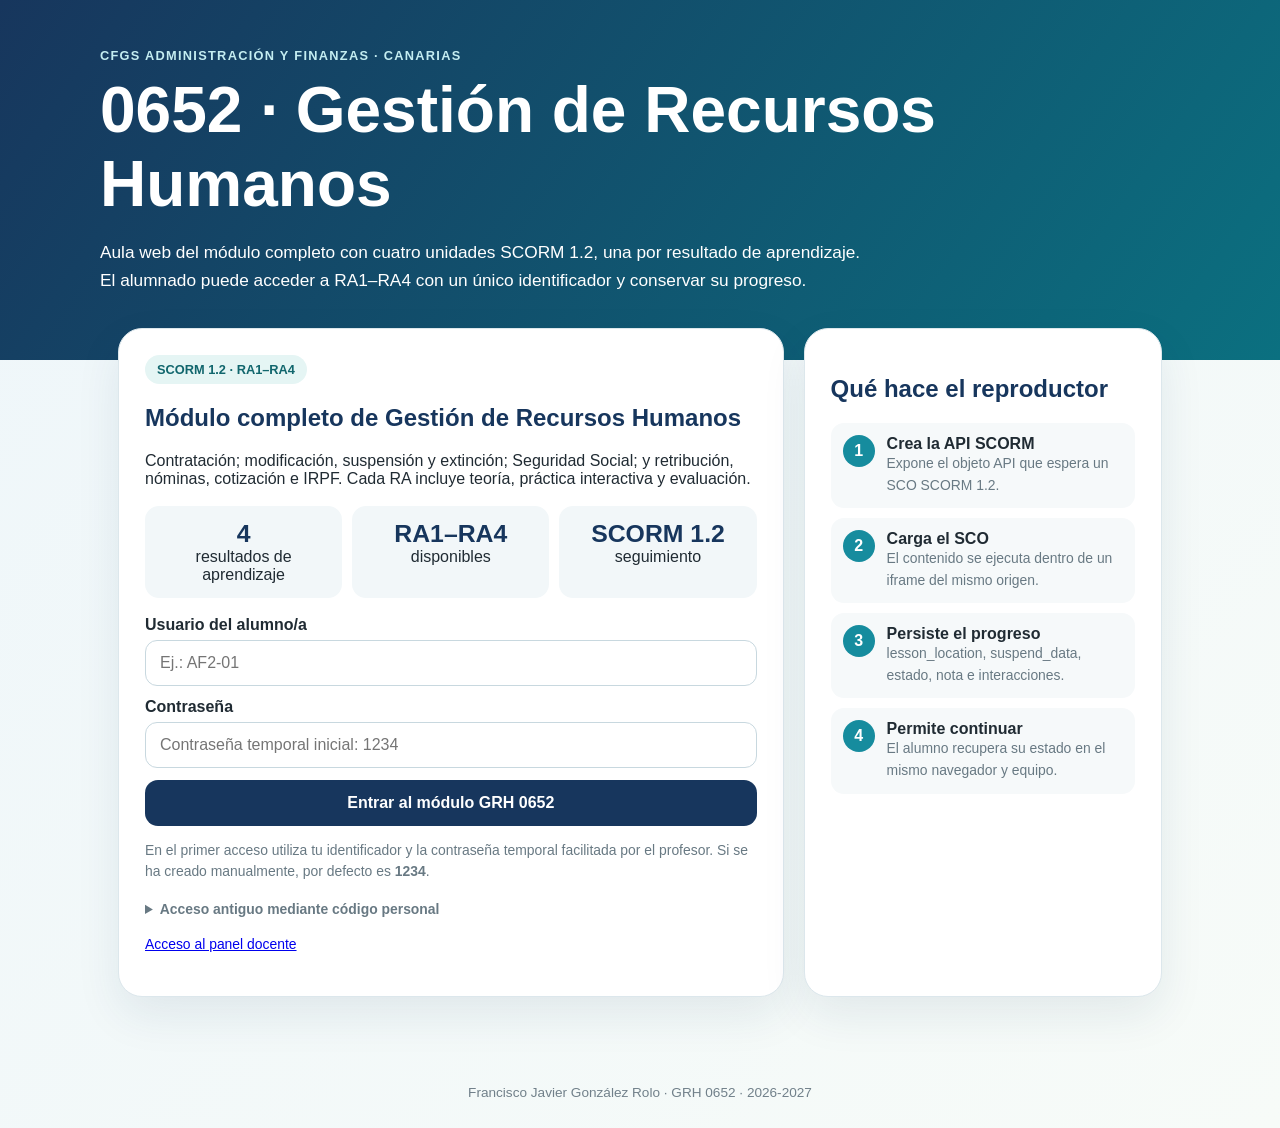
<file: grh0652/index.html>
<!doctype html>
<html lang="es">
<head>
<meta charset="utf-8"><meta name="viewport" content="width=device-width,initial-scale=1">
<title>GRH 0652 · Aula SCORM</title>
<style>
:root{--navy:#17365d;--blue:#2f5597;--teal:#168c9e;--green:#2e7d5b;--bg:#f4f7f9;--ink:#202b33;--muted:#687983}
*{box-sizing:border-box}body{margin:0;font-family:Inter,Segoe UI,Arial,sans-serif;background:linear-gradient(135deg,#eef6fa,#f7fbf8);color:var(--ink)}
.hero{background:linear-gradient(125deg,var(--navy),#0b7080);color:#fff;padding:48px 22px}.wrap{max-width:1080px;margin:auto}
.eyebrow{font-size:.8rem;font-weight:900;letter-spacing:.1em;color:#c4edf1}.hero h1{font-size:clamp(2.2rem,5vw,4rem);margin:.15em 0}.hero p{font-size:1.08rem;line-height:1.65;max-width:780px}
main{max-width:1080px;margin:-32px auto 60px;padding:0 18px}.card{background:#fff;border:1px solid #dce7ec;border-radius:24px;padding:26px;box-shadow:0 18px 45px #17365d16}
.grid{display:grid;grid-template-columns:1.3fr .7fr;gap:20px}@media(max-width:780px){.grid{grid-template-columns:1fr}}
.badge{display:inline-block;padding:7px 12px;border-radius:999px;background:#e5f5f4;color:#11666d;font-size:.8rem;font-weight:900}.card h2{color:var(--navy)}
.stats{display:grid;grid-template-columns:repeat(3,1fr);gap:10px;margin:18px 0}.stat{background:#f2f7f9;border-radius:14px;padding:14px;text-align:center}.stat b{display:block;font-size:1.55rem;color:var(--navy)}
label{display:block;font-weight:800;margin:12px 0 6px}input{width:100%;padding:13px 14px;border:1px solid #c8d8df;border-radius:12px;font:inherit}
button{width:100%;margin-top:12px;border:0;border-radius:13px;padding:14px;background:var(--navy);color:#fff;font:inherit;font-weight:900;cursor:pointer}
.note{font-size:.87rem;color:var(--muted);line-height:1.55}.steps{display:grid;gap:10px}.step{display:flex;gap:12px;padding:12px;background:#f6f9fa;border-radius:13px}.num{width:32px;height:32px;flex:0 0 32px;display:grid;place-items:center;border-radius:50%;background:var(--teal);color:#fff;font-weight:900}
footer{text-align:center;padding:28px;color:#71808a;font-size:.85rem}
</style>
</head>
<body>
<section class="hero"><div class="wrap"><div class="eyebrow">CFGS ADMINISTRACIÓN Y FINANZAS · CANARIAS</div><h1>0652 · Gestión de Recursos Humanos</h1><p>Aula web del módulo completo con cuatro unidades SCORM 1.2, una por resultado de aprendizaje. El alumnado puede acceder a RA1–RA4 con un único identificador y conservar su progreso.</p></div></section>
<main><div class="grid">
<section class="card"><span class="badge">SCORM 1.2 · RA1–RA4</span><h2>Módulo completo de Gestión de Recursos Humanos</h2><p>Contratación; modificación, suspensión y extinción; Seguridad Social; y retribución, nóminas, cotización e IRPF. Cada RA incluye teoría, práctica interactiva y evaluación.</p>
<div class="stats"><div class="stat"><b>4</b>resultados de aprendizaje</div><div class="stat"><b>RA1–RA4</b>disponibles</div><div class="stat"><b>SCORM 1.2</b>seguimiento</div></div>
<label for="studentUser">Usuario del alumno/a</label><input id="studentUser" autocomplete="username" placeholder="Ej.: AF2-01">
<label for="studentPass">Contraseña</label><input id="studentPass" type="password" autocomplete="current-password" placeholder="Contraseña temporal inicial: 1234">
<button id="launch">Entrar al módulo GRH 0652</button>
<p class="note" id="loginStatus">En el primer acceso utiliza tu identificador y la contraseña temporal facilitada por el profesor. Si se ha creado manualmente, por defecto es <b>1234</b>.</p>
<div id="changeBox" style="display:none;margin-top:16px;padding:16px;border-radius:14px;background:#fff7e3;border:1px solid #ead08c">
 <b>Cambio obligatorio de contraseña</b>
 <p class="note">Por seguridad, sustituye la contraseña temporal antes de continuar.</p>
 <label for="newPass">Nueva contraseña</label><input id="newPass" type="password" autocomplete="new-password" placeholder="Mínimo 8 caracteres">
 <label for="newPass2">Repite la nueva contraseña</label><input id="newPass2" type="password" autocomplete="new-password">
 <button id="changePass">Guardar nueva contraseña y continuar</button>
</div>
<details style="margin-top:16px"><summary class="note" style="cursor:pointer;font-weight:800">Acceso antiguo mediante código personal</summary>
 <label for="access">Código de acceso legado</label><input id="access" autocomplete="off" placeholder="Pega aquí el código personal">
 <button id="legacyLaunch" type="button">Entrar con código antiguo</button>
</details>
<p class="note"><a href="teacher.html">Acceso al panel docente</a></p></section>
<aside class="card"><h2>Qué hace el reproductor</h2><div class="steps">
<div class="step"><div class="num">1</div><div><b>Crea la API SCORM</b><div class="note">Expone el objeto API que espera un SCO SCORM 1.2.</div></div></div>
<div class="step"><div class="num">2</div><div><b>Carga el SCO</b><div class="note">El contenido se ejecuta dentro de un iframe del mismo origen.</div></div></div>
<div class="step"><div class="num">3</div><div><b>Persiste el progreso</b><div class="note">lesson_location, suspend_data, estado, nota e interacciones.</div></div></div>
<div class="step"><div class="num">4</div><div><b>Permite continuar</b><div class="note">El alumno recupera su estado en el mismo navegador y equipo.</div></div></div>
</div></aside></div></main>
<footer>Francisco Javier González Rolo · GRH 0652 · 2026-2027</footer>
<script>
const q=new URLSearchParams(location.search);
if(q.get('api'))localStorage.setItem('grh0652.api',q.get('api'));
const API=(q.get('api')||localStorage.getItem('grh0652.api')||location.origin).replace(/\/$/,'');
const user=document.getElementById('studentUser'),pass=document.getElementById('studentPass'),access=document.getElementById('access'),status=document.getElementById('loginStatus');
let pendingToken='',pendingCurrentPassword='';
access.value=q.get('access')||'';

function saveSession(token,studentId){
 localStorage.setItem('grh0652.studentKey',token);
 localStorage.setItem('grh0652.student',studentId);
 history.replaceState({},'',location.pathname+(q.get('api')?'?api='+encodeURIComponent(q.get('api')):''));
}
function clearSession(){localStorage.removeItem('grh0652.studentKey');localStorage.removeItem('grh0652.student')}
function enterCourse(){location.href='course.html'}

async function login(){
 const student_id=user.value.trim(),password=pass.value;
 if(!API){status.textContent='El servidor de GRH no está configurado.';return}
 if(!student_id||!password){status.textContent='Introduce usuario y contraseña.';(!student_id?user:pass).focus();return}
 const b=document.getElementById('launch');b.disabled=true;status.textContent='Validando credenciales…';
 try{
  const r=await fetch(API+'/api/student/login',{method:'POST',headers:{'Content-Type':'application/json'},body:JSON.stringify({student_id,password})});
  const d=await r.json().catch(()=>({}));if(!r.ok)throw new Error(d.detail||'Usuario o contraseña incorrectos');
  saveSession(d.token,d.student_id);
  if(d.must_change_password){
    pendingToken=d.token;pendingCurrentPassword=password;
    document.getElementById('changeBox').style.display='block';
    status.textContent='Acceso correcto. Debes cambiar la contraseña temporal antes de continuar.';
  }else enterCourse();
 }catch(e){clearSession();status.textContent='No se pudo iniciar sesión: '+e.message}
 finally{b.disabled=false}
}
async function changePassword(){
 const p1=document.getElementById('newPass').value,p2=document.getElementById('newPass2').value;
 if(p1.length<8){status.textContent='La nueva contraseña debe tener al menos 8 caracteres.';return}
 if(p1!==p2){status.textContent='Las nuevas contraseñas no coinciden.';return}
 try{
  const r=await fetch(API+'/api/student/password',{method:'PUT',headers:{'Content-Type':'application/json','X-Student-Token':pendingToken},body:JSON.stringify({current_password:pendingCurrentPassword,new_password:p1})});
  const d=await r.json().catch(()=>({}));if(!r.ok)throw new Error(d.detail||'No se pudo cambiar la contraseña');
  status.textContent='Contraseña actualizada correctamente.';enterCourse();
 }catch(e){status.textContent='No se pudo cambiar la contraseña: '+e.message}
}
async function legacyLogin(){
 const token=access.value.trim();if(!token){status.textContent='Introduce el código personal antiguo.';access.focus();return}
 status.textContent='Validando código antiguo…';
 try{
  const r=await fetch(API+'/api/student/session',{headers:{'X-Student-Token':token}});const d=await r.json().catch(()=>({}));
  if(!r.ok)throw new Error(d.detail||'Acceso no válido');saveSession(token,d.student_id);enterCourse()
 }catch(e){clearSession();status.textContent='No se pudo iniciar sesión: '+e.message}
}
document.getElementById('launch').onclick=login;
document.getElementById('changePass').onclick=changePassword;
document.getElementById('legacyLaunch').onclick=legacyLogin;
pass.addEventListener('keydown',e=>{if(e.key==='Enter')login()});
access.addEventListener('keydown',e=>{if(e.key==='Enter')legacyLogin()});
if(q.get('access')&&API)legacyLogin();
</script></body></html>
</file>
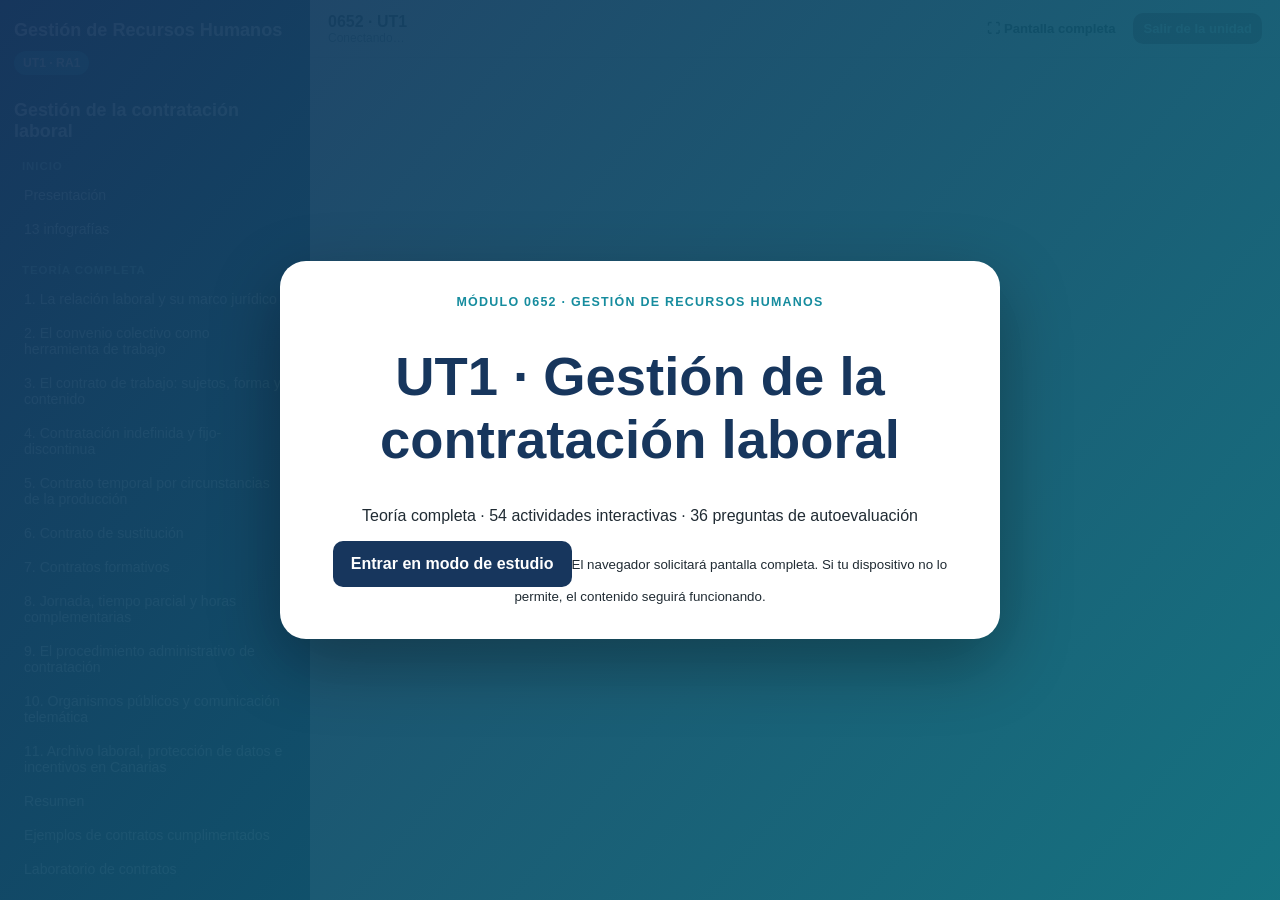
<file: grh0652/scorm/ut1/index.html>
<!doctype html><html lang="es"><head><meta charset="utf-8"><meta name="viewport" content="width=device-width,initial-scale=1"><title>0652 · UT1 · Gestión de la contratación laboral</title><link rel="stylesheet" href="assets/style.css"></head><body>
<div id="launchOverlay" class="launch-overlay"><div class="launch-card"><div class="eyebrow">MÓDULO 0652 · GESTIÓN DE RECURSOS HUMANOS</div><h1>UT1 · Gestión de la contratación laboral</h1><p>Teoría completa · 54 actividades interactivas · 36 preguntas de autoevaluación</p><button id="enterBtn" class="btn primary big">Entrar en modo de estudio</button><small>El navegador solicitará pantalla completa. Si tu dispositivo no lo permite, el contenido seguirá funcionando.</small></div></div>
<div class="app" id="app"><aside class="sidebar"><div class="brand">Gestión de Recursos Humanos</div><div class="unit-tag">UT1 · RA1</div><h2>Gestión de la contratación laboral</h2><div class="nav-group">Inicio</div><button class="nav-btn" data-target="inicio">Presentación</button><button class="nav-btn" data-target="infografias">13 infografías</button><div class="nav-group">Teoría completa</div><button class="nav-btn" data-target="teoria-1">1. La relación laboral
y su marco jurídico</button><button class="nav-btn" data-target="teoria-2">2. El
convenio colectivo como herramienta de trabajo</button><button class="nav-btn" data-target="teoria-3">3. El contrato
de trabajo: sujetos, forma y contenido</button><button class="nav-btn" data-target="teoria-4">4. Contratación
indefinida y fijo-discontinua</button><button class="nav-btn" data-target="teoria-5">5.
Contrato temporal por circunstancias de la producción</button><button class="nav-btn" data-target="teoria-6">6. Contrato de sustitución</button><button class="nav-btn" data-target="teoria-7">7. Contratos formativos</button><button class="nav-btn" data-target="teoria-8">8. Jornada,
tiempo parcial y horas complementarias</button><button class="nav-btn" data-target="teoria-9">9. El
procedimiento administrativo de contratación</button><button class="nav-btn" data-target="teoria-10">10. Organismos
públicos y comunicación telemática</button><button class="nav-btn" data-target="teoria-11">11.
Archivo laboral, protección de datos e incentivos en Canarias</button><button class="nav-btn" data-target="resumen">Resumen</button><button class="nav-btn" data-target="ejemplos-contratos">Ejemplos de contratos cumplimentados</button><button class="nav-btn" data-target="laboratorio-contratos">Laboratorio de contratos</button><div class="nav-group">Práctica por CE</div><button class="nav-btn" data-target="practica-home">Mapa de práctica</button><button class="nav-btn" data-target="pract-1a">1.a · Seleccionar la normativa que regula la contratación laboral</button><button class="nav-btn" data-target="pract-1b">1.b · Identificar las fases del proceso de contratación</button><button class="nav-btn" data-target="pract-1c">1.c · Interpretar las funciones de los organismos públicos</button><button class="nav-btn" data-target="pract-1d">1.d · Determinar modalidades de contratación y sus elementos</button><button class="nav-btn" data-target="pract-1e">1.e · Proponer la modalidad contractual adecuada</button><button class="nav-btn" data-target="pract-1f">1.f · Aplicar correctamente el convenio colectivo</button><button class="nav-btn" data-target="pract-1g">1.g · Cumplimentar la documentación de contratación</button><button class="nav-btn" data-target="pract-1h">1.h · Reconocer vías de comunicación con personas y organismos</button><button class="nav-btn" data-target="pract-1i">1.i · Utilizar programas informáticos para confección, registro y archivo</button><div class="nav-group">Preparación y evaluación</div><button class="nav-btn" data-target="autoevaluacion">Autoevaluación de preparación</button><button class="nav-btn" data-target="examen-evaluable">Examen evaluable</button><div class="nav-group">Seguimiento</div><button class="nav-btn" data-target="mis-resultados">Mis resultados y feedback</button><div class="nav-group">Recursos</div><button class="nav-btn" data-target="fuentes">Fuentes</button><div class="progress-box"><div class="bar"><span id="progressBar"></span></div><div id="progressText">0% recorrido</div><div class="stats"><span>Práctica: <b id="practiceCount">0/54</b></span><span>Mejor nota: <b id="bestScore">0%</b></span></div></div></aside>
<div class="content"><header class="topbar"><button id="menuBtn" class="icon-btn">☰</button><div><strong>0652 · UT1</strong><span id="mode" class="mode">Conectando…</span></div><div class="top-actions"><button id="fullscreenBtn" class="btn tiny">⛶ Pantalla completa</button><button id="exitBtn" class="btn danger tiny">Salir de la unidad</button></div></header><main>
<section class="screen" id="inicio"><div class="hero"><span class="pill">RA1</span><span class="pill">35 h de referencia</span><span class="pill">SCORM 1.2</span><h1>UT1 · Gestión de la contratación laboral</h1><p><strong>Gestiona la documentación que genera el proceso de contratación, aplicando la normativa vigente.</strong></p></div><div class="mini-stat"><div><strong>11</strong>capítulos de teoría</div><div><strong>54</strong>ejercicios interactivos</div><div><strong>36</strong>preguntas finales</div><div><strong>13</strong>infografías</div></div><div class="card"><h2>Criterios de evaluación del RA1</h2><div class="ce-table"><div><b>1.a</b><span>Se ha seleccionado la normativa que regula la contratación laboral.</span></div><div><b>1.b</b><span>Se han identificado las fases del proceso de contratación.</span></div><div><b>1.c</b><span>Se han interpretado las funciones de los organismos públicos que intervienen en el proceso de contratación.</span></div><div><b>1.d</b><span>Se han determinado las distintas modalidades de contratación laboral vigentes y sus elementos, aplicables a cada colectivo.</span></div><div><b>1.e</b><span>Se ha propuesto la modalidad de contrato más adecuado a las necesidades del puesto de trabajo y a las características de empresas y trabajadores.</span></div><div><b>1.f</b><span>Se han especificado las funciones de los convenios colectivos y las variables que regulan con relación a la contratación laboral.</span></div><div><b>1.g</b><span>Se ha cumplimentado la documentación que se genera en cada una de las fases del proceso de contratación.</span></div><div><b>1.h</b><span>Se han reconocido las vías de comunicación convencionales y telemáticas con las personas y organismos oficiales que intervienen en el proceso de contratación.</span></div><div><b>1.i</b><span>Se han empleado programas informáticos específicos para la confección, registro y archivo de la información y documentación relevante en el proceso de contratación.</span></div></div></div><div class="notice"><strong>Cómo trabajar:</strong> estudia la teoría, utiliza las infografías para repasar y completa los seis ejercicios de cada criterio. La autoevaluación final requiere un 70 % para superar la unidad.</div><div class="pdf-box"><div><strong>Edición web del SCORM</strong><br><span>La teoría, las actividades y la evaluación están integradas en este SCO. El PDF de apoyo se distribuye por separado en la edición Moodle.</span></div></div><div class="actions"><button class="btn primary" data-goto="teoria-1">Comenzar</button></div></section>
<section class="screen" id="infografias"><div class="hero compact"><span class="pill">Apoyo visual</span><h1>Infografías de la Unidad 1</h1><p>Utilízalas para anticipar contenidos, repasar o preparar la autoevaluación.</p></div><div class="info-grid"><figure class="info-card"><img src="assets/infografias/01_mapa_ut1.svg" alt="Mapa general de la Unidad 1"><figcaption>Mapa general de la Unidad 1</figcaption></figure><figure class="info-card"><img src="assets/infografias/02_relacion_laboral.svg" alt="La relación laboral"><figcaption>La relación laboral</figcaption></figure><figure class="info-card"><img src="assets/infografias/03_fuentes.svg" alt="Fuentes del Derecho laboral"><figcaption>Fuentes del Derecho laboral</figcaption></figure><figure class="info-card"><img src="assets/infografias/04_convenio.svg" alt="El convenio colectivo"><figcaption>El convenio colectivo</figcaption></figure><figure class="info-card"><img src="assets/infografias/05_contrato.svg" alt="El contrato de trabajo"><figcaption>El contrato de trabajo</figcaption></figure><figure class="info-card"><img src="assets/infografias/06_modalidades.svg" alt="Modalidades de contratación"><figcaption>Modalidades de contratación</figcaption></figure><figure class="info-card"><img src="assets/infografias/07_indefinido.svg" alt="Contratación indefinida"><figcaption>Contratación indefinida</figcaption></figure><figure class="info-card"><img src="assets/infografias/08_fijo_discontinuo.svg" alt="Contrato fijo-discontinuo"><figcaption>Contrato fijo-discontinuo</figcaption></figure><figure class="info-card"><img src="assets/infografias/09_temporal.svg" alt="Contratación temporal y causalidad"><figcaption>Contratación temporal y causalidad</figcaption></figure><figure class="info-card"><img src="assets/infografias/10_parcial_fd.svg" alt="Tiempo parcial y fijo-discontinuo"><figcaption>Tiempo parcial y fijo-discontinuo</figcaption></figure><figure class="info-card"><img src="assets/infografias/11_documentacion.svg" alt="Documentación y gestión administrativa"><figcaption>Documentación y gestión administrativa</figcaption></figure><figure class="info-card"><img src="assets/infografias/12_organismos.svg" alt="Organismos y trámites"><figcaption>Organismos y trámites</figcaption></figure><figure class="info-card"><img src="assets/infografias/13_claves.svg" alt="Errores habituales y claves de la UT1"><figcaption>Errores habituales y claves de la UT1</figcaption></figure></div></section>
<section class="screen" id="teoria-1"><div class="card lesson-body"><h1 id="la-relación-laboral-y-su-marco-jurídico">1. La relación laboral
y su marco jurídico</h1>
<p>Contratar no consiste en elegir un formulario y rellenarlo. Antes de
redactar una sola cláusula hay que saber qué relación jurídica existe,
qué normas la regulan y cuál de ellas prevalece. Una buena gestión
laboral comienza, por tanto, mucho antes de la firma del contrato:
empieza identificando correctamente la fuente normativa aplicable.</p>
<p><img alt="Esquema de las fuentes del Derecho laboral y de su jerarquía normativa." src="assets/media/image3.svg" style="width:6.1811in;height:3.78593in" title="Esquema de las fuentes del Derecho laboral y de su jerarquía normativa."/></p>
<p><em>Esquema 1. Jerarquía práctica de fuentes laborales.</em></p>
<h2 id="trabajo-por-cuenta-ajena">Trabajo por cuenta ajena</h2>
<p>La relación laboral ordinaria aparece cuando una persona presta
servicios voluntarios, retribuidos, por cuenta ajena y dentro del ámbito
de organización y dirección de otra persona, física o jurídica. Estos
rasgos permiten diferenciar el contrato de trabajo de colaboraciones
mercantiles, actividades autónomas o prestaciones excluidas. En la
práctica administrativa, clasificar mal la relación puede provocar
cotizaciones incorrectas, sanciones y conflictos sobre derechos
laborales.</p>
<h2 id="fuentes-del-derecho-del-trabajo">Fuentes del Derecho del
Trabajo</h2>
<p>La Constitución, las normas de la Unión Europea, los convenios de la
OIT incorporados al ordenamiento, las leyes y reglamentos, los convenios
colectivos, el contrato y la costumbre profesional forman un sistema
jerarquizado. No todas las fuentes tienen la misma fuerza ni pueden
utilizarse para empeorar condiciones indisponibles. El técnico de
recursos humanos debe localizar la versión vigente y saber hasta dónde
puede llegar cada fuente.</p>
<h2 id="principios-de-aplicación">Principios de aplicación</h2>
<p>La jerarquía normativa se completa con principios propios del Derecho
laboral: norma mínima, norma más favorable, condición más beneficiosa,
irrenunciabilidad de derechos y, cuando exista una duda jurídica real en
la interpretación de una norma, el principio protector. No son atajos
para elegir lo que más conviene a una parte; se aplican con criterios
jurídicos concretos y deben distinguirse de una simple preferencia
empresarial.</p>
<h2 id="norma-vigente">Norma vigente</h2>
<p>En materia laboral es frecuente trabajar con textos modificados
muchas veces. Por ello, la fuente de consulta debe ser oficial y
consolidada siempre que sea posible. Una captura antigua, un blog o una
plantilla descargada pueden servir para orientarse, pero nunca para dar
por vigente una modalidad contractual, una cuantía o un plazo. BOE,
Seguridad Social, SEPE y organismos competentes son la referencia de
comprobación.</p>
<h2 id="papel-del-técnico-superior">Papel del técnico superior</h2>
<p>El trabajo administrativo exige convertir una norma general en una
decisión concreta: qué contrato procede, qué dato debe constar, qué
comunicación hay que realizar, qué plazo debe respetarse y qué documento
se archiva. La calidad profesional se aprecia en esa traducción entre
norma y procedimiento, y no en la mera capacidad para copiar textos
legales.</p>
<h2 id="método-profesional">Método profesional</h2>
<ol start="1" type="1">
<li><p>Definir el hecho: quién presta servicios, para quién, con qué
horario, medios y retribución.</p></li>
<li><p>Localizar la normativa estatal aplicable.</p></li>
<li><p>Identificar el convenio colectivo y su ámbito.</p></li>
<li><p>Comprobar si hay una condición contractual o empresarial más
favorable.</p></li>
<li><p>Documentar la decisión y conservar la fuente utilizada.</p></li>
</ol>
<table>
<colgroup>
<col style="width: 100%"/>
</colgroup>
<thead>
<tr class="header">
<th><strong>CASO CANARIAS<br>
</br></strong>Una asesoría de Guía de Isora recibe a una pequeña empresa que
quiere incorporar a una persona para llevar facturación y atención
administrativa. Antes de proponer un contrato, el técnico comprueba la
actividad de la empresa, el convenio aplicable, la jornada prevista y si
el puesto es estructural o responde a una necesidad temporal
acreditable.</th>
</tr>
</thead>
<tbody>
</tbody>
</table>
<table>
<colgroup>
<col style="width: 100%"/>
</colgroup>
<thead>
<tr class="header">
<th><strong>ERROR HABITUAL<br/>
</strong>Buscar primero el modelo de contrato y decidir después la
causa. El orden correcto es el contrario: se analiza la necesidad, se
identifica la modalidad legalmente posible y, solo entonces, se
formaliza el documento.</th>
</tr>
</thead>
<tbody>
</tbody>
</table>
<table>
<colgroup>
<col style="width: 100%"/>
</colgroup>
<thead>
<tr class="header">
<th><strong>COMPRUEBA<br/>
</strong>¿Podrías justificar por qué el contrato individual no puede
eliminar un derecho reconocido por una norma imperativa o por un
convenio aplicable?</th>
</tr>
</thead>
<tbody>
</tbody>
</table>
<h3 id="apunte-de-trabajo">Apunte de trabajo</h3>
<p><strong>Resume el procedimiento en cuatro pasos y señala en cuál de
ellos sería más fácil cometer un error.</strong></p></div><div class="actions"><button class="btn secondary" data-goto="inicio">Anterior</button><button class="btn primary" data-goto="teoria-2">Siguiente</button></div></section><section class="screen" id="teoria-2"><div class="card lesson-body"><h1 id="el-convenio-colectivo-como-herramienta-de-trabajo">2. El
convenio colectivo como herramienta de trabajo</h1>
<p>Para quien gestiona personal, el convenio colectivo no es una lectura
complementaria. Es uno de los documentos de consulta cotidiana. En él se
encuentran datos que condicionan la contratación y la nómina:
clasificación profesional, jornada, periodos de prueba, complementos,
vacaciones, licencias, preavisos o régimen disciplinario.</p>
<h2 id="ámbito-de-aplicación">Ámbito de aplicación</h2>
<p>Antes de usar un convenio hay que verificar sus ámbitos funcional,
territorial, personal y temporal. Que una empresa esté situada en
Tenerife no basta para escoger un convenio: importa qué actividad
realiza, a qué personas se aplica, qué territorio cubre y si el texto
está vigente o prorrogado. Muchos errores de nómina comienzan con un
convenio mal identificado.</p>
<h2 id="estructura-y-clasificación-profesional">Estructura y
clasificación profesional</h2>
<p>Los convenios suelen ordenar los puestos mediante grupos, niveles o
categorías y describen funciones y retribuciones. La clasificación
determina con frecuencia salarios mínimos de convenio y complementos. El
contrato debe guardar coherencia con las funciones reales; asignar una
categoría inferior a la actividad efectivamente desarrollada puede
generar diferencias salariales y reclamaciones.</p>
<h2 id="jornada-y-tiempo-de-trabajo">Jornada y tiempo de trabajo</h2>
<p>La duración anual, distribución, descansos, vacaciones y reglas sobre
horas extraordinarias o complementarias pueden concretarse por convenio
dentro de los límites legales. En sectores con actividad turística,
turnos y trabajo en fines de semana, esta lectura adquiere especial
relevancia para organizar una contratación realista.</p>
<h2 id="periodos-de-prueba-y-preavisos">Periodos de prueba y
preavisos</h2>
<p>El Estatuto establece límites y remite en determinados aspectos a la
negociación colectiva. Por eso no debe introducirse automáticamente el
mismo periodo de prueba en todos los contratos. Algo semejante ocurre
con determinados preavisos y procedimientos: el convenio puede precisar
reglas que el técnico debe trasladar a la documentación.</p>
<h2 id="consulta-responsable">Consulta responsable</h2>
<p>Conviene descargar el texto desde una fuente fiable, conservar la
fecha de consulta y registrar qué artículos se han utilizado. Cuando
exista una revisión salarial posterior, hay que comprobar desde cuándo
produce efectos y si exige abonar atrasos.</p>
<h2 id="método-profesional-1">Método profesional</h2>
<ol start="1" type="1">
<li><p>Identificar el CNAE/actividad real sin usarlo como único
criterio.</p></li>
<li><p>Buscar el convenio potencialmente aplicable en fuente
oficial.</p></li>
<li><p>Comprobar ámbito funcional, territorial, personal y
temporal.</p></li>
<li><p>Localizar clasificación, jornada, periodo de prueba y tablas
salariales.</p></li>
<li><p>Registrar versión y fecha de consulta en el expediente.</p></li>
</ol>
<table>
<colgroup>
<col style="width: 100%"/>
</colgroup>
<thead>
<tr class="header">
<th><strong>CASO CANARIAS<br/>
</strong>En una empresa alojativa del sur de Tenerife, el alumnado
compara las funciones de recepción, administración y reservas con la
clasificación del convenio que resulte aplicable. El objetivo no es
memorizar tablas, sino aprender a extraer los datos necesarios para
contratar y retribuir correctamente.</th>
</tr>
</thead>
<tbody>
</tbody>
</table>
<table>
<colgroup>
<col style="width: 100%"/>
</colgroup>
<thead>
<tr class="header">
<th><strong>ERROR HABITUAL<br/>
</strong>Dar por hecho que “hostelería” significa exactamente lo mismo
para cualquier empresa turística. La actividad principal y el ámbito
funcional del convenio deben comprobarse; una empresa externa de
mantenimiento o una asesoría que trabaja para hoteles puede estar
sometida a otro convenio.</th>
</tr>
</thead>
<tbody>
</tbody>
</table>
<table>
<colgroup>
<col style="width: 100%"/>
</colgroup>
<thead>
<tr class="header">
<th><strong>COMPRUEBA<br/>
</strong>¿Qué cuatro ámbitos comprobarías antes de afirmar que un
convenio es aplicable a una empresa?</th>
</tr>
</thead>
<tbody>
</tbody>
</table>
<h3 id="apunte-de-trabajo-1">Apunte de trabajo</h3>
<p><strong>Explica con tus palabras las dos decisiones más importantes
de este apartado y anota la fuente oficial que consultarías para
comprobarlas.</strong></p></div><div class="actions"><button class="btn secondary" data-goto="teoria-1">Anterior</button><button class="btn primary" data-goto="teoria-3">Siguiente</button></div></section><section class="screen" id="teoria-3"><div class="card lesson-body"><h1 id="el-contrato-de-trabajo-sujetos-forma-y-contenido">3. El contrato
de trabajo: sujetos, forma y contenido</h1>
<p>El contrato convierte la incorporación de una persona en una relación
jurídica concreta. Su redacción debe ser coherente con la necesidad
empresarial, la modalidad elegida, el convenio y la información
efectivamente comunicada a la persona trabajadora.</p>
<h2 id="sujetos-y-capacidad">Sujetos y capacidad</h2>
<p>Intervienen la persona trabajadora y la parte empleadora. La
capacidad para contratar puede estar condicionada por la edad, la
representación de menores o situaciones específicas. En la empresa,
además, quien firma debe tener facultades suficientes para actuar en
nombre de la organización.</p>
<h2 id="forma-escrita">Forma escrita</h2>
<p>Aunque la ley admite algunos supuestos de contratación verbal,
numerosas modalidades y condiciones exigen forma escrita. Además,
cualquiera de las partes puede exigirla en determinados términos. Desde
una perspectiva de gestión, documentar correctamente la relación reduce
incertidumbre y permite probar jornada, duración, puesto y condiciones
esenciales.</p>
<h2 id="contenido-esencial">Contenido esencial</h2>
<p>Identidad de las partes, centro y puesto, grupo profesional, fecha de
inicio, duración cuando proceda, jornada, distribución, salario, periodo
de prueba, convenio y demás cláusulas necesarias deben ser coherentes.
No basta con que cada campo esté formalmente cumplimentado: el conjunto
tiene que describir una relación posible y legal.</p>
<h2 id="información-laboral">Información laboral</h2>
<p>La empresa tiene obligaciones de información sobre elementos
esenciales de la relación. El técnico debe distinguir lo que figura en
el propio contrato de la información que puede completarse mediante
anexos o comunicaciones, y conservar prueba de la entrega.</p>
<h2 id="periodo-de-prueba">Periodo de prueba</h2>
<p>Debe pactarse por escrito y respetar límites legales y
convencionales. Durante su vigencia operan reglas específicas, pero no
es un espacio sin derechos: la relación existe, hay alta y cotización, y
siguen siendo aplicables los principios de igualdad y no
discriminación.</p>
<h2 id="método-profesional-2">Método profesional</h2>
<ol start="1" type="1">
<li><p>Recoger datos de empresa y persona candidata.</p></li>
<li><p>Confirmar puesto, grupo, funciones, jornada, salario y
centro.</p></li>
<li><p>Seleccionar modalidad y justificar su causa cuando sea
necesaria.</p></li>
<li><p>Revisar convenio y periodo de prueba.</p></li>
<li><p>Formalizar, firmar, comunicar y archivar.</p></li>
</ol>
<table>
<colgroup>
<col style="width: 100%"/>
</colgroup>
<thead>
<tr class="header">
<th><strong>CASO CANARIAS<br/>
</strong>Una sociedad de servicios administrativos de Tenerife contrata
a una técnica para jornada completa. El ejercicio obliga a comprobar que
el salario pactado supera los mínimos legales y convencionales, que las
funciones coinciden con el grupo y que el periodo de prueba no excede el
permitido.</th>
</tr>
</thead>
<tbody>
</tbody>
</table>
<table>
<colgroup>
<col style="width: 100%"/>
</colgroup>
<thead>
<tr class="header">
<th><strong>ERROR HABITUAL<br/>
</strong>Confundir contrato “bien rellenado” con contrato correcto. Unformulario puede no tener casillas vacías y, sin embargo, contener una
causa temporal insuficiente, un grupo profesional incoherente o un
periodo de prueba inválido.</th>
</tr>
</thead>
<tbody>
</tbody>
</table>
<table>
<colgroup>
<col style="width: 100%"/>
</colgroup>
<thead>
<tr class="header">
<th><strong>COMPRUEBA<br/>
</strong>¿Qué datos revisarías de manera cruzada entre oferta, convenio,
contrato y alta en Seguridad Social?</th>
</tr>
</thead>
<tbody>
</tbody>
</table>
<h3 id="apunte-de-trabajo-2">Apunte de trabajo</h3>
<p><strong>Escribe tres conceptos clave y formula una pregunta que
podrías plantear en una asesoría o departamento de
personal.</strong></p></div><div class="actions"><button class="btn secondary" data-goto="teoria-2">Anterior</button><button class="btn primary" data-goto="teoria-4">Siguiente</button></div></section><section class="screen" id="teoria-4"><div class="card lesson-body"><h1 id="contratación-indefinida-y-fijo-discontinua">4. Contratación
indefinida y fijo-discontinua</h1>
<p>La contratación indefinida constituye la forma ordinaria de
vinculación cuando la necesidad de trabajo no tiene una causa temporal
legalmente suficiente. Dentro de ella, el contrato fijo-discontinuo
responde a trabajos de naturaleza estacional, vinculados a actividades
de temporada o de prestación intermitente en los términos previstos
legalmente.</p>
<p><img alt="Esquema para seleccionar la modalidad de contratación a partir de la necesidad real de la empresa." src="assets/media/image4.svg" style="width:6.1811in;height:3.55413in" title="Esquema para seleccionar la modalidad de contratación a partir de la necesidad real de la empresa."/></p>
<p><em>Esquema 2. Decisión contractual: la causa antes que el
formulario.</em></p>
<h2 id="indefinido-ordinario">Indefinido ordinario</h2>
<p>No tiene una fecha final predeterminada por una causa temporal. Puede
celebrarse a jornada completa o parcial y admite las particularidades e
incentivos que establezca la normativa. La decisión correcta no depende
de que la empresa “prefiera estabilidad”, sino de la naturaleza de la
necesidad de trabajo.</p>
<h2 id="fijo-discontinuo">Fijo-discontinuo</h2>
<p>Se utiliza cuando la actividad se repite de forma intermitente o
estacional conforme a los supuestos legales. La persona mantiene un
vínculo indefinido, aunque existan periodos de actividad e inactividad.
No debe confundirse con encadenar contratos temporales cada vez que
vuelve la temporada.</p>
<h2 id="llamamiento">Llamamiento</h2>
<p>El convenio colectivo o acuerdo de empresa puede regular criterios
objetivos y formales de llamamiento. La empresa debe aplicar esas reglas
con transparencia y conservar prueba de las comunicaciones, pues un
incumplimiento puede producir consecuencias relevantes.</p>
<h2 id="antigüedad-y-derechos">Antigüedad y derechos</h2>
<p>La condición de fijo-discontinuo no convierte los periodos de
inactividad en una nueva contratación. El vínculo se mantiene. La
normativa establece reglas sobre antigüedad y determinados derechos que
deben revisarse según la cuestión concreta.</p>
<h2 id="contexto-canario">Contexto canario</h2>
<p>En una economía con actividades estacionales, el fijo-discontinuo
merece una atención especial. No obstante, la etiqueta “temporada
turística” no sustituye el análisis: hay que comprobar si el puesto
responde realmente a una actividad intermitente o si la necesidad es
estable durante todo el año.</p>
<h2 id="método-profesional-3">Método profesional</h2>
<ol start="1" type="1">
<li><p>Describir el patrón de actividad durante al menos un ciclo
anual.</p></li>
<li><p>Determinar si la necesidad es estructural continua o
intermitente.</p></li>
<li><p>Comprobar regulación de llamamiento en convenio.</p></li>
<li><p>Documentar jornada estimada y periodo de actividad.</p></li>
<li><p>Planificar comunicaciones y archivo de llamamientos.</p></li>
</ol>
<table>
<colgroup>
<col style="width: 100%"/>
</colgroup>
<thead>
<tr class="header">
<th><strong>CASO CANARIAS<br/>
</strong>Una empresa de ocio de costa trabaja intensamente en
determinadas temporadas y mantiene una plantilla base todo el año. El
alumnado separa puestos estructurales permanentes de actividades
periódicas y justifica en qué casos podría encajar un
fijo-discontinuo.</th>
</tr>
</thead>
<tbody>
</tbody>
</table>
<table>
<colgroup>
<col style="width: 100%"/>
</colgroup>
<thead>
<tr class="header">
<th><strong>ERROR HABITUAL<br/>
</strong>Elegir fijo-discontinuo únicamente porque la empresa quiere
“parar” el contrato unos meses. La modalidad debe corresponder a un
patrón real de actividad previsto por la ley.</th>
</tr>
</thead>
<tbody>
</tbody>
</table>
<table>
<colgroup>
<col style="width: 100%"/>
</colgroup>
<thead>
<tr class="header">
<th><strong>COMPRUEBA<br/>
</strong>¿Qué diferencia esencial existe entre una relación
fija-discontinua y una sucesión de contratos temporales?</th>
</tr>
</thead>
<tbody>
</tbody>
</table>
<h3 id="apunte-de-trabajo-3">Apunte de trabajo</h3>
<p><strong>Convierte el apartado en una lista de comprobación breve que
pudieras utilizar antes de cerrar un expediente.</strong></p></div><div class="actions"><button class="btn secondary" data-goto="teoria-3">Anterior</button><button class="btn primary" data-goto="teoria-5">Siguiente</button></div></section><section class="screen" id="teoria-5"><div class="card lesson-body"><h1 id="contrato-temporal-por-circunstancias-de-la-producción">5.
Contrato temporal por circunstancias de la producción</h1>
<p>Tras la reforma de la contratación temporal, la regla es clara: la
temporalidad exige una causa legal precisa y suficientemente explicada.
En las circunstancias de la producción, el expediente debe permitir
entender qué incremento, oscilación o situación concreta justifica que
la necesidad tenga duración limitada.</p>
<h2 id="causalidad">Causalidad</h2>
<p>No basta escribir “acumulación de tareas”. La causa debe describir el
hecho productivo y su conexión con la duración prevista. Una redacción
genérica dificulta demostrar que la temporalidad estaba justificada.</p>
<h2 id="circunstancias-imprevisibles">Circunstancias imprevisibles</h2>
<p>Determinados incrementos ocasionales e imprevisibles y oscilaciones
que generen desajustes temporales pueden encajar en la modalidad dentro
de los límites legales. La duración debe vincularse a la causa, no
elegirse por costumbre.</p>
<h2 id="situaciones-previsibles-de-corta-duración">Situaciones
previsibles de corta duración</h2>
<p>La ley contempla un régimen específico para situaciones ocasionales
previsibles y de duración reducida, con límites que deben consultarse en
la norma vigente. Requiere planificación y control, por lo que el
departamento de personal no puede gestionarlo como una bolsa indefinida
de días.</p>
<h2 id="formalización-y-prueba">Formalización y prueba</h2>
<p>El contrato debe expresar con precisión la causa habilitante, las
circunstancias concretas que la justifican y su conexión con la
duración. Esa descripción es parte sustantiva de la validez de la
temporalidad.</p>
<h2 id="finalización">Finalización</h2>
<p>La finalización debe producirse conforme a la causa y las reglas de
duración. El técnico comprobará preaviso cuando proceda, liquidación,
indemnización si corresponde, baja y certificado/documentación
asociada.</p>
<h2 id="método-profesional-4">Método profesional</h2>
<ol start="1" type="1">
<li><p>Redactar por escrito el hecho productivo.</p></li>
<li><p>Verificar que la necesidad no sea estructural
permanente.</p></li>
<li><p>Encajar el supuesto en la modalidad legal vigente.</p></li>
<li><p>Relacionar causa y duración.</p></li>
<li><p>Conservar evidencias que permitan explicar la decisión.</p></li>
</ol>
<table>
<colgroup>
<col style="width: 100%"/>
</colgroup>
<thead>
<tr class="header">
<th><strong>CASO CANARIAS<br/>
</strong>Un comercio recibe un pedido extraordinario vinculado a un
evento insular que multiplica durante unas semanas el volumen de
preparación y atención. El caso se utiliza para aprender a describir la
causa sin fórmulas vacías y a diferenciarla de una necesidad permanente
de plantilla.</th>
</tr>
</thead>
<tbody>
</tbody>
</table>
<table>
<colgroup>
<col style="width: 100%"/>
</colgroup>
<thead>
<tr class="header">
<th><strong>ERROR HABITUAL<br/>
</strong>Usar como causa la mera voluntad de “probar” a una persona.
Para eso existe, cuando procede, el periodo de prueba; la temporalidad
exige una necesidad empresarial temporal real.</th>
</tr>
</thead>
<tbody>
</tbody>
</table>
<table>
<colgroup>
<col style="width: 100%"/>
</colgroup>
<thead>
<tr class="header">
<th><strong>COMPRUEBA<br/>
</strong>¿Por qué una causa redactada de forma genérica debilita la
justificación de un contrato temporal?</th>
</tr>
</thead>
<tbody>
</tbody>
</table>
<h3 id="apunte-de-trabajo-4">Apunte de trabajo</h3>
<p><strong>Relaciona lo estudiado con una situación realista de una
empresa de Canarias e indica qué documento o registro se
generaría.</strong></p></div><div class="actions"><button class="btn secondary" data-goto="teoria-4">Anterior</button><button class="btn primary" data-goto="teoria-6">Siguiente</button></div></section><section class="screen" id="teoria-6"><div class="card lesson-body"><h1 id="contrato-de-sustitución">6. Contrato de sustitución</h1>
<p>El contrato de sustitución permite atender necesidades relacionadas
con la ausencia de una persona con derecho a reserva de puesto,
completar determinadas reducciones de jornada o cubrir temporalmente un
puesto durante un proceso de selección o promoción en los términos
previstos legalmente.</p>
<h2 id="persona-sustituida-y-causa">Persona sustituida y causa</h2>
<p>Cuando se sustituye a una persona concreta, la documentación debe
identificarla y expresar la causa de sustitución. La duración está
conectada con el mantenimiento de esa causa.</p>
<h2 id="reserva-de-puesto">Reserva de puesto</h2>
<p>No toda ausencia justifica una sustitución. Hay que verificar que
exista el supuesto legal correspondiente y que la persona ausente
conserve el derecho relevante.</p>
<h2 id="reducción-de-jornada">Reducción de jornada</h2>
<p>Puede existir contratación para completar la jornada reducida de otra
persona cuando concurren los requisitos legales. El contrato debe dejar
claro qué parte de jornada se cubre y por qué.</p>
<h2 id="proceso-de-selección">Proceso de selección</h2>
<p>La modalidad puede emplearse, dentro de los límites legales, para
cubrir temporalmente un puesto durante un proceso de selección o
promoción para su cobertura definitiva. Deben controlarse especialmente
la duración y el cierre del proceso.</p>
<h2 id="coordinación-documental">Coordinación documental</h2>
<p>Fechas de ausencia, alta de la persona sustituta, eventual
coincidencia permitida por la normativa y fecha de reincorporación deben
estar coordinadas. La gestión correcta exige que contrato, alta,
comunicación y expediente cuenten la misma historia.</p>
<h2 id="método-profesional-5">Método profesional</h2>
<ol start="1" type="1">
<li><p>Identificar el supuesto de sustitución y su base legal.</p></li>
<li><p>Documentar la persona o puesto afectado.</p></li>
<li><p>Determinar jornada y duración vinculadas a la causa.</p></li>
<li><p>Formalizar y comunicar.</p></li>
<li><p>Cerrar el contrato cuando desaparezca la causa.</p></li>
</ol>
<table>
<colgroup>
<col style="width: 100%"/>
</colgroup>
<thead>
<tr class="header">
<th><strong>CASO CANARIAS<br/>
</strong>Una administrativa de una asesoría del sur de Tenerife inicia
una situación con reserva de puesto. La empresa necesita continuidad en
la atención de clientes. El alumnado debe preparar la sustitución y
programar qué documentos habrá que revisar cuando se produzca la
reincorporación.</th>
</tr>
</thead>
<tbody>
</tbody>
</table>
<table>
<colgroup>
<col style="width: 100%"/>
</colgroup>
<thead>
<tr class="header">
<th><strong>ERROR HABITUAL<br/>
</strong>Poner una fecha final arbitraria que no guarda relación con la
causa de sustitución. La duración se conecta con el supuesto que
justifica el contrato.</th>
</tr>
</thead>
<tbody>
</tbody>
</table>
<table>
<colgroup>
<col style="width: 100%"/>
</colgroup>
<thead>
<tr class="header">
<th><strong>COMPRUEBA<br/>
</strong>¿Qué información debe permitir relacionar sin duda el contrato
de la persona sustituta con la causa que lo origina?</th>
</tr>
</thead>
<tbody>
</tbody>
</table>
<h3 id="apunte-de-trabajo-5">Apunte de trabajo</h3>
<p><strong>Anota qué dato, plazo o requisito no aceptarías sin comprobar
antes su vigencia y dónde lo verificarías.</strong></p></div><div class="actions"><button class="btn secondary" data-goto="teoria-5">Anterior</button><button class="btn primary" data-goto="teoria-7">Siguiente</button></div></section><section class="screen" id="teoria-7"><div class="card lesson-body"><h1 id="contratos-formativos">7. Contratos formativos</h1>
<p>Los contratos formativos combinan prestación laboral y finalidad
formativa, pero no constituyen una modalidad única. El técnico debedistinguir los supuestos legales, requisitos de acceso, duración,
tutoría, tiempo de trabajo y retribución aplicables en cada caso.</p>
<h2 id="finalidad-formativa">Finalidad formativa</h2>
<p>La formación no puede convertirse en una etiqueta para abaratar un
puesto ordinario. Debe existir una finalidad real y documentada, con el
contenido formativo, tutorización y condiciones que exija la
modalidad.</p>
<h2 id="formación-en-alternancia">Formación en alternancia</h2>
<p>Se orienta a compatibilizar actividad laboral retribuida con procesos
formativos en los términos legales. Exige coordinación entre trabajo y
formación, límites específicos sobre tiempo de trabajo y una retribución
conforme al marco aplicable.</p>
<h2 id="práctica-profesional">Práctica profesional</h2>
<p>La modalidad destinada a adquirir práctica profesional adecuada al
nivel de estudios exige una titulación o formación habilitante y debe
celebrarse dentro del periodo legal correspondiente desde su obtención,
con las particularidades previstas para determinados colectivos.</p>
<h2 id="plan-y-tutoría">Plan y tutoría</h2>
<p>La documentación formativa es parte esencial del expediente. La
empresa debe poder explicar qué competencias se desarrollan, quién
tutoriza y cómo se relacionan las tareas con la finalidad del
contrato.</p>
<h2 id="comprobación-previa">Comprobación previa</h2>
<p>Antes de formalizar, se verifican estudios, fechas, experiencias
previas relevantes y posibles limitaciones. La aplicación informática no
sustituye esta revisión; simplemente registra una decisión que debe ser
jurídicamente correcta.</p>
<h2 id="método-profesional-6">Método profesional</h2>
<ol start="1" type="1">
<li><p>Identificar la finalidad que se pretende.</p></li>
<li><p>Comprobar requisitos de la persona candidata.</p></li>
<li><p>Revisar duración, jornada y retribución vigentes.</p></li>
<li><p>Preparar plan/tutoría y documentación asociada.</p></li>
<li><p>Formalizar y hacer seguimiento del componente formativo.</p></li>
</ol>
<table>
<colgroup>
<col style="width: 100%"/>
</colgroup>
<thead>
<tr class="header">
<th><strong>CASO CANARIAS<br/>
</strong>Una empresa administrativa quiere incorporar a una persona
recién titulada en un ciclo de grado superior. El alumnado compara si la
necesidad encaja en una modalidad formativa o en un contrato indefinido
ordinario, evitando decidir solo por la existencia de incentivos.</th>
</tr>
</thead>
<tbody>
</tbody>
</table>
<table>
<colgroup>
<col style="width: 100%"/>
</colgroup>
<thead>
<tr class="header">
<th><strong>ERROR HABITUAL<br/>
</strong>Seleccionar un contrato formativo porque la persona es joven.
La edad, cuando sea relevante, es solo uno de los requisitos; lo
decisivo es que se cumpla la finalidad y el resto de condiciones
legales.</th>
</tr>
</thead>
<tbody>
</tbody>
</table>
<table>
<colgroup>
<col style="width: 100%"/>
</colgroup>
<thead>
<tr class="header">
<th><strong>COMPRUEBA<br/>
</strong>¿Qué documentación demostraría que la finalidad formativa se
está desarrollando realmente?</th>
</tr>
</thead>
<tbody>
</tbody>
</table>
<h3 id="apunte-de-trabajo-6">Apunte de trabajo</h3>
<p><strong>Resume el apartado como si tuvieras que explicárselo a una
persona que se incorpora mañana al departamento de Recursos
Humanos.</strong></p></div><div class="actions"><button class="btn secondary" data-goto="teoria-6">Anterior</button><button class="btn primary" data-goto="teoria-8">Siguiente</button></div></section><section class="screen" id="teoria-8"><div class="card lesson-body"><h1 id="jornada-tiempo-parcial-y-horas-complementarias">8. Jornada,
tiempo parcial y horas complementarias</h1>
<p>La jornada pactada afecta al contrato, a la organización del trabajo,
a la retribución y a la cotización. En el trabajo a tiempo parcial, la
precisión documental es especialmente importante porque deben quedar
determinadas las horas ordinarias y su distribución conforme a las
reglas aplicables.</p>
<h2 id="jornada-completa-y-parcial">Jornada completa y parcial</h2>
<p>El carácter parcial se relaciona con una prestación inferior a la de
una persona trabajadora comparable a tiempo completo en los términos
legales. El contrato a tiempo parcial debe formalizarse por escrito y
concretar la jornada.</p>
<h2 id="distribución">Distribución</h2>
<p>No basta indicar un porcentaje. El documento debe recoger las horas
ordinarias contratadas y su distribución conforme a lo exigido. El
convenio puede añadir reglas que afecten a cuadrantes y
organización.</p>
<h2 id="horas-complementarias">Horas complementarias</h2>
<p>En determinados contratos a tiempo parcial pueden pactarse o
realizarse horas complementarias con requisitos y límites. Deben
distinguirse de las horas extraordinarias y registrarse
correctamente.</p>
<h2 id="registro-de-jornada">Registro de jornada</h2>
<p>La empresa debe cumplir las obligaciones de registro que resulten
aplicables. Para recursos humanos, esto implica coordinar contrato,
calendario, cuadrantes, incidencias y datos utilizados en nómina.</p>
<h2 id="conciliación-y-organización">Conciliación y organización</h2>
<p>Las decisiones sobre jornada pueden tener impacto en conciliación,
igualdad y derechos de adaptación o reducción. El técnico administrativo
no resuelve por sí solo conflictos jurídicos complejos, pero sí debe
reconocerlos y canalizarlos correctamente.</p>
<h2 id="método-profesional-7">Método profesional</h2>
<ol start="1" type="1">
<li><p>Determinar la jornada de referencia.</p></li>
<li><p>Calcular horas ordinarias contratadas.</p></li>
<li><p>Comprobar convenio y distribución.</p></li>
<li><p>Revisar si procede pacto de horas complementarias.</p></li>
<li><p>Asegurar coherencia con registro y nómina.</p></li>
</ol>
<table>
<colgroup>
<col style="width: 100%"/>
</colgroup>
<thead>
<tr class="header">
<th><strong>CASO CANARIAS<br/>
</strong>Una tienda de un municipio turístico necesita refuerzo de tarde
durante varios días a la semana. El alumnado transforma la necesidad
real en una jornada contractual concreta y verifica que la distribución
pueda gestionarse y registrarse correctamente.</th>
</tr>
</thead>
<tbody>
</tbody>
</table>
<table>
<colgroup>
<col style="width: 100%"/>
</colgroup>
<thead>
<tr class="header">
<th><strong>ERROR HABITUAL<br/>
</strong>Escribir “media jornada” sin concretar horas ni distribución
cuando la formalización exige precisión. El porcentaje coloquial no
sustituye los datos contractuales.</th>
</tr>
</thead>
<tbody>
</tbody>
</table>
<table>
<colgroup>
<col style="width: 100%"/>
</colgroup>
<thead>
<tr class="header">
<th><strong>COMPRUEBA<br/>
</strong>¿Qué documentos deberían ser coherentes con la jornada que
figura en el contrato?</th>
</tr>
</thead>
<tbody>
</tbody>
</table>
<h3 id="apunte-de-trabajo-7">Apunte de trabajo</h3>
<p><strong>Identifica un error profesional frecuente y escribe la
comprobación concreta que harías para evitarlo.</strong></p></div><div class="actions"><button class="btn secondary" data-goto="teoria-7">Anterior</button><button class="btn primary" data-goto="teoria-9">Siguiente</button></div></section><section class="screen" id="teoria-9"><div class="card lesson-body"><h1 id="el-procedimiento-administrativo-de-contratación">9. El
procedimiento administrativo de contratación</h1>
<p>Una contratación profesional funciona como un circuito. Si cada
documento se prepara de forma aislada, aparecen fechas contradictorias,
datos diferentes o comunicaciones fuera de plazo. Por eso conviene
trabajar con una secuencia estable y una lista de comprobación.</p>
<p><img alt="Flujo documental del proceso de contratación laboral, desde la necesidad de personal hasta el archivo del expediente." src="assets/media/image5.svg" style="width:6.1811in;height:3.55413in" title="Flujo documental del proceso de contratación laboral, desde la necesidad de personal hasta el archivo del expediente."/></p>
<p><em>Esquema 3. Flujo documental de una contratación.</em></p>
<h2 id="preparación">Preparación</h2>
<p>Se reúnen datos identificativos, información del puesto, convenio,
modalidad, jornada, salario y fecha prevista de incorporación. También
se comprueban requisitos o beneficios que puedan afectar al
expediente.</p>
<h2 id="seguridad-social">Seguridad Social</h2>
<p>La situación de afiliación y alta debe tramitarse conforme a los
plazos y procedimientos vigentes. Es esencial distinguir la afiliación,
que es única, de las altas y bajas que se producen en las distintas
relaciones de trabajo.</p>
<h2 id="formalización">Formalización</h2>
<p>Contrato y anexos se confeccionan con los datos previamente
validados. Firma y entrega deben quedar documentadas. Las cláusulas
adicionales no pueden contradecir normas imperativas o derechos
indisponibles.</p>
<h2 id="comunicación">Comunicación</h2>
<p>Los contratos y sus datos se comunican por los medios establecidos.
El técnico debe conocer el canal vigente y conservar justificantes o
evidencias de presentación.</p>
<h2 id="archivo-y-seguimiento">Archivo y seguimiento</h2>
<p>El expediente no termina el día del alta. Debe quedar preparado para
nóminas, cambios posteriores, formación, permisos, comunicaciones y
eventual extinción. Una buena estructura de archivo evita volver a pedir
datos y reduce errores.</p>
<h2 id="método-profesional-8">Método profesional</h2>
<ol start="1" type="1">
<li><p>Abrir ficha de contratación.</p></li>
<li><p>Validar convenio, grupo, jornada, salario y modalidad.</p></li>
<li><p>Preparar alta y documentos.</p></li>
<li><p>Firmar y comunicar.</p></li>
<li><p>Archivar justificantes y programar revisiones o
vencimientos.</p></li>
</ol>
<table>
<colgroup>
<col style="width: 100%"/>
</colgroup>
<thead>
<tr class="header">
<th><strong>CASO CANARIAS<br/>
</strong>La empresa simulada ATLÁNTICO GESTIÓN CANARIAS, S.L. incorpora
tres perfiles: administración, atención al cliente y mantenimiento. El
alumnado debe mantener un checklist individual para que ningún
expediente avance si falta una comprobación esencial.</th>
</tr>
</thead>
<tbody>
</tbody>
</table>
<table>
<colgroup>
<col style="width: 100%"/>
</colgroup>
<thead>
<tr class="header">
<th><strong>ERROR HABITUAL<br/>
</strong>Pensar que “el programa ya lo comunica todo”. Las aplicaciones
automatizan tareas, pero la responsabilidad de que los datos, fechas,
modalidad y causa sean correctos sigue siendo de quien gestiona el
expediente.</th>
</tr>
</thead>
<tbody>
</tbody>
</table>
<table>
<colgroup>
<col style="width: 100%"/>
</colgroup>
<thead>
<tr class="header">
<th><strong>COMPRUEBA<br/>
</strong>¿Qué controles colocarías antes de dar por cerrada una
contratación?</th>
</tr>
</thead>
<tbody>
</tbody>
</table>
<h3 id="apunte-de-trabajo-8">Apunte de trabajo</h3>
<p><strong>Resume el procedimiento en cuatro pasos y señala en cuál de
ellos sería más fácil cometer un error.</strong></p></div><div class="actions"><button class="btn secondary" data-goto="teoria-8">Anterior</button><button class="btn primary" data-goto="teoria-10">Siguiente</button></div></section><section class="screen" id="teoria-10"><div class="card lesson-body"><h1 id="organismos-públicos-y-comunicación-telemática">10. Organismos
públicos y comunicación telemática</h1>
<p>La gestión laboral se relaciona con varias Administraciones. Saber
qué organismo hace qué evita duplicidades y errores. También permite
explicar a una empresa por qué un trámite se realiza ante la TGSS, el
SEPE, el INSS, la Inspección o la Agencia Tributaria.</p>
<h2 id="tgss">TGSS</h2>
<p>Gestiona, entre otras funciones, afiliación, altas y bajas,
inscripción y recaudación en el sistema de Seguridad Social. En la
práctica empresarial, buena parte de las comunicaciones se realizan por
medios electrónicos.</p>
<h2 id="inss">INSS</h2>
<p>Gestiona numerosas prestaciones económicas del sistema y reconoce
derechos en materias de su competencia. No debe confundirse con la
Tesorería: una administra recursos y actos de
encuadramiento/recaudación; la otra gestiona prestaciones y derechos en
su ámbito.</p>
<h2 id="sepe">SEPE</h2>
<p>Interviene en políticas y prestaciones de desempleo de ámbito estatal
y en comunicaciones relacionadas con la contratación a través de los
sistemas habilitados. La guía y los modelos contractuales actuales deben
consultarse en su web oficial.</p>
<h2 id="servicio-canario-de-empleo">Servicio Canario de Empleo</h2>
<p>En Canarias desarrolla políticas activas de empleo, formación,
orientación y programas de incentivos. En 2026 existen programas
específicos que pueden resultar de interés empresarial, pero sus
convocatorias y requisitos deben comprobarse antes de prometer una
subvención o bonificación.</p>
<h2 id="inspección-de-trabajo-y-seguridad-social">Inspección de Trabajo
y Seguridad Social</h2>
<p>Vigila el cumplimiento de la normativa social y puede requerir
documentación. Un archivo ordenado, justificantes de comunicaciones y
coherencia entre contrato, jornada y nómina son también herramientas de
cumplimiento.</p>
<h2 id="método-profesional-9">Método profesional</h2>
<ol start="1" type="1">
<li><p>Identificar el objetivo del trámite.</p></li>
<li><p>Determinar el organismo competente.</p></li>
<li><p>Acceder a fuente oficial y comprobar requisitos/plazo.</p></li>
<li><p>Realizar o simular la comunicación.</p></li>
<li><p>Guardar justificante y vincularlo al expediente.</p></li></ol>
<table>
<colgroup>
<col style="width: 100%"/>
</colgroup>
<thead>
<tr class="header">
<th><strong>CASO CANARIAS<br/>
</strong>Una pyme de Tenerife recibe una comunicación electrónica y duda
si debe responder a la TGSS o al INSS. El ejercicio parte del contenido
del requerimiento y obliga a distinguir competencias en lugar de decidir
por el logotipo o el nombre del portal.</th>
</tr>
</thead>
<tbody>
</tbody>
</table>
<table>
<colgroup>
<col style="width: 100%"/>
</colgroup>
<thead>
<tr class="header">
<th><strong>ERROR HABITUAL<br/>
</strong>Confundir Seguridad Social con un único organismo. El sistema
tiene distintas entidades y servicios; conocer sus funciones es una
competencia administrativa básica.</th>
</tr>
</thead>
<tbody>
</tbody>
</table>
<table>
<colgroup>
<col style="width: 100%"/>
</colgroup>
<thead>
<tr class="header">
<th><strong>COMPRUEBA<br/>
</strong>¿A qué organismo acudirías para un alta de trabajador y a cuál
para una prestación cuya gestión corresponda al INSS?</th>
</tr>
</thead>
<tbody>
</tbody>
</table>
<h3 id="apunte-de-trabajo-9">Apunte de trabajo</h3>
<p><strong>Explica con tus palabras las dos decisiones más importantes
de este apartado y anota la fuente oficial que consultarías para
comprobarlas.</strong></p></div><div class="actions"><button class="btn secondary" data-goto="teoria-9">Anterior</button><button class="btn primary" data-goto="teoria-11">Siguiente</button></div></section><section class="screen" id="teoria-11"><div class="card lesson-body"><h1 id="archivo-laboral-protección-de-datos-e-incentivos-en-canarias">11.
Archivo laboral, protección de datos e incentivos en Canarias</h1>
<p>El expediente de personal reúne información identificativa, económica
y, en determinados trámites, datos especialmente delicados. Gestionarlo
exige criterio documental y protección de datos. Además, cuando se
estudian incentivos a la contratación, la documentación probatoria se
vuelve decisiva.</p>
<h2 id="minimización">Minimización</h2>
<p>Solo se solicitan y conservan los datos necesarios para la finalidad
legítima correspondiente. Copiar documentos completos por rutina puede
conducir a almacenar información que la empresa no necesita.</p>
<h2 id="acceso-y-confidencialidad">Acceso y confidencialidad</h2>
<p>La documentación laboral no debe estar disponible para toda la
organización. Se definen permisos, se protege el almacenamiento y se
evita compartir nóminas o datos personales por canales inseguros.</p>
<h2 id="trazabilidad">Trazabilidad</h2>
<p>Cada documento debe tener una denominación clara, fecha y relación
con la persona y el trámite. En expedientes digitales conviene controlar
versiones y conservar justificantes de presentación.</p>
<h2 id="incentivos-y-subvenciones">Incentivos y subvenciones</h2>
<p>Los programas de empleo pueden cambiar por convocatoria. En Canarias,
el Servicio Canario de Empleo publica líneas como CERTIFÍCATE, RETORNO
AL EMPLEO o INCENTÍVATE, entre otras. El técnico debe leer la
convocatoria vigente, comprobar requisitos, incompatibilidades,
mantenimiento del empleo y documentación antes de incorporar el
incentivo a una decisión económica.</p>
<h2 id="criterio-profesional">Criterio profesional</h2>
<p>Una subvención nunca debe decidir por sí sola una contratación que no
responde a una necesidad real o a una modalidad legal. El incentivo se
estudia después de definir el puesto y verificar que empresa y persona
cumplen requisitos.</p>
<h2 id="método-profesional-10">Método profesional</h2>
<ol start="1" type="1">
<li><p>Diseñar estructura de carpetas.</p></li>
<li><p>Definir nomenclatura y permisos.</p></li>
<li><p>Separar documentos de acceso restringido.</p></li>
<li><p>Comprobar requisitos del incentivo en fuente oficial.</p></li>
<li><p>Crear checklist de justificación y mantenimiento.</p></li>
</ol>
<table>
<colgroup>
<col style="width: 100%"/>
</colgroup>
<thead>
<tr class="header">
<th><strong>CASO CANARIAS<br/>
</strong>La empresa simulada estudia una convocatoria del Servicio
Canario de Empleo. El alumnado debe extraer quién puede ser
beneficiario, qué contratación se incentiva, plazo, cuantía,
obligaciones de mantenimiento y documentación, sin limitarse a copiar el
resumen de una noticia.</th>
</tr>
</thead>
<tbody>
</tbody>
</table>
<table>
<colgroup>
<col style="width: 100%"/>
</colgroup>
<thead>
<tr class="header">
<th><strong>ERROR HABITUAL<br/>
</strong>Afirmar que una empresa “tiene derecho” a una ayuda porque
cumple una condición visible. Las convocatorias incluyen requisitos
acumulativos, exclusiones, presupuesto y procedimientos que deben
comprobarse en su totalidad.</th>
</tr>
</thead>
<tbody>
</tbody>
</table>
<table>
<colgroup>
<col style="width: 100%"/>
</colgroup>
<thead>
<tr class="header">
<th><strong>COMPRUEBA<br/>
</strong>¿Qué diferencia existe entre usar un incentivo como dato
económico y usarlo como justificación jurídica de la modalidad
contractual?</th>
</tr>
</thead>
<tbody>
</tbody>
</table>
<h3 id="apunte-de-trabajo-10">Apunte de trabajo</h3>
<p><strong>Escribe tres conceptos clave y formula una pregunta que
podrías plantear en una asesoría o departamento de
personal.</strong></p></div><div class="actions"><button class="btn secondary" data-goto="teoria-10">Anterior</button><button class="btn primary" data-goto="resumen">Siguiente</button></div></section>
<section class="screen" id="resumen"><div class="card lesson-body"><h1 id="ut1-resumen-para-repasar">UT1 · Resumen para repasar</h1>
<p><img alt="Flujo documental del proceso de contratación laboral, desde la necesidad de personal hasta el archivo del expediente." src="assets/media/image5.svg" style="width:6.10236in;height:3.50886in" title="Flujo documental del proceso de contratación laboral, desde la necesidad de personal hasta el archivo del expediente."/></p>
<p><em>Resumen visual del expediente de contratación.</em></p>
<table>
<colgroup>
<col style="width: 50%"/>
<col style="width: 50%"/>
</colgroup>
<thead>
<tr class="header">
<th><strong>Clave</strong></th>
<th><strong>Recuerda</strong></th>
</tr>
</thead>
<tbody>
<tr class="odd">
<td>Necesidad</td>
<td>Puesto, duración, jornada, centro.</td>
</tr>
<tr class="even">
<td>Marco</td>
<td>Ley + convenio vigente.</td>
</tr>
<tr class="odd">
<td>Decisión</td>
<td>Modalidad coherente con la causa.</td>
</tr>
<tr class="even">
<td>Trámite</td>
<td>Alta, contrato, comunicación.</td>
</tr>
<tr class="odd">
<td>Control</td>
<td>Justificantes, protección de datos y archivo.</td>
</tr>
</tbody>
</table>
<h2 id="lista-de-comprobación">Lista de comprobación</h2>
<p>☐ Sé localizar la norma y el convenio.</p>
<p>☐ Distingo modalidades y justifico la causa.</p>
<p>☐ Puedo completar el circuito de contratación.</p>
<p>☐ Distingo las funciones de organismos.</p>
<p>☐ Archivo con trazabilidad y protección de datos.</p></div><div class="actions"><button class="btn secondary" data-goto="teoria-11">Anterior</button><button class="btn primary" data-goto="practica-home">Ir a la práctica</button></div></section>
<section class="screen" id="ejemplos-contratos"><div class="hero compact"><span class="pill">CE 1.d · 1.e · 1.g</span><h1>Contratos cumplimentados y explicados</h1><p>Antes de rellenar un impreso, decide qué modalidad responde a la necesidad real. Estos ejemplos muestran el razonamiento y la trazabilidad documental.</p></div>
<div class="card"><h2>Ejemplo 1 · Indefinido ordinario</h2><div class="contract-form sepe-like"><div class="sepe-band">EJEMPLO DIDÁCTICO · ESTRUCTURA INSPIRADA EN LOS MODELOS DEL SEPE</div><div class="contract-title">CONTRATO INDEFINIDO · EJEMPLO RESUELTO</div><div class="sepe-grid"><label>Empresa<input value="Canarias Gestión, S.L." readonly></label><label>NIF<input value="B00000000" readonly></label><label>Persona trabajadora<input value="Laura Martín Pérez" readonly></label><label>DNI/NIE<input value="00000000T" readonly></label><label>Puesto<input value="Auxiliar administrativa" readonly></label><label>Inicio<input value="01/10/2026" readonly></label><label>Jornada<input value="Completa · 40 h/semana" readonly></label><label>Convenio<input value="El aplicable según actividad y ámbito" readonly></label></div><div class="explanation"><b>Por qué se elige:</b> el puesto responde a una necesidad estructural y estable; no existe causa temporal ni persona sustituida. <b>Antes de firmar:</b> comprobar convenio, clasificación profesional, salario mínimo aplicable, jornada, periodo de prueba y coherencia con el alta. El convenio del ejemplo no se inventa: debe localizarse para la empresa real.</div></div></div>
<div class="card"><h2>Ejemplo 2 · Indefinido fijo-discontinuo</h2><div class="contract-form sepe-like"><div class="sepe-band">EJEMPLO DIDÁCTICO · ESTRUCTURA INSPIRADA EN LOS MODELOS DEL SEPE</div><div class="contract-title">FIJO-DISCONTINUO · EJEMPLO RESUELTO</div><div class="sepe-grid"><label>Actividad<input value="Refuerzo recurrente de campaña estacional" readonly></label><label>Periodo estimado<input value="Campañas anuales según actividad" readonly></label><label>Puesto<input value="Administración de campaña" readonly></label><label>Jornada<input value="La prevista para cada periodo de actividad" readonly></label></div><div class="contract-clause"><b>Llamamiento:</b> se realizará conforme a los criterios objetivos establecidos en el convenio colectivo aplicable, dejando constancia trazable de la comunicación.</div><div class="explanation"><b>Por qué se elige:</b> la necesidad es recurrente e intermitente, no una necesidad temporal aislada. <b>Qué debe documentarse:</b> actividad, periodo estimado, jornada y sistema de llamamiento. No debe utilizarse esta modalidad simplemente para “parar” un contrato.</div></div></div>
<div class="card"><h2>Ejemplo 3 · Duración determinada por circunstancias de la producción</h2><div class="contract-form sepe-like"><div class="sepe-band">EJEMPLO DIDÁCTICO · ESTRUCTURA INSPIRADA EN LOS MODELOS DEL SEPE</div><div class="contract-title">TEMPORAL CAUSAL · EJEMPLO RESUELTO</div><div class="sepe-grid"><label>Necesidad<input value="Incremento ocasional de pedidos" readonly></label><label>Puesto<input value="Apoyo administrativo temporal" readonly></label><label>Inicio<input value="05/10/2026" readonly></label><label>Duración<input value="Vinculada a la causa acreditada" readonly></label></div><div class="contract-clause"><b>Causa:</b> incremento ocasional de carga administrativa derivado del aumento extraordinario de pedidos descrito en el supuesto, concretando los hechos y su conexión con la duración.</div><div class="explanation"><b>Por qué se elige:</b> existe una necesidad temporal causal y documentada. <b>Error que evita:</b> escribir solo “necesidades de la empresa”. La causa debe explicar qué ocurre, por qué es temporal y cómo se relaciona con la duración. Si la necesidad fuese estructural, habría que replantear la modalidad.</div></div></div>
<div class="notice"><strong>Uso profesional:</strong> son ejemplos didácticos, no contratos válidos para presentar. Para una contratación real se utiliza el modelo oficial vigente y se comprueban normativa, convenio, plazos y procedimientos en las fuentes oficiales.</div><div class="actions"><button class="btn secondary" data-goto="resumen">Anterior</button><button class="btn primary" data-goto="laboratorio-contratos">Ir al laboratorio</button></div></section><section class="screen" id="laboratorio-contratos"><div class="hero compact"><span class="pill">CE 1.g</span><h1>Laboratorio de contratos · formato SEPE</h1><p>Practica la cumplimentación siguiendo una arquitectura documental similar a los impresos del Servicio Público de Empleo Estatal: identificación de las partes, datos de Seguridad Social y cláusulas contractuales.</p></div><div class="notice"><strong>Importante:</strong> estos documentos son simulaciones didácticas para aprender a cumplimentar contratos. No sustituyen al impreso oficial ni deben utilizarse para formalizar una contratación real. Clic derecho sobre cualquier campo para obtener ayuda.</div><div class="card"><div class="contract-form sepe-like" id="c1"><div class="sepe-band">MODELO DIDÁCTICO BASADO EN LA ESTRUCTURA DE LOS IMPRESOS DEL SEPE</div><div class="contract-title">CONTRATO DE TRABAJO INDEFINIDO</div><div class="sepe-code"><span>CÓDIGO / MODALIDAD: <input data-contract="c1:codigo"></span><span>☐ TIEMPO COMPLETO &nbsp; ☐ TIEMPO PARCIAL</span></div><h3>DATOS DE LA EMPRESA</h3><div class="sepe-grid"><label>Razón social<input data-contract="c1:empresa"></label><label>NIF<input data-contract="c1:cif"></label><label>CCC<input data-contract="c1:ccc"></label><label>Actividad económica<input data-contract="c1:actividadempresa"></label><label>Domicilio social<input data-contract="c1:domicilio"></label><label>Localidad / provincia<input data-contract="c1:localidad"></label></div><h3>DATOS DE LA PERSONA TRABAJADORA</h3><div class="sepe-grid"><label>Nombre y apellidos<input data-contract="c1:trabajador"></label><label>DNI/NIE<input data-contract="c1:dni"></label><label>N.º Seguridad Social<input data-contract="c1:nss"></label><label>Fecha de nacimiento<input data-contract="c1:nacimiento"></label><label>Nivel formativo<input data-contract="c1:nivel"></label></div><h3>CLÁUSULAS</h3><div class="contract-clause"><b>PRIMERA.</b> La persona trabajadora prestará servicios como <input data-contract="c1:puesto"> en el centro de trabajo <input data-contract="c1:centro">.</div><div class="contract-clause"><b>SEGUNDA.</b> El contrato se concierta por tiempo <input data-contract="c1:modalidad">, iniciándose la relación el <input data-contract="c1:inicio">.</div><div class="contract-clause"><b>JORNADA.</b> La jornada será <input data-contract="c1:jornada">, con la distribución <input data-contract="c1:distribucion">.</div><div class="contract-clause"><b>RETRIBUCIÓN.</b> Retribución bruta: <input data-contract="c1:salario">, según grupo/nivel y conceptos aplicables.</div><div class="contract-clause"><b>VACACIONES.</b> Duración: <input data-contract="c1:vacaciones">.</div><div class="contract-clause"><b>PERIODO DE PRUEBA.</b> <input data-contract="c1:prueba">.</div><div class="contract-clause"><b>CONVENIO COLECTIVO.</b> <input data-contract="c1:convenio"></div><div class="sepe-sign"><div>En ____________, a ____ / ____ / ______</div><div>Firma de la empresa</div><div>Firma de la persona trabajadora</div></div><button class="btn primary contract-check" data-check="c1">Revisar cumplimentación</button><div id="c1Result" class="feedback"></div></div></div><div class="card"><div class="contract-form sepe-like" id="c2"><div class="sepe-band">MODELO DIDÁCTICO BASADO EN LA ESTRUCTURA DE LOS IMPRESOS DEL SEPE</div><div class="contract-title">CONTRATO INDEFINIDO FIJO-DISCONTINUO</div><div class="sepe-code"><span>CÓDIGO / MODALIDAD: <input data-contract="c2:codigo"></span><span>☐ TIEMPO COMPLETO &nbsp; ☐ TIEMPO PARCIAL</span></div><h3>DATOS DE LA EMPRESA</h3><div class="sepe-grid"><label>Razón social<input data-contract="c2:empresa"></label><label>NIF<input data-contract="c2:cif"></label><label>CCC<input data-contract="c2:ccc"></label><label>Actividad económica<input data-contract="c2:actividadempresa"></label><label>Domicilio social<input data-contract="c2:domicilio"></label><label>Localidad / provincia<input data-contract="c2:localidad"></label></div><h3>DATOS DE LA PERSONA TRABAJADORA</h3><div class="sepe-grid"><label>Nombre y apellidos<input data-contract="c2:trabajador"></label><label>DNI/NIE<input data-contract="c2:dni"></label><label>N.º Seguridad Social<input data-contract="c2:nss"></label><label>Fecha de nacimiento<input data-contract="c2:nacimiento"></label><label>Nivel formativo<input data-contract="c2:nivel"></label></div><h3>CLÁUSULAS</h3><div class="contract-clause"><b>PRIMERA.</b> Prestará servicios como <input data-contract="c2:puesto"> en <input data-contract="c2:centro">.</div><div class="contract-clause"><b>SEGUNDA.</b> Actividad fija-discontinua / periodo estimado: <textarea data-contract="c2:actividad"></textarea></div><div class="contract-clause"><b>TERCERA.</b> Sistema o criterios de llamamiento aplicables: <textarea data-contract="c2:llamamiento"></textarea></div><div class="contract-clause"><b>JORNADA.</b> La jornada será <input data-contract="c2:jornada">, con la distribución <input data-contract="c2:distribucion">.</div><div class="contract-clause"><b>RETRIBUCIÓN.</b> Retribución bruta: <input data-contract="c2:salario">, según grupo/nivel y conceptos aplicables.</div><div class="contract-clause"><b>VACACIONES.</b> Duración: <input data-contract="c2:vacaciones">.</div><div class="contract-clause"><b>PERIODO DE PRUEBA.</b> <input data-contract="c2:prueba">.</div><div class="contract-clause"><b>CONVENIO COLECTIVO.</b> <input data-contract="c2:convenio"></div><div class="sepe-sign"><div>En ____________, a ____ / ____ / ______</div><div>Firma de la empresa</div><div>Firma de la persona trabajadora</div></div><button class="btn primary contract-check" data-check="c2">Revisar cumplimentación</button><div id="c2Result" class="feedback"></div></div></div><div class="card"><div class="contract-form sepe-like" id="c3"><div class="sepe-band">MODELO DIDÁCTICO BASADO EN LA ESTRUCTURA DE LOS IMPRESOS DEL SEPE</div><div class="contract-title">CONTRATO DE TRABAJO DE DURACIÓN DETERMINADA</div><div class="sepe-code"><span>CÓDIGO / MODALIDAD: <input data-contract="c3:codigo"></span><span>☐ TIEMPO COMPLETO &nbsp; ☐ TIEMPO PARCIAL</span></div><h3>DATOS DE LA EMPRESA</h3><div class="sepe-grid"><label>Razón social<input data-contract="c3:empresa"></label><label>NIF<input data-contract="c3:cif"></label><label>CCC<input data-contract="c3:ccc"></label><label>Actividad económica<input data-contract="c3:actividadempresa"></label><label>Domicilio social<input data-contract="c3:domicilio"></label><label>Localidad / provincia<input data-contract="c3:localidad"></label></div><h3>DATOS DE LA PERSONA TRABAJADORA</h3><div class="sepe-grid"><label>Nombre y apellidos<input data-contract="c3:trabajador"></label><label>DNI/NIE<input data-contract="c3:dni"></label><label>N.º Seguridad Social<input data-contract="c3:nss"></label><label>Fecha de nacimiento<input data-contract="c3:nacimiento"></label><label>Nivel formativo<input data-contract="c3:nivel"></label></div><h3>CLÁUSULAS</h3><div class="contract-clause"><b>PRIMERA.</b> Prestará servicios como <input data-contract="c3:puesto"> en <input data-contract="c3:centro">.</div><div class="contract-clause"><b>SEGUNDA.</b> Causa concreta de circunstancias de la producción: <textarea data-contract="c3:causa"></textarea></div><div class="contract-clause"><b>TERCERA.</b> Duración / fecha prevista de finalización: <input data-contract="c3:duracion"></div><div class="contract-clause"><b>JORNADA.</b> La jornada será <input data-contract="c3:jornada">, con la distribución <input data-contract="c3:distribucion">.</div><div class="contract-clause"><b>RETRIBUCIÓN.</b> Retribución bruta: <input data-contract="c3:salario">, según grupo/nivel y conceptos aplicables.</div><div class="contract-clause"><b>VACACIONES.</b> Duración: <input data-contract="c3:vacaciones">.</div><div class="contract-clause"><b>PERIODO DE PRUEBA.</b> <input data-contract="c3:prueba">.</div><div class="contract-clause"><b>CONVENIO COLECTIVO.</b> <input data-contract="c3:convenio"></div><div class="sepe-sign"><div>En ____________, a ____ / ____ / ______</div><div>Firma de la empresa</div><div>Firma de la persona trabajadora</div></div><button class="btn primary contract-check" data-check="c3">Revisar cumplimentación</button><div id="c3Result" class="feedback"></div></div></div><div class="card"><div class="contract-form sepe-like" id="c4"><div class="sepe-band">MODELO DIDÁCTICO BASADO EN LA ESTRUCTURA DE LOS IMPRESOS DEL SEPE</div><div class="contract-title">CONTRATO DE TRABAJO DE DURACIÓN DETERMINADA · SUSTITUCIÓN</div><div class="sepe-code"><span>CÓDIGO / MODALIDAD: <input data-contract="c4:codigo"></span><span>☐ TIEMPO COMPLETO &nbsp; ☐ TIEMPO PARCIAL</span></div><h3>DATOS DE LA EMPRESA</h3><div class="sepe-grid"><label>Razón social<input data-contract="c4:empresa"></label><label>NIF<input data-contract="c4:cif"></label><label>CCC<input data-contract="c4:ccc"></label><label>Actividad económica<input data-contract="c4:actividadempresa"></label><label>Domicilio social<input data-contract="c4:domicilio"></label><label>Localidad / provincia<input data-contract="c4:localidad"></label></div><h3>DATOS DE LA PERSONA TRABAJADORA</h3><div class="sepe-grid"><label>Nombre y apellidos<input data-contract="c4:trabajador"></label><label>DNI/NIE<input data-contract="c4:dni"></label><label>N.º Seguridad Social<input data-contract="c4:nss"></label><label>Fecha de nacimiento<input data-contract="c4:nacimiento"></label><label>Nivel formativo<input data-contract="c4:nivel"></label></div><h3>CLÁUSULAS</h3><div class="contract-clause"><b>PRIMERA.</b> Prestará servicios como <input data-contract="c4:puesto"> en <input data-contract="c4:centro">.</div><div class="contract-clause"><b>SEGUNDA.</b> Persona sustituida: <input data-contract="c4:sustituida">. Causa: <textarea data-contract="c4:causa"></textarea></div><div class="contract-clause"><b>TERCERA.</b> Duración vinculada a: <input data-contract="c4:duracion"></div><div class="contract-clause"><b>JORNADA.</b> La jornada será <input data-contract="c4:jornada">, con la distribución <input data-contract="c4:distribucion">.</div><div class="contract-clause"><b>RETRIBUCIÓN.</b> Retribución bruta: <input data-contract="c4:salario">, según grupo/nivel y conceptos aplicables.</div><div class="contract-clause"><b>VACACIONES.</b> Duración: <input data-contract="c4:vacaciones">.</div><div class="contract-clause"><b>PERIODO DE PRUEBA.</b> <input data-contract="c4:prueba">.</div><div class="contract-clause"><b>CONVENIO COLECTIVO.</b> <input data-contract="c4:convenio"></div><div class="sepe-sign"><div>En ____________, a ____ / ____ / ______</div><div>Firma de la empresa</div><div>Firma de la persona trabajadora</div></div><button class="btn primary contract-check" data-check="c4">Revisar cumplimentación</button><div id="c4Result" class="feedback"></div></div></div><div class="card"><div class="contract-form sepe-like" id="c5"><div class="sepe-band">MODELO DIDÁCTICO BASADO EN LA ESTRUCTURA DE LOS IMPRESOS DEL SEPE</div><div class="contract-title">CONTRATO PARA LA FORMACIÓN EN ALTERNANCIA</div><div class="sepe-code"><span>CÓDIGO / MODALIDAD: <input data-contract="c5:codigo"></span><span>☐ TIEMPO COMPLETO &nbsp; ☐ TIEMPO PARCIAL</span></div><h3>DATOS DE LA EMPRESA</h3><div class="sepe-grid"><label>Razón social<input data-contract="c5:empresa"></label><label>NIF<input data-contract="c5:cif"></label><label>CCC<input data-contract="c5:ccc"></label><label>Actividad económica<input data-contract="c5:actividadempresa"></label><label>Domicilio social<input data-contract="c5:domicilio"></label><label>Localidad / provincia<input data-contract="c5:localidad"></label></div><h3>DATOS DE LA PERSONA TRABAJADORA</h3><div class="sepe-grid"><label>Nombre y apellidos<input data-contract="c5:trabajador"></label><label>DNI/NIE<input data-contract="c5:dni"></label><label>N.º Seguridad Social<input data-contract="c5:nss"></label><label>Fecha de nacimiento<input data-contract="c5:nacimiento"></label><label>Nivel formativo<input data-contract="c5:nivel"></label></div><h3>CLÁUSULAS</h3><div class="contract-clause"><b>PRIMERA.</b> Actividad laboral / puesto: <input data-contract="c5:puesto">. Centro: <input data-contract="c5:centro"></div><div class="contract-clause"><b>SEGUNDA.</b> Formación vinculada: <textarea data-contract="c5:formacion"></textarea></div><div class="contract-clause"><b>TERCERA.</b> Duración: <input data-contract="c5:duracion">. Tiempo de trabajo efectivo: <input data-contract="c5:tiempo"></div><div class="contract-clause"><b>JORNADA.</b> La jornada será <input data-contract="c5:jornada">, con la distribución <input data-contract="c5:distribucion">.</div><div class="contract-clause"><b>RETRIBUCIÓN.</b> Retribución bruta: <input data-contract="c5:salario">, según grupo/nivel y conceptos aplicables.</div><div class="contract-clause"><b>VACACIONES.</b> Duración: <input data-contract="c5:vacaciones">.</div><div class="contract-clause"><b>PERIODO DE PRUEBA.</b> <input data-contract="c5:prueba">.</div><div class="contract-clause"><b>CONVENIO COLECTIVO.</b> <input data-contract="c5:convenio"></div><div class="sepe-sign"><div>En ____________, a ____ / ____ / ______</div><div>Firma de la empresa</div><div>Firma de la persona trabajadora</div></div><button class="btn primary contract-check" data-check="c5">Revisar cumplimentación</button><div id="c5Result" class="feedback"></div></div></div><div class="card"><div class="contract-form sepe-like" id="c6"><div class="sepe-band">MODELO DIDÁCTICO BASADO EN LA ESTRUCTURA DE LOS IMPRESOS DEL SEPE</div><div class="contract-title">CONTRATO FORMATIVO PARA LA OBTENCIÓN DE PRÁCTICA PROFESIONAL</div><div class="sepe-code"><span>CÓDIGO / MODALIDAD: <input data-contract="c6:codigo"></span><span>☐ TIEMPO COMPLETO &nbsp; ☐ TIEMPO PARCIAL</span></div><h3>DATOS DE LA EMPRESA</h3><div class="sepe-grid"><label>Razón social<input data-contract="c6:empresa"></label><label>NIF<input data-contract="c6:cif"></label><label>CCC<input data-contract="c6:ccc"></label><label>Actividad económica<input data-contract="c6:actividadempresa"></label><label>Domicilio social<input data-contract="c6:domicilio"></label><label>Localidad / provincia<input data-contract="c6:localidad"></label></div><h3>DATOS DE LA PERSONA TRABAJADORA</h3><div class="sepe-grid"><label>Nombre y apellidos<input data-contract="c6:trabajador"></label><label>DNI/NIE<input data-contract="c6:dni"></label><label>N.º Seguridad Social<input data-contract="c6:nss"></label><label>Fecha de nacimiento<input data-contract="c6:nacimiento"></label><label>Nivel formativo<input data-contract="c6:nivel"></label></div><h3>CLÁUSULAS</h3><div class="contract-clause"><b>PRIMERA.</b> Puesto para la práctica: <input data-contract="c6:puesto">. Centro: <input data-contract="c6:centro"></div><div class="contract-clause"><b>SEGUNDA.</b> Titulación: <input data-contract="c6:titulacion"></div><div class="contract-clause"><b>TERCERA.</b> Plan / funciones de práctica profesional: <textarea data-contract="c6:plan"></textarea></div><div class="contract-clause"><b>CUARTA.</b> Duración: <input data-contract="c6:duracion"></div><div class="contract-clause"><b>JORNADA.</b> La jornada será <input data-contract="c6:jornada">, con la distribución <input data-contract="c6:distribucion">.</div><div class="contract-clause"><b>RETRIBUCIÓN.</b> Retribución bruta: <input data-contract="c6:salario">, según grupo/nivel y conceptos aplicables.</div><div class="contract-clause"><b>VACACIONES.</b> Duración: <input data-contract="c6:vacaciones">.</div><div class="contract-clause"><b>PERIODO DE PRUEBA.</b> <input data-contract="c6:prueba">.</div><div class="contract-clause"><b>CONVENIO COLECTIVO.</b> <input data-contract="c6:convenio"></div><div class="sepe-sign"><div>En ____________, a ____ / ____ / ______</div><div>Firma de la empresa</div><div>Firma de la persona trabajadora</div></div><button class="btn primary contract-check" data-check="c6">Revisar cumplimentación</button><div id="c6Result" class="feedback"></div></div></div></section><section class="screen" id="practica-home"><div class="hero"><span class="pill">54 actividades</span><span class="pill">6 por criterio</span><h1>Práctica interactiva por criterios de evaluación</h1><p>No basta con completar los ejercicios: se consideran dominados cuando la respuesta es correcta. Puedes repetirlos cuantas veces necesites.</p></div><div class="criteria-grid"><button class="criterion-card" data-goto="pract-1a"><span class="criterion-code">1.a</span><strong>Seleccionar la normativa que regula la contratación laboral</strong><small>6 ejercicios</small><div class="mini-bar"><i id="homebar-1a"></i></div><span id="homeprog-1a">0/6</span></button><button class="criterion-card" data-goto="pract-1b"><span class="criterion-code">1.b</span><strong>Identificar las fases del proceso de contratación</strong><small>6 ejercicios</small><div class="mini-bar"><i id="homebar-1b"></i></div><span id="homeprog-1b">0/6</span></button><button class="criterion-card" data-goto="pract-1c"><span class="criterion-code">1.c</span><strong>Interpretar las funciones de los organismos públicos</strong><small>6 ejercicios</small><div class="mini-bar"><i id="homebar-1c"></i></div><span id="homeprog-1c">0/6</span></button><button class="criterion-card" data-goto="pract-1d"><span class="criterion-code">1.d</span><strong>Determinar modalidades de contratación y sus elementos</strong><small>6 ejercicios</small><div class="mini-bar"><i id="homebar-1d"></i></div><span id="homeprog-1d">0/6</span></button><button class="criterion-card" data-goto="pract-1e"><span class="criterion-code">1.e</span><strong>Proponer la modalidad contractual adecuada</strong><small>6 ejercicios</small><div class="mini-bar"><i id="homebar-1e"></i></div><span id="homeprog-1e">0/6</span></button><button class="criterion-card" data-goto="pract-1f"><span class="criterion-code">1.f</span><strong>Aplicar correctamente el convenio colectivo</strong><small>6 ejercicios</small><div class="mini-bar"><i id="homebar-1f"></i></div><span id="homeprog-1f">0/6</span></button><button class="criterion-card" data-goto="pract-1g"><span class="criterion-code">1.g</span><strong>Cumplimentar la documentación de contratación</strong><small>6 ejercicios</small><div class="mini-bar"><i id="homebar-1g"></i></div><span id="homeprog-1g">0/6</span></button><button class="criterion-card" data-goto="pract-1h"><span class="criterion-code">1.h</span><strong>Reconocer vías de comunicación con personas y organismos</strong><small>6 ejercicios</small><div class="mini-bar"><i id="homebar-1h"></i></div><span id="homeprog-1h">0/6</span></button><button class="criterion-card" data-goto="pract-1i"><span class="criterion-code">1.i</span><strong>Utilizar programas informáticos para confección, registro y archivo</strong><small>6 ejercicios</small><div class="mini-bar"><i id="homebar-1i"></i></div><span id="homeprog-1i">0/6</span></button></div><div class="card"><h2>Progreso de práctica</h2><p id="practiceSummary">0 de 54 actividades dominadas.</p></div></section>
<section class="screen practice-screen" id="pract-1a" data-ce="1.a"><div class="hero compact"><span class="pill">CE 1.a</span><span class="pill">6 actividades interactivas</span><h1>Seleccionar la normativa que regula la contratación laboral</h1><p>Se ha seleccionado la normativa que regula la contratación laboral.</p></div><div class="criterion-progress"><span id="prog-1a">0/6 dominadas</span><div class="mini-bar"><i id="bar-1a"></i></div></div><div class="exercise-grid" id="ex-1a"></div><div class="actions"><button class="btn secondary" data-goto="practica-home">Volver al mapa de práctica</button></div></section><section class="screen practice-screen" id="pract-1b" data-ce="1.b"><div class="hero compact"><span class="pill">CE 1.b</span><span class="pill">6 actividades interactivas</span><h1>Identificar las fases del proceso de contratación</h1><p>Se han identificado las fases del proceso de contratación.</p></div><div class="criterion-progress"><span id="prog-1b">0/6 dominadas</span><div class="mini-bar"><i id="bar-1b"></i></div></div><div class="exercise-grid" id="ex-1b"></div><div class="actions"><button class="btn secondary" data-goto="practica-home">Volver al mapa de práctica</button></div></section><section class="screen practice-screen" id="pract-1c" data-ce="1.c"><div class="hero compact"><span class="pill">CE 1.c</span><span class="pill">6 actividades interactivas</span><h1>Interpretar las funciones de los organismos públicos</h1><p>Se han interpretado las funciones de los organismos públicos que intervienen en el proceso de contratación.</p></div><div class="criterion-progress"><span id="prog-1c">0/6 dominadas</span><div class="mini-bar"><i id="bar-1c"></i></div></div><div class="exercise-grid" id="ex-1c"></div><div class="actions"><button class="btn secondary" data-goto="practica-home">Volver al mapa de práctica</button></div></section><section class="screen practice-screen" id="pract-1d" data-ce="1.d"><div class="hero compact"><span class="pill">CE 1.d</span><span class="pill">6 actividades interactivas</span><h1>Determinar modalidades de contratación y sus elementos</h1><p>Se han determinado las distintas modalidades de contratación laboral vigentes y sus elementos, aplicables a cada colectivo.</p></div><div class="criterion-progress"><span id="prog-1d">0/6 dominadas</span><div class="mini-bar"><i id="bar-1d"></i></div></div><div class="exercise-grid" id="ex-1d"></div><div class="actions"><button class="btn secondary" data-goto="practica-home">Volver al mapa de práctica</button></div></section><section class="screen practice-screen" id="pract-1e" data-ce="1.e"><div class="hero compact"><span class="pill">CE 1.e</span><span class="pill">6 actividades interactivas</span><h1>Proponer la modalidad contractual adecuada</h1><p>Se ha propuesto la modalidad de contrato más adecuado a las necesidades del puesto de trabajo y a las características de empresas y trabajadores.</p></div><div class="criterion-progress"><span id="prog-1e">0/6 dominadas</span><div class="mini-bar"><i id="bar-1e"></i></div></div><div class="exercise-grid" id="ex-1e"></div><div class="actions"><button class="btn secondary" data-goto="practica-home">Volver al mapa de práctica</button></div></section><section class="screen practice-screen" id="pract-1f" data-ce="1.f"><div class="hero compact"><span class="pill">CE 1.f</span><span class="pill">6 actividades interactivas</span><h1>Aplicar correctamente el convenio colectivo</h1><p>Se han especificado las funciones de los convenios colectivos y las variables que regulan con relación a la contratación laboral.</p></div><div class="criterion-progress"><span id="prog-1f">0/6 dominadas</span><div class="mini-bar"><i id="bar-1f"></i></div></div><div class="exercise-grid" id="ex-1f"></div><div class="actions"><button class="btn secondary" data-goto="practica-home">Volver al mapa de práctica</button></div></section><section class="screen practice-screen" id="pract-1g" data-ce="1.g"><div class="hero compact"><span class="pill">CE 1.g</span><span class="pill">6 actividades interactivas</span><h1>Cumplimentar la documentación de contratación</h1><p>Se ha cumplimentado la documentación que se genera en cada una de las fases del proceso de contratación.</p></div><div class="criterion-progress"><span id="prog-1g">0/6 dominadas</span><div class="mini-bar"><i id="bar-1g"></i></div></div><div class="exercise-grid" id="ex-1g"></div><div class="actions"><button class="btn secondary" data-goto="practica-home">Volver al mapa de práctica</button></div></section><section class="screen practice-screen" id="pract-1h" data-ce="1.h"><div class="hero compact"><span class="pill">CE 1.h</span><span class="pill">6 actividades interactivas</span><h1>Reconocer vías de comunicación con personas y organismos</h1><p>Se han reconocido las vías de comunicación convencionales y telemáticas con las personas y organismos oficiales que intervienen en el proceso de contratación.</p></div><div class="criterion-progress"><span id="prog-1h">0/6 dominadas</span><div class="mini-bar"><i id="bar-1h"></i></div></div><div class="exercise-grid" id="ex-1h"></div><div class="actions"><button class="btn secondary" data-goto="practica-home">Volver al mapa de práctica</button></div></section><section class="screen practice-screen" id="pract-1i" data-ce="1.i"><div class="hero compact"><span class="pill">CE 1.i</span><span class="pill">6 actividades interactivas</span><h1>Utilizar programas informáticos para confección, registro y archivo</h1><p>Se han empleado programas informáticos específicos para la confección, registro y archivo de la información y documentación relevante en el proceso de contratación.</p></div><div class="criterion-progress"><span id="prog-1i">0/6 dominadas</span><div class="mini-bar"><i id="bar-1i"></i></div></div><div class="exercise-grid" id="ex-1i"></div><div class="actions"><button class="btn secondary" data-goto="practica-home">Volver al mapa de práctica</button></div></section>
<section class="screen" id="autoevaluacion"><div class="hero"><span class="pill">No evaluable</span><span class="pill">Repetible</span><h1>Autoevaluación de preparación · UT1</h1><p>Entrenamiento previo al examen. Puedes repetirla tantas veces como necesites y recibirás corrección inmediata. No forma parte de la calificación.</p></div><div id="selfBox" class="exam-box"></div><div id="selfResult"></div><button id="startSelf" class="btn primary big" type="button">Nueva autoevaluación</button></section><section class="screen" id="examen-evaluable"><div class="hero"><span class="pill">Evaluable</span><span class="pill">1 intento</span><h1>Examen tipo test · UT1</h1><p>Convocatoria activada por el profesor. La versión se genera y corrige en el servidor y no muestra las soluciones.</p></div><div id="examIntro" class="card"><h2>Antes de comenzar</h2><ul><li>Un único intento.</li><li>Las preguntas se distribuyen por criterio de evaluación.</li><li>La versión queda vinculada a tu intento aunque recargues la página.</li><li>Las incidencias de foco se registran durante la prueba.</li></ul><button id="startExam" class="btn primary big">Comenzar examen</button></div><div id="examBox" class="exam-box hidden"></div><div id="examResult"></div></section>
<section class="screen" id="recuperacion"><div class="hero"><span class="pill">Individualizada</span><h1>Programa de recuperación</h1><p>Esta zona se activa tras el cierre de la evaluación únicamente con los criterios que todavía debes superar.</p></div><div id="recoveryBox" class="card"><p>Consultando tu situación...</p></div><div id="recoveryResult"></div></section>
<section class="screen" id="fuentes"><div class="card"><h1>Fuentes y actualización</h1><ul class="source-list"><li>Real Decreto 1584/2011, currículo del título de Técnico Superior en Administración y Finanzas.</li><li>Real Decreto Legislativo 2/2015, Estatuto de los Trabajadores, versión consolidada.</li><li>Real Decreto Legislativo 8/2015, Ley General de la Seguridad Social, versión consolidada.</li><li>SEPE: modelos y guía de contratos.</li><li>TGSS / Seguridad Social: afiliación, altas, bajas y comunicaciones.</li><li>Servicio Canario de Empleo: programas y recursos de empleo en Canarias.</li><li>Convenios colectivos vigentes aplicables a cada caso.</li></ul><div class="notice"><strong>Edición 2026-2027:</strong> antes de aplicar el material a un caso real deben comprobarse siempre la normativa consolidada, los procedimientos telemáticos, los plazos, incentivos y formularios vigentes.</div></div></section>
<section class="screen" id="mis-resultados"><div class="hero compact"><span class="pill">Seguimiento personal</span><h1>Mis resultados y feedback</h1><p>Consulta las actividades abiertas ya corregidas y el desglose de tu rúbrica.</p></div><div class="card"><p><button class="btn primary" id="loadFeedback" type="button">Actualizar mis correcciones</button></p><div id="studentFeedback"><p class="muted">Pulsa «Actualizar mis correcciones» para consultar tus resultados.</p></div></div></section></main></div></div>
<script>const UNIT_ID='UT1_COMPLETA'; const PASS_SCORE=70; const PRACTICE_TOTAL=54; const CRITERIA=[{"id": "1.a", "title": "Seleccionar la normativa que regula la contratación laboral", "official": "Se ha seleccionado la normativa que regula la contratación laboral."}, {"id": "1.b", "title": "Identificar las fases del proceso de contratación", "official": "Se han identificado las fases del proceso de contratación."}, {"id": "1.c", "title": "Interpretar las funciones de los organismos públicos", "official": "Se han interpretado las funciones de los organismos públicos que intervienen en el proceso de contratación."}, {"id": "1.d", "title": "Determinar modalidades de contratación y sus elementos", "official": "Se han determinado las distintas modalidades de contratación laboral vigentes y sus elementos, aplicables a cada colectivo."}, {"id": "1.e", "title": "Proponer la modalidad contractual adecuada", "official": "Se ha propuesto la modalidad de contrato más adecuado a las necesidades del puesto de trabajo y a las características de empresas y trabajadores."}, {"id": "1.f", "title": "Aplicar correctamente el convenio colectivo", "official": "Se han especificado las funciones de los convenios colectivos y las variables que regulan con relación a la contratación laboral."}, {"id": "1.g", "title": "Cumplimentar la documentación de contratación", "official": "Se ha cumplimentado la documentación que se genera en cada una de las fases del proceso de contratación."}, {"id": "1.h", "title": "Reconocer vías de comunicación con personas y organismos", "official": "Se han reconocido las vías de comunicación convencionales y telemáticas con las personas y organismos oficiales que intervienen en el proceso de contratación."}, {"id": "1.i", "title": "Utilizar programas informáticos para confección, registro y archivo", "official": "Se han empleado programas informáticos específicos para la confección, registro y archivo de la información y documentación relevante en el proceso de contratación."}]; const PRACTICE={"1.a": [{"id": "1a1", "type": "choice", "q": "Una empresa quiere saber qué norma regula con carácter básico la relación laboral ordinaria. ¿Qué fuente debe consultar?", "options": ["Estatuto de los Trabajadores", "Padrón municipal", "Plan contable", "Contrato de alquiler"], "answer": 0, "feedback": "El Estatuto de los Trabajadores es la norma legal básica de referencia para la relación laboral ordinaria."}, {"id": "1a2", "type": "multi", "q": "Selecciona todas las fuentes que pueden ser relevantes al preparar una contratación laboral.", "options": ["Estatuto de los Trabajadores", "Convenio colectivo aplicable", "Contrato de trabajo", "Catálogo de mobiliario"], "answer": [0, 1, 2], "feedback": "La contratación debe analizar la norma legal, el convenio y el contrato; un catálogo de mobiliario no es una fuente laboral."}, {"id": "1a3", "type": "tf", "q": "Una cláusula contractual puede reducir un derecho mínimo imperativo reconocido por una norma superior si ambas partes la firman.", "answer": false, "feedback": "La firma no convierte en válida una cláusula que empeora un mínimo indisponible establecido por una norma superior."}, {"id": "1a4", "type": "order", "q": "Ordena una secuencia profesional para determinar la regulación aplicable antes de contratar.", "items": [["hecho", "Definir la necesidad y los hechos del caso"], ["ley", "Localizar la normativa legal vigente"], ["conv", "Identificar el convenio y comprobar su ámbito"], ["contr", "Trasladar la solución al contrato y documentarla"]], "answer": ["hecho", "ley", "conv", "contr"], "feedback": "Primero se define el caso; después se localiza la norma y el convenio; solo al final se formaliza el contrato."}, {"id": "1a5", "type": "match", "q": "Relaciona cada fuente con su función principal.", "pairs": [["Estatuto de los Trabajadores", "Regulación legal básica de la relación laboral"], ["Convenio colectivo", "Concreta condiciones para un sector, territorio o empresa"], ["Contrato de trabajo", "Formaliza las condiciones individuales dentro de los límites legales"], ["Constitución Española", "Reconoce derechos fundamentales y el derecho al trabajo"]], "feedback": "Cada fuente opera en un nivel distinto y debe respetar la jerarquía normativa."}, {"id": "1a6", "type": "choice", "q": "Encuentras una plantilla de contrato de 2022 en un blog y una versión consolidada vigente del Estatuto en el BOE. ¿Cuál debe prevalecer para tomar la decisión jurídica?", "options": ["La plantilla antigua porque ya está redactada", "La fuente oficial vigente y después adaptar el modelo", "El blog si aparece primero en el buscador", "Cualquiera de las dos"], "answer": 1, "feedback": "En materia laboral debe comprobarse la vigencia en fuentes oficiales antes de utilizar modelos o plantillas."}], "1.b": [{"id": "1b1", "type": "order", "q": "Ordena las fases generales de una contratación desde la necesidad hasta el archivo.", "items": [["nec", "Detectar y definir la necesidad"], ["anal", "Analizar puesto, convenio y modalidad"], ["form", "Formalizar y firmar el contrato"], ["alta", "Realizar las comunicaciones y el alta que procedan"], ["arch", "Archivar el expediente y justificantes"]], "answer": ["nec", "anal", "form", "alta", "arch"], "feedback": "La contratación es un proceso: necesidad, análisis, formalización, comunicación/alta y archivo."}, {"id": "1b2", "type": "choice", "q": "¿Qué debe ocurrir antes de cumplimentar un modelo de contrato?", "options": ["Analizar la necesidad y elegir la modalidad adecuada", "Archivar el contrato", "Emitir una nómina", "Tramitar una baja"], "answer": 0, "feedback": "El modelo se cumplimenta después de haber determinado jurídicamente qué modalidad corresponde."}, {"id": "1b3", "type": "match", "q": "Relaciona cada fase con la actuación que mejor la representa.", "pairs": [["Análisis", "Comprobar necesidad, puesto, convenio y requisitos"], ["Formalización", "Cumplimentar y firmar el contrato"], ["Comunicación", "Remitir datos a los organismos competentes"], ["Archivo", "Conservar contrato, justificantes y anexos"]], "feedback": "Cada actuación pertenece a una fase distinta del procedimiento."}, {"id": "1b4", "type": "multi", "q": "¿Qué actuaciones deben estar resueltas antes de considerar cerrada la incorporación?", "options": ["Contrato y anexos correctamente formalizados", "Alta y comunicaciones procedentes", "Justificantes archivados", "Destruir toda evidencia de los trámites"], "answer": [0, 1, 2], "feedback": "El proceso no termina al firmar: deben completarse las comunicaciones y conservarse los justificantes."}, {"id": "1b5", "type": "tf", "q": "El archivo del expediente forma parte del proceso administrativo de contratación.", "answer": true, "feedback": "El expediente debe conservar la documentación y justificantes necesarios para que el proceso sea trazable."}, {"id": "1b6", "type": "choice", "q": "Una empresa ya ha firmado el contrato, pero aún no ha realizado el alta ni la comunicación correspondiente. ¿En qué situación está el procedimiento?", "options": ["Completamente cerrado", "Incompleto: faltan fases administrativas", "No existe contrato", "Solo falta la nómina"], "answer": 1, "feedback": "La firma es una fase, pero no sustituye las obligaciones de alta, comunicación y archivo."}], "1.c": [{"id": "1c1", "type": "match", "q": "Relaciona organismo y función habitual.", "pairs": [["TGSS", "Afiliación, altas, bajas y cotización"], ["SEPE", "Comunicación de contratos y gestión de empleo"], ["INSS", "Reconocimiento y gestión de numerosas prestaciones económicas"], ["Servicio Canario de Empleo", "Políticas y programas de empleo en Canarias"]], "feedback": "Distinguir las competencias evita remitir trámites al organismo equivocado."}, {"id": "1c2", "type": "choice", "q": "¿Qué organismo gestiona habitualmente el alta de una persona trabajadora en el Régimen General?", "options": ["TGSS", "SEPE", "AEAT", "Cabildo"], "answer": 0, "feedback": "La Tesorería General de la Seguridad Social gestiona afiliación, altas y bajas."}, {"id": "1c3", "type": "choice", "q": "¿A qué organismo estatal se comunica el contenido de los contratos por los sistemas habilitados?", "options": ["SEPE", "INSS", "TGSS exclusivamente", "Registro Mercantil"], "answer": 0, "feedback": "El SEPE recibe las comunicaciones de contratación mediante sus sistemas habilitados."}, {"id": "1c4", "type": "tf", "q": "El INSS es el organismo al que se comunica ordinariamente el alta inicial de un trabajador por cuenta ajena.", "answer": false, "feedback": "El alta se tramita ante la TGSS; el INSS tiene funciones principalmente vinculadas a prestaciones y gestión de la acción protectora."}, {"id": "1c5", "type": "multi", "q": "Selecciona actuaciones que pueden relacionarse con el Servicio Canario de Empleo.", "options": ["Consultar convocatorias de incentivos o programas de empleo", "Obtener información sobre políticas activas de empleo", "Gestionar determinados recursos de orientación y empleo", "Asignar el número de afiliación a la Seguridad Social"], "answer": [0, 1, 2], "feedback": "El SCE desarrolla políticas activas de empleo; la afiliación corresponde a la Seguridad Social."}, {"id": "1c6", "type": "choice", "q": "Una asesoría debe tramitar el alta, comunicar el contrato y consultar un programa autonómico de incentivos. ¿Qué combinación es correcta?", "options": ["TGSS + SEPE + SCE", "INSS + AEAT + Ayuntamiento", "SEPE + Catastro + SCE", "TGSS + Registro Mercantil + Cabildo"], "answer": 0, "feedback": "Las tres actuaciones se relacionan respectivamente con TGSS, SEPE y Servicio Canario de Empleo."}], "1.d": [{"id": "1d1", "type": "choice", "q": "Una empresa necesita cubrir de forma estable un puesto estructural. ¿Qué modalidad es la referencia general?", "options": ["Contrato indefinido", "Contrato temporal sin causa", "Contrato de sustitución", "Beca sin contrato"], "answer": 0, "feedback": "El contrato se presume indefinido y la necesidad estructural encaja, con carácter general, en contratación indefinida."}, {"id": "1d2", "type": "choice", "q": "Una actividad hotelera se repite cada temporada y existe una necesidad intermitente recurrente. ¿Qué figura debe analizarse especialmente?", "options": ["Fijo-discontinuo", "Temporal para probar", "Contrato mercantil", "Sustitución sin persona sustituida"], "answer": 0, "feedback": "El fijo-discontinuo es indefinido y se utiliza para actividades estacionales o intermitentes en los supuestos legales."}, {"id": "1d3", "type": "multi", "q": "Según el esquema actual de contratación, selecciona categorías generales de contratos laborales.", "options": ["Indefinido", "Temporal causal", "Formativo", "Contrato por obra y servicio como modalidad ordinaria vigente"], "answer": [0, 1, 2], "feedback": "La contratación actual se articula en torno a indefinidos, temporales causales y formativos; obra y servicio dejó de ser modalidad ordinaria vigente."}, {"id": "1d4", "type": "tf", "q": "El contrato fijo-discontinuo es una modalidad de contratación indefinida.", "answer": true, "feedback": "La relación fijo-discontinua tiene naturaleza indefinida aunque la prestación de servicios sea intermitente."}, {"id": "1d5", "type": "match", "q": "Relaciona modalidad y rasgo principal.", "pairs": [["Indefinido", "No tiene fecha de fin predeterminada por una causa temporal"], ["Temporal por circunstancias", "Exige una causa temporal concreta y su conexión con la duración"], ["Sustitución", "Cubre una ausencia o reducción con causa legal en los supuestos previstos"], ["Formación en alternancia", "Compatibiliza actividad laboral retribuida y proceso formativo"]], "feedback": "La elección debe responder a la causa y finalidad reales de la contratación."}, {"id": "1d6", "type": "choice", "q": "¿Qué dato define específicamente un contrato a tiempo parcial?", "options": ["Una jornada inferior a la de una persona comparable a tiempo completo", "Que solo se trabaje en verano", "Que el contrato sea siempre temporal", "Que no exista convenio"], "answer": 0, "feedback": "El tiempo parcial se refiere a la duración de la jornada, no a la intermitencia o temporalidad."}], "1.e": [{"id": "1e1", "type": "choice", "q": "Una asesoría incorpora de forma permanente a una administrativa para tareas estructurales. ¿Qué propuesta es la más coherente?", "options": ["Indefinido ordinario, salvo particularidad legal", "Temporal de seis meses para probar", "Sustitución", "Formación en alternancia sin formación"], "answer": 0, "feedback": "Una necesidad permanente y estructural apunta con carácter general a contratación indefinida."}, {"id": "1e2", "type": "choice", "q": "Una trabajadora está de baja con derecho a reserva de puesto y la empresa necesita cubrir sus funciones. ¿Qué modalidad debe analizarse?", "options": ["Contrato de sustitución", "Indefinido fijo-discontinuo", "Temporal sin causa", "Prácticas no laborales"], "answer": 0, "feedback": "La sustitución está prevista para cubrir a una persona con derecho a reserva en los supuestos legales."}, {"id": "1e3", "type": "choice", "q": "Un hotel tiene cada año una campaña estacional recurrente con periodos de actividad e inactividad. ¿Qué figura encaja mejor?", "options": ["Fijo-discontinuo", "Temporal por costumbre cada año", "Contrato mercantil", "Indefinido a tiempo completo necesariamente todo el año"], "answer": 0, "feedback": "La recurrencia estacional o intermitente es un supuesto característico para analizar el fijo-discontinuo."}, {"id": "1e4", "type": "choice", "q": "Una empresa sufre un incremento ocasional e imprevisible de pedidos durante unas semanas, bien documentado y no estructural. ¿Qué modalidad podría proceder si se cumplen los requisitos legales?", "options": ["Temporal por circunstancias de la producción", "Fijo-discontinuo automáticamente", "Sustitución", "Contrato sin alta"], "answer": 0, "feedback": "Las circunstancias de la producción pueden justificar temporalidad cuando existe la causa legal y se documenta su conexión con la duración."}, {"id": "1e5", "type": "choice", "q": "Una persona estudia FP y la empresa quiere compatibilizar trabajo retribuido con su proceso formativo coordinado. ¿Qué contrato debe valorarse?", "options": ["Formación en alternancia", "Sustitución", "Temporal sin causa", "Indefinido fijo-discontinuo por definición"], "answer": 0, "feedback": "La formación en alternancia combina actividad laboral retribuida y proceso formativo en los términos legales."}, {"id": "1e6", "type": "choice", "q": "Una persona acaba de obtener una titulación y se pretende que adquiera práctica profesional adecuada a ese nivel de estudios. ¿Qué modalidad formativa debe analizarse?", "options": ["Contrato formativo para la obtención de práctica profesional", "Sustitución", "Temporal por vacaciones siempre", "Fijo-discontinuo"], "answer": 0, "feedback": "Existe una modalidad formativa específica orientada a la obtención de práctica profesional adecuada al nivel de estudios."}], "1.f": [{"id": "1f1", "type": "choice", "q": "Antes de aplicar un convenio colectivo, ¿qué debe comprobarse?", "options": ["Ámbitos funcional, territorial, personal y temporal", "Solo la portada", "Solo el salario base", "Que tenga muchas páginas"], "answer": 0, "feedback": "La aplicabilidad depende de sus ámbitos y de su vigencia."}, {"id": "1f2", "type": "multi", "q": "¿Qué materias puede concretar habitualmente un convenio colectivo?", "options": ["Clasificación profesional", "Jornada y descansos", "Tablas salariales y complementos", "Número de DNI de cada trabajador"], "answer": [0, 1, 2], "feedback": "Los convenios regulan condiciones colectivas; no contienen datos personales individuales de la plantilla."}, {"id": "1f3", "type": "tf", "q": "El periodo de prueba puede estar condicionado por lo previsto en el convenio colectivo aplicable.", "answer": true, "feedback": "La regulación legal remite en determinados aspectos a la negociación colectiva, por lo que debe revisarse el convenio."}, {"id": "1f4", "type": "match", "q": "Relaciona ámbito del convenio y pregunta de comprobación.", "pairs": [["Funcional", "¿Qué actividad o sector cubre?"], ["Territorial", "¿En qué ámbito geográfico se aplica?"], ["Personal", "¿A qué personas o colectivos afecta?"], ["Temporal", "¿Está vigente o prorrogado en la fecha del caso?"]], "feedback": "Los cuatro ámbitos ayudan a determinar si el convenio es realmente aplicable."}, {"id": "1f5", "type": "choice", "q": "Una empresa está en Tenerife, pero realiza una actividad distinta a la del convenio que el administrativo suele usar. ¿Qué debe hacer?", "options": ["Comprobar el ámbito funcional y localizar el convenio correcto", "Aplicar el convenio habitual por comodidad", "No aplicar convenio alguno", "Elegir el que tenga salarios más bajos"], "answer": 0, "feedback": "La actividad real de la empresa y los ámbitos del convenio determinan su aplicabilidad."}, {"id": "1f6", "type": "choice", "q": "El contrato individual fija un salario inferior al mínimo de convenio para el grupo profesional correctamente asignado. ¿Qué debe hacer el técnico?", "options": ["Corregirlo para respetar el mínimo aplicable", "Mantenerlo si el trabajador firma", "Ocultarlo en un anexo", "Compensarlo con días libres sin revisar norma"], "answer": 0, "feedback": "El contrato individual debe respetar los mínimos establecidos por la normativa y convenio aplicables."}], "1.g": [{"id": "1g1", "type": "match", "q": "Relaciona documento y finalidad.", "pairs": [["Contrato", "Formaliza la relación y sus condiciones"], ["Anexo", "Recoge pactos o información complementaria cuando proceda"], ["Justificante de comunicación", "Acredita el envío o registro ante el organismo"], ["Expediente laboral", "Agrupa y conserva la documentación de la persona"]], "feedback": "Cada documento cumple una función distinta en la trazabilidad del proceso."}, {"id": "1g2", "type": "choice", "q": "¿Qué comprobación es prioritaria antes de firmar un contrato?", "options": ["Que datos, jornada, salario, modalidad y convenio sean coherentes", "Que el archivo tenga un color concreto", "Que el documento ocupe una sola página", "Que no tenga anexos"], "answer": 0, "feedback": "La revisión debe centrarse en la exactitud y coherencia jurídica y documental."}, {"id": "1g3", "type": "multi", "q": "Selecciona documentos o evidencias que conviene conservar en el expediente de contratación.", "options": ["Contrato firmado", "Anexos aplicables", "Justificantes de comunicaciones", "Contraseñas personales del certificado digital"], "answer": [0, 1, 2], "feedback": "Las contraseñas personales no deben archivarse en el expediente; los documentos y justificantes sí deben conservarse conforme a las obligaciones aplicables."}, {"id": "1g4", "type": "tf", "q": "Una comunicación telemática sin guardar justificante dificulta demostrar que el trámite se realizó correctamente.", "answer": true, "feedback": "El justificante aporta trazabilidad y permite acreditar fecha, contenido o resultado del trámite."}, {"id": "1g5", "type": "order", "q": "Ordena una secuencia de control documental.", "items": [["datos", "Recopilar datos necesarios"], ["cumpl", "Cumplimentar documentos"], ["rev", "Revisar coherencia y exactitud"], ["firma", "Obtener las firmas necesarias"], ["com", "Realizar comunicaciones"], ["arch", "Archivar documentos y justificantes"]], "answer": ["datos", "cumpl", "rev", "firma", "com", "arch"], "feedback": "El control documental sigue una secuencia de preparación, revisión, formalización, comunicación y archivo."}, {"id": "1g6", "type": "choice", "q": "Detectas que el grupo profesional del contrato no coincide con las funciones reales descritas en la oferta. ¿Qué actuación es correcta?", "options": ["Detener la formalización y revisar clasificación y convenio", "Firmar y corregirlo solo si hay una reclamación", "Borrar la descripción del puesto", "Cambiar el DNI del trabajador"], "answer": 0, "feedback": "La documentación debe reflejar de forma coherente la realidad del puesto y la clasificación aplicable."}], "1.h": [{"id": "1h1", "type": "choice", "q": "¿Qué canal se asocia específicamente con la comunicación electrónica de contratos al SEPE?", "options": ["Contrat@ o sistema habilitado por el SEPE", "Registro Mercantil", "Catastro", "Portal de becas"], "answer": 0, "feedback": "El SEPE dispone de sistemas específicos para la comunicación de contratos."}, {"id": "1h2", "type": "choice", "q": "¿Qué sistema se asocia a la comunicación telemática de datos de afiliación, altas y bajas con la TGSS?", "options": ["Sistema RED", "Contrat@", "Sede del Catastro", "Registro de la Propiedad"], "answer": 0, "feedback": "Sistema RED es una plataforma esencial para trámites con la Tesorería General de la Seguridad Social."}, {"id": "1h3", "type": "multi", "q": "¿Qué buenas prácticas deben aplicarse en comunicaciones telemáticas?", "options": ["Comprobar destinatario y datos antes de enviar", "Guardar justificantes y acuses", "Respetar plazos", "Compartir claves de acceso con todo el equipo"], "answer": [0, 1, 2], "feedback": "La seguridad y trazabilidad exigen revisar, conservar justificantes y respetar plazos; las credenciales no deben compartirse indiscriminadamente."}, {"id": "1h4", "type": "tf", "q": "Una llamada telefónica informal sustituye siempre cualquier comunicación oficial exigida por la normativa.", "answer": false, "feedback": "Cuando la norma exige un canal o forma concreta debe utilizarse y conservarse la evidencia correspondiente."}, {"id": "1h5", "type": "match", "q": "Relaciona comunicación y canal habitual.", "pairs": [["Contrato al SEPE", "Sistema de comunicación del SEPE"], ["Alta en Seguridad Social", "Sistema habilitado por TGSS"], ["Comunicación a la persona trabajadora", "Documento, correo corporativo o medio formal según el caso"], ["Archivo de justificantes", "Repositorio documental seguro"]], "feedback": "La vía depende del destinatario y del trámite; no existe un único canal para todo."}, {"id": "1h6", "type": "choice", "q": "El sistema devuelve un error al comunicar un contrato. ¿Qué debe hacer el técnico?", "options": ["Revisar el error, corregir los datos y conservar la evidencia del trámite válido", "Dar por hecho que se envió", "Borrar el expediente", "Enviar el contrato a cualquier organismo"], "answer": 0, "feedback": "Una comunicación solo debe considerarse completada cuando el sistema confirma el resultado correcto y se conserva el justificante."}], "1.i": [{"id": "1i1", "type": "choice", "q": "¿Cuál es la función correcta de un programa de gestión laboral?", "options": ["Ayudar a confeccionar, registrar y archivar, manteniendo la revisión profesional", "Decidir por sí solo qué contrato es legal", "Sustituir el convenio colectivo", "Eliminar la necesidad de proteger datos"], "answer": 0, "feedback": "El software automatiza tareas, pero la decisión jurídica y la verificación siguen siendo responsabilidad profesional."}, {"id": "1i2", "type": "multi", "q": "Selecciona buenas prácticas de archivo digital laboral.", "options": ["Carpetas estructuradas por persona/proceso", "Control de accesos", "Nombres de archivo claros y fechas", "Guardar documentación sensible en carpetas públicas"], "answer": [0, 1, 2], "feedback": "El archivo profesional debe ser ordenado, trazable y protegido; la exposición pública de datos es inadecuada."}, {"id": "1i3", "type": "tf", "q": "Si el software genera un contrato sin errores técnicos, no es necesario revisar modalidad, convenio ni datos.", "answer": false, "feedback": "La ausencia de errores técnicos no garantiza la corrección jurídica ni documental del contenido."}, {"id": "1i4", "type": "match", "q": "Relaciona función digital y objetivo.", "pairs": [["Plantilla parametrizada", "Reducir tareas repetitivas manteniendo datos correctos"], ["Historial de cambios", "Conservar trazabilidad"], ["Permisos de usuario", "Limitar accesos a datos sensibles"], ["Exportación PDF", "Generar una versión estable para firma o archivo cuando proceda"]], "feedback": "Las herramientas digitales deben mejorar eficiencia, seguridad y trazabilidad."}, {"id": "1i5", "type": "order", "q": "Ordena un flujo digital seguro.", "items": [["config", "Configurar correctamente empresa, convenio y datos"], ["generar", "Generar el documento"], ["verif", "Verificar el resultado"], ["firm", "Formalizar o firmar cuando proceda"], ["reg", "Registrar/comunicar"], ["arch", "Archivar versión final y justificantes"]], "answer": ["config", "generar", "verif", "firm", "reg", "arch"], "feedback": "El software se integra en un flujo de trabajo; siempre debe existir una fase de verificación antes del cierre."}, {"id": "1i6", "type": "choice", "q": "Un compañero pide tu contraseña del certificado digital para “ir más rápido”. ¿Qué actuación es correcta?", "options": ["No compartir credenciales personales y seguir el procedimiento autorizado de acceso", "Compartirla por mensajería", "Escribirla en un post-it común", "Desactivar los permisos"], "answer": 0, "feedback": "Las credenciales personales y certificados deben gestionarse con controles de seguridad y procedimientos autorizados."}]}; const EXAM=[{"id": "q01", "ce": "1.a", "type": "choice", "q": "¿Cuál es la fuente que normalmente concreta salarios, jornada y clasificación profesional para un sector determinado?", "options": ["Contrato individual", "Convenio colectivo", "Organigrama", "Nómina"], "answer": 1, "feedback": "El convenio colectivo concreta condiciones para el ámbito al que se aplica."}, {"id": "q02", "ce": "1.a", "type": "choice", "q": "Si un contrato contradice un mínimo imperativo establecido por norma superior, ¿qué criterio debe seguirse?", "options": ["Prevalece siempre el contrato firmado", "Debe respetarse la norma superior", "Decide la empresa", "Se ignora el mínimo"], "answer": 1, "feedback": "El contrato no puede empeorar mínimos indisponibles establecidos por normas de rango superior."}, {"id": "q03", "ce": "1.a", "type": "tf", "q": "Una plantilla descargada de internet es suficiente para acreditar que una modalidad contractual sigue vigente.", "answer": false, "feedback": "La vigencia debe comprobarse en fuentes oficiales actualizadas."}, {"id": "q04", "ce": "1.a", "type": "choice", "q": "¿Qué actuación demuestra mejor una selección normativa profesional?", "options": ["Copiar la primera web encontrada", "Localizar la norma vigente, el convenio aplicable y documentar la fuente", "Usar siempre el mismo modelo", "Preguntar solo al trabajador"], "answer": 1, "feedback": "La selección normativa exige identificar fuentes vigentes y aplicables al caso."}, {"id": "q05", "ce": "1.b", "type": "choice", "q": "¿Cuál es el primer paso lógico antes de formalizar una contratación?", "options": ["Archivar el contrato", "Detectar y definir la necesidad", "Emitir nómina", "Comunicar la baja"], "answer": 1, "feedback": "La contratación parte de una necesidad empresarial que debe analizarse antes de elegir modalidad y documentos."}, {"id": "q06", "ce": "1.b", "type": "choice", "q": "Tras la firma, ¿qué fase puede seguir siendo necesaria?", "options": ["Comunicación/alta y archivo", "Nada: el proceso siempre termina", "Baja automática", "Finiquito"], "answer": 0, "feedback": "La firma no agota el procedimiento administrativo."}, {"id": "q07", "ce": "1.b", "type": "tf", "q": "El archivo de justificantes forma parte del proceso de contratación.", "answer": true, "feedback": "El expediente debe conservar documentación y evidencias del proceso."}, {"id": "q08", "ce": "1.b", "type": "choice", "q": "¿Qué secuencia es más correcta?", "options": ["Modelo → causa → necesidad → archivo", "Necesidad → análisis → formalización → comunicación → archivo", "Archivo → alta → necesidad", "Nómina → contrato → convenio"], "answer": 1, "feedback": "La secuencia profesional comienza por la necesidad y termina con la trazabilidad del expediente."}, {"id": "q09", "ce": "1.c", "type": "choice", "q": "¿Qué organismo gestiona habitualmente altas y bajas en la Seguridad Social?", "options": ["SEPE", "TGSS", "INSS", "AEAT"], "answer": 1, "feedback": "La TGSS gestiona afiliación, altas, bajas y cotización."}, {"id": "q10", "ce": "1.c", "type": "choice", "q": "¿Qué organismo recibe la comunicación de contratos por sus sistemas habilitados?", "options": ["SEPE", "TGSS exclusivamente", "INSS", "Ayuntamiento"], "answer": 0, "feedback": "El SEPE recibe las comunicaciones contractuales."}, {"id": "q11", "ce": "1.c", "type": "tf", "q": "El Servicio Canario de Empleo puede ser relevante para consultar programas autonómicos de empleo e incentivos.", "answer": true, "feedback": "El SCE gestiona políticas activas de empleo y programas en Canarias."}, {"id": "q12", "ce": "1.c", "type": "choice", "q": "¿Qué organismo se asocia principalmente al reconocimiento de numerosas prestaciones económicas de Seguridad Social?", "options": ["INSS", "SEPE", "Catastro", "Registro Mercantil"], "answer": 0, "feedback": "El INSS gestiona numerosas prestaciones económicas del sistema."}, {"id": "q13", "ce": "1.d", "type": "choice", "q": "Una necesidad estructural y permanente se vincula, con carácter general, a:", "options": ["Contratación indefinida", "Temporal sin causa", "Sustitución sin reserva", "Beca"], "answer": 0, "feedback": "La contratación indefinida es la referencia general para necesidades estructurales."}, {"id": "q14", "ce": "1.d", "type": "choice", "q": "El fijo-discontinuo se caracteriza por ser:", "options": ["Temporal por temporada", "Indefinido con prestación intermitente en supuestos legales", "Mercantil", "Sin alta"], "answer": 1, "feedback": "El fijo-discontinuo es indefinido aunque existan periodos de inactividad."}, {"id": "q15", "ce": "1.d", "type": "choice", "q": "Actualmente, un contrato temporal de duración determinada puede celebrarse, de forma general, por:", "options": ["Circunstancias de la producción o sustitución", "Obra y servicio siempre", "Conveniencia empresarial sin causa", "Prueba inicial"], "answer": 0, "feedback": "El artículo 15 ET limita la duración determinada a las causas legalmente previstas."}, {"id": "q16", "ce": "1.d", "type": "tf", "q": "Tiempo parcial y fijo-discontinuo significan exactamente lo mismo.", "answer": false, "feedback": "Tiempo parcial describe la jornada; fijo-discontinuo describe una prestación intermitente dentro de una relación indefinida."}, {"id": "q17", "ce": "1.e", "type": "choice", "q": "Se necesita cubrir a una trabajadora con derecho a reserva de puesto. ¿Qué modalidad debe valorarse?", "options": ["Sustitución", "Fijo-discontinuo siempre", "Temporal sin causa", "Mercantil"], "answer": 0, "feedback": "La sustitución está prevista para cubrir ausencias con reserva en los supuestos legales."}, {"id": "q18", "ce": "1.e", "type": "choice", "q": "Una campaña se repite cada año de manera estacional y previsible. ¿Qué figura debe analizarse prioritariamente?", "options": ["Fijo-discontinuo", "Temporal para probar", "Sustitución", "Autónomo"], "answer": 0, "feedback": "La recurrencia estacional encaja en el ámbito del fijo-discontinuo cuando concurren sus requisitos."}, {"id": "q19", "ce": "1.e", "type": "choice", "q": "Se quiere compatibilizar empleo retribuido y estudios dentro de un programa formativo coordinado. ¿Qué contrato es el más relacionado?", "options": ["Formación en alternancia", "Sustitución", "Temporal ordinario", "Fijo-discontinuo"], "answer": 0, "feedback": "La formación en alternancia combina trabajo retribuido y formación."}, {"id": "q20", "ce": "1.e", "type": "choice", "q": "¿Qué criterio debe guiar la elección contractual?", "options": ["La necesidad real, la causa y los requisitos legales", "El modelo más breve", "El contrato con menos datos", "La costumbre de la empresa"], "answer": 0, "feedback": "La modalidad se elige por la realidad de la necesidad y el marco legal aplicable."}, {"id": "q21", "ce": "1.f", "type": "choice", "q": "¿Qué ámbito del convenio responde a la pregunta “qué actividad o sector cubre”?", "options": ["Funcional", "Temporal", "Personal", "Territorial"], "answer": 0, "feedback": "El ámbito funcional delimita la actividad o sector al que se aplica."}, {"id": "q22", "ce": "1.f", "type": "choice", "q": "Antes de usar una tabla salarial de convenio debe comprobarse:", "options": ["Que el convenio sea aplicable y esté vigente", "Solo que el PDF sea reciente", "Que tenga sello azul", "Que la empresa lo prefiera"], "answer": 0, "feedback": "La aplicabilidad y vigencia son esenciales antes de usar cualquier condición del convenio."}, {"id": "q23", "ce": "1.f", "type": "tf", "q": "El convenio puede concretar jornada, clasificación profesional y determinados periodos de prueba.", "answer": true, "feedback": "La negociación colectiva regula múltiples condiciones de trabajo dentro del marco legal."}, {"id": "q24", "ce": "1.f", "type": "choice", "q": "Una empresa aplica por costumbre un convenio de hostelería, pero su actividad principal no encaja en su ámbito funcional. ¿Qué debe hacerse?", "options": ["Revisar la actividad y localizar el convenio realmente aplicable", "Mantenerlo por costumbre", "Elegir el de salarios más bajos", "No aplicar convenio"], "answer": 0, "feedback": "El ámbito funcional debe coincidir con la actividad cubierta por el convenio."}, {"id": "q25", "ce": "1.g", "type": "choice", "q": "¿Qué evidencia acredita mejor una comunicación telemática realizada correctamente?", "options": ["Justificante o acuse del sistema", "Una nota mental", "El nombre del archivo", "Una conversación informal"], "answer": 0, "feedback": "El justificante aporta trazabilidad y fecha del trámite."}, {"id": "q26", "ce": "1.g", "type": "choice", "q": "¿Qué documento agrupa el conjunto de evidencias de la relación laboral de una persona?", "options": ["Expediente laboral", "Factura", "Libro diario", "Inventario"], "answer": 0, "feedback": "El expediente laboral reúne la documentación relacionada con la persona trabajadora."}, {"id": "q27", "ce": "1.g", "type": "tf", "q": "Es adecuado archivar contraseñas personales del certificado digital dentro del expediente laboral.", "answer": false, "feedback": "Las credenciales personales deben protegerse y no formar parte del expediente laboral ordinario."}, {"id": "q28", "ce": "1.g", "type": "choice", "q": "Antes de firmar un contrato, ¿qué debe revisarse?", "options": ["Coherencia de datos, modalidad, jornada, salario y convenio", "Solo la ortografía del nombre", "Solo la fecha", "Nada si lo generó el programa"], "answer": 0, "feedback": "La revisión previa debe ser integral para detectar errores jurídicos y documentales."}, {"id": "q29", "ce": "1.h", "type": "choice", "q": "¿Qué sistema se asocia a trámites con la TGSS?", "options": ["Sistema RED", "Contrat@ exclusivamente", "Registro Mercantil", "Catastro"], "answer": 0, "feedback": "Sistema RED se utiliza para múltiples comunicaciones con la TGSS."}, {"id": "q30", "ce": "1.h", "type": "choice", "q": "Si una comunicación telemática devuelve error, ¿qué debe hacerse?", "options": ["Corregir y repetir hasta obtener resultado válido, conservando justificante", "Dar por finalizado", "Borrar el contrato", "Mandarlo a otro organismo al azar"], "answer": 0, "feedback": "Un error técnico impide considerar completado el trámite hasta su corrección."}, {"id": "q31", "ce": "1.h", "type": "tf", "q": "Una comunicación oficial puede requerir un canal concreto y conservar evidencia de envío.", "answer": true, "feedback": "La forma y el canal pueden estar regulados y la trazabilidad es esencial."}, {"id": "q32", "ce": "1.h", "type": "choice", "q": "¿Cuál es una buena práctica de comunicación?", "options": ["Verificar destinatario, datos y plazo antes de enviar", "Compartir credenciales", "No guardar acuses", "Enviar documentos sensibles sin control"], "answer": 0, "feedback": "La comunicación profesional exige verificación, seguridad y conservación de evidencias."}, {"id": "q33", "ce": "1.i", "type": "choice", "q": "¿Qué afirmación describe mejor el papel del software laboral?", "options": ["Automatiza tareas pero requiere revisión profesional", "Decide siempre la modalidad correcta", "Sustituye la normativa", "Elimina la protección de datos"], "answer": 0, "feedback": "El software es una herramienta; no sustituye el análisis jurídico ni la verificación."}, {"id": "q34", "ce": "1.i", "type": "choice", "q": "¿Qué medida protege mejor un archivo digital de personal?", "options": ["Permisos de acceso por roles", "Carpeta pública", "Contraseña compartida", "Nombres de archivo sin criterio"], "answer": 0, "feedback": "Los permisos de acceso limitan la exposición de datos y mejoran el control."}, {"id": "q35", "ce": "1.i", "type": "tf", "q": "El historial de cambios y una nomenclatura consistente mejoran la trazabilidad documental.", "answer": true, "feedback": "Permiten reconstruir versiones, fechas y actuaciones del expediente."}, {"id": "q36", "ce": "1.i", "type": "choice", "q": "Antes de archivar un contrato generado por software debe:", "options": ["Verificarse el contenido y la coherencia con la decisión adoptada", "Asumirse que es correcto automáticamente", "Eliminarse los justificantes", "Compartirse fuera del equipo"], "answer": 0, "feedback": "La verificación final es imprescindible aunque el documento se haya generado automáticamente."}]; const TRACKED_SCREENS=["inicio", "infografias", "teoria-1", "teoria-2", "teoria-3", "teoria-4", "teoria-5", "teoria-6", "teoria-7", "teoria-8", "teoria-9", "teoria-10", "teoria-11", "resumen", "practica-home", "pract-1a", "pract-1b", "pract-1c", "pract-1d", "pract-1e", "pract-1f", "pract-1g", "pract-1h", "pract-1i", "autoevaluacion", "fuentes"];
const CONTRACT_HELP={
codigo:['Código / modelo contractual','Código o referencia del modelo contractual que corresponde a la modalidad seleccionada.','Modelo oficial vigente y guía de contratos del SEPE.','No reutilices códigos de modalidades antiguas o distintas.'],
ccc:['CCC','Código de Cuenta de Cotización asociado a la empresa y, cuando proceda, al centro o actividad.','Documentación de inscripción de la empresa y datos de Seguridad Social.','No confundas el CCC con el NIF de empresa ni con el NUSS de la persona.'],
actividadempresa:['Actividad de la empresa','Actividad económica real desarrollada por la empresa contratante.','Datos censales de la empresa, expediente y documentación de actividad.','No sustituyas la actividad por el nombre comercial.'],
domicilio:['Domicilio','Dirección que debe constar para la parte correspondiente en el contrato.','Documentación identificativa o fiscal y expediente de contratación.','No inventes una dirección ni mezcles domicilio social con centro de trabajo.'],
localidad:['Localidad','Municipio/localidad vinculada al domicilio indicado en el formulario.','Documentación identificativa, fiscal o datos del expediente.','Comprueba que sea coherente con el domicilio y provincia.'],
dni:['DNI/NIE','Documento identificativo de la persona trabajadora.','Documento de identidad vigente incorporado al expediente.','No uses el NUSS ni otro número administrativo en este campo.'],
nss:['NUSS / Seguridad Social','Número de la Seguridad Social que identifica a la persona en sus relaciones con el sistema.','Documento de afiliación o consulta oficial autorizada.','No confundas NUSS con DNI/NIE o CCC empresarial.'],
nacimiento:['Fecha de nacimiento','Fecha de nacimiento de la persona trabajadora cuando el modelo la requiere.','Documento identificativo o expediente acreditado.','No la deduzcas de la edad ni introduzcas una fecha aproximada.'],
nivel:['Nivel / grupo profesional','Clasificación profesional que corresponde a las funciones contratadas según el sistema aplicable.','Convenio colectivo, descripción del puesto y tablas de clasificación.','No asignes un nivel por intuición ni solo por la titulación.'],
centro:['Centro de trabajo','Lugar o centro al que queda adscrita la prestación de servicios.','Organización empresarial, contrato y datos del centro de trabajo.','No confundas centro de trabajo con domicilio social de la empresa.'],
distribucion:['Distribución de jornada','Forma en que se reparten las horas de trabajo: días, horarios o periodos pactados.','Convenio, calendario laboral y condiciones reales del puesto.','En tiempo parcial no dejes indeterminada una distribución que deba constar por escrito.'],
vacaciones:['Vacaciones','Duración o régimen de vacaciones aplicable a la relación laboral.','Convenio colectivo y mínimos legales vigentes.','No establezcas menos días que los mínimos aplicables ni confundas días naturales con laborables.'],

empresa:['Empresa','Razón social completa de quien contrata.','Documentación mercantil/fiscal de la empresa y expediente de contratación.','No uses el nombre comercial si no coincide con la razón social.'],
cif:['NIF/CIF de empresa','Identificador fiscal de la empresa contratante.','Tarjeta o documentación fiscal de la empresa.','No confundas NIF con CCC de Seguridad Social.'],
trabajador:['Persona trabajadora','Nombre y apellidos tal como constan en la documentación identificativa.','DNI/NIE y ficha de personal.','Evita abreviaturas o datos que no coincidan con la identificación oficial.'],
puesto:['Puesto / grupo profesional','Funciones y clasificación profesional aplicables.','Descripción del puesto y sistema de clasificación del convenio colectivo.','No asignes el grupo solo por el nombre informal del puesto.'],
modalidad:['Modalidad contractual','Tipo de contrato que responde jurídicamente a la necesidad real.','Analiza primero estabilidad, temporalidad, sustitución o finalidad formativa y después elige modalidad.','No elijas un contrato por comodidad, edad o bonificación.'],
inicio:['Fecha de inicio','Día en que comienza la relación laboral.','Oferta, acuerdo de incorporación y alta correspondiente.','Coordina la fecha con las obligaciones de alta y comunicación.'],
actividad:['Actividad / periodo estimado','Descripción de la actividad intermitente o estacional que justifica el fijo-discontinuo.','Planificación real de actividad y, cuando proceda, convenio.','No uses fijo-discontinuo para una necesidad permanente continua.'],
llamamiento:['Criterio de llamamiento','Reglas objetivas para reincorporar a la persona en cada periodo de actividad.','Convenio colectivo y pacto contractual aplicable.','No redactes un llamamiento arbitrario o indeterminado.'],
causa:['Causa contractual','Hecho concreto que justifica la temporalidad o sustitución.','Necesidad empresarial documentada o causa de reserva del puesto.','Evita fórmulas genéricas como “necesidades de la empresa”.'],
duracion:['Duración / finalización','Periodo contractual o referencia objetiva que determina su término.','Causa del contrato, normativa vigente y convenio cuando corresponda.','No fijes una duración desconectada de la causa.'],
sustituida:['Persona sustituida','Identificación de la persona cuyo puesto o jornada se cubre.','Expediente de personal y documento que acredita la situación protegida.','No omitas la identificación cuando sea exigible.'],
formacion:['Formación vinculada','Itinerario formativo compatible con el trabajo en alternancia.','Programa formativo, centro/entidad y documentación del plan.','La finalidad formativa debe ser real, no una etiqueta para abaratar contratación.'],
tiempo:['Tiempo de trabajo efectivo','Parte de la jornada dedicada a trabajo, compatible con el tiempo formativo.','Plan formativo y límites legales vigentes.','No conviertas el tiempo formativo en trabajo efectivo encubierto.'],
titulacion:['Titulación habilitante','Título, certificado o estudios que permiten utilizar la modalidad de práctica profesional.','Título acreditativo y fecha de obtención.','Comprueba requisitos y plazo legal desde la obtención.'],
plan:['Plan / funciones de práctica','Funciones que permiten adquirir práctica profesional adecuada al nivel de estudios.','Plan formativo y descripción real del puesto.','No asignes tareas sin relación con la cualificación.'],
jornada:['Jornada','Tiempo de trabajo y distribución pactada.','Contrato, convenio y calendario/jornada aplicable.','Si es parcial, documenta con precisión las horas y distribución exigibles.'],
convenio:['Convenio colectivo','Norma colectiva aplicable que condiciona clasificación, salario, jornada, prueba y otras materias.','Comprueba ámbitos funcional, territorial, personal y temporal en REGCON/fuente oficial.','No elijas convenio solo por el nombre del sector.'],
salario:['Salario bruto','Retribución pactada antes de deducciones.','Convenio, tablas salariales vigentes, jornada y condiciones contractuales.','Nunca pactes por debajo de los mínimos aplicables.'],
prueba:['Periodo de prueba','Periodo inicial que solo puede pactarse dentro de los límites aplicables.','Estatuto de los Trabajadores y, especialmente, convenio colectivo.','No copies un periodo estándar sin comprobar el límite correspondiente.']
};
const contractTip=document.createElement('div');contractTip.className='contract-help';contractTip.hidden=true;document.body.appendChild(contractTip);
document.addEventListener('contextmenu',e=>{const el=e.target.closest('.contract-form input,.contract-form select,.contract-form textarea');if(!el)return;e.preventDefault();const raw=el.dataset.contract||'',key=raw.split(':')[1]||'',label=el.closest('.contract-row')?.querySelector('label')?.textContent||'Campo contractual',h=CONTRACT_HELP[key]||[label,'Dato necesario para formalizar correctamente el contrato.','Consulta el expediente, convenio y fuente normativa aplicable.','No inventes información que no conste en el supuesto.'];contractTip.innerHTML='<b>'+label+'</b>'+h[1]+'<span class="hint-source"><strong>Dónde obtenerlo:</strong> '+h[2]+'</span><span class="hint-error"><strong>Evita:</strong> '+h[3]+'</span>';contractTip.hidden=false;const r=el.getBoundingClientRect(),w=Math.min(380,window.innerWidth-24);contractTip.style.width=w+'px';contractTip.style.left=Math.max(12,Math.min(r.left,window.innerWidth-w-12))+'px';contractTip.style.top=(r.bottom+10)+'px';requestAnimationFrame(()=>{if(contractTip.getBoundingClientRect().bottom>window.innerHeight-8)contractTip.style.top=Math.max(8,r.top-contractTip.offsetHeight-10)+'px'})});
document.addEventListener('click',()=>contractTip.hidden=true);document.addEventListener('keydown',e=>{if(e.key==='Escape')contractTip.hidden=true});window.addEventListener('scroll',()=>contractTip.hidden=true,true);
async function recordContractEvidence(id,els,complete){try{const response={};els.forEach(el=>{const key=(el.dataset.contract||'').split(':')[1]||el.name||'campo';response[key]=el.value});const all=complete===els.length,score=els.length?Math.round(complete/els.length*100):0;if(window.parent&&window.parent.EVIDENCE){const ev={kind:'portfolio',ce:'1.g',item_id:'1.g-contract-'+id,response,correct:null,score:all?null:score,payload:{activity:'contract-document',completion_percent:score,fields_total:els.length,fields_completed:complete,review_required:all}};if(all&&window.parent.EVIDENCE.documentEvent)await window.parent.EVIDENCE.documentEvent(ev);else if(window.parent.EVIDENCE.event)await window.parent.EVIDENCE.event({...ev,attempt:1})}}catch(e){console.warn('No se pudo registrar evidencia contractual',e)}}
document.querySelectorAll('.contract-check').forEach(btn=>btn.addEventListener('click',()=>{const id=btn.dataset.check,els=[...document.querySelectorAll('#'+id+' [data-contract]')];let complete=0;els.forEach(el=>{const good=el.value.trim().length>=2;el.classList.toggle('field-ok',good);el.classList.toggle('field-bad',!good);if(good)complete++});const r=document.getElementById(id+'Result'),all=complete===els.length;recordContractEvidence(id,els,complete);r.textContent=all?'✓ Documento cumplimentado: '+complete+'/'+els.length+' campos. Enviado para revisión de coherencia jurídica y documental.':'Faltan datos: '+complete+'/'+els.length+' campos cumplimentados. Usa clic derecho si necesitas orientación.';r.className='feedback '+(all?'ok':'bad')}));

</script><script src="assets/scorm.js"></script><script>
(function(){
 const viewer=document.createElement('div');viewer.className='infographic-viewer';viewer.setAttribute('role','dialog');viewer.setAttribute('aria-modal','true');viewer.setAttribute('aria-label','Infografía a pantalla completa');viewer.innerHTML='<button type="button" aria-label="Cerrar infografía">✕ Cerrar</button><img alt=""><span class="hint">Esc o doble clic para cerrar</span>';document.body.appendChild(viewer);
 const big=viewer.querySelector('img'),closeBtn=viewer.querySelector('button');let source=null;
 async function openInfo(img){source=img;big.src=img.currentSrc||img.src;big.alt=img.alt||'Infografía';viewer.classList.add('open');document.body.style.overflow='hidden';try{if(viewer.requestFullscreen&&!document.fullscreenElement)await viewer.requestFullscreen()}catch(e){}closeBtn.focus()}
 async function closeInfo(){try{if(document.fullscreenElement===viewer&&document.exitFullscreen)await document.exitFullscreen()}catch(e){}viewer.classList.remove('open');document.body.style.overflow='';if(source)source.focus?.();source=null}
 document.addEventListener('dblclick',e=>{const img=e.target.closest('.info-card img,.lesson-body img');if(img){e.preventDefault();openInfo(img)}else if(viewer.classList.contains('open'))closeInfo()});
 closeBtn.addEventListener('click',closeInfo);viewer.addEventListener('dblclick',e=>{if(e.target!==closeBtn)closeInfo()});document.addEventListener('keydown',e=>{if(e.key==='Escape'&&viewer.classList.contains('open'))closeInfo()});document.addEventListener('fullscreenchange',()=>{if(!document.fullscreenElement&&viewer.classList.contains('open')){viewer.classList.remove('open');document.body.style.overflow='';if(source)source.focus?.();source=null}});
 let lastTap=0;document.addEventListener('touchend',e=>{const img=e.target.closest('.info-card img,.lesson-body img');if(!img)return;const n=Date.now();if(n-lastTap<450){e.preventDefault();openInfo(img);lastTap=0}else lastTap=n},{passive:false});
 document.querySelectorAll('.info-card img,.lesson-body img').forEach(img=>{img.tabIndex=0;img.title=(img.title?img.title+' · ':'')+'Doble clic para ampliar a pantalla completa';img.addEventListener('keydown',e=>{if(e.key==='Enter'){e.preventDefault();openInfo(img)}})});
})();
</script><script src="../../assets/secure-exam.js"></script><script>window.GRH_SECURE_EXAM?.mount({startId:"startExam",boxId:"examBox",resultId:"examResult"});</script></body></html>
</file>
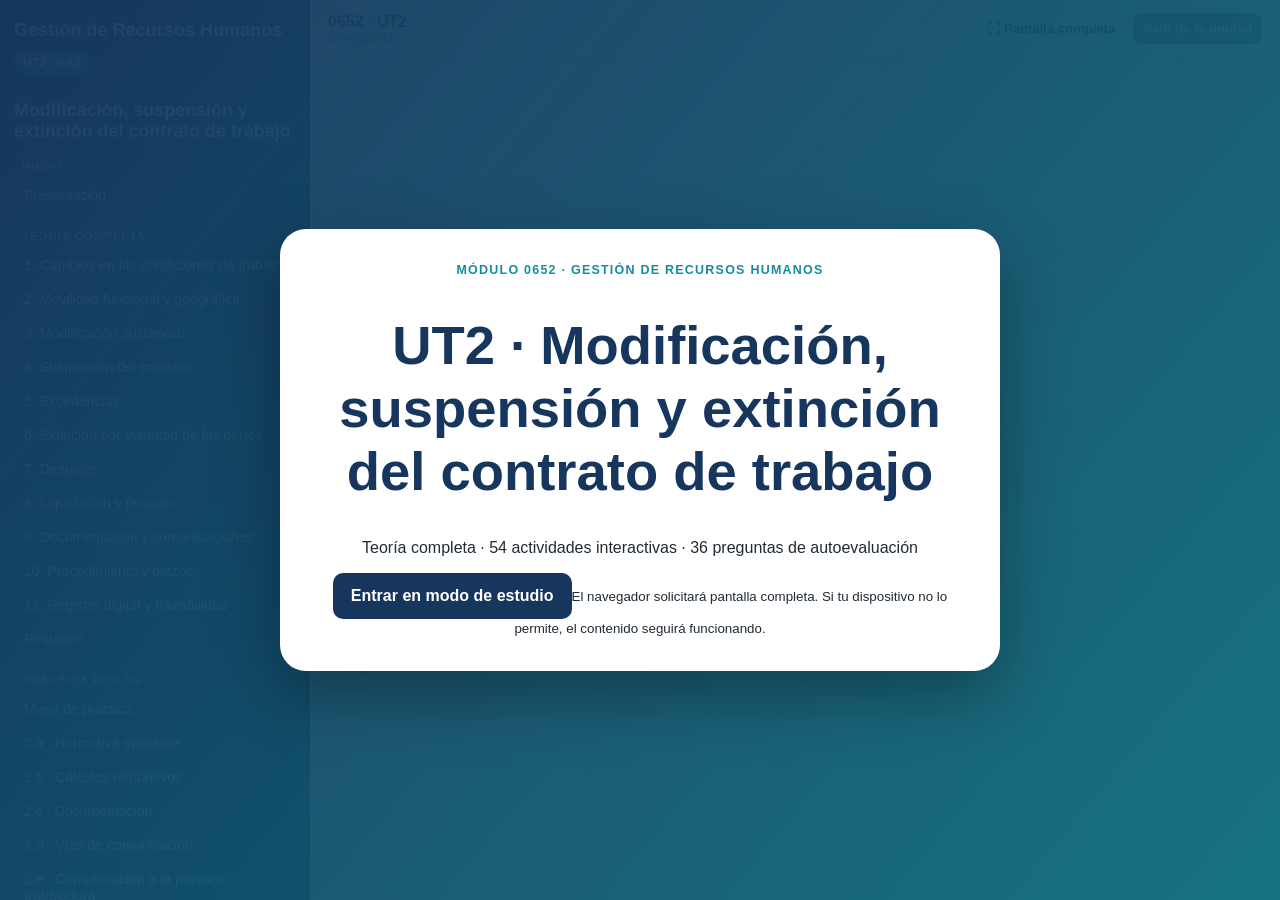
<file: grh0652/scorm/ut2/index.html>
<!doctype html><html lang="es"><head><meta charset="utf-8"><meta name="viewport" content="width=device-width,initial-scale=1"><title>0652 · UT2 · Modificación, suspensión y extinción del contrato de trabajo</title><link rel="stylesheet" href="assets/style.css"></head><body>
<div id="launchOverlay" class="launch-overlay"><div class="launch-card"><div class="eyebrow">MÓDULO 0652 · GESTIÓN DE RECURSOS HUMANOS</div><h1>UT2 · Modificación, suspensión y extinción del contrato de trabajo</h1><p>Teoría completa · 54 actividades interactivas · 36 preguntas de autoevaluación</p><button id="enterBtn" class="btn primary big">Entrar en modo de estudio</button><small>El navegador solicitará pantalla completa. Si tu dispositivo no lo permite, el contenido seguirá funcionando.</small></div></div>
<div class="app" id="app"><aside class="sidebar"><div class="brand">Gestión de Recursos Humanos</div><div class="unit-tag">UT2 · RA2</div><h2>Modificación, suspensión y extinción del contrato de trabajo</h2><div class="nav-group">Inicio</div><button class="nav-btn" data-target="inicio">Presentación</button><div class="nav-group">Teoría completa</div><button class="nav-btn" data-target="teoria-1">1. Cambios en las condiciones de trabajo</button><button class="nav-btn" data-target="teoria-2">2. Movilidad funcional y geográfica</button><button class="nav-btn" data-target="teoria-3">3. Modificación sustancial</button><button class="nav-btn" data-target="teoria-4">4. Suspensión del contrato</button><button class="nav-btn" data-target="teoria-5">5. Excedencias</button><button class="nav-btn" data-target="teoria-6">6. Extinción por voluntad de las partes</button><button class="nav-btn" data-target="teoria-7">7. Despidos</button><button class="nav-btn" data-target="teoria-8">8. Liquidación y finiquito</button><button class="nav-btn" data-target="teoria-9">9. Documentación y comunicaciones</button><button class="nav-btn" data-target="teoria-10">10. Procedimiento y plazos</button><button class="nav-btn" data-target="teoria-11">11. Registro digital y trazabilidad</button><button class="nav-btn" data-target="resumen">Resumen</button><div class="nav-group">Práctica por CE</div><button class="nav-btn" data-target="practica-home">Mapa de práctica</button><button class="nav-btn" data-target="pract-2a">2.a · Normativa aplicable</button><button class="nav-btn" data-target="pract-2b">2.b · Cálculos retributivos</button><button class="nav-btn" data-target="pract-2c">2.c · Documentación</button><button class="nav-btn" data-target="pract-2d">2.d · Vías de comunicación</button><button class="nav-btn" data-target="pract-2e">2.e · Comunicación a la persona trabajadora</button><button class="nav-btn" data-target="pract-2f">2.f · Aplicaciones informáticas</button><div class="nav-group">Preparación y evaluación</div><button class="nav-btn" data-target="autoevaluacion">Autoevaluación de preparación</button><button class="nav-btn" data-target="examen-evaluable">Examen evaluable</button><div class="nav-group">Seguimiento</div><button class="nav-btn" data-target="mis-resultados">Mis resultados y feedback</button><div class="nav-group">Recursos</div><button class="nav-btn" data-target="fuentes">Fuentes</button><div class="progress-box"><div class="bar"><span id="progressBar"></span></div><div id="progressText">0% recorrido</div><div class="stats"><span>Práctica: <b id="practiceCount">0/54</b></span><span>Mejor nota: <b id="bestScore">0%</b></span></div></div></aside>
<div class="content"><header class="topbar"><button id="menuBtn" class="icon-btn">☰</button><div><strong>0652 · UT2</strong><span id="mode" class="mode">Conectando…</span></div><div class="top-actions"><button id="fullscreenBtn" class="btn tiny">⛶ Pantalla completa</button><button id="exitBtn" class="btn danger tiny">Salir de la unidad</button></div></header><main>
<section class="screen" id="inicio"><div class="hero"><span class="pill">RA2</span><span class="pill">SCORM 1.2</span><h1>UT2 · Modificación, suspensión y extinción del contrato de trabajo</h1><figure class="infographic"><img src="assets/infografias/01_mapa_ut2.svg" alt="Mapa de la UT2" loading="lazy" title="Doble clic para ampliar a pantalla completa"><figcaption>Mapa de la UT2 · Doble clic para ampliar</figcaption></figure><p><strong>Gestiona los cambios y la finalización de la relación laboral aplicando la normativa, realizando los cálculos y generando la documentación correspondiente.</strong></p></div><div class="card"><h2>Criterios de evaluación del RA2</h2><div class="ce-table"><div><b>2.a</b><span>Seleccionar e interpretar la normativa aplicable a modificación, suspensión y extinción del contrato.</span></div><div><b>2.b</b><span>Realizar los cálculos derivados de estos procesos: salarios pendientes, vacaciones, indemnizaciones y otras cantidades que procedan.</span></div><div><b>2.c</b><span>Preparar y cumplimentar la documentación administrativa correspondiente.</span></div><div><b>2.d</b><span>Identificar y utilizar las vías de comunicación con personas y organismos competentes.</span></div><div><b>2.e</b><span>Comunicar a la persona trabajadora los cambios y decisiones que afecten a su relación laboral con claridad y trazabilidad.</span></div><div><b>2.f</b><span>Utilizar aplicaciones informáticas para confeccionar, registrar y archivar la documentación del proceso.</span></div></div></div><div class="notice"><strong>Secuencia:</strong> estudia la teoría, realiza la práctica guiada, completa el Portafolio, utiliza la autoevaluación para prepararte y realiza el examen cuando lo active el profesor.</div><div class="actions"><button class="btn primary" data-goto="teoria-1">Comenzar</button></div></section>
<section class="screen" id="teoria-1"><div class="card lesson-body"><h1>1. Cambios en las condiciones de trabajo</h1><figure class="infographic"><img src="assets/infografias/02_cambios_condiciones.svg" alt="Cambios en las condiciones" loading="lazy" title="Doble clic para ampliar a pantalla completa"><figcaption>Cambios en las condiciones · Doble clic para ampliar</figcaption></figure><p>La relación laboral puede cambiar sin que nazca un contrato nuevo. El técnico debe identificar qué condición cambia, cuál es su fuente —ley, convenio, contrato o decisión empresarial— y qué procedimiento corresponde. No es equivalente modificar un horario dentro de los márgenes ordinarios que alterar una condición esencial. Antes de tramitar cualquier cambio se documentan causa, fecha de efectos, personas afectadas y norma aplicable.</p><h2>Aprende a clasificar el cambio antes de tramitarlo</h2><p>No todo cambio en el trabajo tiene la misma naturaleza jurídica. Puede ser una decisión organizativa ordinaria, movilidad funcional, movilidad geográfica o una modificación sustancial. Antes de redactar una comunicación, RR. HH. reconstruye qué condición existía, de dónde procedía y qué pretende cambiarse. Se anotan condición anterior y nueva, fecha, duración, causa, personas afectadas y documentos que acreditan la situación inicial.</p><p><b>Ejemplo explicado.</b> Una auxiliar trabaja de 8:00 a 15:00 y se propone un sistema estable de mañana y tarde. No basta escribir «nuevo horario»: se revisan contrato y convenio, se valora el alcance del cambio, se determina el procedimiento y solo después se prepara la comunicación.</p><div class="notice"><b>Error frecuente:</b> pensar que una necesidad empresarial permite automáticamente modificar cualquier condición. La causa y el procedimiento son cuestiones diferentes.</div><h2>Método profesional</h2><ol><li>Identificar el hecho y las personas afectadas.</li><li>Localizar norma y convenio vigentes.</li><li>Determinar procedimiento, plazos y efectos económicos.</li><li>Preparar y comunicar la documentación.</li><li>Registrar evidencias y archivar con trazabilidad.</li></ol><table><thead><tr><th><strong>CASO PROFESIONAL</strong><br>Una empresa reorganiza el horario de su departamento administrativo. Antes de comunicarlo, RR. HH. comprueba convenio, contrato y alcance real del cambio.</th></tr></thead></table><h3>Comprueba</h3><p>Explica qué documento, plazo, cálculo o evidencia revisarías antes de cerrar este expediente.</p></div><div class="actions"><button class="btn secondary" data-goto="inicio">Anterior</button><button class="btn primary" data-goto="teoria-2">Siguiente</button></div></section><section class="screen" id="teoria-2"><div class="card lesson-body"><h1>2. Movilidad funcional y geográfica</h1><figure class="infographic"><img src="assets/infografias/03_movilidad.svg" alt="Movilidad funcional y geográfica" loading="lazy" title="Doble clic para ampliar a pantalla completa"><figcaption>Movilidad funcional y geográfica · Doble clic para ampliar</figcaption></figure><p>La movilidad funcional afecta a las funciones desarrolladas y debe respetar las reglas de clasificación profesional, titulación cuando sea exigible, dignidad y retribución. La movilidad geográfica exige distinguir traslado y desplazamiento y comprobar causas, duración, comunicación y derechos asociados. La decisión administrativa debe apoyarse en hechos verificables y conservar su trazabilidad.</p><h2>Movilidad funcional paso a paso</h2><p>Para cambiar funciones se comparan las tareas nuevas con la clasificación profesional del convenio. Se comprueban formación o habilitación exigible, duración, motivo y retribución. Deben describirse funciones reales, no solo el nombre del puesto. Si se asignan funciones de otro grupo, el alumno debe revisar los límites y consecuencias previstos en la norma y el convenio.</p><h2>Movilidad geográfica</h2><p>Cuando cambia el lugar de prestación se distingue entre desplazamiento temporal y traslado y se documentan origen, destino, distancia, duración, causa, fecha y compensaciones. Cambiar de mesa dentro del mismo centro no es equivalente a prestar servicios durante meses en otra isla.</p><div class="notice"><b>Pregunta guía:</b> ¿cambian las tareas, el centro de trabajo o ambas cosas? Separar esas preguntas evita elegir un procedimiento incorrecto.</div><h2>Método profesional</h2><ol><li>Identificar el hecho y las personas afectadas.</li><li>Localizar norma y convenio vigentes.</li><li>Determinar procedimiento, plazos y efectos económicos.</li><li>Preparar y comunicar la documentación.</li><li>Registrar evidencias y archivar con trazabilidad.</li></ol><table><thead><tr><th><strong>CASO PROFESIONAL</strong><br>Un trabajador pasa temporalmente a tareas de un grupo distinto. El expediente debe justificar la necesidad, duración, funciones y efectos retributivos.</th></tr></thead></table><h3>Comprueba</h3><p>Explica qué documento, plazo, cálculo o evidencia revisarías antes de cerrar este expediente.</p></div><div class="actions"><button class="btn secondary" data-goto="teoria-1">Anterior</button><button class="btn primary" data-goto="teoria-3">Siguiente</button></div></section><section class="screen" id="teoria-3"><div class="card lesson-body"><h1>3. Modificación sustancial</h1><figure class="infographic"><img src="assets/infografias/04_modificacion_sustancial.svg" alt="Modificación sustancial" loading="lazy" title="Doble clic para ampliar a pantalla completa"><figcaption>Modificación sustancial · Doble clic para ampliar</figcaption></figure><p>Cuando el cambio alcanza materias especialmente relevantes de la prestación laboral, debe analizarse el régimen de modificación sustancial. La gestión exige identificar si es individual o colectiva, acreditar la causa cuando proceda, respetar el procedimiento y comunicar la decisión de forma que puedan conocerse contenido, fecha y efectos. El técnico no decide por intuición: contrasta el supuesto con la norma y el convenio.</p><h2>Qué significa que una modificación sea sustancial</h2><p>No depende simplemente de que el cambio resulte incómodo. Se analiza si afecta con entidad a condiciones relevantes como jornada, horario, turnos, remuneración, sistema de trabajo o determinadas funciones. Importan el contenido concreto, la intensidad del cambio y el origen de la condición.</p><p>Después se determina si el procedimiento es individual o colectivo. En los casos colectivos aparecen exigencias de consulta y representación. Una técnica útil es dibujar la secuencia decisión → comunicación o consulta → fecha de efectos → actuaciones posteriores.</p><p><b>Ejemplo.</b> Implantar permanentemente turnos donde existía horario fijo exige recopilar contratos, calendario, convenio, personas afectadas y justificación antes de decidir el circuito documental.</p><div class="notice"><b>Error frecuente:</b> redactar primero la carta y buscar después cómo justificarla.</div><h2>Método profesional</h2><ol><li>Identificar el hecho y las personas afectadas.</li><li>Localizar norma y convenio vigentes.</li><li>Determinar procedimiento, plazos y efectos económicos.</li><li>Preparar y comunicar la documentación.</li><li>Registrar evidencias y archivar con trazabilidad.</li></ol><table><thead><tr><th><strong>CASO PROFESIONAL</strong><br>Cambiar de forma estable el sistema de turnos requiere un análisis diferente a un ajuste puntual de organización.</th></tr></thead></table><h3>Comprueba</h3><p>Explica qué documento, plazo, cálculo o evidencia revisarías antes de cerrar este expediente.</p></div><div class="actions"><button class="btn secondary" data-goto="teoria-2">Anterior</button><button class="btn primary" data-goto="teoria-4">Siguiente</button></div></section><section class="screen" id="teoria-4"><div class="card lesson-body"><h1>4. Suspensión del contrato</h1><figure class="infographic"><img src="assets/infografias/05_suspension.svg" alt="Suspensión del contrato" loading="lazy" title="Doble clic para ampliar a pantalla completa"><figcaption>Suspensión del contrato · Doble clic para ampliar</figcaption></figure><p>La suspensión interrumpe temporalmente obligaciones principales del contrato sin extinguir necesariamente el vínculo. Sus causas y efectos son diversos: incapacidad temporal, nacimiento y cuidado, riesgo durante embarazo o lactancia, ejercicio de cargo público, sanción, causas económicas o de fuerza mayor, entre otras. Para cada supuesto se registra causa, periodo, comunicaciones, efectos sobre salario/cotización y fecha prevista de reincorporación.</p><h2>Suspender no significa terminar el contrato</h2><p>El vínculo continúa aunque temporalmente se interrumpan determinadas obligaciones. Por eso una suspensión no se gestiona como una baja definitiva ni genera por sí sola una liquidación final. La causa concreta determina documentación, duración, prestación, cotización y reincorporación.</p><p>Para estudiarlo, construye una tabla con cinco columnas: causa, documento de inicio, periodo, efecto salarial/cotización y documento de cierre. Incapacidad temporal, nacimiento y cuidado o suspensiones empresariales comparten la idea de suspensión, pero no el mismo circuito.</p><p><b>Ejemplo.</b> En una incapacidad temporal RR. HH. registra fechas e incidencia, adapta nómina y cotización conforme al periodo y controla la reincorporación. Al volver no se firma un contrato nuevo.</p><div class="notice"><b>Control:</b> nunca deduzcas el efecto económico solo por el nombre de la situación.</div><h2>Método profesional</h2><ol><li>Identificar el hecho y las personas afectadas.</li><li>Localizar norma y convenio vigentes.</li><li>Determinar procedimiento, plazos y efectos económicos.</li><li>Preparar y comunicar la documentación.</li><li>Registrar evidencias y archivar con trazabilidad.</li></ol><table><thead><tr><th><strong>CASO PROFESIONAL</strong><br>Ante una incapacidad temporal, la empresa no tramita una baja contractual: registra la situación y aplica sus efectos específicos.</th></tr></thead></table><h3>Comprueba</h3><p>Explica qué documento, plazo, cálculo o evidencia revisarías antes de cerrar este expediente.</p></div><div class="actions"><button class="btn secondary" data-goto="teoria-3">Anterior</button><button class="btn primary" data-goto="teoria-5">Siguiente</button></div></section><section class="screen" id="teoria-5"><div class="card lesson-body"><h1>5. Excedencias</h1><figure class="infographic"><img src="assets/infografias/06_excedencias.svg" alt="Excedencias" loading="lazy" title="Doble clic para ampliar a pantalla completa"><figcaption>Excedencias · Doble clic para ampliar</figcaption></figure><p>Las excedencias requieren distinguir modalidad, requisitos, duración y derechos de reserva o preferencia de reingreso. La documentación debe evitar promesas que la norma no establece y recoger con precisión solicitud, resolución empresarial y fechas. Al aproximarse el final se revisan las condiciones de reincorporación y las comunicaciones necesarias.</p><h2>Modalidades y derechos distintos</h2><p>La palabra excedencia agrupa situaciones con requisitos y efectos diferentes. Una excedencia voluntaria no debe documentarse como una excedencia vinculada al cuidado. Se comprueban modalidad, requisitos, duración, norma, convenio y régimen de reincorporación. La resolución empresarial no debe prometer una reserva de puesto cuando la modalidad concreta no la establece en esos términos.</p><h2>Tramitación</h2><ol><li>Registrar solicitud y fecha.</li><li>Identificar modalidad y requisitos.</li><li>Revisar posibles mejoras del convenio.</li><li>Responder con fechas y efectos precisos.</li><li>Crear una alerta para gestionar el final del periodo.</li></ol><p><b>Ejemplo.</b> Dos personas piden ausentarse un año, una por interés personal y otra por cuidado familiar. Aunque la duración coincida, no puede copiarse la misma resolución.</p><div class="notice"><b>Error frecuente:</b> archivar la concesión y olvidar controlar el retorno.</div><h2>Método profesional</h2><ol><li>Identificar el hecho y las personas afectadas.</li><li>Localizar norma y convenio vigentes.</li><li>Determinar procedimiento, plazos y efectos económicos.</li><li>Preparar y comunicar la documentación.</li><li>Registrar evidencias y archivar con trazabilidad.</li></ol><table><thead><tr><th><strong>CASO PROFESIONAL</strong><br>Una solicitud de excedencia por cuidado familiar no se gestiona igual que una excedencia voluntaria.</th></tr></thead></table><h3>Comprueba</h3><p>Explica qué documento, plazo, cálculo o evidencia revisarías antes de cerrar este expediente.</p></div><div class="actions"><button class="btn secondary" data-goto="teoria-4">Anterior</button><button class="btn primary" data-goto="teoria-6">Siguiente</button></div></section><section class="screen" id="teoria-6"><div class="card lesson-body"><h1>6. Extinción por voluntad de las partes</h1><figure class="infographic"><img src="assets/infografias/07_extincion_partes.svg" alt="Extinción por voluntad de las partes" loading="lazy" title="Doble clic para ampliar a pantalla completa"><figcaption>Extinción por voluntad de las partes · Doble clic para ampliar</figcaption></figure><p>La extinción puede derivar de mutuo acuerdo, causas válidamente consignadas, dimisión, abandono, jubilación u otras circunstancias previstas legalmente. La calificación correcta determina preaviso, documentación y efectos económicos. Debe diferenciarse con cuidado una dimisión expresa de situaciones ambiguas y conservarse evidencia de las comunicaciones.</p><h2>Quién manifiesta la voluntad y cómo se acredita</h2><p>Una dimisión expresa no se documenta igual que un mutuo acuerdo. Tampoco debe interpretarse automáticamente una ausencia como voluntad inequívoca de extinguir. Cuando los hechos sean ambiguos, se documentan y se revisan antes de convertirlos en una baja definitiva.</p><p>Recibida una dimisión, se registra la fecha, se comprueba el preaviso aplicable y se fija el último día. Después se coordinan baja y liquidación. Los posibles efectos de una falta de preaviso se verifican en la fuente aplicable.</p><p><b>Ejemplo.</b> Una administrativa entrega el día 4 una carta indicando que terminará el 18. RR. HH. conserva la comunicación, revisa convenio, fija la fecha efectiva y calcula los conceptos pendientes.</p><div class="notice"><b>Recuerda:</b> finiquito e indemnización no son sinónimos.</div><h2>Método profesional</h2><ol><li>Identificar el hecho y las personas afectadas.</li><li>Localizar norma y convenio vigentes.</li><li>Determinar procedimiento, plazos y efectos económicos.</li><li>Preparar y comunicar la documentación.</li><li>Registrar evidencias y archivar con trazabilidad.</li></ol><table><thead><tr><th><strong>CASO PROFESIONAL</strong><br>Una persona comunica su dimisión. RR. HH. registra fecha de recepción, preaviso aplicable, fecha de baja y liquidación pendiente.</th></tr></thead></table><h3>Comprueba</h3><p>Explica qué documento, plazo, cálculo o evidencia revisarías antes de cerrar este expediente.</p></div><div class="actions"><button class="btn secondary" data-goto="teoria-5">Anterior</button><button class="btn primary" data-goto="teoria-7">Siguiente</button></div></section><section class="screen" id="teoria-7"><div class="card lesson-body"><h1>7. Despidos</h1><figure class="infographic"><img src="assets/infografias/08_despidos.svg" alt="Despidos" loading="lazy" title="Doble clic para ampliar a pantalla completa"><figcaption>Despidos · Doble clic para ampliar</figcaption></figure><p>En los despidos es esencial identificar el tipo de decisión, los hechos y el procedimiento. La carta debe permitir conocer la causa y la fecha de efectos; según el supuesto pueden existir requisitos adicionales, indemnización y posibilidades de impugnación. El técnico prepara documentación y cálculos sin sustituir el asesoramiento jurídico cuando el caso lo requiere.</p><h2>Preparar un despido exige preparar primero los hechos</h2><p>La carta debe permitir conocer qué se decide, qué hechos sustentan la decisión y desde cuándo produce efectos. Antes de redactarla se recopilan fechas, antecedentes y documentos. Las exigencias cambian según el tipo de despido y pueden existir garantías adicionales, por lo que una plantilla nunca sustituye la comprobación jurídica.</p><p>El alumno debe distinguir, al menos, que un despido basado en incumplimientos atribuidos a la persona trabajadora sigue un razonamiento diferente de una extinción por causas objetivas. Cambian los hechos a acreditar, el procedimiento y los posibles efectos económicos.</p><p><b>Ejemplo.</b> Decir que alguien «rinde poco» es demasiado genérico. Se necesitan periodo, hechos observables, referencias utilizadas y documentación.</p><div class="notice"><b>Regla profesional:</b> RR. HH. ordena el expediente; los casos de riesgo jurídico deben escalarse al asesoramiento correspondiente.</div><h2>Método profesional</h2><ol><li>Identificar el hecho y las personas afectadas.</li><li>Localizar norma y convenio vigentes.</li><li>Determinar procedimiento, plazos y efectos económicos.</li><li>Preparar y comunicar la documentación.</li><li>Registrar evidencias y archivar con trazabilidad.</li></ol><table><thead><tr><th><strong>CASO PROFESIONAL</strong><br>Una carta genérica sin hechos concretos puede generar problemas probatorios y procedimentales.</th></tr></thead></table><h3>Comprueba</h3><p>Explica qué documento, plazo, cálculo o evidencia revisarías antes de cerrar este expediente.</p></div><div class="actions"><button class="btn secondary" data-goto="teoria-6">Anterior</button><button class="btn primary" data-goto="teoria-8">Siguiente</button></div></section><section class="screen" id="teoria-8"><div class="card lesson-body"><h1>8. Liquidación y finiquito</h1><figure class="infographic"><img src="assets/infografias/09_finiquito.svg" alt="Liquidación y finiquito" loading="lazy" title="Doble clic para ampliar a pantalla completa"><figcaption>Liquidación y finiquito · Doble clic para ampliar</figcaption></figure><p>Al finalizar la relación se revisan todas las cantidades pendientes: salario del periodo, pagas extraordinarias devengadas cuando no estén prorrateadas, vacaciones generadas y no disfrutadas y otros conceptos aplicables. El finiquito liquida cantidades; no debe confundirse automáticamente con una indemnización. Cada cálculo debe mostrar periodo, base, operación y fuente utilizada.</p><h2>Construir el finiquito por componentes</h2><p>Primero se calcula el salario pendiente hasta la baja. Después se revisan pagas extraordinarias: si están prorrateadas ya se han abonado progresivamente; si no, se determina la parte devengada. A continuación se comparan vacaciones generadas y disfrutadas y se incorporan otros conceptos pendientes. La indemnización, cuando corresponda, se calcula separadamente.</p><p><b>Ejemplo de método.</b> Una persona finaliza el día 20. Se toma el salario del periodo, el sistema de pagas, el calendario de vacaciones y el convenio. Cada línea de cálculo muestra dato de origen, operación y resultado para que otra persona pueda reproducirlo.</p><div class="notice"><b>Control cruzado:</b> fecha de extinción, última nómina, vacaciones, pagas y convenio deben ser coherentes entre sí.</div><h2>Método profesional</h2><ol><li>Identificar el hecho y las personas afectadas.</li><li>Localizar norma y convenio vigentes.</li><li>Determinar procedimiento, plazos y efectos económicos.</li><li>Preparar y comunicar la documentación.</li><li>Registrar evidencias y archivar con trazabilidad.</li></ol><table><thead><tr><th><strong>CASO PROFESIONAL</strong><br>Antes de emitir el documento se contrastan nómina, calendario de vacaciones, convenio y fecha efectiva de extinción.</th></tr></thead></table><h3>Comprueba</h3><p>Explica qué documento, plazo, cálculo o evidencia revisarías antes de cerrar este expediente.</p></div><div class="actions"><button class="btn secondary" data-goto="teoria-7">Anterior</button><button class="btn primary" data-goto="teoria-9">Siguiente</button></div></section><section class="screen" id="teoria-9"><div class="card lesson-body"><h1>9. Documentación y comunicaciones</h1><figure class="infographic"><img src="assets/infografias/10_documentacion.svg" alt="Documentación y comunicaciones" loading="lazy" title="Doble clic para ampliar a pantalla completa"><figcaption>Documentación y comunicaciones · Doble clic para ampliar</figcaption></figure><p>Cada modificación, suspensión o extinción genera evidencias: solicitudes, cartas, acuerdos, justificantes de entrega, comunicaciones a organismos y documentos de liquidación. Se emplea el canal adecuado y se conserva constancia de envío y recepción. Los datos personales se limitan a los necesarios y se aplican permisos de acceso y conservación.</p><h2>Un documento correcto también debe poder probarse</h2><p>El expediente conserva qué versión se envió, cuándo, por qué canal y a quién. Se archivan documento final, justificante de entrega o registro, anexos y respuestas. Un nombre de archivo como «carta_final2.pdf» no sustituye un sistema de versiones.</p><p>Los expedientes laborales contienen datos personales que solo deben ser accesibles para quien los necesita. No deben circular por canales informales ni quedar en carpetas personales sin control.</p><p><b>Ejemplo.</b> En una modificación se conservan ficha del caso, fuente consultada, documento, evidencia de comunicación, fecha de efectos e incidencias. Meses después el proceso puede reconstruirse sin depender de la memoria del técnico.</p><div class="notice"><b>Buena práctica:</b> nomenclatura normalizada, control de versiones e índice documental.</div><h2>Método profesional</h2><ol><li>Identificar el hecho y las personas afectadas.</li><li>Localizar norma y convenio vigentes.</li><li>Determinar procedimiento, plazos y efectos económicos.</li><li>Preparar y comunicar la documentación.</li><li>Registrar evidencias y archivar con trazabilidad.</li></ol><table><thead><tr><th><strong>CASO PROFESIONAL</strong><br>Un correo sin acuse puede no ofrecer la misma trazabilidad que un sistema que registra entrega, fecha y contenido.</th></tr></thead></table><h3>Comprueba</h3><p>Explica qué documento, plazo, cálculo o evidencia revisarías antes de cerrar este expediente.</p></div><div class="actions"><button class="btn secondary" data-goto="teoria-8">Anterior</button><button class="btn primary" data-goto="teoria-10">Siguiente</button></div></section><section class="screen" id="teoria-10"><div class="card lesson-body"><h1>10. Procedimiento y plazos</h1><figure class="infographic"><img src="assets/infografias/11_procedimiento_plazos.svg" alt="Procedimiento y plazos" loading="lazy" title="Doble clic para ampliar a pantalla completa"><figcaption>Procedimiento y plazos · Doble clic para ampliar</figcaption></figure><p>Los plazos son parte del procedimiento. Antes de ejecutar un trámite se crea una línea temporal con hecho causante, comunicación, efectos, actuaciones externas y archivo. Si un plazo depende del supuesto o convenio, se consulta la fuente vigente y se registra. Una plantilla nunca sustituye esa comprobación.</p><h2>Convierte cada expediente en una línea temporal</h2><p>Muchos errores aparecen por actuar fuera de plazo. El técnico identifica fecha del hecho, fecha de conocimiento, límite de comunicación, fecha de efectos, trámites externos y cierre. Cada hito tiene responsable y evidencia.</p><p>Los plazos pueden computarse de formas diferentes. No se reutiliza el plazo de otro procedimiento porque parezca similar: se consulta la fuente del supuesto concreto. Una agenda con alertas ayuda a no perder un plazo ya identificado, pero no sustituye saber cuál es ese plazo.</p><p><b>Ejemplo.</b> Si una medida debe producir efectos un día determinado, se trabaja hacia atrás desde esa fecha para comprobar cuándo debe iniciarse la comunicación o tramitación.</p><div class="notice"><b>Idea clave:</b> primero determina jurídicamente el plazo; después automatiza su seguimiento.</div><h2>Método profesional</h2><ol><li>Identificar el hecho y las personas afectadas.</li><li>Localizar norma y convenio vigentes.</li><li>Determinar procedimiento, plazos y efectos económicos.</li><li>Preparar y comunicar la documentación.</li><li>Registrar evidencias y archivar con trazabilidad.</li></ol><table><thead><tr><th><strong>CASO PROFESIONAL</strong><br>La ficha de expediente incluye responsable, fecha límite, estado y evidencia de cada actuación.</th></tr></thead></table><h3>Comprueba</h3><p>Explica qué documento, plazo, cálculo o evidencia revisarías antes de cerrar este expediente.</p></div><div class="actions"><button class="btn secondary" data-goto="teoria-9">Anterior</button><button class="btn primary" data-goto="teoria-11">Siguiente</button></div></section><section class="screen" id="teoria-11"><div class="card lesson-body"><h1>11. Registro digital y trazabilidad</h1><figure class="infographic"><img src="assets/infografias/12_registro_digital.svg" alt="Registro digital y trazabilidad" loading="lazy" title="Doble clic para ampliar a pantalla completa"><figcaption>Registro digital y trazabilidad · Doble clic para ampliar</figcaption></figure><p>El software de RR. HH. debe ayudar a controlar expedientes, no ocultar el razonamiento. Se registran identificadores, fechas, documentos, versión, responsable y estado; se restringen accesos y se evitan duplicados. La automatización es útil si mantiene un historial auditable de cambios.</p><h2>Qué debe conservar el expediente digital</h2><p>Como mínimo: identificador, persona afectada, procedimiento, fechas clave, responsable, estado, documentos y eventos. Los cambios relevantes deben dejar historial. Así puede conocerse no solo el dato actual, sino quién lo modificó y cuándo.</p><p>La automatización reduce tareas repetitivas, pero necesita datos fiables. Si la fecha de baja es incorrecta, un cálculo automático solo produce el error con mayor rapidez. Por eso se separan entrada, validación, operación, revisión y cierre.</p><p><b>Ejemplo.</b> Si se corrige una fecha 12/05 por 21/05, el sistema debe conservar la rectificación y recalcular lo que dependa de ella.</p><h2>Checklist digital</h2><ul><li>Documentos definitivos y fechas coherentes.</li><li>Responsable y estado registrados.</li><li>Permisos de acceso adecuados.</li><li>Historial suficiente para reconstruir el expediente.</li></ul><div class="notice"><b>Idea clave:</b> digitalizar es construir un proceso trazable, no solo escanear documentos.</div><h2>Método profesional</h2><ol><li>Identificar el hecho y las personas afectadas.</li><li>Localizar norma y convenio vigentes.</li><li>Determinar procedimiento, plazos y efectos económicos.</li><li>Preparar y comunicar la documentación.</li><li>Registrar evidencias y archivar con trazabilidad.</li></ol><table><thead><tr><th><strong>CASO PROFESIONAL</strong><br>Al corregir una fecha no se borra silenciosamente el registro anterior: se conserva la trazabilidad de la rectificación.</th></tr></thead></table><h3>Comprueba</h3><p>Explica qué documento, plazo, cálculo o evidencia revisarías antes de cerrar este expediente.</p></div><div class="actions"><button class="btn secondary" data-goto="teoria-10">Anterior</button><button class="btn primary" data-goto="resumen">Siguiente</button></div></section><section class="screen" id="resumen"><div class="card lesson-body"><h1>Resumen de la UT2</h1><figure class="infographic"><img src="assets/infografias/13_claves_ut2.svg" alt="Claves de la UT2" loading="lazy" title="Doble clic para ampliar a pantalla completa"><figcaption>Claves de la UT2 · Doble clic para ampliar</figcaption></figure><p>Gestionar una modificación, suspensión o extinción exige identificar correctamente el supuesto, aplicar normativa y convenio vigentes, calcular sus efectos, respetar procedimiento y plazos, comunicar de forma acreditable y conservar un expediente trazable.</p><ul><li>Modificación no significa extinción.</li><li>Suspensión no equivale a baja definitiva.</li><li>Finiquito e indemnización son conceptos diferentes.</li><li>Los cálculos deben poder reconstruirse.</li><li>La comunicación y el archivo forman parte del procedimiento.</li></ul></div><div class="actions"><button class="btn secondary" data-goto="teoria-11">Anterior</button><button class="btn primary" data-goto="practica-home">Ir a la práctica</button></div></section>
<section class="screen" id="practica-home"><div class="hero"><span class="pill">36 actividades</span><span class="pill">6 por criterio</span><h1>Práctica interactiva por criterios de evaluación</h1><p>No basta con completar los ejercicios: se consideran dominados cuando la respuesta es correcta. Puedes repetirlos cuantas veces necesites.</p></div><div class="criteria-grid"><button class="criterion-card" data-goto="pract-2a"><span class="criterion-code">2.a</span><strong>Seleccionar la normativa aplicable</strong><small>6 ejercicios</small><div class="mini-bar"><i id="homebar-2a"></i></div><span id="homeprog-2a">0/6</span></button><button class="criterion-card" data-goto="pract-2b"><span class="criterion-code">2.b</span><strong>Calcular conceptos retributivos derivados</strong><small>6 ejercicios</small><div class="mini-bar"><i id="homebar-2b"></i></div><span id="homeprog-2b">0/6</span></button><button class="criterion-card" data-goto="pract-2c"><span class="criterion-code">2.c</span><strong>Identificar y cumplimentar la documentación</strong><small>6 ejercicios</small><div class="mini-bar"><i id="homebar-2c"></i></div><span id="homeprog-2c">0/6</span></button><button class="criterion-card" data-goto="pract-2d"><span class="criterion-code">2.d</span><strong>Reconocer las vías de comunicación</strong><small>6 ejercicios</small><div class="mini-bar"><i id="homebar-2d"></i></div><span id="homeprog-2d">0/6</span></button><button class="criterion-card" data-goto="pract-2e"><span class="criterion-code">2.e</span><strong>Comunicar los cambios al trabajador</strong><small>6 ejercicios</small><div class="mini-bar"><i id="homebar-2e"></i></div><span id="homeprog-2e">0/6</span></button><button class="criterion-card" data-goto="pract-2f"><span class="criterion-code">2.f</span><strong>Utilizar aplicaciones informáticas de gestión</strong><small>6 ejercicios</small><div class="mini-bar"><i id="homebar-2f"></i></div><span id="homeprog-2f">0/6</span></button></div><div class="card"><h2>Progreso de práctica</h2><p id="practiceSummary">0 de 36 actividades dominadas.</p></div></section>
<section class="screen practice-screen" id="pract-2a" data-ce="2.a"><div class="hero compact"><span class="pill">CE 2.a</span><span class="pill">6 actividades interactivas</span><h1>Seleccionar la normativa aplicable</h1><p>Se ha seleccionado la normativa en vigor que regula la modificación, suspensión y extinción del contrato de trabajo.</p></div><div class="criterion-progress"><span id="prog-2a">0/6 dominadas</span><div class="mini-bar"><i id="bar-2a"></i></div></div><div class="exercise-grid" id="ex-2a"></div><div class="actions"><button class="btn secondary" data-goto="practica-home">Volver al mapa de práctica</button></div></section><section class="screen practice-screen" id="pract-2b" data-ce="2.b"><div class="hero compact"><span class="pill">CE 2.b</span><span class="pill">6 actividades interactivas</span><h1>Calcular conceptos retributivos derivados</h1><p>Se han efectuado los cálculos sobre los conceptos retributivos derivados de las situaciones de modificación, suspensión y extinción del contrato de trabajo.</p></div><div class="criterion-progress"><span id="prog-2b">0/6 dominadas</span><div class="mini-bar"><i id="bar-2b"></i></div></div><div class="exercise-grid" id="ex-2b"></div><div class="actions"><button class="btn secondary" data-goto="practica-home">Volver al mapa de práctica</button></div></section><section class="screen practice-screen" id="pract-2c" data-ce="2.c"><div class="hero compact"><span class="pill">CE 2.c</span><span class="pill">6 actividades interactivas</span><h1>Identificar y cumplimentar la documentación</h1><p>Se ha identificado y cumplimentado la documentación que se genera en los procesos de modificación, suspensión y extinción del contrato de trabajo.</p></div><div class="criterion-progress"><span id="prog-2c">0/6 dominadas</span><div class="mini-bar"><i id="bar-2c"></i></div></div><div class="exercise-grid" id="ex-2c"></div><div class="actions"><button class="btn secondary" data-goto="practica-home">Volver al mapa de práctica</button></div></section><section class="screen practice-screen" id="pract-2d" data-ce="2.d"><div class="hero compact"><span class="pill">CE 2.d</span><span class="pill">6 actividades interactivas</span><h1>Reconocer las vías de comunicación</h1><p>Se han reconocido las vías de comunicación, convencionales y telemáticas, con las personas y organismos oficiales implicados en un proceso de modificación, suspensión o extinción de contrato de trabajo.</p></div><div class="criterion-progress"><span id="prog-2d">0/6 dominadas</span><div class="mini-bar"><i id="bar-2d"></i></div></div><div class="exercise-grid" id="ex-2d"></div><div class="actions"><button class="btn secondary" data-goto="practica-home">Volver al mapa de práctica</button></div></section><section class="screen practice-screen" id="pract-2e" data-ce="2.e"><div class="hero compact"><span class="pill">CE 2.e</span><span class="pill">6 actividades interactivas</span><h1>Comunicar los cambios al trabajador</h1><p>Se ha comunicado, en tiempo y forma, a los trabajadores los cambios producidos por la modificación, suspensión o extinción del contrato laboral.</p></div><div class="criterion-progress"><span id="prog-2e">0/6 dominadas</span><div class="mini-bar"><i id="bar-2e"></i></div></div><div class="exercise-grid" id="ex-2e"></div><div class="actions"><button class="btn secondary" data-goto="practica-home">Volver al mapa de práctica</button></div></section><section class="screen practice-screen" id="pract-2f" data-ce="2.f"><div class="hero compact"><span class="pill">CE 2.f</span><span class="pill">6 actividades interactivas</span><h1>Utilizar aplicaciones informáticas de gestión</h1><p>Se han empleado programas informáticos específicos para la confección, registro y archivo de la información y documentación relevante en el proceso de modificación, suspensión o extinción de contrato de trabajo.</p></div><div class="criterion-progress"><span id="prog-2f">0/6 dominadas</span><div class="mini-bar"><i id="bar-2f"></i></div></div><div class="exercise-grid" id="ex-2f"></div><div class="actions"><button class="btn secondary" data-goto="practica-home">Volver al mapa de práctica</button></div></section>
<section class="screen" id="autoevaluacion"><div class="hero"><span class="pill">No evaluable</span><span class="pill">Repetible</span><h1>Autoevaluación de preparación · UT2</h1><p>Entrenamiento previo al examen. Puedes repetirla tantas veces como necesites y recibirás corrección inmediata. No forma parte de la calificación.</p></div><div id="selfBox" class="exam-box"></div><div id="selfResult"></div><button id="startSelf" class="btn primary big" type="button">Nueva autoevaluación</button></section><section class="screen" id="examen-evaluable"><div class="hero"><span class="pill">Evaluable</span><span class="pill">1 intento</span><h1>Examen tipo test · UT2</h1><p>Convocatoria activada por el profesor. La versión se genera y corrige en el servidor y no muestra las soluciones.</p></div><div id="examIntro" class="card"><h2>Antes de comenzar</h2><ul><li>Un único intento.</li><li>Las preguntas se distribuyen por criterio de evaluación.</li><li>La versión queda vinculada a tu intento aunque recargues la página.</li><li>Las incidencias de foco se registran durante la prueba.</li></ul><button id="startExam" class="btn primary big">Comenzar examen</button></div><div id="examBox" class="exam-box hidden"></div><div id="examResult"></div></section>
<section class="screen" id="recuperacion"><div class="hero"><span class="pill">Individualizada</span><h1>Programa de recuperación</h1><p>Esta zona se activa tras el cierre de la evaluación únicamente con los criterios que todavía debes superar.</p></div><div id="recoveryBox" class="card"><p>Consultando tu situación...</p></div><div id="recoveryResult"></div></section>
<section class="screen" id="fuentes"><div class="card"><h1>Fuentes y actualización</h1><ul class="source-list"><li>Real Decreto 1584/2011, currículo del título de Técnico Superior en Administración y Finanzas.</li><li>Real Decreto Legislativo 2/2015, Estatuto de los Trabajadores, versión consolidada: movilidad funcional y geográfica, modificaciones sustanciales, suspensión y extinción.</li><li>Real Decreto Legislativo 8/2015, Ley General de la Seguridad Social, versión consolidada: efectos de determinadas suspensiones y extinciones.</li><li>SEPE: certificado de empresa, situación legal de desempleo, prestaciones y comunicaciones vinculadas a la extinción.</li><li>Inspección de Trabajo y Seguridad Social y autoridad laboral: procedimientos y actuaciones cuando resulten aplicables.</li><li>Convenio colectivo vigente y documentación interna de la empresa aplicable a cada supuesto.</li></ul><div class="notice"><strong>Edición 2026-2027:</strong> antes de resolver un caso real deben comprobarse la normativa consolidada, el convenio aplicable, los plazos, procedimientos telemáticos y modelos vigentes en la fecha del hecho.</div></div></section>
<section class="screen" id="mis-resultados"><div class="hero compact"><span class="pill">Seguimiento personal</span><h1>Mis resultados y feedback</h1><p>Consulta las actividades abiertas ya corregidas y el desglose de tu rúbrica.</p></div><div class="card"><p><button class="btn primary" id="loadFeedback" type="button">Actualizar mis correcciones</button></p><div id="studentFeedback"><p class="muted">Pulsa «Actualizar mis correcciones» para consultar tus resultados.</p></div></div></section></main></div></div>
<script>const UNIT_ID='UT2_COMPLETA'; const PASS_SCORE=70; const PRACTICE_TOTAL=54; const CRITERIA=[
{id:"2.a",title:"Seleccionar la normativa aplicable",official:"Se ha seleccionado la normativa en vigor que regula la modificación, suspensión y extinción del contrato de trabajo."},
{id:"2.b",title:"Calcular conceptos retributivos derivados",official:"Se han efectuado los cálculos sobre los conceptos retributivos derivados de las situaciones de modificación, suspensión y extinción del contrato de trabajo."},
{id:"2.c",title:"Identificar y cumplimentar la documentación",official:"Se ha identificado y cumplimentado la documentación que se genera en los procesos de modificación, suspensión y extinción del contrato de trabajo."},
{id:"2.d",title:"Reconocer las vías de comunicación",official:"Se han reconocido las vías de comunicación, convencionales y telemáticas, con las personas y organismos oficiales implicados en un proceso de modificación, suspensión o extinción de contrato de trabajo."},
{id:"2.e",title:"Comunicar los cambios al trabajador",official:"Se ha comunicado, en tiempo y forma, a los trabajadores los cambios producidos por la modificación, suspensión o extinción del contrato laboral."},
{id:"2.f",title:"Utilizar aplicaciones informáticas de gestión",official:"Se han empleado programas informáticos específicos para la confección, registro y archivo de la información y documentación relevante en el proceso de modificación, suspensión o extinción de contrato de trabajo."}]; const PRACTICE={"2.a":[{"id":"2.ap1","type":"choice","q":"Una empresa quiere trasladar definitivamente a una trabajadora de Tenerife a Gran Canaria. ¿Qué debe comprobar RR. HH. antes de comunicar la medida?","options":["La causa, el régimen jurídico aplicable, el convenio y los requisitos de comunicación","Solo si existe una vacante","Únicamente el coste del billete","Nada si mantiene el salario"],"answer":0,"feedback":"La movilidad geográfica exige identificar el supuesto, su fundamento y los requisitos legales/convencionales antes de actuar."},{"id":"2.ap2","type":"tf","q":"Un cambio de horario puede requerir analizar si constituye una modificación sustancial y no debe tratarse automáticamente como una simple orden organizativa.","answer":true,"feedback":"La naturaleza y alcance del cambio determinan el procedimiento aplicable."},{"id":"2.ap3","type":"multi","q":"Ante una suspensión por nacimiento y cuidado, ¿qué fuentes conviene contrastar?","options":["Normativa vigente","Convenio colectivo aplicable","Datos y fechas del expediente","Una plantilla antigua sin verificar"],"answer":[0,1,2],"feedback":"La decisión debe apoyarse en norma vigente, convenio cuando proceda y hechos acreditados."},{"id":"2.ap4","type":"order","q":"Ordena el análisis de una modificación contractual.","items":["Precisar el cambio y sus hechos","Determinar norma y convenio aplicables","Comprobar requisitos, causas y plazos","Preparar la comunicación/documentación","Registrar justificantes"],"answer":[0,1,2,3,4],"feedback":"Primero se califica jurídicamente el hecho; después se ejecuta y documenta."},{"id":"2.ap5","type":"choice","q":"Una persona solicita excedencia y RR. HH. desconoce si conserva puesto o solo derecho preferente al reingreso. ¿Qué actuación es correcta?","options":["Comprobar el tipo concreto de excedencia y su regulación antes de responder","Prometer siempre reserva del puesto","Denegarla por prudencia","Aplicar las reglas de vacaciones"],"answer":0,"feedback":"Los efectos dependen del tipo de excedencia y de su regulación."},{"id":"2.ap6","type":"choice","q":"En un despido, ¿por qué debe identificarse con precisión la causa antes de generar documentos?","options":["Porque condiciona procedimiento, requisitos, efectos y documentación","Solo para elegir el nombre del archivo","Porque evita calcular el finiquito","No es necesario si se comunica verbalmente"],"answer":0,"feedback":"La calificación del supuesto guía todo el expediente."}],"2.b":[{"id":"2.bp1","type":"choice","q":"Salario mensual 1.500 € y quedan 6 días de vacaciones. Con divisor didáctico 30, ¿qué importe bruto corresponde a vacaciones pendientes?","options":["300 €","250 €","500 €","90 €"],"answer":0,"feedback":"1.500 / 30 × 6 = 300 €."},{"id":"2.bp2","type":"choice","q":"Una paga extra de 1.200 € se devenga semestralmente y al extinguirse el contrato se han generado 3 meses. ¿Qué parte se incluye en el finiquito?","options":["600 €","1.200 €","300 €","200 €"],"answer":0,"feedback":"1.200 × 3/6 = 600 €."},{"id":"2.bp3","type":"multi","q":"¿Qué conceptos deben revisarse al preparar un finiquito, según existan en el caso?","options":["Salario pendiente","Vacaciones devengadas y no disfrutadas","Pagas extra devengadas","Una indemnización inventada sin conocer la causa"],"answer":[0,1,2],"feedback":"La liquidación parte de derechos realmente devengados; la indemnización depende de la causa y regulación."},{"id":"2.bp4","type":"order","q":"Ordena el cálculo de una liquidación final.","items":["Fijar fecha de extinción","Identificar conceptos pendientes","Calcular cada devengo","Aplicar deducciones que procedan","Comprobar y documentar el total"],"answer":[0,1,2,3,4],"feedback":"Separar conceptos permite comprobar el cálculo."},{"id":"2.bp5","type":"choice","q":"¿Cuál es el error más grave al calcular una indemnización?","options":["Aplicar días/año sin comprobar causa, antigüedad, salario regulador y régimen aplicable","Mostrar la operación","Conservar el cálculo","Separarla del finiquito"],"answer":0,"feedback":"La indemnización no puede calcularse correctamente sin identificar primero su fundamento."},{"id":"2.bp6","type":"tf","q":"Finiquito e indemnización son conceptos distintos y no debe suponerse que toda extinción genera la misma indemnización.","answer":true,"feedback":"El finiquito liquida cantidades pendientes; la indemnización depende del supuesto de extinción."}],"2.c":[{"id":"2.cp1","type":"choice","q":"Se comunica una modificación sustancial. ¿Qué documento debe reflejar con claridad, entre otros datos, la medida y su fecha de efectos?","options":["La comunicación escrita correspondiente","Una nota privada sin fecha","Solo la nómina","Un mensaje verbal"],"answer":0,"feedback":"La comunicación debe permitir conocer y acreditar la medida y sus efectos."},{"id":"2.cp2","type":"multi","q":"¿Qué debe integrar un expediente de extinción bien documentado?","options":["Documento que formaliza/comunica la extinción","Cálculos de liquidación que procedan","Justificantes de comunicaciones y trámites","Borrar los antecedentes al cerrar"],"answer":[0,1,2],"feedback":"El expediente debe conservar documentos y evidencias que permitan reconstruir la gestión."},{"id":"2.cp3","type":"choice","q":"En una baja voluntaria, ¿qué dato resulta esencial para tramitar correctamente la salida?","options":["Fecha efectiva y comunicación de la persona trabajadora","Color de la plantilla","Solo el teléfono personal","Ninguno si existe confianza"],"answer":0,"feedback":"La fecha y la evidencia de la voluntad comunicada son esenciales para el expediente."},{"id":"2.cp4","type":"order","q":"Ordena la preparación documental de una suspensión.","items":["Recibir/acreditar el hecho causante","Verificar régimen y fechas","Preparar documentos/comunicaciones","Registrar el trámite","Archivar justificantes"],"answer":[0,1,2,3,4],"feedback":"La documentación debe nacer de hechos previamente verificados."},{"id":"2.cp5","type":"tf","q":"Una plantilla documental puede reutilizarse sin revisar su contenido si fue correcta el curso anterior.","answer":false,"feedback":"Plantillas y referencias deben comprobarse frente al supuesto y normativa vigentes."},{"id":"2.cp6","type":"choice","q":"¿Qué característica convierte un expediente en auditable?","options":["Que relaciona hechos, documentos, fechas, cálculos y justificantes","Que tiene muchos archivos aunque no estén identificados","Que solo conserva el documento final","Que depende de la memoria del gestor"],"answer":0,"feedback":"La trazabilidad permite reconstruir quién hizo qué, cuándo y con qué soporte."}],"2.d":[{"id":"2.dp1","type":"choice","q":"Tras una extinción contractual, RR. HH. debe realizar una comunicación oficial telemática. ¿Qué criterio debe guiar la elección del canal?","options":["Usar el canal oficial previsto para el trámite y conservar justificante","Enviar siempre un correo ordinario","Usar mensajería instantánea personal","No guardar respuesta del sistema"],"answer":0,"feedback":"El canal debe ser el previsto para el trámite y dejar evidencia."},{"id":"2.dp2","type":"tf","q":"Una comunicación telemática no está cerrada documentalmente si el sistema exige presentación y no se conserva el justificante correspondiente.","answer":true,"feedback":"El justificante acredita la realización y fecha del trámite."},{"id":"2.dp3","type":"multi","q":"Antes de enviar una comunicación oficial, ¿qué controles son adecuados?","options":["Identidad y datos del expediente","Fecha de efectos","Documento o información que se remite","Enviar primero y revisar después"],"answer":[0,1,2],"feedback":"Los datos deben validarse antes del envío."},{"id":"2.dp4","type":"order","q":"Ordena una comunicación telemática segura.","items":["Preparar y validar datos","Acceder al canal oficial","Presentar/comunicar","Comprobar respuesta","Guardar justificante"],"answer":[0,1,2,3,4],"feedback":"La evidencia del resultado forma parte del procedimiento."},{"id":"2.dp5","type":"choice","q":"El sistema devuelve un error al comunicar una baja. ¿Qué debe hacer RR. HH.?","options":["Analizar el error, corregir los datos y repetir conforme al procedimiento, conservando evidencias","Dar por realizado el trámite","Modificar la fecha al azar","Borrar el expediente"],"answer":0,"feedback":"Un intento fallido no equivale a una comunicación válida."},{"id":"2.dp6","type":"choice","q":"¿Qué evidencia es especialmente útil para acreditar una comunicación telemática?","options":["Justificante con referencia/fecha y resultado del trámite","Una captura sin contexto como única prueba","Una nota manuscrita sin fecha","El recuerdo del usuario"],"answer":0,"feedback":"Debe conservarse evidencia verificable del envío y su resultado."}],"2.e":[{"id":"2.ep1","type":"choice","q":"Una empresa cambia de forma relevante el horario de una persona trabajadora. ¿Qué debe contener la comunicación?","options":["Medida, fecha de efectos y la información exigible para el supuesto","Solo 'tu horario cambia'","Únicamente el nuevo horario sin fecha","Nada por escrito"],"answer":0,"feedback":"La persona debe poder conocer con precisión la decisión y cuándo produce efectos."},{"id":"2.ep2","type":"tf","q":"Comunicar una medida después de que haya empezado a aplicarse puede incumplir los requisitos temporales del procedimiento.","answer":true,"feedback":"Los plazos y la fecha de efectos deben comprobarse antes de comunicar."},{"id":"2.ep3","type":"multi","q":"¿Qué cualidades debe tener una comunicación laboral profesional?","options":["Clara y comprensible","Coherente con los hechos y documentos","Trazable en fecha y recepción cuando proceda","Ambigua para evitar compromisos"],"answer":[0,1,2],"feedback":"Claridad, coherencia y trazabilidad reducen errores y permiten acreditar la gestión."},{"id":"2.ep4","type":"order","q":"Ordena el proceso antes de entregar una comunicación de extinción.","items":["Verificar causa y datos","Revisar requisitos y plazos","Preparar documento y cálculos asociados","Comunicar por vía adecuada","Archivar evidencia"],"answer":[0,1,2,3,4],"feedback":"No debe comunicarse antes de validar fundamento, fechas y documentación."},{"id":"2.ep5","type":"choice","q":"La persona trabajadora se niega a firmar la recepción de una comunicación. ¿Cuál es el objetivo administrativo inmediato?","options":["Poder acreditar de forma válida la entrega o intento de comunicación conforme al procedimiento","Romper el documento","Cambiar el contenido después","Dar por inexistente la medida"],"answer":0,"feedback":"La firma no debe confundirse con conformidad; lo relevante es gestionar correctamente la comunicación y su evidencia."},{"id":"2.ep6","type":"choice","q":"¿Qué dato debe ser coherente entre carta, sistema de gestión y expediente?","options":["La fecha de efectos de la medida","Solo el nombre del archivo","El color del documento","Ninguno"],"answer":0,"feedback":"Las inconsistencias de fechas pueden provocar errores de tramitación."}],"2.f":[{"id":"2.fp1","type":"choice","q":"Al registrar una suspensión en una aplicación de RR. HH., ¿qué debe hacerse antes de confirmar?","options":["Contrastar identidad, tipo de incidencia y fechas con el expediente","Elegir cualquier código parecido","Guardar sin revisar","Eliminar el documento origen"],"answer":0,"feedback":"El registro digital debe reproducir fielmente el hecho documentado."},{"id":"2.fp2","type":"tf","q":"Digitalizar un expediente no elimina la obligación de controlar acceso, integridad y conservación de la documentación.","answer":true,"feedback":"La gestión digital exige también seguridad y trazabilidad."},{"id":"2.fp3","type":"multi","q":"¿Qué controles mejoran el archivo digital de modificaciones, suspensiones y extinciones?","options":["Nomenclatura y clasificación coherentes","Permisos de acceso adecuados","Vinculación con justificantes y expediente","Guardar copias personales sin control"],"answer":[0,1,2],"feedback":"Organización, acceso controlado y trazabilidad son elementos esenciales."},{"id":"2.fp4","type":"order","q":"Ordena el registro de una incidencia contractual en el sistema.","items":["Comprobar documento origen","Seleccionar trabajador y tipo correcto","Introducir fechas/datos","Validar y guardar","Adjuntar/archivar evidencia"],"answer":[0,1,2,3,4],"feedback":"La aplicación debe reflejar un expediente previamente validado."},{"id":"2.fp5","type":"choice","q":"Detectas que la fecha del sistema no coincide con la carta firmada. ¿Qué debes hacer?","options":["Detener el cierre, contrastar el expediente y corregir el dato procedente","Dejar ambas fechas","Borrar la carta","Elegir la fecha más cómoda"],"answer":0,"feedback":"Los sistemas y documentos deben ser coherentes y cualquier corrección debe quedar justificada."},{"id":"2.fp6","type":"choice","q":"¿Qué práctica facilita una auditoría posterior?","options":["Conservar versión/documento, usuario o responsable, fecha y justificantes asociados","Sobrescribir sin registro","Compartir una única cuenta","Eliminar evidencias tras introducir datos"],"answer":0,"feedback":"La trazabilidad digital permite reconstruir las actuaciones realizadas."}]}; const EXAM=[{"id":"2aq1","ce":"2.a","type":"choice","q":"Un traslado definitivo a otra isla obliga primero a…","options":["Calificar el supuesto y comprobar norma/convenio y requisitos","Emitir nómina final","Tramitar una baja","Cambiar el CCC"],"answer":0},{"id":"2aq2","ce":"2.a","type":"choice","q":"Un cambio relevante de horario debe analizarse como posible…","options":["Modificación sustancial de condiciones","Afiliación inicial","Vacación automática","Finiquito"],"answer":0},{"id":"2aq3","ce":"2.a","type":"choice","q":"Para conocer los efectos de una excedencia debe identificarse…","options":["Su modalidad concreta y regulación","Solo la antigüedad","El banco de nóminas","El color del contrato"],"answer":0},{"id":"2aq4","ce":"2.a","type":"choice","q":"Antes de ejecutar movilidad funcional debe comprobarse…","options":["Grupo, funciones, límites legales y convenio","Solo el salario neto","El NUSS del empresario","La fecha de vacaciones"],"answer":0},{"id":"2aq5","ce":"2.a","type":"choice","q":"Una suspensión del contrato implica, con carácter general…","options":["Interrupción temporal de obligaciones principales según su causa","Extinción definitiva siempre","Nueva afiliación siempre","Conversión automática a parcial"],"answer":0},{"id":"2aq6","ce":"2.a","type":"choice","q":"Para decidir el procedimiento de un despido es esencial…","options":["Identificar causa y régimen aplicable","Calcular primero vacaciones","Cerrar el expediente","Comunicar solo verbalmente"],"answer":0},{"id":"2aq7","ce":"2.a","type":"choice","q":"Si convenio y norma regulan una materia, RR. HH. debe…","options":["Determinar qué reglas resultan aplicables al caso","Ignorar el convenio siempre","Elegir la más antigua","Aplicar una plantilla sin revisar"],"answer":0},{"id":"2aq8","ce":"2.a","type":"choice","q":"Una baja voluntaria se distingue de un despido porque…","options":["La iniciativa extintiva parte de la persona trabajadora","Siempre genera indemnización","Suspende el contrato","Es una movilidad"],"answer":0},{"id":"2aq9","ce":"2.a","type":"choice","q":"La fecha de efectos es crítica porque…","options":["Condiciona plazos, cálculos y comunicaciones","Solo cambia el nombre del archivo","No afecta al expediente","Sustituye la causa"],"answer":0},{"id":"2aq10","ce":"2.a","type":"choice","q":"Ante dudas sobre una regla vigente, la actuación correcta es…","options":["Contrastar fuente oficial y convenio aplicable antes de tramitar","Usar memoria personal","Copiar otro expediente","Elegir la opción más rápida"],"answer":0},{"id":"2bq1","ce":"2.b","type":"choice","q":"Salario 1.500 €/mes, divisor 30 y 4 días pendientes: vacaciones =","options":["200 €","150 €","250 €","300 €"],"answer":0},{"id":"2bq2","ce":"2.b","type":"choice","q":"Extra semestral 1.200 €, devengados 2 meses: parte proporcional =","options":["400 €","200 €","600 €","1.200 €"],"answer":0},{"id":"2bq3","ce":"2.b","type":"choice","q":"¿Qué integra normalmente el finiquito si está devengado?","options":["Salarios y cantidades pendientes, vacaciones y extras proporcionales","Solo indemnización","Solo salario base","Solo vacaciones"],"answer":0},{"id":"2bq4","ce":"2.b","type":"choice","q":"Finiquito e indemnización…","options":["Son conceptos distintos","Son siempre idénticos","Nunca pueden coexistir","Solo existen en bajas voluntarias"],"answer":0},{"id":"2bq5","ce":"2.b","type":"choice","q":"Para calcular una indemnización debe fijarse antes…","options":["Causa, antigüedad y salario regulador conforme al régimen aplicable","Solo IRPF","CCC","NUSS"],"answer":0},{"id":"2bq6","ce":"2.b","type":"choice","q":"Salario diario didáctico 60 € y 5 días pendientes: importe =","options":["300 €","120 €","600 €","30 €"],"answer":0},{"id":"2bq7","ce":"2.b","type":"choice","q":"Extra anual 1.800 €, devengados 4 meses: proporcional =","options":["600 €","450 €","900 €","1.800 €"],"answer":0},{"id":"2bq8","ce":"2.b","type":"choice","q":"Un error en la fecha de extinción puede alterar…","options":["Devengos, antigüedad y cálculos asociados","Solo el nombre del PDF","El NIF de empresa","El convenio territorial automáticamente"],"answer":0},{"id":"2bq9","ce":"2.b","type":"choice","q":"Antes de sumar el líquido final conviene…","options":["Desglosar y comprobar cada concepto y deducción","Redondear todo a centenas","Omitir vacaciones","Inventar indemnización"],"answer":0},{"id":"2bq10","ce":"2.b","type":"choice","q":"Si no procede indemnización, el finiquito…","options":["Puede seguir existiendo por cantidades pendientes","Debe ser cero siempre","Se convierte en nómina ordinaria","No se documenta"],"answer":0},{"id":"2cq1","ce":"2.c","type":"choice","q":"Una carta de modificación debe identificar…","options":["Medida y fecha de efectos, además de lo exigible al supuesto","Solo el nombre","Solo el salario","Nada si se informa verbalmente"],"answer":0},{"id":"2cq2","ce":"2.c","type":"choice","q":"En una baja voluntaria debe conservarse…","options":["La comunicación y fecha efectiva acreditables","Solo una llamada","Una nómina antigua","Nada"],"answer":0},{"id":"2cq3","ce":"2.c","type":"choice","q":"Un expediente de extinción debe vincular…","options":["Comunicación, cálculos, trámites y justificantes","Solo el PDF final","Solo el contrato inicial","Solo el correo del gestor"],"answer":0},{"id":"2cq4","ce":"2.c","type":"choice","q":"Una plantilla antigua…","options":["Debe revisarse antes de reutilizarse","Es válida siempre","Sustituye la normativa","Elimina la necesidad de fechas"],"answer":0},{"id":"2cq5","ce":"2.c","type":"choice","q":"En una suspensión, el documento origen sirve para…","options":["Acreditar el hecho y sus fechas","Calcular IVA","Cambiar el NIF","Crear un despido"],"answer":0},{"id":"2cq6","ce":"2.c","type":"choice","q":"La documentación debe ser coherente especialmente en…","options":["Identidad, causa/situación y fechas","Tipografía","Color corporativo","Orden alfabético"],"answer":0},{"id":"2cq7","ce":"2.c","type":"choice","q":"¿Qué hace auditable un expediente?","options":["Poder reconstruir hechos, decisiones, documentos y fechas","Tener muchos ficheros","Guardar todo sin nombres","No registrar responsables"],"answer":0},{"id":"2cq8","ce":"2.c","type":"choice","q":"Tras corregir un documento ya emitido conviene…","options":["Mantener trazabilidad de la corrección","Borrar toda evidencia","Cambiar fechas sin registro","Crear otro trabajador"],"answer":0},{"id":"2cq9","ce":"2.c","type":"choice","q":"El justificante de una comunicación debe archivarse…","options":["Vinculado al expediente correspondiente","En una carpeta personal sin referencia","Solo hasta fin de día","Nunca"],"answer":0},{"id":"2cq10","ce":"2.c","type":"choice","q":"Antes de cerrar documentalmente una extinción hay que…","options":["Comprobar que documentos y trámites necesarios están completos","Eliminar borradores y justificantes indiscriminadamente","Cambiar la causa","Crear otra alta"],"answer":0},{"id":"2dq1","ce":"2.d","type":"choice","q":"Para un trámite oficial telemático se utiliza…","options":["El canal habilitado para ese trámite","Una red social","Un chat personal","Cualquier formulario"],"answer":0},{"id":"2dq2","ce":"2.d","type":"choice","q":"Un envío con error técnico…","options":["No equivale a trámite completado","Siempre vale","Debe ignorarse","Cambia la fecha real"],"answer":0},{"id":"2dq3","ce":"2.d","type":"choice","q":"Tras un envío correcto debe conservarse…","options":["Respuesta o justificante","La contraseña","Solo una captura sin contexto","Nada"],"answer":0},{"id":"2dq4","ce":"2.d","type":"choice","q":"Antes de transmitir una baja debe validarse…","options":["Persona, relación y fecha de efectos","Solo teléfono","Solo código postal","Solo salario neto"],"answer":0},{"id":"2dq5","ce":"2.d","type":"choice","q":"Una referencia de presentación permite…","options":["Relacionar el envío con su expediente y fecha","Calcular vacaciones","Elegir convenio","Modificar salario"],"answer":0},{"id":"2dq6","ce":"2.d","type":"choice","q":"Si el canal devuelve advertencia…","options":["Debe revisarse su significado y actuación necesaria","Se borra","Siempre se ignora","Se cambia el trabajador"],"answer":0},{"id":"2dq7","ce":"2.d","type":"choice","q":"Una comunicación oficial y una interna…","options":["Pueden cumplir funciones distintas y deben usarse según el procedimiento","Son siempre equivalentes","Nunca dejan evidencia","Sustituyen cualquier trámite"],"answer":0},{"id":"2dq8","ce":"2.d","type":"choice","q":"La trazabilidad telemática incluye…","options":["Qué se envió, cuándo y qué respuesta hubo","Solo quién encendió el equipo","Solo el PDF","Nada si fue aceptado"],"answer":0},{"id":"2dq9","ce":"2.d","type":"choice","q":"Antes de reenviar un trámite rechazado…","options":["Se identifica y corrige la causa del rechazo","Se repite idéntico indefinidamente","Se borra el expediente","Se cambia la fecha al azar"],"answer":0},{"id":"2dq10","ce":"2.d","type":"choice","q":"El cierre del trámite exige…","options":["Comprobar resultado y archivar evidencia","Solo pulsar enviar","Cerrar navegador","Imprimir pantalla siempre"],"answer":0},{"id":"2eq1","ce":"2.e","type":"choice","q":"Una comunicación laboral debe ser…","options":["Clara, coherente y trazable","Ambigua","Solo verbal siempre","Sin fecha"],"answer":0},{"id":"2eq2","ce":"2.e","type":"choice","q":"La fecha de efectos comunicada debe…","options":["Coincidir con expediente y sistema","Elegirse al azar","Ser siempre fin de mes","Omitirse"],"answer":0},{"id":"2eq3","ce":"2.e","type":"choice","q":"Si una persona no firma recepción…","options":["Debe gestionarse una forma válida de acreditar comunicación o intento","Se destruye la carta","Se cambia el contenido","Se da por firmado"],"answer":0},{"id":"2eq4","ce":"2.e","type":"choice","q":"Antes de comunicar una extinción debe revisarse…","options":["Fundamento, requisitos, plazos y documentación","Solo la fuente tipográfica","Solo el email","Nada"],"answer":0},{"id":"2eq5","ce":"2.e","type":"choice","q":"Comunicar fuera de plazo puede…","options":["Afectar a la corrección del procedimiento","Mejorar automáticamente la medida","No tener nunca efectos","Eliminar el finiquito"],"answer":0},{"id":"2eq6","ce":"2.e","type":"choice","q":"La firma de recepción de una carta…","options":["No debe confundirse automáticamente con conformidad con su contenido","Convierte todo en acuerdo","Elimina derechos","Sustituye la fecha"],"answer":0},{"id":"2eq7","ce":"2.e","type":"choice","q":"Un cambio relevante debe explicarse indicando…","options":["Qué cambia y cuándo produce efectos, con la información exigible","Solo 'hay cambios'","Solo el departamento","Nada por escrito"],"answer":0},{"id":"2eq8","ce":"2.e","type":"choice","q":"La evidencia de entrega sirve para…","options":["Acreditar la comunicación","Calcular cotizaciones","Cambiar modalidad contractual","Elegir grupo profesional"],"answer":0},{"id":"2eq9","ce":"2.e","type":"choice","q":"Carta y aplicación de RR. HH. muestran fechas distintas. Se debe…","options":["Detener y conciliar el dato correcto antes de cerrar","Mantener ambas","Elegir la más reciente sin comprobar","Borrar la carta"],"answer":0},{"id":"2eq10","ce":"2.e","type":"choice","q":"Una comunicación comprensible reduce…","options":["Errores de interpretación y facilita trazabilidad","Cotización automáticamente","Antigüedad","Número de documentos legales"],"answer":0},{"id":"2fq1","ce":"2.f","type":"choice","q":"Antes de registrar una suspensión en software debe…","options":["Validarse el documento origen y sus fechas","Borrarse el expediente","Compartirse la clave","Elegirse cualquier código"],"answer":0},{"id":"2fq2","ce":"2.f","type":"choice","q":"Los permisos de usuario deben…","options":["Ajustarse a funciones y necesidad de acceso","Ser idénticos para todos","Compartirse","Desactivarse"],"answer":0},{"id":"2fq3","ce":"2.f","type":"choice","q":"Un registro de operaciones permite…","options":["Trazar quién hizo cambios y cuándo","Calcular salario base","Elegir convenio","Sustituir copias de seguridad"],"answer":0},{"id":"2fq4","ce":"2.f","type":"choice","q":"Si sistema y carta discrepan…","options":["Se contrasta el expediente y se corrige justificadamente","Se ignora","Se borran ambos","Se cambia al azar"],"answer":0},{"id":"2fq5","ce":"2.f","type":"choice","q":"Una copia de seguridad ayuda a…","options":["Recuperar información ante pérdida o incidente","Evitar validar datos","Sustituir permisos","Eliminar trazabilidad"],"answer":0},{"id":"2fq6","ce":"2.f","type":"choice","q":"La nomenclatura consistente de archivos facilita…","options":["Localización y archivo","Cambiar fechas","Calcular indemnizaciones","Enviar altas"],"answer":0},{"id":"2fq7","ce":"2.f","type":"choice","q":"Compartir credenciales…","options":["Dificulta seguridad y atribución de acciones","Mejora la trazabilidad","Es obligatorio","Evita errores"],"answer":0},{"id":"2fq8","ce":"2.f","type":"choice","q":"Antes de importar datos masivos conviene…","options":["Validar origen, formato y correspondencia","Enviar sin revisar","Eliminar originales","Usar datos ficticios"],"answer":0},{"id":"2fq9","ce":"2.f","type":"choice","q":"Tras una corrección en la aplicación debe…","options":["Quedar trazabilidad suficiente del cambio","Borrarse toda versión","Cambiar el trabajador","Ocultarse el motivo"],"answer":0},{"id":"2fq10","ce":"2.f","type":"choice","q":"Un expediente digital completo relaciona…","options":["Datos, documentos, operaciones y justificantes","Solo carpetas","Solo nóminas","Solo mensajes"],"answer":0}]</script><script src="assets/scorm.js"></script><script>
(function(){
 const viewer=document.createElement('div');viewer.className='infographic-viewer';viewer.setAttribute('role','dialog');viewer.setAttribute('aria-modal','true');viewer.setAttribute('aria-label','Infografía a pantalla completa');viewer.innerHTML='<button type="button" aria-label="Cerrar infografía">✕ Cerrar</button><img alt=""><span class="hint">Esc o doble clic para cerrar</span>';document.body.appendChild(viewer);
 const big=viewer.querySelector('img'),closeBtn=viewer.querySelector('button');let source=null;
 async function openInfo(img){source=img;big.src=img.currentSrc||img.src;big.alt=img.alt||'Infografía';viewer.classList.add('open');document.body.style.overflow='hidden';try{if(viewer.requestFullscreen&&!document.fullscreenElement)await viewer.requestFullscreen()}catch(e){}closeBtn.focus()}
 async function closeInfo(){try{if(document.fullscreenElement===viewer&&document.exitFullscreen)await document.exitFullscreen()}catch(e){}viewer.classList.remove('open');document.body.style.overflow='';if(source)source.focus?.();source=null}
 document.addEventListener('dblclick',e=>{const img=e.target.closest('.info-card img,.lesson-body img');if(img){e.preventDefault();openInfo(img)}else if(viewer.classList.contains('open'))closeInfo()});
 closeBtn.addEventListener('click',closeInfo);viewer.addEventListener('dblclick',e=>{if(e.target!==closeBtn)closeInfo()});document.addEventListener('keydown',e=>{if(e.key==='Escape'&&viewer.classList.contains('open'))closeInfo()});document.addEventListener('fullscreenchange',()=>{if(!document.fullscreenElement&&viewer.classList.contains('open')){viewer.classList.remove('open');document.body.style.overflow='';if(source)source.focus?.();source=null}});
 let lastTap=0;document.addEventListener('touchend',e=>{const img=e.target.closest('.info-card img,.lesson-body img');if(!img)return;const n=Date.now();if(n-lastTap<450){e.preventDefault();openInfo(img);lastTap=0}else lastTap=n},{passive:false});
 document.querySelectorAll('.info-card img,.lesson-body img').forEach(img=>{img.tabIndex=0;img.title=(img.title?img.title+' · ':'')+'Doble clic para ampliar a pantalla completa';img.addEventListener('keydown',e=>{if(e.key==='Enter'){e.preventDefault();openInfo(img)}})});
})();
</script><script src="../../assets/secure-exam.js"></script><script>window.GRH_SECURE_EXAM?.mount({startId:"startExam",boxId:"examBox",resultId:"examResult"});</script></body></html>
</file>
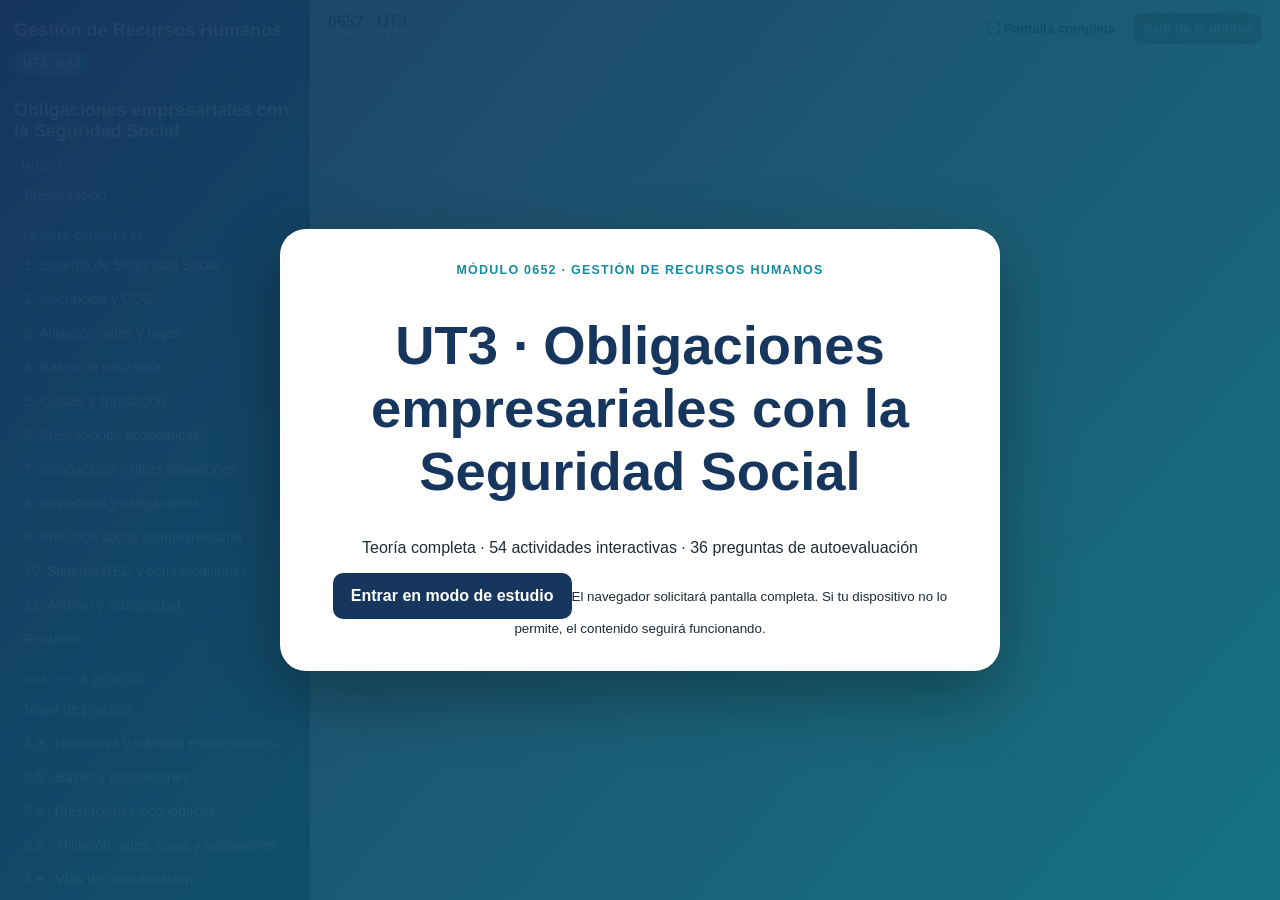
<file: grh0652/scorm/ut3/index.html>
<!doctype html><html lang="es"><head><meta charset="utf-8"><meta name="viewport" content="width=device-width,initial-scale=1"><title>0652 · UT3 · Obligaciones empresariales con la Seguridad Social</title><link rel="stylesheet" href="assets/style.css"></head><body>
<div id="launchOverlay" class="launch-overlay"><div class="launch-card"><div class="eyebrow">MÓDULO 0652 · GESTIÓN DE RECURSOS HUMANOS</div><h1>UT3 · Obligaciones empresariales con la Seguridad Social</h1><p>Teoría completa · 54 actividades interactivas · 36 preguntas de autoevaluación</p><button id="enterBtn" class="btn primary big">Entrar en modo de estudio</button><small>El navegador solicitará pantalla completa. Si tu dispositivo no lo permite, el contenido seguirá funcionando.</small></div></div>
<div class="app" id="app"><aside class="sidebar"><div class="brand">Gestión de Recursos Humanos</div><div class="unit-tag">UT3 · RA3</div><h2>Obligaciones empresariales con la Seguridad Social</h2><div class="nav-group">Inicio</div><button class="nav-btn" data-target="inicio">Presentación</button><div class="nav-group">Teoría completa</div><button class="nav-btn" data-target="teoria-1">1. Sistema de Seguridad Social</button><button class="nav-btn" data-target="teoria-2">2. Inscripción y CCC</button><button class="nav-btn" data-target="teoria-3">3. Afiliación, altas y bajas</button><button class="nav-btn" data-target="teoria-4">4. Bases de cotización</button><button class="nav-btn" data-target="teoria-5">5. Cuotas y liquidación</button><button class="nav-btn" data-target="teoria-6">6. Prestaciones económicas</button><button class="nav-btn" data-target="teoria-7">7. Incapacidad y otras situaciones</button><button class="nav-btn" data-target="teoria-8">8. Inspección y obligaciones</button><button class="nav-btn" data-target="teoria-9">9. Previsión social complementaria</button><button class="nav-btn" data-target="teoria-10">10. Sistema RED y comunicaciones</button><button class="nav-btn" data-target="teoria-11">11. Archivo y trazabilidad</button><button class="nav-btn" data-target="resumen">Resumen</button><div class="nav-group">Práctica por CE</div><button class="nav-btn" data-target="practica-home">Mapa de práctica</button><button class="nav-btn" data-target="pract-3a">3.a · Normativa y trámites empresariales</button><button class="nav-btn" data-target="pract-3b">3.b · Bases y aportaciones</button><button class="nav-btn" data-target="pract-3c">3.c · Prestaciones económicas</button><button class="nav-btn" data-target="pract-3d">3.d · Afiliación, altas, bajas y variaciones</button><button class="nav-btn" data-target="pract-3e">3.e · Vías de comunicación</button><button class="nav-btn" data-target="pract-3f">3.f · Órganos inspectores y fiscalizadores</button><button class="nav-btn" data-target="pract-3g">3.g · Previsión social complementaria</button><button class="nav-btn" data-target="pract-3h">3.h · Aplicaciones informáticas</button><div class="nav-group">Preparación y evaluación</div><button class="nav-btn" data-target="autoevaluacion">Autoevaluación de preparación</button><button class="nav-btn" data-target="examen-evaluable">Examen evaluable</button><div class="nav-group">Seguimiento</div><button class="nav-btn" data-target="mis-resultados">Mis resultados y feedback</button><div class="nav-group">Recursos</div><button class="nav-btn" data-target="fuentes">Fuentes</button><div class="progress-box"><div class="bar"><span id="progressBar"></span></div><div id="progressText">0% recorrido</div><div class="stats"><span>Práctica: <b id="practiceCount">0/54</b></span><span>Mejor nota: <b id="bestScore">0%</b></span></div></div></aside>
<div class="content"><header class="topbar"><button id="menuBtn" class="icon-btn">☰</button><div><strong>0652 · UT3</strong><span id="mode" class="mode">Conectando…</span></div><div class="top-actions"><button id="fullscreenBtn" class="btn tiny">⛶ Pantalla completa</button><button id="exitBtn" class="btn danger tiny">Salir de la unidad</button></div></header><main>
<section class="screen" id="inicio"><div class="hero"><span class="pill">RA3</span><span class="pill">SCORM 1.2</span><h1>UT3 · Obligaciones empresariales con la Seguridad Social</h1><figure class="infographic"><img src="assets/infografias/01_mapa_ut3.svg" alt="UT3 · Obligaciones empresariales con la Seguridad Social" loading="lazy" title="Doble clic para ampliar a pantalla completa"><figcaption>UT3 · Obligaciones empresariales con la Seguridad Social · Doble clic para ampliar</figcaption></figure><p><strong>Gestiona las obligaciones de la empresa con la Seguridad Social, aplicando normativa, procedimientos de afiliación y cotización, comunicaciones y registro documental.</strong></p></div><div class="card"><h2>Criterios de evaluación del RA3</h2><div class="ce-table"><div><b>3.a</b><span>Normativa y trámites empresariales</span></div><div><b>3.b</b><span>Bases y aportaciones</span></div><div><b>3.c</b><span>Prestaciones económicas</span></div><div><b>3.d</b><span>Afiliación, altas, bajas y variaciones</span></div><div><b>3.e</b><span>Vías de comunicación</span></div><div><b>3.f</b><span>Órganos inspectores y fiscalizadores</span></div><div><b>3.g</b><span>Previsión social complementaria</span></div><div><b>3.h</b><span>Aplicaciones informáticas</span></div></div></div><div class="notice"><strong>Secuencia:</strong> teoría → práctica guiada → Portafolio → autoevaluación → examen activado por el profesor.</div><div class="actions"><button class="btn primary" data-goto="teoria-1">Comenzar</button></div></section>
<section class="screen" id="teoria-1"><div class="card lesson-body"><h1>1. Sistema de Seguridad Social</h1><figure class="infographic"><img src="assets/infografias/02_sistema_ss.svg" alt="1. Sistema de Seguridad Social" loading="lazy" title="Doble clic para ampliar a pantalla completa"><figcaption>1. Sistema de Seguridad Social · Doble clic para ampliar</figcaption></figure><p>El sistema de Seguridad Social protege determinadas situaciones y articula obligaciones para empresas y personas trabajadoras. La gestión administrativa exige distinguir sujetos, regímenes, entidades y trámites, utilizar fuentes oficiales y documentar cada actuación.</p><h2>Entender el sistema antes de memorizar trámites</h2><p>La Seguridad Social no es únicamente «lo que se descuenta en la nómina». Es un sistema público de protección que relaciona personas trabajadoras, empresas y entidades gestoras mediante derechos, obligaciones, cotizaciones y prestaciones. Para un técnico de RR. HH. lo importante es comprender qué hecho se produce y qué consecuencia administrativa genera.</p><p>Conviene separar cuatro preguntas: <b>quién</b> interviene, <b>en qué régimen</b> está encuadrado, <b>qué obligación o protección</b> aparece y <b>qué organismo o canal</b> gestiona el trámite. Esta secuencia evita confundir Tesorería General, Instituto Nacional de la Seguridad Social, mutuas u otros órganos.</p><p><b>Ejemplo.</b> Contratar a una persona genera actuaciones de encuadramiento y cotización; una incapacidad temporal añade además una situación protegida con efectos económicos. Son piezas relacionadas, pero no el mismo trámite.</p><div class="notice"><b>Error frecuente:</b> aprender siglas sin saber qué función cumple cada organismo. En un caso real, empieza siempre por el hecho que necesitas gestionar.</div><h2>Método profesional</h2><ol><li>Identificar el hecho y el periodo.</li><li>Consultar normativa y datos vigentes.</li><li>Realizar o verificar el trámite/cálculo.</li><li>Obtener justificante de la comunicación.</li><li>Archivar el expediente con trazabilidad.</li></ol><table><thead><tr><th><strong>CASO PROFESIONAL</strong><br>Una empresa de Tenerife solicita tramitar este supuesto. Antes de enviarlo, comprueba identidad, fechas, situación previa, datos económicos cuando proceda y evidencia que deberá conservarse.</th></tr></thead></table><h3>Comprueba</h3><p>¿Qué dato podría provocar un error si no se contrasta antes de realizar el trámite?</p></div><div class="actions"><button class="btn secondary" data-goto="inicio">Anterior</button><button class="btn primary" data-goto="teoria-2">Siguiente</button></div></section><section class="screen" id="teoria-2"><div class="card lesson-body"><h1>2. Inscripción y CCC</h1><figure class="infographic"><img src="assets/infografias/03_inscripcion_ccc.svg" alt="2. Inscripción y CCC" loading="lazy" title="Doble clic para ampliar a pantalla completa"><figcaption>2. Inscripción y CCC · Doble clic para ampliar</figcaption></figure><p>Antes de incorporar personal, la empresa debe tener correctamente identificados sus datos de inscripción y códigos de cuenta de cotización cuando procedan. El técnico comprueba actividad, domicilio, régimen, contingencias y datos asociados antes de cursar movimientos.</p><h2>Empresa y Seguridad Social: la identificación debe ser coherente</h2><p>Antes de comunicar altas, la empresa debe estar correctamente identificada ante la Tesorería. El Código de Cuenta de Cotización permite vincular obligaciones de cotización con una empresa y determinadas características. No debe confundirse con el NIF de la empresa ni con el número de Seguridad Social de una persona trabajadora.</p><p>El técnico revisa razón social, identificación fiscal, actividad, domicilio, régimen y datos asociados al CCC. Una empresa puede necesitar más de un código en determinados supuestos; por eso no debe copiarse automáticamente el utilizado en otra relación laboral.</p><p><b>Ejemplo guiado.</b> Una empresa abre un centro y va a contratar personal. Antes de tramitar la primera alta se verifica que el CCC que se pretende usar corresponde a la situación adecuada. Si el código es incorrecto, los movimientos posteriores pueden quedar asociados de forma errónea y obligar a rectificaciones.</p><div class="notice"><b>Control previo:</b> empresa, centro, actividad, CCC y fecha deben ser coherentes antes de iniciar movimientos de trabajadores.</div><h2>Método profesional</h2><ol><li>Identificar el hecho y el periodo.</li><li>Consultar normativa y datos vigentes.</li><li>Realizar o verificar el trámite/cálculo.</li><li>Obtener justificante de la comunicación.</li><li>Archivar el expediente con trazabilidad.</li></ol><table><thead><tr><th><strong>CASO PROFESIONAL</strong><br>Una empresa de Tenerife solicita tramitar este supuesto. Antes de enviarlo, comprueba identidad, fechas, situación previa, datos económicos cuando proceda y evidencia que deberá conservarse.</th></tr></thead></table><h3>Comprueba</h3><p>¿Qué dato podría provocar un error si no se contrasta antes de realizar el trámite?</p></div><div class="actions"><button class="btn secondary" data-goto="teoria-1">Anterior</button><button class="btn primary" data-goto="teoria-3">Siguiente</button></div></section><section class="screen" id="teoria-3"><div class="card lesson-body"><h1>3. Afiliación, altas y bajas</h1><figure class="infographic"><img src="assets/infografias/04_afiliacion_altas_bajas.svg" alt="3. Afiliación, altas y bajas" loading="lazy" title="Doble clic para ampliar a pantalla completa"><figcaption>3. Afiliación, altas y bajas · Doble clic para ampliar</figcaption></figure><p>Afiliación, alta, baja y variaciones no son conceptos intercambiables. La afiliación identifica a la persona en el sistema; altas y bajas sitúan su relación con una actividad, y las variaciones actualizan datos relevantes. Cada movimiento debe corresponder con hechos y fechas reales.</p><h2>Afiliación no es lo mismo que alta</h2><p>La afiliación incorpora a una persona al sistema y su número la identifica a lo largo de su vida. El alta comunica que comienza una actividad incluida en un régimen; la baja comunica su finalización y una variación modifica datos relevantes de una relación ya existente. Una misma persona no «se afilia de nuevo» cada vez que cambia de empresa.</p><h2>Cómo razonar un movimiento</h2><ol><li>Identifica a la persona sin ambigüedad.</li><li>Comprueba si dispone de número de Seguridad Social.</li><li>Determina empresa, CCC, régimen y fecha real de inicio o fin.</li><li>Verifica datos contractuales que afecten al movimiento.</li><li>Realiza la comunicación dentro del plazo aplicable y conserva respuesta.</li></ol><p><b>Ejemplo.</b> Una persona ya trabajó anteriormente y comienza en otra empresa el lunes. RR. HH. no solicita una nueva afiliación: utiliza su identificación existente y tramita el alta que corresponde a la nueva relación.</p><div class="notice"><b>Error crítico:</b> una fecha de alta que no coincide con el inicio real afecta a la protección y a la cotización; nunca se trata como un dato meramente administrativo.</div><h2>Método profesional</h2><ol><li>Identificar el hecho y el periodo.</li><li>Consultar normativa y datos vigentes.</li><li>Realizar o verificar el trámite/cálculo.</li><li>Obtener justificante de la comunicación.</li><li>Archivar el expediente con trazabilidad.</li></ol><table><thead><tr><th><strong>CASO PROFESIONAL</strong><br>Una empresa de Tenerife solicita tramitar este supuesto. Antes de enviarlo, comprueba identidad, fechas, situación previa, datos económicos cuando proceda y evidencia que deberá conservarse.</th></tr></thead></table><h3>Comprueba</h3><p>¿Qué dato podría provocar un error si no se contrasta antes de realizar el trámite?</p></div><div class="actions"><button class="btn secondary" data-goto="teoria-2">Anterior</button><button class="btn primary" data-goto="teoria-4">Siguiente</button></div></section><section class="screen" id="teoria-4"><div class="card lesson-body"><h1>4. Bases de cotización</h1><figure class="infographic"><img src="assets/infografias/05_bases_cotizacion.svg" alt="4. Bases de cotización" loading="lazy" title="Doble clic para ampliar a pantalla completa"><figcaption>4. Bases de cotización · Doble clic para ampliar</figcaption></figure><p>La base de cotización se determina aplicando reglas a las retribuciones y conceptos computables del periodo. Antes de calcular se identifican contingencias, grupo cuando proceda, topes y situaciones especiales. El cálculo debe conservar sus datos de origen.</p><h2>De la retribución a la base</h2><p>La base de cotización no se obtiene copiando el «líquido a percibir». Se parte de conceptos retributivos y se aplican reglas sobre qué computa, cómo se integra y qué límites corresponden al periodo. También pueden existir situaciones especiales que modifican el procedimiento.</p><p>Para aprender el cálculo, separa siempre: remuneración computable del mes, prorrata de pagas extraordinarias cuando corresponda, otros conceptos computables y comprobación de límites. Después identifica para qué contingencia se necesita la base. Mostrar cada paso es más importante que memorizar una cifra anual que cambiará.</p><p><b>Ejemplo didáctico.</b> Si una nómina incluye salario base, complemento salarial y una paga extraordinaria no prorrateada, el alumno debe analizar qué importe mensual de esa paga se integra en la base conforme a las reglas aplicables, aunque no se cobre físicamente ese mes.</p><div class="notice"><b>Error frecuente:</b> utilizar automáticamente el total devengado como base. Primero clasifica los conceptos y después calcula.</div><h2>Método profesional</h2><ol><li>Identificar el hecho y el periodo.</li><li>Consultar normativa y datos vigentes.</li><li>Realizar o verificar el trámite/cálculo.</li><li>Obtener justificante de la comunicación.</li><li>Archivar el expediente con trazabilidad.</li></ol><table><thead><tr><th><strong>CASO PROFESIONAL</strong><br>Una empresa de Tenerife solicita tramitar este supuesto. Antes de enviarlo, comprueba identidad, fechas, situación previa, datos económicos cuando proceda y evidencia que deberá conservarse.</th></tr></thead></table><h3>Comprueba</h3><p>¿Qué dato podría provocar un error si no se contrasta antes de realizar el trámite?</p></div><div class="actions"><button class="btn secondary" data-goto="teoria-3">Anterior</button><button class="btn primary" data-goto="teoria-5">Siguiente</button></div></section><section class="screen" id="teoria-5"><div class="card lesson-body"><h1>5. Cuotas y liquidación</h1><figure class="infographic"><img src="assets/infografias/06_cuotas_liquidacion.svg" alt="5. Cuotas y liquidación" loading="lazy" title="Doble clic para ampliar a pantalla completa"><figcaption>5. Cuotas y liquidación · Doble clic para ampliar</figcaption></figure><p>Las cuotas resultan de aplicar tipos y reglas vigentes a las bases correspondientes, distinguiendo aportaciones empresariales y de la persona trabajadora. La liquidación debe poder reconciliarse con nóminas, movimientos de afiliación y datos comunicados.</p><h2>De la base a la cuota</h2><p>Una vez obtenidas las bases, se aplican los tipos vigentes que correspondan. Debe distinguirse qué parte soporta la empresa y qué parte corresponde a la persona trabajadora. El resultado de cotización empresarial no es simplemente la suma de las deducciones visibles en la nómina.</p><p>La liquidación mensual debe reconciliar tres fuentes: movimientos de afiliación, nóminas y datos de cotización. Si una persona figura de baja en una fecha distinta de la nómina, o una base no coincide con la retribución documentada, el técnico investiga la diferencia antes de cerrar.</p><h2>Método de comprobación</h2><ol><li>Verifica bases por persona y periodo.</li><li>Aplica tipos del periodo correcto.</li><li>Separa aportación empresarial y del trabajador.</li><li>Contrasta totales con nóminas.</li><li>Revisa respuesta del sistema de liquidación y conserva justificantes.</li></ol><div class="notice"><b>Regla:</b> en ejercicios académicos, la tabla de tipos debe indicar siempre año y fuente oficial; las cifras no son permanentes.</div><h2>Método profesional</h2><ol><li>Identificar el hecho y el periodo.</li><li>Consultar normativa y datos vigentes.</li><li>Realizar o verificar el trámite/cálculo.</li><li>Obtener justificante de la comunicación.</li><li>Archivar el expediente con trazabilidad.</li></ol><table><thead><tr><th><strong>CASO PROFESIONAL</strong><br>Una empresa de Tenerife solicita tramitar este supuesto. Antes de enviarlo, comprueba identidad, fechas, situación previa, datos económicos cuando proceda y evidencia que deberá conservarse.</th></tr></thead></table><h3>Comprueba</h3><p>¿Qué dato podría provocar un error si no se contrasta antes de realizar el trámite?</p></div><div class="actions"><button class="btn secondary" data-goto="teoria-4">Anterior</button><button class="btn primary" data-goto="teoria-6">Siguiente</button></div></section><section class="screen" id="teoria-6"><div class="card lesson-body"><h1>6. Prestaciones económicas</h1><figure class="infographic"><img src="assets/infografias/07_prestaciones.svg" alt="6. Prestaciones económicas" loading="lazy" title="Doble clic para ampliar a pantalla completa"><figcaption>6. Prestaciones económicas · Doble clic para ampliar</figcaption></figure><p>Las prestaciones económicas responden a contingencias y requisitos diferentes. El técnico debe saber localizar la prestación, identificar quién gestiona o paga en cada supuesto y reunir la información necesaria sin confundir prestación con salario ordinario.</p><h2>Prestación, contingencia y entidad responsable</h2><p>Una prestación económica intenta proteger una situación definida legalmente. Para resolver un caso hay que identificar primero la contingencia: enfermedad o accidente, nacimiento y cuidado, desempleo, jubilación u otra situación protegida. Después se estudian requisitos, base reguladora cuando proceda, duración y entidad competente.</p><p>El técnico de empresa no «concede» todas las prestaciones. Su papel puede consistir en comunicar datos, emitir documentación, aplicar determinados efectos en nómina o colaborar con la entidad responsable. Distinguir funciones evita informar al trabajador de forma incorrecta.</p><p><b>Ejemplo.</b> Ante una baja médica, RR. HH. no transforma el salario ordinario en una cantidad arbitraria. Identifica contingencia y periodo, aplica las reglas correspondientes y documenta los datos que afectan a nómina y cotización.</p><div class="notice"><b>Error frecuente:</b> usar indistintamente salario, subsidio y prestación. Son conceptos distintos aunque puedan aparecer relacionados en el mismo periodo.</div><h2>Método profesional</h2><ol><li>Identificar el hecho y el periodo.</li><li>Consultar normativa y datos vigentes.</li><li>Realizar o verificar el trámite/cálculo.</li><li>Obtener justificante de la comunicación.</li><li>Archivar el expediente con trazabilidad.</li></ol><table><thead><tr><th><strong>CASO PROFESIONAL</strong><br>Una empresa de Tenerife solicita tramitar este supuesto. Antes de enviarlo, comprueba identidad, fechas, situación previa, datos económicos cuando proceda y evidencia que deberá conservarse.</th></tr></thead></table><h3>Comprueba</h3><p>¿Qué dato podría provocar un error si no se contrasta antes de realizar el trámite?</p></div><div class="actions"><button class="btn secondary" data-goto="teoria-5">Anterior</button><button class="btn primary" data-goto="teoria-7">Siguiente</button></div></section><section class="screen" id="teoria-7"><div class="card lesson-body"><h1>7. Incapacidad y otras situaciones</h1><figure class="infographic"><img src="assets/infografias/08_incapacidad.svg" alt="7. Incapacidad y otras situaciones" loading="lazy" title="Doble clic para ampliar a pantalla completa"><figcaption>7. Incapacidad y otras situaciones · Doble clic para ampliar</figcaption></figure><p>Situaciones como incapacidad temporal, nacimiento y cuidado u otras incidencias pueden afectar cotización, pago y comunicaciones. Se registra fecha de inicio, partes o información disponible, efectos y finalización, evitando modificar datos sin soporte.</p><h2>Incapacidad temporal: sigue una línea temporal</h2><p>La incapacidad temporal debe estudiarse por fechas: inicio de la situación, días transcurridos, contingencia, cambios y finalización. Estas fechas condicionan efectos económicos y administrativos. El técnico registra únicamente información necesaria y utiliza los canales oficiales disponibles, respetando la confidencialidad de los datos de salud.</p><p>También pueden existir otras situaciones con tratamiento propio, como nacimiento y cuidado de menor o riesgo durante embarazo o lactancia. No deben resolverse copiando el esquema de la incapacidad temporal: cada una tiene causa, requisitos y efectos específicos.</p><p><b>Ejemplo.</b> Dos trabajadores están ausentes durante el mismo número de días, uno por enfermedad común y otro por nacimiento y cuidado. La coincidencia temporal no significa que el cálculo, la prestación o la gestión sean iguales.</p><div class="notice"><b>Buena práctica:</b> registra la situación administrativa necesaria, no diagnósticos o información médica que RR. HH. no necesita para gestionar el expediente.</div><h2>Método profesional</h2><ol><li>Identificar el hecho y el periodo.</li><li>Consultar normativa y datos vigentes.</li><li>Realizar o verificar el trámite/cálculo.</li><li>Obtener justificante de la comunicación.</li><li>Archivar el expediente con trazabilidad.</li></ol><table><thead><tr><th><strong>CASO PROFESIONAL</strong><br>Una empresa de Tenerife solicita tramitar este supuesto. Antes de enviarlo, comprueba identidad, fechas, situación previa, datos económicos cuando proceda y evidencia que deberá conservarse.</th></tr></thead></table><h3>Comprueba</h3><p>¿Qué dato podría provocar un error si no se contrasta antes de realizar el trámite?</p></div><div class="actions"><button class="btn secondary" data-goto="teoria-6">Anterior</button><button class="btn primary" data-goto="teoria-8">Siguiente</button></div></section><section class="screen" id="teoria-8"><div class="card lesson-body"><h1>8. Inspección y obligaciones</h1><figure class="infographic"><img src="assets/infografias/09_inspeccion.svg" alt="8. Inspección y obligaciones" loading="lazy" title="Doble clic para ampliar a pantalla completa"><figcaption>8. Inspección y obligaciones · Doble clic para ampliar</figcaption></figure><p>La empresa está sujeta a obligaciones de colaboración, conservación y atención de requerimientos. La Inspección y otros órganos ejercen funciones diferenciadas. Una gestión correcta conserva documentos, justifica cálculos y permite responder con trazabilidad.</p><h2>Estar preparado para una comprobación</h2><p>La empresa debe poder justificar altas, bajas, cotizaciones y documentación laboral. Una actuación inspectora no debería obligar a «reconstruir» apresuradamente expedientes que nunca estuvieron ordenados. La mejor preparación es una gestión cotidiana trazable.</p><p>Ante un requerimiento se identifica exactamente qué se solicita, periodo afectado, plazo y responsable interno. Se recopilan documentos auténticos y coherentes; nunca se alteran registros para que parezcan anteriores. Si existe un error, se documenta y se tramita su corrección por el procedimiento correspondiente.</p><h2>Ejemplo</h2><p>Se solicita acreditar determinados movimientos y cotizaciones. RR. HH. localiza justificantes, contratos y liquidaciones mediante el índice del expediente, verifica que las fechas coinciden y prepara la respuesta dentro del plazo.</p><div class="notice"><b>Error grave:</b> crear o modificar a posteriori una evidencia para ocultar un fallo. Corregir con trazabilidad es distinto de falsear el historial.</div><h2>Método profesional</h2><ol><li>Identificar el hecho y el periodo.</li><li>Consultar normativa y datos vigentes.</li><li>Realizar o verificar el trámite/cálculo.</li><li>Obtener justificante de la comunicación.</li><li>Archivar el expediente con trazabilidad.</li></ol><table><thead><tr><th><strong>CASO PROFESIONAL</strong><br>Una empresa de Tenerife solicita tramitar este supuesto. Antes de enviarlo, comprueba identidad, fechas, situación previa, datos económicos cuando proceda y evidencia que deberá conservarse.</th></tr></thead></table><h3>Comprueba</h3><p>¿Qué dato podría provocar un error si no se contrasta antes de realizar el trámite?</p></div><div class="actions"><button class="btn secondary" data-goto="teoria-7">Anterior</button><button class="btn primary" data-goto="teoria-9">Siguiente</button></div></section><section class="screen" id="teoria-9"><div class="card lesson-body"><h1>9. Previsión social complementaria</h1><figure class="infographic"><img src="assets/infografias/10_prevision.svg" alt="9. Previsión social complementaria" loading="lazy" title="Doble clic para ampliar a pantalla completa"><figcaption>9. Previsión social complementaria · Doble clic para ampliar</figcaption></figure><p>Los sistemas complementarios de previsión social pueden coexistir con la protección pública. El técnico distingue su naturaleza, condiciones y tratamiento documental y evita presentarlos como sustitutos automáticos de las obligaciones de Seguridad Social.</p><h2>Protección pública y protección complementaria</h2><p>La previsión social complementaria añade mecanismos de protección o ahorro a los previstos por el sistema público, pero no elimina las obligaciones de afiliación y cotización. El alumno debe identificar qué instrumento existe, quién realiza aportaciones, qué condiciones lo regulan y cómo se documenta.</p><p>En la empresa puede aparecer a través de compromisos establecidos por convenio, acuerdos o políticas retributivas. Antes de registrar una aportación hay que comprobar el instrumento concreto y su tratamiento, evitando generalizar reglas de un producto a otro.</p><p><b>Ejemplo.</b> Si un convenio establece una aportación empresarial a un sistema complementario para determinado colectivo, RR. HH. identifica personas incluidas, cuantía o fórmula, periodicidad y evidencia de las aportaciones. No sustituye por ello las cotizaciones ordinarias.</p><div class="notice"><b>Idea clave:</b> «complementaria» significa que se añade al sistema obligatorio, no que lo reemplaza.</div><h2>Método profesional</h2><ol><li>Identificar el hecho y el periodo.</li><li>Consultar normativa y datos vigentes.</li><li>Realizar o verificar el trámite/cálculo.</li><li>Obtener justificante de la comunicación.</li><li>Archivar el expediente con trazabilidad.</li></ol><table><thead><tr><th><strong>CASO PROFESIONAL</strong><br>Una empresa de Tenerife solicita tramitar este supuesto. Antes de enviarlo, comprueba identidad, fechas, situación previa, datos económicos cuando proceda y evidencia que deberá conservarse.</th></tr></thead></table><h3>Comprueba</h3><p>¿Qué dato podría provocar un error si no se contrasta antes de realizar el trámite?</p></div><div class="actions"><button class="btn secondary" data-goto="teoria-8">Anterior</button><button class="btn primary" data-goto="teoria-10">Siguiente</button></div></section><section class="screen" id="teoria-10"><div class="card lesson-body"><h1>10. Sistema RED y comunicaciones</h1><figure class="infographic"><img src="assets/infografias/11_sistema_red.svg" alt="10. Sistema RED y comunicaciones" loading="lazy" title="Doble clic para ampliar a pantalla completa"><figcaption>10. Sistema RED y comunicaciones · Doble clic para ampliar</figcaption></figure><p>Las comunicaciones telemáticas requieren identificar el servicio adecuado, usuario autorizado, plazo y justificante. Sistema RED y demás servicios electrónicos convierten el recibo o respuesta del sistema en una evidencia esencial del expediente.</p><h2>El trámite no termina al pulsar «enviar»</h2><p>Los servicios telemáticos permiten comunicar movimientos y gestionar información, pero una operación profesional incluye preparación, envío, lectura de la respuesta y archivo. Una transmisión puede ser rechazada o contener advertencias; por eso el justificante debe revisarse, no simplemente descargarse.</p><p>Antes de enviar se comprueban autorización, empresa/CCC, persona, tipo de movimiento, fecha y datos asociados. Después se conserva la respuesta vinculada al expediente. Si existe error, se sigue el procedimiento de corrección y queda evidencia de ambas actuaciones.</p><p><b>Ejemplo.</b> El técnico prepara un alta, revisa los datos con la ficha de contratación, transmite por el canal correspondiente y comprueba la respuesta. Solo marca la tarea como completada cuando dispone de evidencia válida.</p><div class="notice"><b>Error frecuente:</b> considerar «enviado» equivalente a «aceptado». El estado final lo determina la respuesta del sistema.</div><h2>Método profesional</h2><ol><li>Identificar el hecho y el periodo.</li><li>Consultar normativa y datos vigentes.</li><li>Realizar o verificar el trámite/cálculo.</li><li>Obtener justificante de la comunicación.</li><li>Archivar el expediente con trazabilidad.</li></ol><table><thead><tr><th><strong>CASO PROFESIONAL</strong><br>Una empresa de Tenerife solicita tramitar este supuesto. Antes de enviarlo, comprueba identidad, fechas, situación previa, datos económicos cuando proceda y evidencia que deberá conservarse.</th></tr></thead></table><h3>Comprueba</h3><p>¿Qué dato podría provocar un error si no se contrasta antes de realizar el trámite?</p></div><div class="actions"><button class="btn secondary" data-goto="teoria-9">Anterior</button><button class="btn primary" data-goto="teoria-11">Siguiente</button></div></section><section class="screen" id="teoria-11"><div class="card lesson-body"><h1>11. Archivo y trazabilidad</h1><figure class="infographic"><img src="assets/infografias/12_archivo_trazabilidad.svg" alt="11. Archivo y trazabilidad" loading="lazy" title="Doble clic para ampliar a pantalla completa"><figcaption>11. Archivo y trazabilidad · Doble clic para ampliar</figcaption></figure><p>El expediente digital debe relacionar persona, empresa, movimiento, periodo, documento, justificante y responsable. Los permisos de acceso, protección de datos, nomenclatura y conservación son parte del procedimiento y permiten reconstruir qué se hizo y cuándo.</p><h2>Un expediente debe poder reconstruirse</h2><p>El archivo relaciona empresa, persona, periodo, movimiento, documentos y justificantes. Una estructura útil permite responder preguntas simples: ¿qué se comunicó?, ¿cuándo?, ¿quién lo hizo?, ¿qué respondió el sistema?, ¿hubo una rectificación? Si esas respuestas dependen de recordar quién llevaba la empresa, la trazabilidad es insuficiente.</p><p>Se aplican permisos de acceso, nomenclatura coherente, control de versiones y reglas de conservación. Los documentos con datos personales no deben duplicarse sin necesidad en equipos o correos particulares.</p><h2>Checklist de cierre</h2><ul><li>Datos identificativos y fechas coinciden.</li><li>Existe justificante de cada comunicación relevante.</li><li>Las rectificaciones conservan historial.</li><li>El expediente tiene responsable y estado.</li><li>La documentación puede localizarse sin depender de una persona concreta.</li></ul><div class="notice"><b>Objetivo profesional:</b> que otra persona autorizada pueda auditar el expediente y comprenderlo sin explicaciones externas.</div><h2>Método profesional</h2><ol><li>Identificar el hecho y el periodo.</li><li>Consultar normativa y datos vigentes.</li><li>Realizar o verificar el trámite/cálculo.</li><li>Obtener justificante de la comunicación.</li><li>Archivar el expediente con trazabilidad.</li></ol><table><thead><tr><th><strong>CASO PROFESIONAL</strong><br>Una empresa de Tenerife solicita tramitar este supuesto. Antes de enviarlo, comprueba identidad, fechas, situación previa, datos económicos cuando proceda y evidencia que deberá conservarse.</th></tr></thead></table><h3>Comprueba</h3><p>¿Qué dato podría provocar un error si no se contrasta antes de realizar el trámite?</p></div><div class="actions"><button class="btn secondary" data-goto="teoria-10">Anterior</button><button class="btn primary" data-goto="resumen">Siguiente</button></div></section><section class="screen" id="resumen"><div class="card lesson-body"><h1>Resumen de la UT3</h1><figure class="infographic"><img src="assets/infografias/13_claves_ut3.svg" alt="Resumen de la UT3" loading="lazy" title="Doble clic para ampliar a pantalla completa"><figcaption>Resumen de la UT3 · Doble clic para ampliar</figcaption></figure><p>La gestión con Seguridad Social combina identificación correcta de sujetos y situaciones, afiliación, cotización, prestaciones, comunicaciones telemáticas y conservación de evidencias. Un trámite correcto debe ser legalmente fundado, coherente con nómina y afiliación y completamente trazable.</p></div><div class="actions"><button class="btn secondary" data-goto="teoria-11">Anterior</button><button class="btn primary" data-goto="practica-home">Ir a la práctica</button></div></section>
<section class="screen" id="practica-home"><div class="hero"><span class="pill">48 actividades</span><span class="pill">6 por criterio</span><h1>Práctica interactiva por criterios de evaluación</h1><p>No basta con completar los ejercicios: se consideran dominados cuando la respuesta es correcta. Puedes repetirlos cuantas veces necesites.</p></div><div class="criteria-grid"><button class="criterion-card" data-goto="pract-3a"><span class="criterion-code">3.a</span><strong>Reconocer los trámites obligatorios</strong><small>6 ejercicios</small><div class="mini-bar"><i id="homebar-3a"></i></div><span id="homeprog-3a">0/6</span></button><button class="criterion-card" data-goto="pract-3b"><span class="criterion-code">3.b</span><strong>Analizar bases de cotización y aportaciones</strong><small>6 ejercicios</small><div class="mini-bar"><i id="homebar-3b"></i></div><span id="homeprog-3b">0/6</span></button><button class="criterion-card" data-goto="pract-3c"><span class="criterion-code">3.c</span><strong>Calcular prestaciones económicas</strong><small>6 ejercicios</small><div class="mini-bar"><i id="homebar-3c"></i></div><span id="homeprog-3c">0/6</span></button><button class="criterion-card" data-goto="pract-3d"><span class="criterion-code">3.d</span><strong>Tramitar afiliación, altas, bajas y variaciones</strong><small>6 ejercicios</small><div class="mini-bar"><i id="homebar-3d"></i></div><span id="homeprog-3d">0/6</span></button><button class="criterion-card" data-goto="pract-3e"><span class="criterion-code">3.e</span><strong>Reconocer vías de comunicación</strong><small>6 ejercicios</small><div class="mini-bar"><i id="homebar-3e"></i></div><span id="homeprog-3e">0/6</span></button><button class="criterion-card" data-goto="pract-3f"><span class="criterion-code">3.f</span><strong>Prever actuaciones inspectoras y fiscalizadoras</strong><small>6 ejercicios</small><div class="mini-bar"><i id="homebar-3f"></i></div><span id="homeprog-3f">0/6</span></button><button class="criterion-card" data-goto="pract-3g"><span class="criterion-code">3.g</span><strong>Reconocer sistemas complementarios de previsión social</strong><small>6 ejercicios</small><div class="mini-bar"><i id="homebar-3g"></i></div><span id="homeprog-3g">0/6</span></button><button class="criterion-card" data-goto="pract-3h"><span class="criterion-code">3.h</span><strong>Utilizar aplicaciones informáticas</strong><small>6 ejercicios</small><div class="mini-bar"><i id="homebar-3h"></i></div><span id="homeprog-3h">0/6</span></button></div><div class="card"><h2>Progreso de práctica</h2><p id="practiceSummary">0 de 48 actividades dominadas.</p></div></section>
<section class="screen practice-screen" id="pract-3a" data-ce="3.a"><div class="hero compact"><span class="pill">CE 3.a</span><span class="pill">6 actividades interactivas</span><h1>Reconocer los trámites obligatorios</h1><p>Se han reconocido los trámites obligatorios para el empresario ante la Seguridad Social.</p></div><div class="criterion-progress"><span id="prog-3a">0/6 dominadas</span><div class="mini-bar"><i id="bar-3a"></i></div></div><div class="exercise-grid" id="ex-3a"></div><div class="actions"><button class="btn secondary" data-goto="practica-home">Volver al mapa de práctica</button></div></section><section class="screen practice-screen" id="pract-3b" data-ce="3.b"><div class="hero compact"><span class="pill">CE 3.b</span><span class="pill">6 actividades interactivas</span><h1>Analizar bases de cotización y aportaciones</h1><p>Se ha seleccionado y analizado la normativa que regula las bases de cotización y la determinación de aportaciones a la Seguridad Social.</p></div><div class="criterion-progress"><span id="prog-3b">0/6 dominadas</span><div class="mini-bar"><i id="bar-3b"></i></div></div><div class="exercise-grid" id="ex-3b"></div><div class="actions"><button class="btn secondary" data-goto="practica-home">Volver al mapa de práctica</button></div></section><section class="screen practice-screen" id="pract-3c" data-ce="3.c"><div class="hero compact"><span class="pill">CE 3.c</span><span class="pill">6 actividades interactivas</span><h1>Calcular prestaciones económicas</h1><p>Se han calculado las principales prestaciones económicas de la Seguridad Social.</p></div><div class="criterion-progress"><span id="prog-3c">0/6 dominadas</span><div class="mini-bar"><i id="bar-3c"></i></div></div><div class="exercise-grid" id="ex-3c"></div><div class="actions"><button class="btn secondary" data-goto="practica-home">Volver al mapa de práctica</button></div></section><section class="screen practice-screen" id="pract-3d" data-ce="3.d"><div class="hero compact"><span class="pill">CE 3.d</span><span class="pill">6 actividades interactivas</span><h1>Tramitar afiliación, altas, bajas y variaciones</h1><p>Se ha elaborado la documentación para los trámites de afiliación, alta, baja y variación de datos en los distintos regímenes de la Seguridad Social.</p></div><div class="criterion-progress"><span id="prog-3d">0/6 dominadas</span><div class="mini-bar"><i id="bar-3d"></i></div></div><div class="exercise-grid" id="ex-3d"></div><div class="actions"><button class="btn secondary" data-goto="practica-home">Volver al mapa de práctica</button></div></section><section class="screen practice-screen" id="pract-3e" data-ce="3.e"><div class="hero compact"><span class="pill">CE 3.e</span><span class="pill">6 actividades interactivas</span><h1>Reconocer vías de comunicación</h1><p>Se han reconocido las vías de comunicación, convencionales y telemáticas, con las personas y organismos oficiales implicados en el proceso de afiliación, alta, baja y variación de datos.</p></div><div class="criterion-progress"><span id="prog-3e">0/6 dominadas</span><div class="mini-bar"><i id="bar-3e"></i></div></div><div class="exercise-grid" id="ex-3e"></div><div class="actions"><button class="btn secondary" data-goto="practica-home">Volver al mapa de práctica</button></div></section><section class="screen practice-screen" id="pract-3f" data-ce="3.f"><div class="hero compact"><span class="pill">CE 3.f</span><span class="pill">6 actividades interactivas</span><h1>Prever actuaciones inspectoras y fiscalizadoras</h1><p>Se han previsto las actuaciones y procedimientos de los órganos inspectores y fiscalizadores en materia de Seguridad Social.</p></div><div class="criterion-progress"><span id="prog-3f">0/6 dominadas</span><div class="mini-bar"><i id="bar-3f"></i></div></div><div class="exercise-grid" id="ex-3f"></div><div class="actions"><button class="btn secondary" data-goto="practica-home">Volver al mapa de práctica</button></div></section><section class="screen practice-screen" id="pract-3g" data-ce="3.g"><div class="hero compact"><span class="pill">CE 3.g</span><span class="pill">6 actividades interactivas</span><h1>Reconocer sistemas complementarios de previsión social</h1><p>Se han reconocido sistemas complementarios de previsión social.</p></div><div class="criterion-progress"><span id="prog-3g">0/6 dominadas</span><div class="mini-bar"><i id="bar-3g"></i></div></div><div class="exercise-grid" id="ex-3g"></div><div class="actions"><button class="btn secondary" data-goto="practica-home">Volver al mapa de práctica</button></div></section><section class="screen practice-screen" id="pract-3h" data-ce="3.h"><div class="hero compact"><span class="pill">CE 3.h</span><span class="pill">6 actividades interactivas</span><h1>Utilizar aplicaciones informáticas</h1><p>Se han empleado programas informáticos específicos para la confección, registro y archivo de la información y documentación relevante generada en la tramitación documental con la Seguridad Social.</p></div><div class="criterion-progress"><span id="prog-3h">0/6 dominadas</span><div class="mini-bar"><i id="bar-3h"></i></div></div><div class="exercise-grid" id="ex-3h"></div><div class="actions"><button class="btn secondary" data-goto="practica-home">Volver al mapa de práctica</button></div></section>
<section class="screen" id="autoevaluacion"><div class="hero"><span class="pill">No evaluable</span><span class="pill">Repetible</span><h1>Autoevaluación de preparación · UT3</h1><p>Entrenamiento previo al examen. Puedes repetirla tantas veces como necesites y recibirás corrección inmediata. No forma parte de la calificación.</p></div><div id="selfBox" class="exam-box"></div><div id="selfResult"></div><button id="startSelf" class="btn primary big" type="button">Nueva autoevaluación</button></section><section class="screen" id="examen-evaluable"><div class="hero"><span class="pill">Evaluable</span><span class="pill">1 intento</span><h1>Examen tipo test · UT3</h1><p>Convocatoria activada por el profesor. La versión se genera y corrige en el servidor y no muestra las soluciones.</p></div><div id="examIntro" class="card"><h2>Antes de comenzar</h2><ul><li>Un único intento.</li><li>Las preguntas se distribuyen por criterio de evaluación.</li><li>La versión queda vinculada a tu intento aunque recargues la página.</li><li>Las incidencias de foco se registran durante la prueba.</li></ul><button id="startExam" class="btn primary big">Comenzar examen</button></div><div id="examBox" class="exam-box hidden"></div><div id="examResult"></div></section>
<section class="screen" id="recuperacion"><div class="hero"><span class="pill">Individualizada</span><h1>Programa de recuperación</h1><p>Esta zona se activa tras el cierre de la evaluación únicamente con los criterios que todavía debes superar.</p></div><div id="recoveryBox" class="card"><p>Consultando tu situación...</p></div><div id="recoveryResult"></div></section>
<section class="screen" id="fuentes"><div class="card"><h1>Fuentes y actualización</h1><ul class="source-list"><li>Real Decreto 1584/2011, currículo del título de Técnico Superior en Administración y Finanzas.</li><li>Real Decreto Legislativo 8/2015, Ley General de la Seguridad Social, versión consolidada.</li><li>Tesorería General de la Seguridad Social: inscripción de empresas, afiliación, altas, bajas, variaciones de datos y cotización.</li><li>Importass y Sistema RED: servicios y trámites telemáticos de la Tesorería General de la Seguridad Social.</li><li>Instituto Nacional de la Seguridad Social: información y gestión de las prestaciones económicas de su competencia.</li><li>Inspección de Trabajo y Seguridad Social: actuaciones inspectoras y fiscalizadoras en materia de Seguridad Social.</li><li>Boletín Oficial del Estado y sede de la Seguridad Social: normativa, bases, tipos, plazos y procedimientos vigentes.</li></ul><div class="notice"><strong>Edición 2026-2027:</strong> las bases, tipos, topes, plazos y procedimientos pueden cambiar. En cada ejercicio profesional debe verificarse el dato correspondiente al periodo y conservarse la fuente utilizada.</div></div></section>
<section class="screen" id="mis-resultados"><div class="hero compact"><span class="pill">Seguimiento personal</span><h1>Mis resultados y feedback</h1><p>Consulta las actividades abiertas ya corregidas y el desglose de tu rúbrica.</p></div><div class="card"><p><button class="btn primary" id="loadFeedback" type="button">Actualizar mis correcciones</button></p><div id="studentFeedback"><p>Consulta aquí tus correcciones validadas.</p></div></div></section></main></div></div>
<script>const UNIT_ID='UT3_COMPLETA'; const PASS_SCORE=70; const PRACTICE_TOTAL=54; const CRITERIA=[
{id:"3.a",title:"Reconocer los trámites obligatorios",official:"Se han reconocido los trámites obligatorios para el empresario ante la Seguridad Social."},
{id:"3.b",title:"Analizar bases de cotización y aportaciones",official:"Se ha seleccionado y analizado la normativa que regula las bases de cotización y la determinación de aportaciones a la Seguridad Social."},
{id:"3.c",title:"Calcular prestaciones económicas",official:"Se han calculado las principales prestaciones económicas de la Seguridad Social."},
{id:"3.d",title:"Tramitar afiliación, altas, bajas y variaciones",official:"Se ha elaborado la documentación para los trámites de afiliación, alta, baja y variación de datos en los distintos regímenes de la Seguridad Social."},
{id:"3.e",title:"Reconocer vías de comunicación",official:"Se han reconocido las vías de comunicación, convencionales y telemáticas, con las personas y organismos oficiales implicados en el proceso de afiliación, alta, baja y variación de datos."},
{id:"3.f",title:"Prever actuaciones inspectoras y fiscalizadoras",official:"Se han previsto las actuaciones y procedimientos de los órganos inspectores y fiscalizadores en materia de Seguridad Social."},
{id:"3.g",title:"Reconocer sistemas complementarios de previsión social",official:"Se han reconocido sistemas complementarios de previsión social."},
{id:"3.h",title:"Utilizar aplicaciones informáticas",official:"Se han empleado programas informáticos específicos para la confección, registro y archivo de la información y documentación relevante generada en la tramitación documental con la Seguridad Social."}; const PRACTICE={"3.a":[{"id":"3.ap1","type":"choice","q":"Una empresa contrata por primera vez personal. Antes de tramitar el alta de la persona trabajadora, ¿qué obligación empresarial debe comprobar RR. HH.?","options":["Que la empresa esté correctamente inscrita y disponga del código de cuenta de cotización que proceda","Que el trabajador tenga nómina anterior","Que exista finiquito","Que se haya presentado una baja"],"answer":0,"feedback":"La empresa debe estar identificada ante la Seguridad Social antes de encuadrar correctamente a sus trabajadores."},{"id":"3.ap2","type":"tf","q":"Afiliación y alta son trámites distintos: una persona puede tener número de Seguridad Social previo y necesitar una nueva alta al comenzar una relación laboral.","answer":true,"feedback":"La afiliación identifica a la persona en el sistema; el alta comunica su incorporación a una actividad incluida."},{"id":"3.ap3","type":"multi","q":"Antes de tramitar un alta, ¿qué datos deben contrastarse?","options":["Identidad/NUSS","Fecha real de inicio","Empresa, CCC y encuadramiento","Una fecha aproximada elegida por comodidad"],"answer":[0,1,2],"feedback":"Identidad, empresa/CCC y fecha real son controles básicos del trámite."},{"id":"3.ap4","type":"order","q":"Ordena la incorporación de una nueva persona trabajadora.","items":["Recoger y validar datos","Comprobar encuadramiento y CCC","Preparar/tramitar el alta","Comprobar respuesta","Archivar justificante"],"answer":[0,1,2,3,4],"feedback":"La respuesta del sistema y su justificante cierran el trámite."},{"id":"3.ap5","type":"choice","q":"Se detecta que una persona empezó a trabajar pero su alta no consta correctamente. ¿Qué debe hacer RR. HH.?","options":["Analizar de inmediato la incidencia y regularizarla por el procedimiento aplicable, conservando evidencias","Esperar al fin de mes","Inventar una fecha distinta","Ocultar el expediente"],"answer":0,"feedback":"Las incidencias de afiliación deben gestionarse de inmediato conforme al procedimiento vigente."},{"id":"3.ap6","type":"choice","q":"¿Qué documento/evidencia permite comprobar que un trámite empresarial fue aceptado?","options":["La respuesta o justificante emitido por el sistema/canal oficial","Una nota sin referencia","El borrador no enviado","La memoria del gestor"],"answer":0,"feedback":"Debe conservarse evidencia verificable del resultado."}],"3.b":[{"id":"3.bp1","type":"choice","q":"En un supuesto didáctico, la base es 2.000 € y el tipo del trabajador por CC es 4,70 %. ¿Cuál es la cuota?","options":["94 €","47 €","940 €","9,40 €"],"answer":0,"feedback":"2.000 × 4,70 % = 94 €."},{"id":"3.bp2","type":"choice","q":"Base 1.800 € y tipo didáctico de desempleo 1,55 %. ¿Qué cuota resulta?","options":["27,90 €","15,50 €","279 €","11,61 €"],"answer":0,"feedback":"1.800 × 1,55 % = 27,90 €."},{"id":"3.bp3","type":"multi","q":"Para determinar correctamente una base de cotización, ¿qué debe revisarse?","options":["Conceptos computables","Prorrata de pagas extra cuando proceda","Límites/reglas aplicables al periodo","Solo el líquido a percibir"],"answer":[0,1,2],"feedback":"La base se construye conforme a conceptos y reglas de cotización, no desde el líquido."},{"id":"3.bp4","type":"order","q":"Ordena un cálculo de cotización.","items":["Identificar conceptos del periodo","Determinar la base aplicable","Comprobar límites/reglas","Aplicar tipos","Revisar y registrar resultado"],"answer":[0,1,2,3,4],"feedback":"Primero se obtiene la base; después se aplican los tipos."},{"id":"3.bp5","type":"tf","q":"No es correcto aplicar automáticamente un porcentaje sobre el salario neto para obtener una cuota de Seguridad Social.","answer":true,"feedback":"Las cuotas se calculan sobre las bases correspondientes."},{"id":"3.bp6","type":"choice","q":"Si una tabla de tipos ha cambiado, ¿qué dato determina qué referencia debe utilizarse?","options":["El periodo de liquidación y la normativa vigente aplicable","La plantilla más antigua disponible","El tipo usado por otra empresa","El resultado que dé menor cuota"],"answer":0,"feedback":"Los cálculos deben utilizar parámetros vigentes para el periodo correspondiente."}],"3.c":[{"id":"3.cp1","type":"choice","q":"En un supuesto didáctico de IT por enfermedad común, BR diaria 60 € y 5 días al 60 %. ¿Qué prestación corresponde a esos cinco días?","options":["180 €","300 €","36 €","225 €"],"answer":0,"feedback":"60 × 60 % × 5 = 180 €."},{"id":"3.cp2","type":"choice","q":"En AT/EP, una BR didáctica de 80 €/día se abona al 75 % durante 6 días de prestación. ¿Cuál es el importe?","options":["360 €","480 €","60 €","240 €"],"answer":0,"feedback":"80 × 75 % × 6 = 360 €."},{"id":"3.cp3","type":"multi","q":"Para calcular una prestación, ¿qué elementos deben identificarse antes de operar?","options":["Contingencia/situación protegida","Base reguladora","Porcentaje y periodo aplicables","El salario neto como única referencia"],"answer":[0,1,2],"feedback":"Situación, base, porcentaje y duración determinan el cálculo."},{"id":"3.cp4","type":"order","q":"Ordena el cálculo de una prestación económica.","items":["Identificar contingencia y requisitos","Determinar base reguladora","Fijar porcentaje/tramos","Calcular días e importe","Documentar resultado"],"answer":[0,1,2,3,4],"feedback":"El cálculo depende de una correcta identificación previa de la situación."},{"id":"3.cp5","type":"tf","q":"Una misma regla de cálculo no debe aplicarse indistintamente a enfermedad común y accidente de trabajo sin comprobar sus diferencias.","answer":true,"feedback":"Las contingencias pueden tener reglas distintas de base, nacimiento y porcentaje."},{"id":"3.cp6","type":"choice","q":"Si faltan datos para determinar la base reguladora, ¿qué actuación es profesionalmente correcta?","options":["Solicitar/contrastar los datos necesarios antes de calcular","Inventar una media","Usar siempre el salario base","Dar por cero la prestación"],"answer":0,"feedback":"No debe emitirse un cálculo sin los datos que lo sustentan."}],"3.d":[{"id":"3.dp1","type":"choice","q":"Una persona ya tiene NUSS y comienza a trabajar en la empresa el lunes. ¿Qué trámite corresponde respecto de esa incorporación?","options":["Alta","Nueva afiliación obligatoriamente","Baja","Finiquito"],"answer":0,"feedback":"Si ya está afiliada, la incorporación se comunica mediante el alta que corresponda."},{"id":"3.dp2","type":"choice","q":"Cambia un dato relevante de la relación que debe comunicarse a Seguridad Social sin finalizarla. ¿Qué tipo de gestión procede analizar?","options":["Variación de datos","Baja automática","Nueva afiliación","Extinción ficticia"],"answer":0,"feedback":"Las variaciones permiten comunicar cambios relevantes sin simular una nueva relación."},{"id":"3.dp3","type":"multi","q":"¿Qué controles son necesarios antes de una baja?","options":["Identidad de la persona","Fecha real de cese","Empresa/CCC y relación afectada","Elegir siempre el último día del mes"],"answer":[0,1,2],"feedback":"La baja debe corresponder al cese real y a la relación correcta."},{"id":"3.dp4","type":"order","q":"Ordena una variación de datos.","items":["Recibir el hecho/documento origen","Validar persona y relación","Determinar dato y fecha de efectos","Comunicar por canal habilitado","Guardar respuesta/justificante"],"answer":[0,1,2,3,4],"feedback":"La comunicación debe reproducir fielmente el hecho acreditado."},{"id":"3.dp5","type":"tf","q":"Si el sistema devuelve un error, conservar el intento fallido no sustituye la obligación de completar correctamente el trámite.","answer":true,"feedback":"Debe resolverse la incidencia y obtenerse el resultado válido que proceda."},{"id":"3.dp6","type":"choice","q":"¿Qué inconsistencia obliga a revisar antes de enviar un alta?","options":["La fecha de inicio del contrato no coincide con la fecha preparada para el alta","Existe NUSS","Se conoce el CCC","Hay documento de identidad"],"answer":0,"feedback":"Las fechas deben corresponder con el hecho real y la documentación laboral."}],"3.e":[{"id":"3.ep1","type":"choice","q":"¿Qué canal debe priorizarse para un trámite telemático obligatorio con Seguridad Social?","options":["El servicio/canal oficial habilitado para ese trámite","Una cuenta personal de mensajería","Una llamada sin registro","Cualquier red social"],"answer":0,"feedback":"Los trámites deben realizarse mediante los canales oficialmente habilitados."},{"id":"3.ep2","type":"tf","q":"Guardar el justificante o respuesta de una comunicación telemática forma parte de la trazabilidad del expediente.","answer":true,"feedback":"Permite acreditar fecha, referencia y resultado."},{"id":"3.ep3","type":"multi","q":"Antes de transmitir datos, ¿qué controles deben realizarse?","options":["Identidad y CCC/relación","Periodo o fecha de efectos","Datos concretos que se comunican","Enviar datos dudosos para ver si el sistema los acepta"],"answer":[0,1,2],"feedback":"La validación debe preceder a la transmisión."},{"id":"3.ep4","type":"order","q":"Ordena una comunicación electrónica.","items":["Validar expediente","Acceder al servicio adecuado","Introducir/importar datos","Enviar y revisar respuesta","Archivar justificante"],"answer":[0,1,2,3,4],"feedback":"La respuesta debe comprobarse antes de considerar cerrado el trámite."},{"id":"3.ep5","type":"choice","q":"El sistema acepta el envío pero devuelve una advertencia sobre un dato. ¿Qué debe hacer el gestor?","options":["Revisar la advertencia y comprobar si requiere corrección o actuación adicional","Ignorar siempre cualquier aviso","Borrar el justificante","Repetir el envío sin leer"],"answer":0,"feedback":"Aceptar técnicamente un envío no elimina la obligación de revisar su resultado."},{"id":"3.ep6","type":"choice","q":"¿Qué dato ayuda especialmente a localizar después una comunicación oficial?","options":["Referencia/justificante y fecha del trámite","El color de la pantalla","La contraseña del usuario","Una nota sin fecha"],"answer":0,"feedback":"La referencia y fecha permiten vincular la comunicación al expediente."}],"3.f":[{"id":"3.fp1","type":"choice","q":"Ante una actuación inspectora, ¿qué debe poder aportar la empresa respecto de sus obligaciones de Seguridad Social?","options":["Documentación y registros coherentes, íntegros y trazables","Solo explicaciones verbales","Archivos sin identificar","Datos modificados después sin rastro"],"answer":0,"feedback":"La documentación debe permitir verificar el cumplimiento."},{"id":"3.fp2","type":"tf","q":"La trazabilidad de altas, bajas, cotizaciones y comunicaciones facilita responder a requerimientos de comprobación.","answer":true,"feedback":"Un expediente ordenado permite acreditar actuaciones y fechas."},{"id":"3.fp3","type":"multi","q":"¿Qué prácticas reducen riesgos ante una revisión?","options":["Conciliar datos laborales y de Seguridad Social","Conservar justificantes","Corregir incidencias documentadamente","Compartir credenciales entre todo el personal"],"answer":[0,1,2],"feedback":"Coherencia, evidencia y corrección trazable son controles esenciales."},{"id":"3.fp4","type":"order","q":"Recibes un requerimiento. Ordena la gestión interna.","items":["Registrar recepción y plazo","Identificar alcance","Recopilar y contrastar documentación","Preparar respuesta por canal indicado","Archivar envío y resultado"],"answer":[0,1,2,3,4],"feedback":"Controlar alcance y plazo evita respuestas incompletas o tardías."},{"id":"3.fp5","type":"choice","q":"Se detecta una discrepancia entre nómina y datos comunicados. ¿Qué debe hacerse?","options":["Investigar origen, determinar corrección procedente y documentar la regularización","Ocultarla","Cambiar ambos datos al azar","Esperar indefinidamente"],"answer":0,"feedback":"Las discrepancias deben analizarse y corregirse de forma justificable."},{"id":"3.fp6","type":"choice","q":"¿Qué característica debe tener una evidencia aportada a una comprobación?","options":["Ser pertinente, legible y vinculable al periodo/persona/trámite","Carecer de fecha","Ser una captura aislada sin contexto","Proceder de una cuenta personal no controlada"],"answer":0,"feedback":"La evidencia debe poder relacionarse inequívocamente con lo que pretende acreditar."}],"3.g":[{"id":"3.gp1","type":"choice","q":"¿Qué describe mejor la previsión social complementaria?","options":["Mecanismos adicionales de protección/ahorro que complementan, no sustituyen automáticamente, al sistema público","Una baja en Seguridad Social","Una sanción laboral","Un tipo de contrato"],"answer":0,"feedback":"Su función es complementar la protección dentro del marco que corresponda."},{"id":"3.gp2","type":"tf","q":"Antes de informar sobre un sistema complementario deben revisarse sus condiciones, contingencias cubiertas, aportaciones y disponibilidad.","answer":true,"feedback":"No basta con conocer el nombre comercial del producto o plan."},{"id":"3.gp3","type":"multi","q":"Al comparar dos sistemas complementarios, ¿qué dimensiones son relevantes?","options":["Quién aporta y cuánto","Contingencias/prestaciones cubiertas","Condiciones de acceso, movilización o rescate cuando procedan","Solo el logotipo"],"answer":[0,1,2],"feedback":"La comparación debe atender a funcionamiento, cobertura y condiciones."},{"id":"3.gp4","type":"order","q":"Ordena un análisis informativo de previsión complementaria.","items":["Identificar necesidad/colectivo","Reunir condiciones oficiales","Comparar aportaciones y coberturas","Explicar límites y condiciones","Conservar documentación utilizada"],"answer":[0,1,2,3,4],"feedback":"La información debe basarse en condiciones verificadas."},{"id":"3.gp5","type":"choice","q":"Una empresa ofrece un plan colectivo. ¿Qué error debe evitar RR. HH. al explicarlo?","options":["Presentarlo como si garantizara exactamente las mismas prestaciones que el sistema público","Explicar aportaciones","Facilitar documentación","Aclarar condiciones"],"answer":0,"feedback":"Sistema público y previsión complementaria tienen naturaleza y reglas distintas."},{"id":"3.gp6","type":"choice","q":"¿Qué soporte debe conservarse al gestionar información sobre un sistema colectivo?","options":["Condiciones/documentación vigente y comunicaciones relevantes","Solo publicidad antigua","Una conversación informal como único registro","Ninguno"],"answer":0,"feedback":"La información facilitada debe poder justificarse."}],"3.h":[{"id":"3.hp1","type":"choice","q":"Al importar datos a una aplicación de gestión de Seguridad Social, ¿qué control debe hacerse antes del envío?","options":["Validar identidad, CCC, fechas, periodos y datos calculados","Confiar siempre en la importación","Eliminar el documento origen","Compartir la clave"],"answer":0,"feedback":"La automatización no sustituye la validación de datos."},{"id":"3.hp2","type":"tf","q":"Que una aplicación genere un fichero sin errores técnicos no demuestra por sí solo que los datos laborales sean correctos.","answer":true,"feedback":"Debe verificarse también la corrección material del expediente."},{"id":"3.hp3","type":"multi","q":"¿Qué controles son apropiados en una aplicación de RR. HH./Seguridad Social?","options":["Perfiles y permisos","Registro de operaciones","Copias de seguridad y conservación","Credenciales compartidas sin control"],"answer":[0,1,2],"feedback":"Seguridad, trazabilidad y recuperación forman parte de una gestión fiable."},{"id":"3.hp4","type":"order","q":"Ordena el flujo digital de un trámite.","items":["Validar datos origen","Registrar/importar en la aplicación","Revisar cálculo/trámite generado","Transmitir por el canal correspondiente","Guardar respuesta y vincularla al expediente"],"answer":[0,1,2,3,4],"feedback":"La aplicación debe mantener la trazabilidad desde el dato origen hasta la respuesta."},{"id":"3.hp5","type":"choice","q":"Tras transmitir un fichero, el sistema devuelve registros aceptados y rechazados. ¿Qué actuación es correcta?","options":["Conciliar la respuesta, resolver rechazados y documentar el resultado","Considerar todo presentado","Borrar la respuesta","Reenviar sin revisar"],"answer":0,"feedback":"Los rechazos deben tratarse individualmente hasta cerrar correctamente el proceso."},{"id":"3.hp6","type":"choice","q":"¿Qué práctica facilita recuperar un expediente meses después?","options":["Nomenclatura consistente, metadatos/fechas y vínculo entre documento, trámite y justificante","Guardar todo en Descargas","Renombrar archivos al azar","Eliminar versiones y justificantes"],"answer":0,"feedback":"La organización digital debe permitir localizar y reconstruir el expediente."}]}; const EXAM=[{"id":"3aq1","ce":"3.a","type":"choice","q":"Empresa contrata por primera vez: antes de altas debe comprobar","options":["Inscripción empresarial y CCC correspondiente","Finiquito","Baja previa","Vacaciones"],"answer":0},{"id":"3aq2","ce":"3.a","type":"choice","q":"Trabajador ya tiene NUSS e inicia empleo: procede","options":["Alta en el régimen que corresponda","Nueva afiliación siempre","Baja","Suspensión"],"answer":0},{"id":"3aq3","ce":"3.a","type":"choice","q":"Dato esencial para alta","options":["Fecha real de inicio","Fecha de pago nómina","Color contrato","Cuenta personal gestor"],"answer":0},{"id":"3aq4","ce":"3.a","type":"choice","q":"Una baja debe reflejar","options":["Cese real y relación correcta","Siempre fin de mes","Fecha de nómina","Alta de otro empleado"],"answer":0},{"id":"3aq5","ce":"3.a","type":"choice","q":"Tras enviar un trámite debe","options":["Revisar respuesta y guardar justificante","Cerrar sin leer","Borrar respuesta","Compartir contraseña"],"answer":0},{"id":"3aq6","ce":"3.a","type":"choice","q":"Afiliación sirve fundamentalmente para","options":["Identificar a la persona en el sistema","Extinguir contrato","Calcular vacaciones","Crear convenio"],"answer":0},{"id":"3aq7","ce":"3.a","type":"choice","q":"Un CCC se relaciona con","options":["Identificación empresarial para cotización según encuadramiento","Nómina neta","Finiquito","IRPF personal"],"answer":0},{"id":"3aq8","ce":"3.a","type":"choice","q":"Si un alta contiene fecha errónea debe","options":["Analizar y regularizar conforme al procedimiento vigente","Ocultarse","Esperar un año","Cambiar contrato sin evidencia"],"answer":0},{"id":"3aq9","ce":"3.a","type":"choice","q":"Antes de comunicar variación se debe","options":["Acreditar qué dato cambia y desde cuándo","Crear baja ficticia","Eliminar alta","Cambiar NUSS"],"answer":0},{"id":"3aq10","ce":"3.a","type":"choice","q":"Trámite aceptado técnicamente","options":["Debe además comprobarse su contenido/resultado","Nunca necesita revisión","Sustituye documentos origen","Elimina archivo"],"answer":0},{"id":"3aq11","ce":"3.a","type":"choice","q":"La trazabilidad de un trámite incluye","options":["Datos origen, envío, fecha, respuesta y responsable","Solo contraseña","Solo pantalla inicial","Nada"],"answer":0},{"id":"3aq12","ce":"3.a","type":"choice","q":"Fuente para reglas vigentes","options":["Canal/normativa oficial aplicable al periodo","Plantilla antigua","Mensaje informal","Otro expediente"],"answer":0},{"id":"3bq1","ce":"3.b","type":"choice","q":"Base 2000 y CC trabajador 4,70 %: cuota","options":["94 €","47 €","9,40 €","940 €"],"answer":0},{"id":"3bq2","ce":"3.b","type":"choice","q":"Base 1800 y desempleo 1,55 %: cuota","options":["27,90 €","18 €","155 €","279 €"],"answer":0},{"id":"3bq3","ce":"3.b","type":"choice","q":"Base 2100 y FP 0,10 %: cuota","options":["2,10 €","21 €","0,21 €","210 €"],"answer":0},{"id":"3bq4","ce":"3.b","type":"choice","q":"Base 1700 y tipo 0,13 %: cuota","options":["2,21 €","22,10 €","1,30 €","13 €"],"answer":0},{"id":"3bq5","ce":"3.b","type":"choice","q":"Antes de aplicar tipos debe determinarse","options":["Base de cotización correcta","Salario neto","Finiquito","Vacaciones"],"answer":0},{"id":"3bq6","ce":"3.b","type":"choice","q":"La prorrata de extras puede","options":["Integrarse en la base cuando corresponda","Restarse siempre del neto","Ignorarse siempre","Ser una indemnización"],"answer":0},{"id":"3bq7","ce":"3.b","type":"choice","q":"Los límites de bases se comprueban","options":["Según reglas vigentes del periodo","Con una tabla sin fecha","Solo si hay baja","Nunca"],"answer":0},{"id":"3bq8","ce":"3.b","type":"choice","q":"No debe calcularse una cuota sobre","options":["El líquido por mera aproximación","La base correcta","Los tipos vigentes","El periodo aplicable"],"answer":0},{"id":"3bq9","ce":"3.b","type":"choice","q":"Base 1500, tipo 6,48 % didáctico: total","options":["97,20 €","64,80 €","9,72 €","972 €"],"answer":0},{"id":"3bq10","ce":"3.b","type":"choice","q":"Si cambia un tipo anual, se usa","options":["El aplicable al periodo liquidado","Siempre el nuevo","Siempre el antiguo","El menor"],"answer":0},{"id":"3bq11","ce":"3.b","type":"choice","q":"Una base incorrecta provoca","options":["Cuotas potencialmente incorrectas","Solo cambio de nombre","Nueva afiliación","Extinción automática"],"answer":0},{"id":"3bq12","ce":"3.b","type":"choice","q":"Control final de cotización","options":["Conciliar bases, tipos, cuotas y periodo","Mirar solo neto","Borrar cálculo","Redondear a enteros"],"answer":0},{"id":"3cq1","ce":"3.c","type":"choice","q":"BR 60 €/día, 5 días al 60 %: importe","options":["180 €","300 €","36 €","225 €"],"answer":0},{"id":"3cq2","ce":"3.c","type":"choice","q":"BR 80 €/día, 6 días al 75 %: importe","options":["360 €","480 €","60 €","240 €"],"answer":0},{"id":"3cq3","ce":"3.c","type":"choice","q":"BR 50 €/día, 10 días al 75 %: importe","options":["375 €","500 €","37,50 €","750 €"],"answer":0},{"id":"3cq4","ce":"3.c","type":"choice","q":"BR 70 €/día, 4 días al 60 %: importe","options":["168 €","280 €","42 €","210 €"],"answer":0},{"id":"3cq5","ce":"3.c","type":"choice","q":"Antes de calcular prestación se identifica","options":["Contingencia/situación y reglas aplicables","Solo neto","CCC empresa","Vacaciones"],"answer":0},{"id":"3cq6","ce":"3.c","type":"choice","q":"Base reguladora y base de cotización","options":["No son conceptos intercambiables automáticamente","Siempre coinciden","Siempre son cero","Son indemnización"],"answer":0},{"id":"3cq7","ce":"3.c","type":"choice","q":"Enfermedad común y AT/EP","options":["Pueden tener reglas distintas","Siempre se calculan igual","No generan prestación","Son extinciones"],"answer":0},{"id":"3cq8","ce":"3.c","type":"choice","q":"Si faltan datos de bases previas","options":["Se recaban antes de calcular","Se inventan","Se usa salario mínimo","Se omiten"],"answer":0},{"id":"3cq9","ce":"3.c","type":"choice","q":"Un cálculo por tramos exige","options":["Separar días y porcentajes aplicables","Usar un único porcentaje siempre","Ignorar fechas","Redondear días"],"answer":0},{"id":"3cq10","ce":"3.c","type":"choice","q":"BR 90 y 3 días al 75 %: importe","options":["202,50 €","270 €","67,50 €","225 €"],"answer":0},{"id":"3cq11","ce":"3.c","type":"choice","q":"La fecha del hecho causante importa porque","options":["Puede condicionar nacimiento/duración y reglas","Solo nombra archivo","Cambia NUSS","No importa"],"answer":0},{"id":"3cq12","ce":"3.c","type":"choice","q":"Resultado profesional debe conservar","options":["Datos, fórmula/regla, periodo y resultado","Solo total sin soporte","Solo captura","Nada"],"answer":0},{"id":"3dq1","ce":"3.d","type":"choice","q":"Persona con NUSS inicia trabajo","options":["Tramitar alta","Afiliar de nuevo siempre","Baja","Finiquito"],"answer":0},{"id":"3dq2","ce":"3.d","type":"choice","q":"Finaliza relación laboral","options":["Tramitar baja con fecha real","Nueva afiliación","Alta duplicada","Cambio de CCC ficticio"],"answer":0},{"id":"3dq3","ce":"3.d","type":"choice","q":"Cambia dato comunicable sin cesar","options":["Variación de datos","Baja siempre","Finiquito","Nueva identidad"],"answer":0},{"id":"3dq4","ce":"3.d","type":"choice","q":"Antes de alta se valida","options":["Persona, relación, fecha y encuadramiento","Solo teléfono","Solo salario","Solo email"],"answer":0},{"id":"3dq5","ce":"3.d","type":"choice","q":"Antes de baja se valida","options":["Persona, relación y fecha de cese","Solo vacaciones","IRPF anual","Paga extra"],"answer":0},{"id":"3dq6","ce":"3.d","type":"choice","q":"Respuesta rechazada","options":["Debe resolverse la causa y completar trámite","Equivale a aceptada","Se borra","Se ignora"],"answer":0},{"id":"3dq7","ce":"3.d","type":"choice","q":"Fechas contrato/alta no coinciden","options":["Se revisa antes de enviar/cerrar","Se mantienen ambas","Se elige al azar","Se borra contrato"],"answer":0},{"id":"3dq8","ce":"3.d","type":"choice","q":"Documento origen de variación","options":["Debe sustentar dato y fecha","No se necesita","Se destruye","Sustituye NUSS"],"answer":0},{"id":"3dq9","ce":"3.d","type":"choice","q":"Justificante de alta","options":["Se vincula al expediente","Se comparte públicamente","Se elimina","Se usa como nómina"],"answer":0},{"id":"3dq10","ce":"3.d","type":"choice","q":"Alta y afiliación","options":["Son trámites conceptualmente distintos","Son siempre lo mismo","Son despidos","Son prestaciones"],"answer":0},{"id":"3dq11","ce":"3.d","type":"choice","q":"Una variación no exige normalmente","options":["Simular extinción si la relación continúa","Validar datos","Fecha de efectos","Justificante"],"answer":0},{"id":"3dq12","ce":"3.d","type":"choice","q":"Cierre correcto del trámite","options":["Respuesta comprobada y evidencia archivada","Solo pulsar enviar","Cerrar navegador","Imprimir sin revisar"],"answer":0},{"id":"3eq1","ce":"3.e","type":"choice","q":"Canal para trámite obligatorio","options":["Servicio oficial habilitado","Red social","Chat personal","Llamada sin registro"],"answer":0},{"id":"3eq2","ce":"3.e","type":"choice","q":"Tras transmisión se conserva","options":["Justificante/respuesta","Contraseña","Nada","Solo borrador"],"answer":0},{"id":"3eq3","ce":"3.e","type":"choice","q":"Antes de enviar se comprueba","options":["Identidad, CCC/relación y fechas","Solo navegador","Color PDF","Nombre gestor"],"answer":0},{"id":"3eq4","ce":"3.e","type":"choice","q":"Advertencia del sistema","options":["Se analiza y actúa si procede","Siempre se ignora","Se borra","Se cambia NUSS"],"answer":0},{"id":"3eq5","ce":"3.e","type":"choice","q":"Referencia de envío ayuda a","options":["Localizar y acreditar trámite","Calcular nómina","Elegir convenio","Crear contrato"],"answer":0},{"id":"3eq6","ce":"3.e","type":"choice","q":"Un error de transmisión","options":["No equivale a trámite válido","Siempre vale","Cierra expediente","Cambia fecha real"],"answer":0},{"id":"3eq7","ce":"3.e","type":"choice","q":"Comunicación telemática segura exige","options":["Validación previa y revisión posterior","Enviar a ciegas","Compartir claves","No archivar"],"answer":0},{"id":"3eq8","ce":"3.e","type":"choice","q":"El resultado del sistema","options":["Debe conciliarse con lo pretendido","No se lee","Se elimina","Sustituye expediente"],"answer":0},{"id":"3eq9","ce":"3.e","type":"choice","q":"Si hay varios canales","options":["Se usa el previsto para el trámite concreto","Cualquiera indistintamente","Siempre email","Siempre teléfono"],"answer":0},{"id":"3eq10","ce":"3.e","type":"choice","q":"Evidencia mínima útil","options":["Fecha, referencia, contenido/resultado vinculable","Captura sin contexto","Memoria","Contraseña"],"answer":0},{"id":"3eq11","ce":"3.e","type":"choice","q":"Datos dudosos antes de enviar","options":["Se verifican","Se prueban al azar","Se omiten","Se duplican"],"answer":0},{"id":"3eq12","ce":"3.e","type":"choice","q":"Trazabilidad de comunicación","options":["Permite reconstruir envío y resultado","Impide archivo","Elimina plazos","Sustituye normativa"],"answer":0},{"id":"3fq1","ce":"3.f","type":"choice","q":"Ante requerimiento se controla primero","options":["Recepción, alcance y plazo","Color documento","Vacaciones","NUSS inspector"],"answer":0},{"id":"3fq2","ce":"3.f","type":"choice","q":"Documentación ante inspección debe ser","options":["Coherente, íntegra y trazable","Anónima siempre","Sin fechas","Solo verbal"],"answer":0},{"id":"3fq3","ce":"3.f","type":"choice","q":"Discrepancia nómina/SS","options":["Se investiga y regulariza justificadamente","Se oculta","Se duplica","Se ignora"],"answer":0},{"id":"3fq4","ce":"3.f","type":"choice","q":"Conservar justificantes facilita","options":["Acreditar actuaciones","Evitar normativa","Cambiar fechas","Eliminar responsabilidades"],"answer":0},{"id":"3fq5","ce":"3.f","type":"choice","q":"Respuesta a requerimiento","options":["Debe ajustarse al alcance y canal indicado","Puede ser cualquier nota","No necesita plazo","Se manda sin revisar"],"answer":0},{"id":"3fq6","ce":"3.f","type":"choice","q":"Una evidencia pertinente","options":["Se vincula al periodo/persona/trámite","Carece de fecha","Es publicidad","No identifica caso"],"answer":0},{"id":"3fq7","ce":"3.f","type":"choice","q":"Corrección de incidencia","options":["Debe dejar rastro suficiente","Debe ocultarse","Borra original siempre","No se documenta"],"answer":0},{"id":"3fq8","ce":"3.f","type":"choice","q":"Conciliación periódica ayuda a","options":["Detectar discrepancias","Crear altas ficticias","Eliminar copias","Cambiar convenios"],"answer":0},{"id":"3fq9","ce":"3.f","type":"choice","q":"Credenciales compartidas","options":["Dificultan atribución y seguridad","Mejoran auditoría","Son obligatorias","Evitan errores"],"answer":0},{"id":"3fq10","ce":"3.f","type":"choice","q":"Un expediente ordenado","options":["Reduce tiempo y riesgo al responder","Impide inspección","Sustituye obligaciones","Elimina plazos"],"answer":0},{"id":"3fq11","ce":"3.f","type":"choice","q":"Si falta un documento requerido","options":["Se localiza/justifica y gestiona conforme al requerimiento","Se inventa","Se falsifica fecha","Se ignora"],"answer":0},{"id":"3fq12","ce":"3.f","type":"choice","q":"Archivo tras respuesta","options":["Debe conservar envío y resultado","Se destruye todo","Solo guarda borrador","No registra fecha"],"answer":0},{"id":"3gq1","ce":"3.g","type":"choice","q":"Previsión complementaria","options":["Complementa protección/ahorro, no sustituye automáticamente sistema público","Es una baja","Es contrato temporal","Es sanción"],"answer":0},{"id":"3gq2","ce":"3.g","type":"choice","q":"Para comparar planes se revisa","options":["Aportaciones, coberturas y condiciones","Solo logo","Solo nombre","Solo publicidad"],"answer":0},{"id":"3gq3","ce":"3.g","type":"choice","q":"Antes de informar se usa","options":["Documentación vigente del sistema","Folleto antiguo sin verificar","Rumor","Plantilla ajena"],"answer":0},{"id":"3gq4","ce":"3.g","type":"choice","q":"Plan colectivo y sistema público","options":["Tienen naturaleza y reglas distintas","Son idénticos","Uno elimina al otro","No pueden coexistir"],"answer":0},{"id":"3gq5","ce":"3.g","type":"choice","q":"Aportación empresarial","options":["Debe analizarse según condiciones del sistema","Siempre es cero","Siempre es salario neto","Es una baja"],"answer":0},{"id":"3gq6","ce":"3.g","type":"choice","q":"Contingencias cubiertas","options":["Deben identificarse expresamente","Se presumen todas","No importan","Son siempre desempleo"],"answer":0},{"id":"3gq7","ce":"3.g","type":"choice","q":"Movilización/rescate cuando proceda","options":["Depende de condiciones y normativa","Es libre siempre","Nunca existe","Lo decide RRHH sin reglas"],"answer":0},{"id":"3gq8","ce":"3.g","type":"choice","q":"Información al trabajador debe","options":["Explicar condiciones y límites sin promesas no sustentadas","Garantizar rentabilidad","Ocultar costes","Eliminar documentos"],"answer":0},{"id":"3gq9","ce":"3.g","type":"choice","q":"Documento clave para justificar información","options":["Condiciones vigentes/soporte oficial","Anuncio antiguo","Mensaje personal","Nada"],"answer":0},{"id":"3gq10","ce":"3.g","type":"choice","q":"Comparación profesional evita","options":["Confundir prestaciones públicas con complementarias","Leer condiciones","Explicar aportes","Archivar"],"answer":0},{"id":"3gq11","ce":"3.g","type":"choice","q":"Un sistema complementario puede ser","options":["Colectivo o individual según modalidad","Solo sancionador","Solo público obligatorio","Una afiliación"],"answer":0},{"id":"3gq12","ce":"3.g","type":"choice","q":"Archivo de comunicaciones","options":["Permite acreditar información facilitada","No tiene utilidad","Sustituye contrato","Elimina protección de datos"],"answer":0},{"id":"3hq1","ce":"3.h","type":"choice","q":"Antes de importar fichero se valida","options":["Origen, formato, identidades y fechas","Solo nombre archivo","Color","Contraseña"],"answer":0},{"id":"3hq2","ce":"3.h","type":"choice","q":"Fichero sin error técnico","options":["No garantiza corrección material","Garantiza todo","Sustituye expediente","Elimina revisión"],"answer":0},{"id":"3hq3","ce":"3.h","type":"choice","q":"Permisos de aplicación","options":["Se ajustan a funciones","Se comparten","Se eliminan","Son iguales siempre"],"answer":0},{"id":"3hq4","ce":"3.h","type":"choice","q":"Registro de operaciones","options":["Facilita trazabilidad","Calcula vacaciones","Sustituye backup","Cambia convenio"],"answer":0},{"id":"3hq5","ce":"3.h","type":"choice","q":"Aceptados y rechazados","options":["Se concilian y resuelven rechazados","Se dan todos por aceptados","Se borra respuesta","Se reenvía sin leer"],"answer":0},{"id":"3hq6","ce":"3.h","type":"choice","q":"Copia de seguridad","options":["Ayuda a recuperar información","Sustituye permisos","Elimina validación","Es una nómina"],"answer":0},{"id":"3hq7","ce":"3.h","type":"choice","q":"Nomenclatura coherente","options":["Facilita recuperación documental","Cambia bases","Genera altas","Calcula IRPF"],"answer":0},{"id":"3hq8","ce":"3.h","type":"choice","q":"Documento origen y registro digital","options":["Deben ser coherentes","Pueden contradecirse","No se relacionan","Se borran"],"answer":0},{"id":"3hq9","ce":"3.h","type":"choice","q":"Credenciales compartidas","options":["Reducen seguridad y trazabilidad","Son recomendables","Son requisito RED","Evitan rechazos"],"answer":0},{"id":"3hq10","ce":"3.h","type":"choice","q":"Tras transmitir se guarda","options":["Respuesta vinculada al expediente","Solo borrador","Contraseña","Nada"],"answer":0},{"id":"3hq11","ce":"3.h","type":"choice","q":"Corrección posterior de dato","options":["Debe quedar documentada/trazable","Se oculta","Se hace sin causa","Borra toda evidencia"],"answer":0},{"id":"3hq12","ce":"3.h","type":"choice","q":"Flujo digital fiable","options":["Une dato origen, validación, transmisión y justificante","Solo genera PDF","Solo archiva","No revisa resultados"],"answer":0}]</script><script src="assets/scorm.js"></script><script>
(function(){
 const viewer=document.createElement('div');viewer.className='infographic-viewer';viewer.setAttribute('role','dialog');viewer.setAttribute('aria-modal','true');viewer.setAttribute('aria-label','Infografía a pantalla completa');viewer.innerHTML='<button type="button" aria-label="Cerrar infografía">✕ Cerrar</button><img alt=""><span class="hint">Esc o doble clic para cerrar</span>';document.body.appendChild(viewer);
 const big=viewer.querySelector('img'),closeBtn=viewer.querySelector('button');let source=null;
 async function openInfo(img){source=img;big.src=img.currentSrc||img.src;big.alt=img.alt||'Infografía';viewer.classList.add('open');document.body.style.overflow='hidden';try{if(viewer.requestFullscreen&&!document.fullscreenElement)await viewer.requestFullscreen()}catch(e){}closeBtn.focus()}
 async function closeInfo(){try{if(document.fullscreenElement===viewer&&document.exitFullscreen)await document.exitFullscreen()}catch(e){}viewer.classList.remove('open');document.body.style.overflow='';if(source)source.focus?.();source=null}
 document.addEventListener('dblclick',e=>{const img=e.target.closest('.info-card img,.lesson-body img');if(img){e.preventDefault();openInfo(img)}else if(viewer.classList.contains('open'))closeInfo()});
 closeBtn.addEventListener('click',closeInfo);viewer.addEventListener('dblclick',e=>{if(e.target!==closeBtn)closeInfo()});document.addEventListener('keydown',e=>{if(e.key==='Escape'&&viewer.classList.contains('open'))closeInfo()});document.addEventListener('fullscreenchange',()=>{if(!document.fullscreenElement&&viewer.classList.contains('open')){viewer.classList.remove('open');document.body.style.overflow='';if(source)source.focus?.();source=null}});
 let lastTap=0;document.addEventListener('touchend',e=>{const img=e.target.closest('.info-card img,.lesson-body img');if(!img)return;const n=Date.now();if(n-lastTap<450){e.preventDefault();openInfo(img);lastTap=0}else lastTap=n},{passive:false});
 document.querySelectorAll('.info-card img,.lesson-body img').forEach(img=>{img.tabIndex=0;img.title=(img.title?img.title+' · ':'')+'Doble clic para ampliar a pantalla completa';img.addEventListener('keydown',e=>{if(e.key==='Enter'){e.preventDefault();openInfo(img)}})});
})();
</script><script src="../../assets/secure-exam.js"></script><script>window.GRH_SECURE_EXAM?.mount({startId:"startExam",boxId:"examBox",resultId:"examResult"});</script></body></html>
</file>
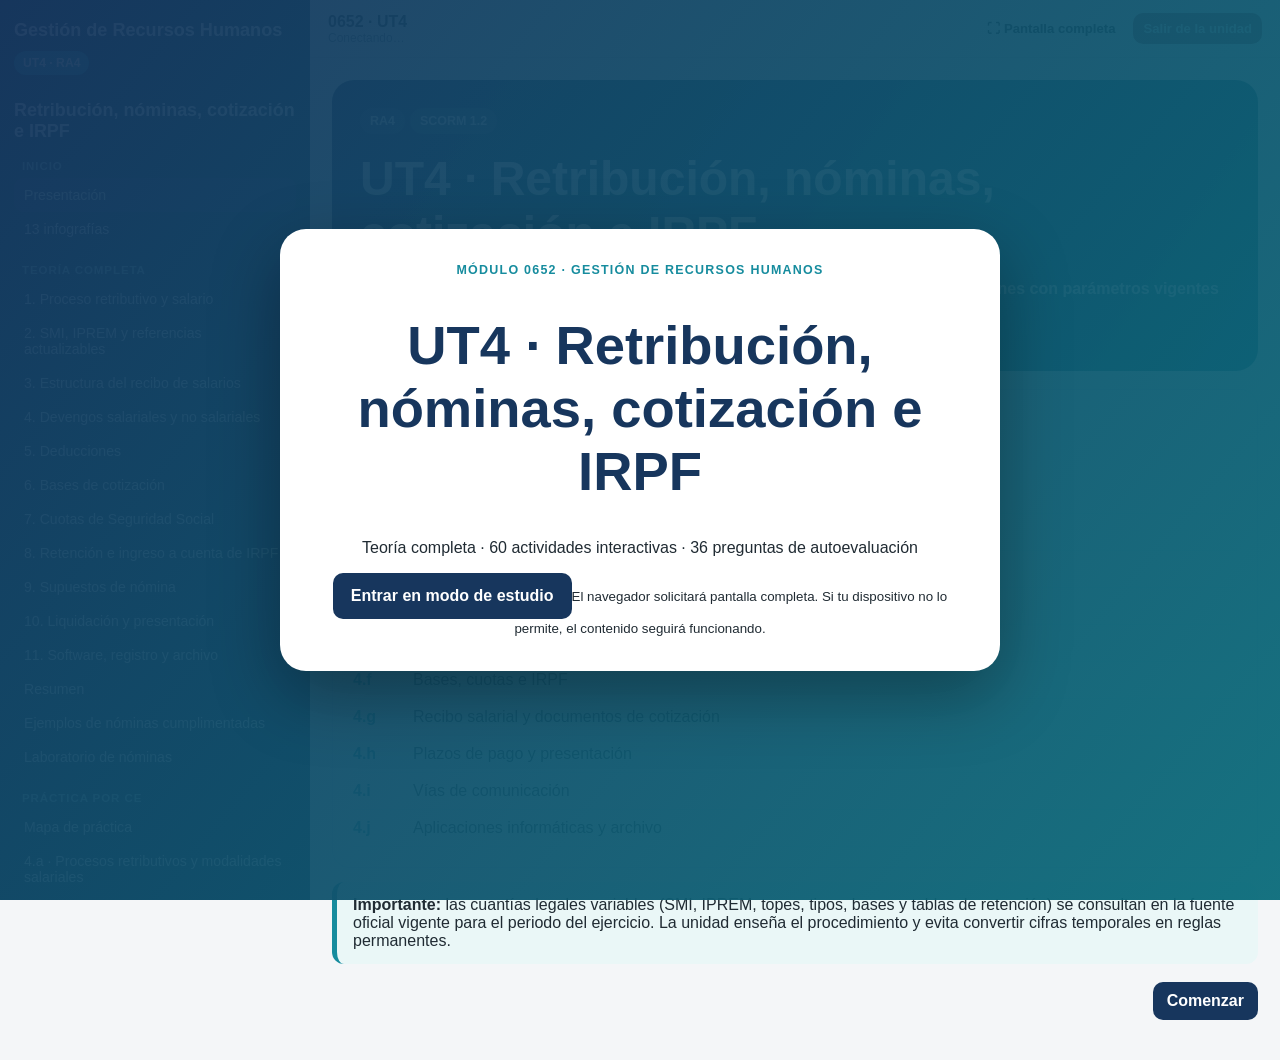
<file: grh0652/scorm/ut4/index.html>
<!doctype html><html lang="es"><head><meta charset="utf-8"><meta name="viewport" content="width=device-width,initial-scale=1"><title>0652 · UT4 · Retribución, nóminas, cotización e IRPF</title><link rel="stylesheet" href="assets/style.css"><style>.payroll-form{border:2px solid #334155;border-radius:12px;overflow:hidden;background:#fff;color:#172033}.payroll-title{font-weight:800;text-align:center;padding:14px;background:#e8eef5}.payroll-meta{display:grid;grid-template-columns:repeat(auto-fit,minmax(180px,1fr));gap:8px;padding:12px;border-bottom:1px solid #cbd5e1}.payroll-form h3{margin:0;padding:10px 14px;background:#f1f5f9;border-top:1px solid #cbd5e1}.payroll-row{display:grid;grid-template-columns:1fr minmax(130px,220px);gap:12px;align-items:center;padding:8px 14px;border-top:1px solid #e2e8f0}.payroll-row input{width:100%;padding:9px;border:1px solid #94a3b8;border-radius:6px;text-align:right}.payroll-row.total{font-weight:700;background:#f8fafc}.payroll-row.liquid{font-weight:800;background:#ecfeff}.payroll-form .field-ok{border:2px solid #15803d}.payroll-form .field-bad{border:2px solid #b91c1c}</style></head><body>
<div id="launchOverlay" class="launch-overlay"><div class="launch-card"><div class="eyebrow">MÓDULO 0652 · GESTIÓN DE RECURSOS HUMANOS</div><h1>UT4 · Retribución, nóminas, cotización e IRPF</h1><p>Teoría completa · 60 actividades interactivas · 36 preguntas de autoevaluación</p><button id="enterBtn" class="btn primary big">Entrar en modo de estudio</button><small>El navegador solicitará pantalla completa. Si tu dispositivo no lo permite, el contenido seguirá funcionando.</small></div></div>
<div class="app" id="app"><aside class="sidebar"><div class="brand">Gestión de Recursos Humanos</div><div class="unit-tag">UT4 · RA4</div><h2>Retribución, nóminas, cotización e IRPF</h2><div class="nav-group">Inicio</div><button class="nav-btn" data-target="inicio">Presentación</button><button class="nav-btn" data-target="infografias">13 infografías</button><div class="nav-group">Teoría completa</div><button class="nav-btn" data-target="teoria-1">1. Proceso retributivo y salario</button><button class="nav-btn" data-target="teoria-2">2. SMI, IPREM y referencias actualizables</button><button class="nav-btn" data-target="teoria-3">3. Estructura del recibo de salarios</button><button class="nav-btn" data-target="teoria-4">4. Devengos salariales y no salariales</button><button class="nav-btn" data-target="teoria-5">5. Deducciones</button><button class="nav-btn" data-target="teoria-6">6. Bases de cotización</button><button class="nav-btn" data-target="teoria-7">7. Cuotas de Seguridad Social</button><button class="nav-btn" data-target="teoria-8">8. Retención e ingreso a cuenta de IRPF</button><button class="nav-btn" data-target="teoria-9">9. Supuestos de nómina</button><button class="nav-btn" data-target="teoria-10">10. Liquidación y presentación</button><button class="nav-btn" data-target="teoria-11">11. Software, registro y archivo</button><button class="nav-btn" data-target="resumen">Resumen</button><button class="nav-btn" data-target="ejemplos-nominas">Ejemplos de nóminas cumplimentadas</button><button class="nav-btn" data-target="laboratorio-nominas">Laboratorio de nóminas</button><div class="nav-group">Práctica por CE</div><button class="nav-btn" data-target="practica-home">Mapa de práctica</button><button class="nav-btn" data-target="pract-4a">4.a · Procesos retributivos y modalidades salariales</button><button class="nav-btn" data-target="pract-4b">4.b · SMI, IPREM e índices de referencia</button><button class="nav-btn" data-target="pract-4c">4.c · Incentivos y retribución variable</button><button class="nav-btn" data-target="pract-4d">4.d · Conceptos y estructura de nómina</button><button class="nav-btn" data-target="pract-4e">4.e · Elaboración de nóminas</button><button class="nav-btn" data-target="pract-4f">4.f · Aportaciones a la Seguridad Social</button><button class="nav-btn" data-target="pract-4g">4.g · Formularios y plazos de declaración-liquidación</button><button class="nav-btn" data-target="pract-4h">4.h · Confección de declaraciones-liquidaciones</button><button class="nav-btn" data-target="pract-4i">4.i · Vías de comunicación</button><button class="nav-btn" data-target="pract-4j">4.j · Aplicaciones informáticas y archivo</button><div class="nav-group">Preparación y evaluación</div><button class="nav-btn" data-target="autoevaluacion">Autoevaluación de preparación</button><button class="nav-btn" data-target="examen-evaluable">Examen evaluable</button><div class="nav-group">Seguimiento</div><button class="nav-btn" data-target="mis-resultados">Mis resultados</button><div class="nav-group">Recursos</div><button class="nav-btn" data-target="fuentes">Fuentes</button><div class="progress-box"><div class="bar"><span id="progressBar"></span></div><div id="progressText">0% recorrido</div><div class="stats"><span>Práctica: <b id="practiceCount">0/60</b></span><span>Mejor nota: <b id="bestScore">0%</b></span></div></div></aside>
<div class="content"><header class="topbar"><button id="menuBtn" class="icon-btn">☰</button><div><strong>0652 · UT4</strong><span id="mode" class="mode">Conectando…</span></div><div class="top-actions"><button id="fullscreenBtn" class="btn tiny">⛶ Pantalla completa</button><button id="exitBtn" class="btn danger tiny">Salir de la unidad</button></div></header><main>
<section class="screen" id="inicio"><div class="hero"><span class="pill">RA4</span><span class="pill">SCORM 1.2</span><h1>UT4 · Retribución, nóminas, cotización e IRPF</h1><p><strong>Elabora y controla el proceso retributivo, calculando nóminas, cotización y retenciones con parámetros vigentes y trazabilidad de los datos utilizados.</strong></p></div><div class="card"><h2>Criterios de evaluación del RA4</h2><div class="ce-table"><div><b>4.a</b><span>Procesos retributivos y modalidades salariales</span></div><div><b>4.b</b><span>SMI, IPREM e índices de referencia</span></div><div><b>4.c</b><span>Incentivos y retribución variable</span></div><div><b>4.d</b><span>Conceptos y estructura de nómina</span></div><div><b>4.e</b><span>Devengos y deducciones</span></div><div><b>4.f</b><span>Bases, cuotas e IRPF</span></div><div><b>4.g</b><span>Recibo salarial y documentos de cotización</span></div><div><b>4.h</b><span>Plazos de pago y presentación</span></div><div><b>4.i</b><span>Vías de comunicación</span></div><div><b>4.j</b><span>Aplicaciones informáticas y archivo</span></div></div></div><div class="notice"><strong>Importante:</strong> las cuantías legales variables (SMI, IPREM, topes, tipos, bases y tablas de retención) se consultan en la fuente oficial vigente para el periodo del ejercicio. La unidad enseña el procedimiento y evita convertir cifras temporales en reglas permanentes.</div><div class="actions"><button class="btn primary" data-goto="teoria-1">Comenzar</button></div></section>
<section class="screen" id="ejemplos-nominas"><div class="hero compact"><span class="pill">Modelo resuelto</span><h1>Ejemplos de nóminas cumplimentadas</h1><p>Lee cada recibo como un documento real: identifica de dónde sale cada importe antes de pasar al laboratorio.</p></div>
<div class="card"><h2>Ejemplo 1 · Nómina ordinaria completa</h2><div class="payroll-example"><div class="doc-head">RECIBO INDIVIDUAL JUSTIFICATIVO DEL PAGO DE SALARIOS</div><div class="doc-meta"><div><b>Empresa:</b> Canarias Gestión, S.L.<br>NIF: B00000000<br>CCC: 38/000000000</div><div><b>Trabajadora:</b> Laura Martín<br>Grupo profesional: Auxiliar administrativa<br>Periodo: 01/09–30/09</div></div><table><tr><th>I. DEVENGOS</th><th>Importe</th></tr><tr><td>Salario base</td><td>1.500,00 €</td></tr><tr><td>Complemento de puesto</td><td>200,00 €</td></tr><tr><td>Comisión</td><td>150,00 €</td></tr><tr><th>Total devengado (A)</th><th>1.850,00 €</th></tr><tr><th>II. DEDUCCIONES</th><th></th></tr><tr><td>Contingencias comunes 4,70 % s/ 2.100</td><td>98,70 €</td></tr><tr><td>Desempleo 1,55 %</td><td>32,55 €</td></tr><tr><td>Formación profesional 0,10 %</td><td>2,10 €</td></tr><tr><td>MEI 0,13 %</td><td>2,73 €</td></tr><tr><td>IRPF 12 % s/ 1.850</td><td>222,00 €</td></tr><tr><th>Total deducciones (B)</th><th>358,08 €</th></tr><tr class="net"><td>LÍQUIDO A PERCIBIR (A − B)</td><td>1.491,92 €</td></tr><tr><th>BASES</th><th></th></tr><tr><td>Prorrata pagas extraordinarias</td><td>250,00 €</td></tr><tr><td>Base contingencias comunes</td><td>2.100,00 €</td></tr></table><div class="explanation"><b>Cómo se obtiene:</b> los devengos del mes suman 1.850 €. Las dos pagas de 1.500 € generan una prorrata de cotización de 250 € al mes, por eso la BCC es 2.100 €. Las cuotas se calculan sobre esa base y el IRPF del supuesto sobre los devengos dinerarios.</div></div></div>
<div class="card"><h2>Ejemplo 2 · Nómina con retribución en especie</h2><div class="payroll-example"><div class="doc-head">RECIBO DE SALARIOS · RETRIBUCIÓN EN ESPECIE</div><div class="doc-meta"><div><b>Empresa:</b> Atlántico Oficina, S.L.<br>Periodo: mes completo</div><div><b>Persona trabajadora:</b> supuesto didáctico<br>Retribución dineraria + especie</div></div><table><tr><th>DEVENGOS</th><th>Importe</th></tr><tr><td>Retribución dineraria</td><td>1.600,00 €</td></tr><tr><td>Retribución en especie</td><td>180,00 €</td></tr><tr><th>Total devengado</th><th>1.780,00 €</th></tr><tr><th>DEDUCCIONES / AJUSTES</th><th></th></tr><tr><td>Deducciones dinerarias del supuesto</td><td>205,00 €</td></tr><tr><td>Valor de especie ya entregada</td><td>180,00 €</td></tr><tr class="net"><td>EFECTIVO A TRANSFERIR</td><td>1.395,00 €</td></tr></table><div class="explanation"><b>Clave:</b> la especie forma parte del devengo, pero no vuelve a abonarse en efectivo. Por eso se identifica separadamente al determinar la transferencia final.</div></div></div>
<div class="card"><h2>Ejemplo 3 · Finiquito</h2><div class="payroll-example"><div class="doc-head">DOCUMENTO DE LIQUIDACIÓN / FINIQUITO · EJEMPLO DIDÁCTICO</div><div class="doc-meta"><div><b>Salario mensual:</b> 1.500 €<br>Extinción: día 20</div><div><b>Vacaciones pendientes:</b> 6 días<br>Paga semestral: 3/6 devengados</div></div><table><tr><th>CONCEPTO</th><th>Importe</th></tr><tr><td>Salario pendiente: 1.500 / 30 × 20</td><td>1.000,00 €</td></tr><tr><td>Vacaciones pendientes: 1.500 / 30 × 6</td><td>300,00 €</td></tr><tr><td>Paga extra: 1.500 × 3 / 6</td><td>750,00 €</td></tr><tr class="net"><td>TOTAL BRUTO CALCULADO</td><td>2.050,00 €</td></tr></table><div class="explanation"><b>Importante:</b> una liquidación real debe completar cotización, retención y, cuando proceda por la causa de extinción, indemnización. No debe inventarse una indemnización sin conocer la causa y los datos necesarios.</div></div></div>
<div class="actions"><button class="btn primary" data-goto="laboratorio-nominas">Practicar confeccionando nóminas</button></div></section>
<section class="screen" id="infografias"><div class="hero compact"><span class="pill">Apoyo visual</span><h1>13 infografías de nóminas · RA4</h1><p>Secuencia visual para explicar, practicar y repasar el proceso retributivo completo.</p></div><div class="info-grid"><figure class="info-card"><img src="assets/infografias/01_mapa_ra4.svg" alt="Mapa del RA4 y proceso completo de nómina"><figcaption>Mapa del RA4 y proceso completo de nómina</figcaption></figure><figure class="info-card"><img src="assets/infografias/02_estructura_nomina.svg" alt="Estructura del recibo de salarios"><figcaption>Estructura del recibo de salarios</figcaption></figure><figure class="info-card"><img src="assets/infografias/03_clasificacion_profesional.svg" alt="Clasificación profesional y convenio"><figcaption>Clasificación profesional y convenio</figcaption></figure><figure class="info-card"><img src="assets/infografias/04_devengos.svg" alt="Devengos salariales y no salariales"><figcaption>Devengos salariales y no salariales</figcaption></figure><figure class="info-card"><img src="assets/infografias/05_bases_cotizacion.svg" alt="Bases de cotización"><figcaption>Bases de cotización</figcaption></figure><figure class="info-card"><img src="assets/infografias/06_cuotas_irpf.svg" alt="Cuotas de Seguridad Social e IRPF"><figcaption>Cuotas de Seguridad Social e IRPF</figcaption></figure><figure class="info-card"><img src="assets/infografias/07_it_enfermedad_comun.svg" alt="IT por enfermedad común"><figcaption>IT por enfermedad común</figcaption></figure><figure class="info-card"><img src="assets/infografias/08_it_accidente_trabajo.svg" alt="IT por accidente de trabajo o enfermedad profesional"><figcaption>IT por accidente de trabajo o enfermedad profesional</figcaption></figure><figure class="info-card"><img src="assets/infografias/09_nacimiento_cuidado.svg" alt="Nacimiento y cuidado de menor"><figcaption>Nacimiento y cuidado de menor</figcaption></figure><figure class="info-card"><img src="assets/infografias/10_huelga_ausencias.svg" alt="Huelga, ausencias y permiso no retribuido"><figcaption>Huelga, ausencias y permiso no retribuido</figcaption></figure><figure class="info-card"><img src="assets/infografias/11_retribucion_especie.svg" alt="Retribución en especie"><figcaption>Retribución en especie</figcaption></figure><figure class="info-card"><img src="assets/infografias/12_finiquito.svg" alt="Finiquito y liquidación final"><figcaption>Finiquito y liquidación final</figcaption></figure><figure class="info-card"><img src="assets/infografias/13_control_nomina.svg" alt="Control final, presentación y archivo"><figcaption>Control final, presentación y archivo</figcaption></figure></div></section>
<section class="screen" id="teoria-1"><div class="card lesson-body"><h1>1. Proceso retributivo, convenio y clasificación profesional</h1><p>La nómina comienza antes de hacer operaciones: hay que identificar el convenio aplicable, la clasificación profesional, la jornada, las condiciones salariales y las incidencias del periodo. La categoría o grupo no debe elegirse solo por el nombre del puesto: se comparan las <b>funciones efectivamente realizadas</b> con el sistema de clasificación y tablas del convenio vigente.</p><h2>Cómo determinar la clasificación correcta</h2><ol><li>Identifica la actividad principal de la empresa y el centro de trabajo.</li><li>Localiza el convenio por ámbito funcional, territorial y vigencia.</li><li>Lee su capítulo de clasificación profesional: grupos, niveles, áreas y factores (responsabilidad, autonomía, conocimientos, mando, complejidad, etc.).</li><li>Describe las funciones reales del puesto y compáralas con las definiciones del convenio.</li><li>Localiza la tabla salarial correspondiente al grupo/nivel y periodo.</li><li>Distingue <b>clasificación profesional del convenio</b> y <b>grupo de cotización</b>: están relacionados, pero no son conceptos intercambiables.</li><li>Documenta convenio, código, vigencia, grupo/nivel y tabla utilizada.</li></ol><h2>Grupos de cotización: orientación</h2><p>En el Régimen General se utilizan grupos de cotización asociados a categorías profesionales. Para Administración son especialmente reconocibles, entre otros, el grupo 3 (jefaturas administrativas), 5 (oficiales administrativos) y 7 (auxiliares administrativos). La asignación del caso debe contrastarse con las funciones y la normativa vigente, no hacerse únicamente por el título interno del puesto.</p><div class="callout"><b>Ejemplo.</b> Si el contrato dice “administrativo” pero las funciones reales son auxiliares y el convenio distingue niveles, el alumno debe consultar las definiciones funcionales del convenio antes de escoger grupo/nivel y salario.</div><h2>Repositorio de convenios</h2><p><a href="https://expinterweb.mites.gob.es/regcon/pub/buscadorTextosCanarias?language=es" target="_blank" rel="noopener">REGCON · buscador oficial de textos de convenios en Canarias</a>. Permite filtrar por vigencia, naturaleza, ámbito funcional y autoridad laboral.</p></div><div class="actions"><button class="btn secondary" data-goto="inicio">Anterior</button><button class="btn primary" data-goto="teoria-2">Siguiente</button></div></section><section class="screen" id="teoria-2"><div class="card lesson-body"><h1>2. SMI, IPREM y referencias actualizables</h1><p>SMI e IPREM son referencias distintas y se utiliza la que corresponda al procedimiento. Siempre se anota periodo, norma/fuente y valor empleado.</p><div class="callout"><b>Dato 2026.</b> El SMI está fijado en 1.221 €/mes o 40,70 €/día; el mínimo anual indicado por la norma es 17.094 €. Para ejercicios de otros años debe consultarse la norma de ese periodo.</div><p><a href="https://www.boe.es/buscar/act.php?id=BOE-A-2026-3815" target="_blank" rel="noopener">BOE · Real Decreto 126/2026, SMI 2026</a></p><h2>Por qué no son intercambiables</h2><p>El SMI establece una referencia mínima salarial; el IPREM es un indicador utilizado en determinados límites, ayudas y procedimientos. Que ambos sean importes oficiales no significa que pueda escogerse el que resulte más cómodo. El enunciado o la norma del procedimiento determina cuál corresponde.</p><p>Cuando se compara una retribución con el SMI hay que atender a la unidad correcta —día, mes o año— y a la estructura de pagas. Por eso comparar sin más una mensualidad con otra cifra mensual puede producir conclusiones erróneas si una está expresada en 12 pagas y otra en 14.</p><h2>Ejemplo razonado</h2><p>Si un salario se expresa en doce mensualidades con extras prorrateadas, primero se obtiene su importe anual y se compara con la referencia anual aplicable. Así se comparan magnitudes equivalentes. El alumno debe escribir siempre: año, fuente, importe utilizado y operación.</p><div class="notice"><b>Error frecuente:</b> guardar una tabla de un curso anterior y reutilizarla. Las referencias económicas deben verificarse para el periodo del ejercicio.</div><h2>Método</h2><ol><li>Identifica qué referencia exige el supuesto.</li><li>Fija el año/periodo.</li><li>Consulta la fuente oficial.</li><li>Comprueba si el cálculo requiere importe diario, mensual o anual y el tratamiento de las pagas.</li><li>Guarda la fuente junto al ejercicio.</li></ol><div class="callout"><b>Ejemplo.</b> Con 1.221 € en 14 pagas: 1.221 × 14 = 17.094 € anuales. Expresado únicamente como equivalencia matemática en 12 mensualidades: 17.094 / 12 = 1.424,50 €.</div></div><div class="actions"><button class="btn secondary" data-goto="teoria-1">Anterior</button><button class="btn primary" data-goto="teoria-3">Siguiente</button></div></section><section class="screen" id="teoria-3"><div class="card lesson-body"><h1>3. Estructura del recibo de salarios</h1><p>Una nómina se lee de arriba abajo: identificación y periodo → devengos → bases → deducciones → líquido. Cada bloque responde a una pregunta distinta y debe poder comprobarse por separado.</p><h2>Leer una nómina como un circuito</h2><p>Los datos de cabecera explican <b>quién paga, quién cobra y qué periodo se liquida</b>. Los devengos explican qué cantidades se generan. Las bases sirven para determinados cálculos de cotización o fiscales. Las deducciones explican qué importes se descuentan. Finalmente, el líquido indica la cantidad monetaria resultante, pero no demuestra por sí solo que el recibo esté bien calculado.</p><p>Una buena revisión se hace por capas. Primero se verifica la ficha laboral y el convenio; después los conceptos e incidencias del mes; a continuación bases y tipos; por último se comprueba la aritmética. Si se empieza únicamente por el líquido, un error puede quedar compensado accidentalmente por otro.</p><div class="notice"><b>Método de alumno:</b> tapa el resultado final e intenta reconstruirlo bloque por bloque. Si no puedes explicar de dónde sale una cifra, todavía no has terminado la nómina.</div><h2>Ejemplo completo básico</h2><p><b>Datos:</b> salario base 1.500 €, complemento de puesto 200 €, comisión 150 €. Deducciones del supuesto: Seguridad Social 125 €, IRPF 185 € y anticipo 100 €.</p><table><tbody><tr><th>Devengos</th><td>1.500 + 200 + 150 = <b>1.850 €</b></td></tr><tr><th>Deducciones</th><td>125 + 185 + 100 = <b>410 €</b></td></tr><tr><th>Líquido</th><td>1.850 − 410 = <b>1.440 €</b></td></tr></tbody></table><p>Este cálculo permite comprobar el líquido, pero todavía no demuestra que las bases o deducciones sean correctas: deben verificarse con sus reglas propias.</p><h2>Control documental</h2><ul><li>Empresa y trabajador correctamente identificados.</li><li>Periodo de liquidación.</li><li>Conceptos separados y denominados de forma comprensible.</li><li>Bases y tipos utilizados.</li><li>Total devengado, total deducciones y líquido aritméticamente coherentes.</li></ul></div><div class="actions"><button class="btn secondary" data-goto="teoria-2">Anterior</button><button class="btn primary" data-goto="teoria-4">Siguiente</button></div></section><section class="screen" id="teoria-4"><div class="card lesson-body"><h1>4. Devengos salariales y no salariales</h1><p>Primero se pregunta <b>qué retribuye o compensa cada concepto</b>. El nombre usado por la empresa no basta para decidir su tratamiento.</p><h2>La denominación del concepto no decide su naturaleza</h2><p>Para clasificar una percepción hay que saber qué remunera o compensa. El salario base y los complementos retribuyen trabajo en los términos establecidos; otras cantidades pueden compensar gastos o responder a causas distintas. La clasificación influye en cotización, fiscalidad y cálculo de otros derechos, de modo que cambiar el nombre en el programa no cambia automáticamente su tratamiento jurídico.</p><p>En los complementos conviene identificar su causa: condiciones personales, puesto, cantidad o calidad del trabajo, resultados u otra circunstancia prevista. También se revisa si son consolidables o si dependen de mantener la situación que los origina.</p><h2>Ejemplo razonado</h2><p>Dos conceptos se llaman «plus». Uno retribuye responsabilidad permanente y otro compensa un gasto acreditado de desplazamiento. El nombre común no permite aplicar la misma regla. El alumno debe leer convenio, causa y justificantes antes de decidir cómo tratar cada importe.</p><div class="notice"><b>Error frecuente:</b> clasificar por el nombre que aparece en la nómina sin investigar el hecho económico que hay detrás.</div><h2>Ejemplo clasificado</h2><table><thead><tr><th>Concepto</th><th>Importe</th><th>Lectura inicial</th></tr></thead><tbody><tr><td>Salario base</td><td>1.450 €</td><td>Salarial</td></tr><tr><td>Complemento de responsabilidad</td><td>180 €</td><td>Salarial; comprobar convenio/acuerdo</td></tr><tr><td>Comisión</td><td>220 €</td><td>Salarial variable</td></tr><tr><td>Gasto de desplazamiento justificado</td><td>70 €</td><td>Analizar como percepción compensatoria/no salarial y sus requisitos</td></tr></tbody></table><p>Total mostrado como devengado: 1.450 + 180 + 220 + 70 = <b>1.920 €</b>. Después se determina qué parte computa en cada base conforme a la regulación vigente.</p><h2>Retribución en especie</h2><p>Si además existe una percepción en especie valorada en 160 €, debe figurar y recibir su tratamiento de cotización y fiscalidad. <b>160 € de valoración no significa necesariamente 160 € adicionales transferidos a la cuenta bancaria.</b></p></div><div class="actions"><button class="btn secondary" data-goto="teoria-3">Anterior</button><button class="btn primary" data-goto="teoria-5">Siguiente</button></div></section><section class="screen" id="teoria-5"><div class="card lesson-body"><h1>5. Deducciones</h1><p>Las deducciones no se aplican todas sobre la misma referencia. Las cuotas del trabajador parten de bases de cotización; la retención fiscal utiliza su base y tipo correspondientes; anticipos u otras deducciones requieren causa y soporte.</p><h2>Deducir exige justificar</h2><p>Una deducción reduce el importe que finalmente recibe la persona, pero cada descuento necesita su propia base jurídica y de cálculo. Las aportaciones a Seguridad Social responden a bases y tipos; la retención de IRPF sigue el procedimiento tributario; un anticipo refleja una cantidad que ya se entregó; otras deducciones requieren analizar su causa.</p><p>Por eso el alumno debe construir una tabla con cuatro columnas: concepto, base o importe de origen, regla aplicada y resultado. Este formato hace visible si se está aplicando un porcentaje a la magnitud equivocada.</p><h2>Ejemplo de control</h2><p>Si el recibo muestra una retención de 240 €, no basta comprobar que 240 aparece restado. Hay que poder identificar la base sometida a retención y el tipo utilizado. De igual modo, las cuotas de Seguridad Social se contrastan con sus bases, no con el líquido.</p><div class="notice"><b>Error frecuente:</b> creer que todas las deducciones son porcentajes del total devengado. Cada una debe seguir su regla.</div><h2>Ejemplo explicado</h2><p>Total devengado: <b>2.200 €</b>. El supuesto facilita: cuotas del trabajador 145 €, retención IRPF 264 € y anticipo 150 €.</p><ol><li>Cuotas SS: 145 €.</li><li>IRPF: 264 €.</li><li>Anticipo ya percibido: 150 €.</li><li>Total deducciones = 145 + 264 + 150 = <b>559 €</b>.</li><li>Líquido = 2.200 − 559 = <b>1.641 €</b>.</li></ol><div class="callout"><b>Error típico:</b> restar un anticipo dos veces o calcular IRPF directamente sobre el total devengado sin comprobar cuál es la base sometida a retención.</div><h2>Incidencias</h2><p>Huelga, ausencia injustificada y permiso no retribuido no son sinónimos. Antes de reducir importes se identifica duración, conceptos afectados y regla legal o convencional aplicable.</p></div><div class="actions"><button class="btn secondary" data-goto="teoria-4">Anterior</button><button class="btn primary" data-goto="teoria-6">Siguiente</button></div></section><section class="screen" id="teoria-6"><div class="card lesson-body"><h1>6. Bases de cotización</h1><p>La base no se obtiene copiando el total devengado. Se identifican conceptos computables, prorrata de pagas extraordinarias cuando proceda y límites correspondientes al periodo.</p><h2>Construcción de la base: piensa por capas</h2><p>Primero identifica las percepciones del periodo y clasifícalas. Después determina cuáles se integran en la base y en qué cuantía. A continuación incorpora la prorrata de pagas cuando corresponda y aplica las reglas especiales del supuesto. Finalmente contrasta límites vigentes. Este orden evita intentar recordar una fórmula única para todas las nóminas.</p><p>Las bases para distintas contingencias pueden compartir elementos, pero no deben suponerse idénticas sin comprobarlo. Horas extraordinarias, determinadas situaciones de incapacidad o particularidades contractuales obligan a detenerse y aplicar la regla concreta.</p><h2>Comprobación inversa</h2><p>Una técnica útil consiste en tomar la base calculada y explicar qué conceptos la forman. Si aparece un importe que no puedes vincular a un concepto o prorrata, probablemente hay un error. Esta comprobación es especialmente útil en hojas de cálculo.</p><div class="notice"><b>Aprendizaje clave:</b> no memorices «total devengado + extras». Aprende a decidir qué computa y por qué.</div><h2>Ejemplo didáctico de BCC</h2><p>Salario base 1.500 €, complemento salarial 200 € y dos pagas extraordinarias anuales de 1.500 € cada una, no prorrateadas en el cobro.</p><ol><li>Prorrata mensual para cotización: (1.500 × 2) / 12 = <b>250 €</b>.</li><li>Conceptos salariales mensuales computables del supuesto: 1.500 + 200 = <b>1.700 €</b>.</li><li>BCC previa a comprobación de límites: 1.700 + 250 = <b>1.950 €</b>.</li><li>Comprobar bases mínima/máxima y reglas vigentes del periodo antes de cerrar.</li></ol><h2>Horas extraordinarias y contingencias profesionales</h2><p>Cuando el supuesto incluye horas extraordinarias o una IT derivada de AT/EP, no debe reutilizarse automáticamente la misma operación que para contingencias comunes. Se separan los elementos exigidos por la regla aplicable.</p><p><a href="https://www.seg-social.es/wps/portal/wss/internet/Trabajadores/CotizacionRecaudacionTrabajadores" target="_blank" rel="noopener">Consultar bases, tipos y reglas vigentes en Seguridad Social</a>.</p></div><div class="actions"><button class="btn secondary" data-goto="teoria-5">Anterior</button><button class="btn primary" data-goto="teoria-7">Siguiente</button></div></section><section class="screen" id="teoria-7"><div class="card lesson-body"><h1>7. Cuotas de Seguridad Social</h1><p>Las cuotas se calculan aplicando a cada base el tipo que corresponda al periodo y contingencia. Deben distinguirse aportación de la persona trabajadora y aportación empresarial.</p><h2>Empresa y trabajador no soportan la misma cuota</h2><p>En la nómina aparecen determinadas aportaciones de la persona trabajadora como deducciones. La empresa, además, soporta sus propias aportaciones. Por ello el coste laboral empresarial y el líquido de la nómina responden a preguntas diferentes. El alumno debe mantener separados ambos planos.</p><p>Para cada concepto de cotización se anota base, tipo, sujeto que soporta la cuota y resultado. Después se suman las partidas correspondientes. Esta tabla evita aplicar por error un tipo empresarial como deducción del trabajador o viceversa.</p><h2>Ejemplo de lectura</h2><p>Si un ejercicio facilita BCC y una base para contingencias profesionales, no se elige una al azar. Se observa qué contingencia se está calculando y se aplica su tipo sobre la base indicada por la regla. Al cambiar el año se revisan nuevamente tipos y parámetros.</p><div class="notice"><b>Control profesional:</b> las cuotas deben poder reconciliarse con la liquidación de Seguridad Social, no solo cuadrar aritméticamente dentro de la nómina.</div><h2>Ejemplo de cálculo</h2><p>Supuesto didáctico: BCC = 2.000 €. El ejercicio facilita un tipo del trabajador del 4,70 % para contingencias comunes.</p><p><b>2.000 × 4,70 % = 94 €.</b></p><p>Si el ejercicio incorpora desempleo, formación profesional, MEI u otros conceptos, cada uno se calcula sobre su base y con el tipo que indique la normativa del periodo. Después se suman únicamente las aportaciones que correspondan al trabajador para obtener su deducción de Seguridad Social.</p><div class="callout"><b>No memorices la plantilla.</b> Base, tipo, periodo y fuente deben quedar asociados. Un porcentaje correcto para un ejercicio puede no serlo para otro año o situación contractual.</div><p><a href="https://www.seg-social.es/wps/portal/wss/internet/Trabajadores/CotizacionRecaudacionTrabajadores" target="_blank" rel="noopener">Seguridad Social · cotización y recaudación</a></p></div><div class="actions"><button class="btn secondary" data-goto="teoria-6">Anterior</button><button class="btn primary" data-goto="teoria-8">Siguiente</button></div></section><section class="screen" id="teoria-8"><div class="card lesson-body"><h1>8. Retención e ingreso a cuenta de IRPF</h1><p>La retención es un pago a cuenta. El porcentaje no se elige “a ojo”: depende de los datos y del procedimiento vigente. En clase podemos facilitar un tipo para practicar la mecánica; en gestión real se utiliza el procedimiento oficial.</p><h2>Retener no significa fijar el impuesto definitivo</h2><p>La empresa practica pagos a cuenta según el procedimiento aplicable. El tipo puede cambiar cuando cambian circunstancias relevantes o la retribución prevista, por lo que RR. HH. debe conservar los datos y regularizaciones que justifican el porcentaje utilizado. El trabajador no escoge libremente cualquier porcentaje como sustituto del procedimiento.</p><p>En ejercicios iniciales puede proporcionarse directamente una base y un tipo para practicar la operación. En ejercicios avanzados el alumno debe identificar qué percepciones están sometidas, qué datos personales o contractuales intervienen y cuándo procede revisar el cálculo.</p><h2>Ejemplo de razonamiento</h2><p>Dos trabajadores con el mismo salario bruto pueden no presentar necesariamente la misma retención si sus circunstancias relevantes son distintas. Por eso copiar el porcentaje de un compañero o de la nómina anterior sin comprobar cambios no es un método válido.</p><div class="notice"><b>Error frecuente:</b> confundir el porcentaje de retención con el resultado final del IRPF anual. La retención es un pago a cuenta.</div><h2>Ejemplo didáctico</h2><p>Base sometida a retención del supuesto: 1.850 €. Tipo facilitado: 12 %.</p><p><b>Retención = 1.850 × 12 % = 222 €.</b></p><h2>Retribución en especie</h2><p>Cuando existe especie se determina su valoración y se analiza el ingreso a cuenta y su tratamiento fiscal. No debe confundirse el valor fiscal/retributivo con dinero efectivamente transferido.</p><h2>Control</h2><ol><li>Datos personales/familiares y contractuales correctamente comunicados.</li><li>Retribución prevista y regularizaciones, cuando procedan.</li><li>Tipo obtenido o facilitado para el periodo.</li><li>Base sobre la que se aplica.</li><li>Registro del cálculo y de las modificaciones.</li></ol><p><a href="https://sede.agenciatributaria.gob.es/" target="_blank" rel="noopener">AEAT · Sede electrónica y servicios de retenciones</a></p></div><div class="actions"><button class="btn secondary" data-goto="teoria-7">Anterior</button><button class="btn primary" data-goto="teoria-9">Siguiente</button></div></section><section class="screen" id="teoria-9"><div class="card lesson-body"><h1>9. Supuestos de nómina resueltos</h1><p>En todos los casos: <b>incidencia → periodo → devengos/prestación → bases → cuotas/IRPF → líquido → control</b>.</p>
<h2>A. IT por enfermedad común</h2><p>Trabajador mensual. BCC del mes anterior: 1.800 €. Baja del día 10 al 30. Para el ejemplo, BR diaria = 1.800 / 30 = <b>60 €</b>. Sin mejora de convenio.</p><ol><li>Días 1–3 de IT: sin prestación en el esquema general del ejemplo.</li><li>Días 4–20: 17 días × (60 × 60 %) = 17 × 36 = <b>612 €</b>.</li><li>Día 21 del proceso: 1 día × (60 × 75 %) = <b>45 €</b>.</li><li>Prestación del periodo de IT del ejemplo: <b>657 €</b>.</li></ol><p>Después se añaden los días trabajados y se calculan bases, cuotas e IRPF según las reglas del periodo. Si el convenio mejora la prestación, el complemento empresarial se calcula y muestra separadamente.</p>
<h2>B. IT por accidente de trabajo / enfermedad profesional</h2><p>BCP del mes anterior sin horas extra: 1.950 €. Horas extraordinarias de los 12 meses anteriores: 600 €. Mes anterior de 30 días.</p><ol><li>Parte ordinaria: 1.950 / 30 = <b>65 €/día</b>.</li><li>Promedio diario de horas extra: 600 / 365 = <b>1,64 €/día</b>.</li><li>BR didáctica: 65 + 1,64 = <b>66,64 €/día</b>.</li><li>Prestación desde el día siguiente, al 75 % en el supuesto: 66,64 × 75 % = <b>49,98 €/día</b>.</li></ol><p>El día del accidente y las reglas de cotización deben tratarse conforme al caso; no se aplican los tramos de enfermedad común.</p>
<h2>C. Nacimiento y cuidado de menor</h2><p>Si la suspensión comienza a mitad de mes, se separa el periodo trabajado del suspendido. La empresa liquida el salario correspondiente al trabajo y la prestación de Seguridad Social se trata como prestación, <b>no como salario ordinario añadido por la empresa</b>. El alumno debe identificar BR, pagador, días y efectos en cotización/documentación.</p>
<h2>D. Retribución en especie</h2><p>Salario dinerario 1.600 € + especie valorada en 180 €. Secuencia: valorar la especie → comprobar límites → determinar tratamiento de cotización → tratamiento fiscal/ingreso a cuenta → reflejar devengos → calcular deducciones → obtener el efectivo. <b>El bruto retributivo y el dinero transferido no son la misma magnitud.</b></p>
<h2>E. Finiquito</h2><p>Extinción el día 20. Salario mensual 1.500 €. Dos pagas extra de 1.500 € no prorrateadas. Quedan 6 días de vacaciones devengadas y no disfrutadas. Para practicar, usamos mes de 30 días.</p><ol><li>Salario pendiente: 1.500 / 30 × 20 = <b>1.000 €</b>.</li><li>Pagas extra: calcular por separado lo devengado de cada paga según su periodo real de devengo.</li><li>Vacaciones: 1.500 / 30 × 6 = <b>300 €</b> en esta simplificación didáctica.</li><li>Indemnización: solo si corresponde; primero se identifica causa de extinción y después su regla.</li><li>Finalmente se determina cotización, retención y líquido de los conceptos según su tratamiento.</li></ol><div class="callout"><b>Finiquito ≠ indemnización.</b> El finiquito liquida cantidades pendientes; la indemnización depende de la causa y regulación aplicable.</div></div><div class="actions"><button class="btn secondary" data-goto="teoria-8">Anterior</button><button class="btn primary" data-goto="teoria-10">Siguiente</button></div></section><section class="screen" id="teoria-10"><div class="card lesson-body"><h1>10. Liquidación, presentación y rectificaciones</h1><p>La nómina calculada debe convertirse en un proceso cerrado y trazable: pago, cotización, obligaciones fiscales cuando correspondan, presentación y conservación de justificantes.</p><h2>Flujo mensual de trabajo</h2><ol><li><b>Abrir periodo:</b> comprobar altas/bajas, contratos, jornada, convenio y parámetros vigentes.</li><li><b>Registrar incidencias:</b> IT, variables, horas, ausencias, anticipos, especie y cambios comunicados.</li><li><b>Calcular:</b> devengos, bases, cuotas, retención y líquido.</li><li><b>Revisar:</b> comparar con mes anterior y explicar variaciones relevantes.</li><li><b>Cerrar y pagar:</b> generar recibos y orden/soporte de pago conforme al procedimiento.</li><li><b>Cotizar y presentar:</b> utilizar los servicios y ficheros/procedimientos vigentes de Seguridad Social.</li><li><b>Archivar:</b> conservar recibos, respuestas, referencias y justificantes vinculados al periodo.</li></ol><h2>Sistema RED / SILTRA</h2><p>En el entorno profesional la comunicación con la Tesorería se realiza mediante los servicios habilitados del Sistema RED y, cuando corresponda al procedimiento, SILTRA. El alumno debe entender el circuito <b>generación → envío → respuesta → corrección → confirmación/justificante</b>, no memorizar pantallas que pueden cambiar.</p><p><a href="https://www.seg-social.es/wps/portal/wss/internet/InformacionUtil/5300" target="_blank" rel="noopener">Seguridad Social · Sistema RED</a></p><h2>Si aparece un error después del cierre</h2><p>No se oculta ni se “arregla” cambiando únicamente el líquido. Se identifica trabajador, periodo, dato erróneo y documentos afectados; se determina el procedimiento de rectificación/regularización vigente, se ejecuta y se conserva la evidencia de la corrección.</p><div class="callout"><b>Control de cierre:</b> periodo + totales + presentación + respuesta oficial + pago + archivo deben poder reconciliarse.</div><h2>Conciliación antes de cerrar</h2><p>Antes de dar por finalizado el periodo se comparan tres niveles: <b>detalle por trabajador, resumen de nóminas y obligaciones externas</b>. Los totales de bases y cuotas deben ser compatibles con lo comunicado a Seguridad Social; las retenciones deben poder relacionarse con la información fiscal; y el importe destinado al pago debe reconciliarse con los líquidos. Esta revisión detecta errores que una nómina individual aparentemente correcta puede ocultar.</p><p><b>Ejemplo.</b> El resumen de nóminas muestra diez trabajadores, pero la liquidación incluye once. Antes de confirmar, RR. HH. revisa altas, bajas y periodos: puede existir una persona dada de baja que todavía genera cotización por parte del periodo, o puede tratarse de un movimiento incorrecto. La diferencia se explica, no se fuerza.</p><h2>Rectificar con trazabilidad</h2><p>Una rectificación debe conservar qué dato era incorrecto, cuál es el correcto, quién autorizó el cambio, qué documentos se regeneraron y qué comunicaciones externas se repitieron o regularizaron. La versión original no se borra de forma que resulte imposible reconstruir el incidente.</p><div class="notice"><b>Regla de cierre:</b> no se considera terminado el mes porque «las nóminas están impresas», sino cuando cálculo, pago, cotización, fiscalidad y archivo son coherentes.</div></div><div class="actions"><button class="btn secondary" data-goto="teoria-9">Anterior</button><button class="btn primary" data-goto="teoria-11">Siguiente</button></div></section><section class="screen" id="teoria-11"><div class="card lesson-body"><h1>11. Software de nóminas, registro y archivo</h1><p>El programa automatiza operaciones, pero no decide si los datos de entrada son correctos. El técnico debe ser capaz de explicar por qué una nómina produce un resultado concreto.</p><h2>Configuración inicial</h2><ul><li>Empresa, centros, cuentas y datos administrativos.</li><li>Convenio, clasificación, conceptos y condiciones retributivas.</li><li>Trabajadores, contratos, jornadas y situaciones.</li><li>Parámetros legales con fecha de vigencia.</li><li>Permisos de usuario y perfiles de acceso.</li></ul><h2>Ciclo de una nómina en software</h2><ol><li>Crear/abrir el periodo.</li><li>Importar o registrar incidencias.</li><li>Revisar registros rechazados.</li><li>Calcular borradores.</li><li>Comparar una muestra con cálculo manual.</li><li>Revisar variaciones y errores.</li><li>Cerrar solo después de conciliar.</li><li>Generar documentos, ficheros y exportación contable.</li><li>Guardar justificantes y copia de seguridad.</li></ol><h2>Ejemplo de control</h2><p>Se importan 50 incidencias y el programa acepta 48. El proceso <b>no está completo</b>: hay que localizar las dos rechazadas, corregirlas o justificar por qué no proceden y volver a conciliar antes del cierre.</p><h2>Discrepancia programa / cálculo manual</h2><p>Se comparan, en este orden: datos del trabajador → conceptos → incidencias → bases → tipos → redondeos → versión/fecha de parámetros. Nunca se modifica una cifra únicamente para hacerla coincidir.</p><h2>Seguridad y archivo</h2><p>Antes de actualizaciones o migraciones se realiza una copia verificable y se conoce el procedimiento de restauración. El acceso a nóminas y datos personales se limita a perfiles autorizados. Las versiones cerradas, rectificaciones, exportaciones y justificantes deben conservar relación con trabajador y periodo.</p><h2>Conciliación contable</h2><p>Antes de importar el asiento, los totales de la exportación contable deben coincidir con los resúmenes de nómina y cuentas previstas. Una diferencia se investiga antes de contabilizar.</p><h2>Validaciones que el software no puede decidir por ti</h2><p>Un programa puede avisar de campos vacíos o aplicar fórmulas, pero no sabe por sí mismo si el convenio seleccionado corresponde a la actividad real, si una incidencia está correctamente clasificada o si la causa de una percepción es salarial. El técnico aporta el criterio y utiliza la aplicación como herramienta de cálculo y control.</p><p>Por eso, antes de procesar una nómina nueva, conviene comparar la ficha con documentos de origen: contrato, convenio, comunicación de cambio salarial, parte de incidencia o autorización. La pantalla no debe convertirse en la fuente primaria de un dato que procede de un documento.</p><h2>Prueba de restauración</h2><p>Una copia de seguridad solo es útil si puede recuperarse. Periódicamente debe comprobarse que el archivo es legible y que existe un procedimiento de restauración conocido. En un entorno de aprendizaje, el alumnado debe entender la secuencia copia → verificación → actualización o cambio → comprobación → posibilidad de retorno.</p><div class="notice"><b>Competencia profesional:</b> saber manejar un programa concreto es útil; saber verificar los datos y explicar el resultado permite trabajar con cualquier programa.</div></div><div class="actions"><button class="btn secondary" data-goto="teoria-10">Anterior</button><button class="btn primary" data-goto="resumen">Siguiente</button></div></section><section class="screen" id="resumen"><div class="card lesson-body"><h1>Resumen de la UT4</h1><p>Una nómina profesional no es una colección de porcentajes memorizados. Es un cálculo reproducible que conecta condiciones laborales, hechos del periodo, parámetros oficiales vigentes, cotización, fiscalidad, documentación y archivo.</p><ul><li>Fecha siempre los parámetros variables.</li><li>Distingue devengo, base, deducción y líquido.</li><li>Conserva operaciones y fuentes.</li><li>Comprueba coherencia antes de cerrar.</li></ul></div><div class="actions"><button class="btn secondary" data-goto="teoria-11">Anterior</button><button class="btn primary" data-goto="practica-home">Ir a la práctica</button></div></section>
<section class="screen" id="autoevaluacion"><div class="hero compact"><span class="pill">Autoevaluación</span><h1>Entrenamiento RA4</h1><p>Practica con 10 preguntas, una por cada criterio. Puedes repetirla tantas veces como necesites.</p></div><div class="card"><button class="btn primary" id="startSelfBtn">Generar autoevaluación</button><div id="selfQuiz"></div><div id="selfResult" class="feedback"></div></div></section>
<section class="screen" id="examen-evaluable"><div class="hero compact"><span class="pill">Evaluable</span><span class="pill">1 intento</span><h1>Examen evaluable · UT4</h1><p>La versión se genera y corrige en el servidor. El intento se reanuda si recargas y las incidencias de integridad quedan registradas.</p></div><div class="card"><h2>Antes de comenzar</h2><ul><li>Un único intento ordinario.</li><li>Tiempo y número de preguntas configurados por el profesor.</li><li>Guardado automático de respuestas.</li><li>Control de pantalla completa y cambios de foco cuando esté activado.</li></ul><button class="btn primary big" id="startExamBtn">Comenzar / reanudar examen</button></div><div id="examQuiz" class="exam-box hidden"></div><div id="examResult" class="feedback"></div></section><section class="screen" id="laboratorio-nominas"><div class="hero compact"><span class="pill">Taller práctico</span><h1>Laboratorio de elaboración de nóminas</h1><p>Resuelve cada caso por fases. Introduce números sin símbolo €. Los tipos son datos didácticos del ejercicio.</p></div><div class="card"><h2>Caso 1 · Nómina ordinaria completa</h2><p>Salario base 1.500; complemento 200; comisión 150; dos extras anuales de 1.500 no prorrateadas en el cobro. Todos los conceptos salariales computan. Tipos didácticos del trabajador: CC 4,70 %, desempleo 1,55 %, FP 0,10 %, MEI 0,13 %. IRPF: 12 % sobre 1.850.</p><div id="lab-ordinaria"></div></div><div class="card"><h2>Caso 2 · IT por enfermedad común</h2><p>BCC anterior 1.800; divisor 30. Baja de 21 días. Días 1–3 sin prestación; 4–20 al 60 %; día 21 al 75 %. Sin mejora de convenio.</p><div id="lab-ec"></div></div><div class="card"><h2>Caso 3 · IT por AT/EP</h2><p>BCP anterior sin horas extra 1.950; divisor 30; horas extra de los 12 meses anteriores 600; promedio anual sobre 365. Prestación didáctica: 75 %.</p><div id="lab-at"></div></div><div class="card"><h2>Caso 4 · Retribución en especie</h2><p>Dinerario 1.600 y especie valorada en 180. Ambos integran la base en este ejercicio. Deducciones dinerarias: 205. La especie ya entregada se descuenta al determinar el efectivo.</p><div id="lab-especie"></div></div><div class="card"><h2>Caso 5 · Finiquito</h2><p>Extinción día 20; salario mensual 1.500; divisor didáctico 30; 6 días de vacaciones. Una paga extra de 1.500 se devenga semestralmente y se han generado 3 meses completos. No se calcula indemnización porque no se facilita causa.</p><div id="lab-finiquito"></div></div><div class="card"><h2>Caso 6 · Huelga y ausencias</h2><p>Supuesto didáctico para practicar la mecánica: salario mensual 1.500 €, divisor 30. Calcula primero el valor diario. Después resuelve una huelga de 1 día, una de 3 días y una ausencia injustificada de 2 días aplicando únicamente al salario mensual la reducción indicada. En un caso real deben analizarse además los demás conceptos y efectos legales/cotización.</p><div id="lab-huelga"></div></div><div class="card"><h2>Caso 7 · Huelga parcial</h2><p>Jornada diaria 8 horas. Valor salarial diario del supuesto: 50 €. Se realiza huelga durante 4 horas de una jornada. Para este ejercicio, calcula proporcionalmente solo este concepto.</p><div id="lab-huelga-parcial"></div></div><div class="card"><h2>Caso 8 · Permiso no retribuido</h2><p>Salario mensual 1.800 €, divisor didáctico 30. Permiso no retribuido de 4 días. Calcula la reducción salarial simplificada y el salario restante. No lo trates como IT.</p><div id="lab-permiso"></div></div><div class="card"><h2>Caso 9 · Nacimiento y cuidado a mitad de mes</h2><p>Supuesto didáctico: salario mensual 1.800 €, divisor 30. La suspensión comienza el día 16, por lo que existen 15 días trabajados. BR diaria facilitada para la prestación: 60 €. Calcula por separado salario empresarial de días trabajados y prestación correspondiente a 15 días al 100 % de la BR. No sumes la prestación como salario pagado por la empresa.</p><div id="lab-nacimiento"></div></div><div class="card"><h2>Caso 10 · Comparación EC frente a AT/EP</h2><p>Ambos casos tienen BR diaria de 60 €. Compara una baja de 10 días: EC según el esquema didáctico de esta unidad (días 1–3 sin prestación; 4–10 al 60 %) frente a AT/EP (9 días de prestación desde el día siguiente al 75 %). El objetivo es comprobar que no puede aplicarse el mismo patrón.</p><div id="lab-comparacion"></div></div><div class="card"><h2>Caso 11 · Variantes de periodo y salario</h2><p>Resuelve sin aplicar automáticamente divisor 30. Los datos de cada fase indican expresamente el criterio didáctico que debe utilizarse.</p><div id="lab-periodos"></div></div><div class="card"><h2>Caso 12 · Pagas extraordinarias: prorrateadas y no prorrateadas</h2><p>Salario base 1.500 € y dos pagas extraordinarias anuales de 1.500 €. Compara el cobro mensual con prorrata frente al cobro de las extras en sus fechas, manteniendo la prorrata necesaria para la base de cotización del supuesto.</p><div id="lab-extras"></div></div><div class="card"><h2>Caso 13 · IT con mejora de convenio</h2><p>BR diaria 60 €. Días 4–10 de una IT por enfermedad común: prestación del supuesto al 60 %. El convenio garantiza durante esos días el 90 % de la BR mediante complemento empresarial. Calcula prestación y mejora por separado.</p><div id="lab-mejora-it"></div></div><div class="card"><h2>Caso 14 · AT/EP con horas extraordinarias</h2><p>BCP anterior sin horas extra 2.100 €, mes anterior de 30 días y 1.095 € de horas extraordinarias en los 12 meses anteriores. Calcula la BR incorporando el promedio anual y la prestación diaria al 75 %.</p><div id="lab-at-he"></div></div><div class="card"><h2>Caso 15 · Retribución variable</h2><p>Fijo 1.500 €. Comisión del 2,5 % sobre 18.000 € de ventas computables y bonus de 200 € si se alcanza el objetivo. En el periodo se alcanza. Calcula variable y bruto.</p><div id="lab-variable"></div></div><div class="card"><h2>Caso 16 · Reincorporación tras nacimiento/cuidado</h2><p>Mes didáctico de 30 días. Salario mensual 1.800 €. La prestación cubre los días 1–10 y la persona se reincorpora el día 11, trabajando 20 días. BR diaria de prestación: 60 €. Separa prestación y salario empresarial.</p><div id="lab-reincorporacion"></div></div><div class="card"><h2>Caso 17 · Cumplimenta un recibo salarial completo</h2><p><b>Trabajadora:</b> Laura Martín · <b>Periodo:</b> septiembre · Salario base 1.500 €, complemento de puesto 200 €, comisión 150 €. Dos pagas extra anuales de 1.500 € no prorrateadas en el cobro. Para este supuesto todos los conceptos salariales computan y la BCC incorpora la prorrata. Tipos didácticos: CC 4,70 %, desempleo 1,55 %, FP 0,10 %, MEI 0,13 %. IRPF 12 % sobre los devengos dinerarios del mes.</p><div class="payroll-form" id="payroll-form-1"><div class="payroll-title">RECIBO INDIVIDUAL JUSTIFICATIVO DEL PAGO DE SALARIOS · EJERCICIO DIDÁCTICO</div><div class="payroll-meta"><span>Empresa: Canarias Gestión, S.L.</span><span>Trabajadora: Laura Martín</span><span>Periodo: septiembre</span></div><h3>I. DEVENGOS</h3><div class="payroll-row"><span>Salario base</span><input data-pay="base" type="number" step="0.01"></div><div class="payroll-row"><span>Complemento de puesto</span><input data-pay="comp" type="number" step="0.01"></div><div class="payroll-row"><span>Comisión</span><input data-pay="comision" type="number" step="0.01"></div><div class="payroll-row total"><span>A. TOTAL DEVENGADO</span><input data-pay="devengado" type="number" step="0.01"></div><h3>II. BASES</h3><div class="payroll-row"><span>Prorrata mensual pagas extra</span><input data-pay="prorrata" type="number" step="0.01"></div><div class="payroll-row total"><span>Base de contingencias comunes</span><input data-pay="bcc" type="number" step="0.01"></div><h3>III. DEDUCCIONES</h3><div class="payroll-row"><span>CC · 4,70 %</span><input data-pay="cc" type="number" step="0.01"></div><div class="payroll-row"><span>Desempleo · 1,55 %</span><input data-pay="des" type="number" step="0.01"></div><div class="payroll-row"><span>Formación profesional · 0,10 %</span><input data-pay="fp" type="number" step="0.01"></div><div class="payroll-row"><span>MEI · 0,13 %</span><input data-pay="mei" type="number" step="0.01"></div><div class="payroll-row"><span>IRPF · 12 %</span><input data-pay="irpf" type="number" step="0.01"></div><div class="payroll-row total"><span>B. TOTAL DEDUCCIONES</span><input data-pay="ded" type="number" step="0.01"></div><div class="payroll-row liquid"><span>LÍQUIDO A PERCIBIR (A − B)</span><input data-pay="liquido" type="number" step="0.01"></div><button class="btn primary" id="checkPayroll1">Corregir nómina completa</button><div id="payrollResult1" class="feedback"></div></div></div><div class="card"><h2>Caso 18 · Nómina completa con IT por enfermedad común</h2><p>BCC del mes anterior: 1.800 €. Mes didáctico de 30 días; baja 21 días y 9 días trabajados. BR diaria: 60 €. Prestación: días 4–20 al 60 % y día 21 al 75 %. Para completar el recibo, en este supuesto la base de cotización del periodo es 1.800 €, los tipos del trabajador son CC 4,70 %, desempleo 1,55 %, FP 0,10 % y MEI 0,13 %, y se aplica un IRPF didáctico del 10 % sobre 1.197 €.</p><div class="payroll-form" id="payroll-form-2"><div class="payroll-title">RECIBO INDIVIDUAL DE SALARIOS · IT ENFERMEDAD COMÚN</div><div class="payroll-meta"><span>Empresa: Canarias Gestión, S.L.</span><span>Periodo: mes de 30 días</span><span>IT: 21 días</span><span>Días trabajados: 9</span></div><h3>I. DEVENGOS</h3><div class="payroll-row"><span>Base reguladora diaria</span><input data-pay2="br" type="number" step="0.01"></div><div class="payroll-row"><span>Salario por 9 días trabajados</span><input data-pay2="trab" type="number" step="0.01"></div><div class="payroll-row"><span>Prestación días 4–20 (60 %)</span><input data-pay2="p60" type="number" step="0.01"></div><div class="payroll-row"><span>Prestación día 21 (75 %)</span><input data-pay2="p75" type="number" step="0.01"></div><div class="payroll-row total"><span>Prestación total</span><input data-pay2="prest" type="number" step="0.01"></div><div class="payroll-row total"><span>A. Total devengado del supuesto</span><input data-pay2="dev" type="number" step="0.01"></div><h3>II. BASES Y DEDUCCIONES</h3><div class="payroll-row"><span>Base de cotización del periodo</span><input data-pay2="base" type="number" step="0.01"></div><div class="payroll-row"><span>CC · 4,70 %</span><input data-pay2="cc" type="number" step="0.01"></div><div class="payroll-row"><span>Desempleo · 1,55 %</span><input data-pay2="des" type="number" step="0.01"></div><div class="payroll-row"><span>FP · 0,10 %</span><input data-pay2="fp" type="number" step="0.01"></div><div class="payroll-row"><span>MEI · 0,13 %</span><input data-pay2="mei" type="number" step="0.01"></div><div class="payroll-row"><span>IRPF didáctico · 10 %</span><input data-pay2="irpf" type="number" step="0.01"></div><div class="payroll-row total"><span>B. Total deducciones</span><input data-pay2="ded" type="number" step="0.01"></div><div class="payroll-row liquid"><span>LÍQUIDO DEL SUPUESTO (A − B)</span><input data-pay2="liq" type="number" step="0.01"></div><button class="btn primary" id="checkPayroll2">Corregir nómina completa</button><div id="payrollResult2" class="feedback"></div></div></div><div class="card"><h2>Caso 19 · Nómina completa con IT por AT/EP</h2><p>BCP anterior sin horas extra: 1.950 €; horas extra de los 12 meses anteriores: 600 €. Mes didáctico de 30 días. Accidente el primer día y 9 días posteriores con prestación al 75 %. Para practicar el recibo completo, la base del supuesto será 1.950 €, tipos del trabajador CC 4,70 %, desempleo 1,55 %, FP 0,10 %, MEI 0,13 %, e IRPF didáctico del 8 % sobre la prestación calculada.</p><div class="payroll-form" id="payroll-form-3"><div class="payroll-title">RECIBO / DOCUMENTO RETRIBUTIVO · IT POR AT/EP</div><div class="payroll-meta"><span>Empresa: Canarias Gestión, S.L.</span><span>Contingencia: accidente de trabajo</span><span>BCP previa sin HE: 1.950 €</span><span>HE últimos 12 meses: 600 €</span></div><h3>I. CÁLCULO DE LA PRESTACIÓN</h3><div class="payroll-row"><span>Parte ordinaria diaria</span><input data-pay3="ord" type="number" step="0.01"></div><div class="payroll-row"><span>Promedio diario de horas extra</span><input data-pay3="he" type="number" step="0.01"></div><div class="payroll-row total"><span>Base reguladora diaria</span><input data-pay3="br" type="number" step="0.01"></div><div class="payroll-row"><span>Prestación diaria · 75 %</span><input data-pay3="pd" type="number" step="0.01"></div><div class="payroll-row total"><span>A. Prestación por 9 días</span><input data-pay3="prest" type="number" step="0.01"></div><h3>II. BASES Y DEDUCCIONES DEL SUPUESTO</h3><div class="payroll-row"><span>Base de cotización utilizada</span><input data-pay3="base" type="number" step="0.01"></div><div class="payroll-row"><span>CC · 4,70 %</span><input data-pay3="cc" type="number" step="0.01"></div><div class="payroll-row"><span>Desempleo · 1,55 %</span><input data-pay3="des" type="number" step="0.01"></div><div class="payroll-row"><span>FP · 0,10 %</span><input data-pay3="fp" type="number" step="0.01"></div><div class="payroll-row"><span>MEI · 0,13 %</span><input data-pay3="mei" type="number" step="0.01"></div><div class="payroll-row"><span>IRPF didáctico · 8 %</span><input data-pay3="irpf" type="number" step="0.01"></div><div class="payroll-row total"><span>B. Total deducciones</span><input data-pay3="ded" type="number" step="0.01"></div><div class="payroll-row liquid"><span>LÍQUIDO DEL SUPUESTO (A − B)</span><input data-pay3="liq" type="number" step="0.01"></div><button class="btn primary" id="checkPayroll3">Corregir nómina completa</button><div id="payrollResult3" class="feedback"></div></div></div><div class="card"><h2>Caso 20 · Nómina con retribución en especie</h2><p>Dinerario 1.600 € y especie 180 €. Ambos computan en este supuesto. Deducciones dinerarias totales: 205 €. La especie ya entregada no se transfiere nuevamente en efectivo.</p><div class="payroll-form" id="payroll-form-4"><div class="payroll-title">NÓMINA CON RETRIBUCIÓN EN ESPECIE · EJERCICIO DIDÁCTICO</div><div class="payroll-row"><span>Devengos dinerarios</span><input data-pay4="din" type="number" step="0.01"></div><div class="payroll-row"><span>Retribución en especie</span><input data-pay4="esp" type="number" step="0.01"></div><div class="payroll-row total"><span>Total devengado</span><input data-pay4="dev" type="number" step="0.01"></div><div class="payroll-row total"><span>Base del supuesto</span><input data-pay4="base" type="number" step="0.01"></div><div class="payroll-row"><span>Deducciones dinerarias</span><input data-pay4="ded" type="number" step="0.01"></div><div class="payroll-row liquid"><span>Efectivo a transferir</span><input data-pay4="efectivo" type="number" step="0.01"></div><button class="btn primary" id="checkPayroll4">Corregir documento completo</button><div id="payrollResult4" class="feedback"></div></div></div><div class="card"><h2>Caso 21 · Liquidación / finiquito</h2><p>Extinción día 20. Salario mensual 1.500 €, divisor didáctico 30; 6 días de vacaciones pendientes; paga extra semestral de 1.500 € con 3 meses completos devengados. Sin indemnización por no facilitarse causa.</p><div class="payroll-form" id="payroll-form-5"><div class="payroll-title">LIQUIDACIÓN / FINIQUITO · EJERCICIO DIDÁCTICO</div><div class="payroll-row"><span>Salario pendiente</span><input data-pay5="sal" type="number" step="0.01"></div><div class="payroll-row"><span>Vacaciones pendientes</span><input data-pay5="vac" type="number" step="0.01"></div><div class="payroll-row"><span>Paga extra devengada</span><input data-pay5="extra" type="number" step="0.01"></div><div class="payroll-row total"><span>Total bruto de conceptos</span><input data-pay5="bruto" type="number" step="0.01"></div><button class="btn primary" id="checkPayroll5">Corregir documento completo</button><div id="payrollResult5" class="feedback"></div></div></div><div class="card"><h2>Caso 26 · Nómina durante nacimiento y cuidado</h2><p>Mes didáctico de 30 días. Salario mensual 1.800 €. Prestación de Seguridad Social días 1–10, con BR 60 €/día al 100 %. Reincorporación el día 11: 20 días trabajados. Distingue claramente lo abonado por la empresa de la prestación.</p><div class="payroll-form" id="payroll-form-6"><div class="payroll-title">RECIBO SALARIAL · NACIMIENTO Y CUIDADO</div><div class="payroll-meta"><span>Empresa: Canarias Gestión, S.L.</span><span>Periodo: mes de 30 días</span><span>Suspensión: días 1–10</span><span>Reincorporación: día 11</span></div><h3>I. DEVENGOS A CARGO DE LA EMPRESA</h3><div class="payroll-row"><span>Salario diario</span><input data-pay6="daily" type="number" step="0.01"></div><div class="payroll-row"><span>Salario por 20 días trabajados</span><input data-pay6="salary" type="number" step="0.01"></div><h3>II. PRESTACIÓN DE SEGURIDAD SOCIAL (SEPARADA)</h3><div class="payroll-row"><span>Base reguladora diaria</span><input data-pay6="br" type="number" step="0.01"></div><div class="payroll-row"><span>Prestación 10 días al 100 %</span><input data-pay6="benefit" type="number" step="0.01"></div><div class="payroll-row total"><span>Total ingresos del periodo, distintos pagadores</span><input data-pay6="combined" type="number" step="0.01"></div><button class="btn primary" id="checkPayroll6">Corregir nómina</button><div id="payrollResult6" class="feedback"></div></div></div>
<div class="card"><h2>Caso 27 · Nómina con permiso no retribuido</h2><p>Salario mensual 1.800 €, divisor didáctico 30. La persona disfruta 4 días de permiso no retribuido. En este supuesto simplificado calcula el valor diario, la reducción y el salario restante, reflejándolos en el recibo.</p><div class="payroll-form" id="payroll-form-7"><div class="payroll-title">RECIBO SALARIAL · PERMISO NO RETRIBUIDO</div><div class="payroll-meta"><span>Empresa: Canarias Gestión, S.L.</span><span>Salario mensual: 1.800 €</span><span>Periodo: mes de 30 días</span><span>Ausencia: 4 días no retribuidos</span></div><h3>I. CÁLCULO DEL DEVENGO</h3><div class="payroll-row"><span>Valor salarial diario</span><input data-pay7="daily" type="number" step="0.01"></div><div class="payroll-row"><span>Reducción por 4 días</span><input data-pay7="reduction" type="number" step="0.01"></div><div class="payroll-row total"><span>Salario devengado tras la ausencia</span><input data-pay7="salary" type="number" step="0.01"></div><div class="payroll-row liquid"><span>Total salarial del supuesto</span><input data-pay7="net" type="number" step="0.01"></div><button class="btn primary" id="checkPayroll7">Corregir nómina</button><div id="payrollResult7" class="feedback"></div></div></div>
<div class="card"><h2>Caso 28 · Nómina con huelga parcial</h2><p>Salario mensual 1.500 €, divisor 30 y jornada de 8 horas. Se ejercen 4 horas de huelga. Para este supuesto didáctico calcula valor diario, valor horario, reducción y salario resultante. Recuerda que huelga y ausencia injustificada no son jurídicamente equivalentes.</p><div class="payroll-form" id="payroll-form-8"><div class="payroll-title">RECIBO SALARIAL · HUELGA PARCIAL</div><div class="payroll-meta"><span>Salario mensual: 1.500 €</span><span>Jornada: 8 h/día</span><span>Huelga: 4 horas</span><span>Supuesto didáctico simplificado</span></div><h3>I. CÁLCULO</h3><div class="payroll-row"><span>Valor salarial diario</span><input data-pay8="daily" type="number" step="0.01"></div><div class="payroll-row"><span>Valor salarial por hora</span><input data-pay8="hourly" type="number" step="0.01"></div><div class="payroll-row"><span>Reducción por 4 horas</span><input data-pay8="reduction" type="number" step="0.01"></div><div class="payroll-row liquid"><span>Salario restante del supuesto</span><input data-pay8="salary" type="number" step="0.01"></div><button class="btn primary" id="checkPayroll8">Corregir nómina</button><div id="payrollResult8" class="feedback"></div></div></div><div class="card"><h2>Caso 29 · Nómina a tiempo parcial</h2><p>Una auxiliar administrativa trabaja al 60 % de una jornada completa. Salario base de jornada completa: 1.500 €, complemento de puesto de jornada completa: 200 €. Dos pagas extraordinarias anuales iguales al salario base, con prorrata solo a efectos de cotización. Tipos didácticos: CC 4,70 %, desempleo 1,55 %, FP 0,10 %, MEI 0,13 % e IRPF 8 % sobre el devengado. Calcula primero los importes proporcionales y después completa el recibo.</p><div class="payroll-form" id="payroll-form-9"><div class="payroll-title">RECIBO SALARIAL · JORNADA PARCIAL 60 %</div><div class="payroll-meta"><span>Jornada: 60 %</span><span>Base jornada completa: 1.500 €</span><span>Complemento jornada completa: 200 €</span><span>Periodo: mes completo</span></div><h3>I. DEVENGOS Y COTIZACIÓN</h3><div class="payroll-row"><span>Salario base proporcional</span><input data-pay9="basep" type="number" step="0.01"></div><div class="payroll-row"><span>Complemento proporcional</span><input data-pay9="compp" type="number" step="0.01"></div><div class="payroll-row total"><span>Total devengado</span><input data-pay9="dev" type="number" step="0.01"></div><div class="payroll-row"><span>Prorrata mensual de extras</span><input data-pay9="prorrata" type="number" step="0.01"></div><div class="payroll-row total"><span>BCC didáctica</span><input data-pay9="bcc" type="number" step="0.01"></div><h3>II. DEDUCCIONES</h3><div class="payroll-row"><span>CC</span><input data-pay9="cc" type="number" step="0.01"></div><div class="payroll-row"><span>Desempleo</span><input data-pay9="des" type="number" step="0.01"></div><div class="payroll-row"><span>FP</span><input data-pay9="fp" type="number" step="0.01"></div><div class="payroll-row"><span>MEI</span><input data-pay9="mei" type="number" step="0.01"></div><div class="payroll-row"><span>IRPF</span><input data-pay9="irpf" type="number" step="0.01"></div><div class="payroll-row total"><span>Total deducciones</span><input data-pay9="ded" type="number" step="0.01"></div><div class="payroll-row liquid"><span>Líquido</span><input data-pay9="liq" type="number" step="0.01"></div><button class="btn primary" id="checkPayroll9">Corregir nómina</button><div id="payrollResult9" class="feedback"></div></div></div>
<div class="card"><h2>Caso 30 · Atrasos salariales</h2><p>Una revisión de convenio reconoce con efectos desde enero un incremento mensual de 80 € en salario base y 20 € en complemento. La empresa regulariza ahora 4 meses completos. En este supuesto didáctico se aplica IRPF del 10 % a los atrasos y, para practicar la mecánica de regularización, una cuota de Seguridad Social del trabajador del 6,48 % sobre la diferencia salarial. Identifica el periodo al que corresponden los atrasos y calcula el recibo separado.</p><div class="payroll-form" id="payroll-form-10"><div class="payroll-title">RECIBO DE ATRASOS · REGULARIZACIÓN SALARIAL</div><div class="payroll-meta"><span>Diferencia salario base: 80 €/mes</span><span>Diferencia complemento: 20 €/mes</span><span>Periodo: 4 meses</span><span>Documento separado y trazable</span></div><h3>I. DIFERENCIAS DEVENGADAS</h3><div class="payroll-row"><span>Diferencia mensual total</span><input data-pay10="monthly" type="number" step="0.01"></div><div class="payroll-row"><span>Atrasos de salario base</span><input data-pay10="basearrears" type="number" step="0.01"></div><div class="payroll-row"><span>Atrasos de complemento</span><input data-pay10="comparrears" type="number" step="0.01"></div><div class="payroll-row total"><span>Total bruto de atrasos</span><input data-pay10="gross" type="number" step="0.01"></div><h3>II. REGULARIZACIÓN DIDÁCTICA</h3><div class="payroll-row"><span>Cuota SS trabajador (6,48 %)</span><input data-pay10="ss" type="number" step="0.01"></div><div class="payroll-row"><span>IRPF (10 %)</span><input data-pay10="irpf" type="number" step="0.01"></div><div class="payroll-row total"><span>Total deducciones</span><input data-pay10="ded" type="number" step="0.01"></div><div class="payroll-row liquid"><span>Líquido de atrasos</span><input data-pay10="net" type="number" step="0.01"></div><button class="btn primary" id="checkPayroll10">Corregir atrasos</button><div id="payrollResult10" class="feedback"></div><div class="notice"><b>Trazabilidad:</b> en un caso real deben identificarse convenio/resolución, periodos afectados y reglas vigentes de cotización e IRPF; este supuesto proporciona expresamente los tipos para centrarse en el procedimiento.</div></div></div><div class="card"><h2>Caso 22 · Generador de nóminas aleatorias</h2><p>Cada intento genera datos distintos. Las dos pagas extra son iguales al salario base y no se cobran prorrateadas, aunque su prorrata se incorpora a la BCC. Tipos didácticos del trabajador: CC 4,70 %, desempleo 1,55 %, FP 0,10 % y MEI 0,13 %. El IRPF aparece en cada supuesto.</p><div class="payroll-form" id="random-payroll"><div class="payroll-title">NÓMINA ALEATORIA · ENTRENAMIENTO</div><div class="payroll-meta" id="randomPayrollData"></div><div class="payroll-row"><span>Total devengado</span><input data-rpay="dev" type="number" step="0.01"></div><div class="payroll-row"><span>Prorrata de pagas extra</span><input data-rpay="prorrata" type="number" step="0.01"></div><div class="payroll-row total"><span>BCC</span><input data-rpay="bcc" type="number" step="0.01"></div><div class="payroll-row"><span>CC</span><input data-rpay="cc" type="number" step="0.01"></div><div class="payroll-row"><span>Desempleo</span><input data-rpay="des" type="number" step="0.01"></div><div class="payroll-row"><span>FP</span><input data-rpay="fp" type="number" step="0.01"></div><div class="payroll-row"><span>MEI</span><input data-rpay="mei" type="number" step="0.01"></div><div class="payroll-row"><span>IRPF</span><input data-rpay="irpf" type="number" step="0.01"></div><div class="payroll-row total"><span>Total deducciones</span><input data-rpay="ded" type="number" step="0.01"></div><div class="payroll-row liquid"><span>Líquido</span><input data-rpay="liq" type="number" step="0.01"></div><button class="btn primary" id="checkRandomPayroll">Corregir</button> <button class="btn secondary" id="newRandomPayroll">Generar otro supuesto</button><div id="randomPayrollResult" class="feedback"></div></div></div><div class="card"><h2>Caso 23 · Generador aleatorio IT enfermedad común</h2><p>Varían BCC anterior y duración. Esquema didáctico: días 1–3 sin prestación, 4–20 al 60 %, desde el 21 al 75 %.</p><div class="payroll-form" id="rand-ec"><div class="payroll-title">CASO 23 · GENERADOR ALEATORIO IT ENFERMEDAD COMÚN</div><div class="payroll-meta" id="rand-ecData"></div><div class="payroll-row"><span>BR diaria</span><input data-rand-ec="br" type="number" step="0.01"></div><div class="payroll-row"><span>Días al 60 %</span><input data-rand-ec="d60" type="number" step="0.01"></div><div class="payroll-row"><span>Días al 75 %</span><input data-rand-ec="d75" type="number" step="0.01"></div><div class="payroll-row"><span>Prestación total</span><input data-rand-ec="prest" type="number" step="0.01"></div><button class="btn primary" id="rand-ecCheck">Corregir</button> <button class="btn secondary" id="rand-ecNew">Generar otro supuesto</button><div id="rand-ecResult" class="feedback"></div></div></div><div class="card"><h2>Caso 24 · Generador aleatorio AT/EP</h2><p>Varían BCP anterior sin HE, HE de los 12 meses previos y duración. Divisor 30, HE/365 y prestación del 75 % desde el día siguiente.</p><div class="payroll-form" id="rand-at"><div class="payroll-title">CASO 24 · GENERADOR ALEATORIO AT/EP</div><div class="payroll-meta" id="rand-atData"></div><div class="payroll-row"><span>Parte ordinaria diaria</span><input data-rand-at="ord" type="number" step="0.01"></div><div class="payroll-row"><span>Promedio diario HE</span><input data-rand-at="he" type="number" step="0.01"></div><div class="payroll-row"><span>BR diaria</span><input data-rand-at="br" type="number" step="0.01"></div><div class="payroll-row"><span>Días con prestación</span><input data-rand-at="dias" type="number" step="0.01"></div><div class="payroll-row"><span>Prestación total</span><input data-rand-at="prest" type="number" step="0.01"></div><button class="btn primary" id="rand-atCheck">Corregir</button> <button class="btn secondary" id="rand-atNew">Generar otro supuesto</button><div id="rand-atResult" class="feedback"></div></div></div><div class="card"><h2>Caso 25 · Generador aleatorio de finiquitos</h2><p>Varían salario, día de extinción, vacaciones pendientes y meses devengados de una extra semestral igual al salario base. Divisor didáctico 30 y sin indemnización.</p><div class="payroll-form" id="rand-fin"><div class="payroll-title">CASO 25 · GENERADOR ALEATORIO DE FINIQUITOS</div><div class="payroll-meta" id="rand-finData"></div><div class="payroll-row"><span>Salario pendiente</span><input data-rand-fin="sal" type="number" step="0.01"></div><div class="payroll-row"><span>Vacaciones pendientes</span><input data-rand-fin="vac" type="number" step="0.01"></div><div class="payroll-row"><span>Paga extra devengada</span><input data-rand-fin="extra" type="number" step="0.01"></div><div class="payroll-row"><span>Total bruto</span><input data-rand-fin="bruto" type="number" step="0.01"></div><button class="btn primary" id="rand-finCheck">Corregir</button> <button class="btn secondary" id="rand-finNew">Generar otro supuesto</button><div id="rand-finResult" class="feedback"></div></div></div><div class="actions"><button class="btn secondary" data-goto="resumen">Anterior</button><button class="btn primary" data-goto="practica-home">Ir a práctica por CE</button></div></section><section class="screen" id="practica-home"><div class="hero compact"><span class="pill">RA4 · práctica</span><h1>Práctica interactiva por criterio</h1><p id="practiceSummary">0 de 60 actividades dominadas.</p></div><div class="criterion-grid"><button class="criterion-card" data-goto="pract-4a"><b>CE 4.a</b><span>Reconocer procesos retributivos y modalidades salariales</span><small id="homeprog-4a">0/6</small></button><button class="criterion-card" data-goto="pract-4b"><b>CE 4.b</b><span>Precisar SMI, IPREM y referencias</span><small id="homeprog-4b">0/6</small></button><button class="criterion-card" data-goto="pract-4c"><b>CE 4.c</b><span>Identificar métodos de incentivos</span><small id="homeprog-4c">0/6</small></button><button class="criterion-card" data-goto="pract-4d"><b>CE 4.d</b><span>Identificar conceptos de la nómina</span><small id="homeprog-4d">0/6</small></button><button class="criterion-card" data-goto="pract-4e"><b>CE 4.e</b><span>Elaborar nóminas y calcular sus conceptos</span><small id="homeprog-4e">0/6</small></button><button class="criterion-card" data-goto="pract-4f"><b>CE 4.f</b><span>Analizar y calcular aportaciones a la Seguridad Social</span><small id="homeprog-4f">0/6</small></button><button class="criterion-card" data-goto="pract-4g"><b>CE 4.g</b><span>Identificar formularios y plazos de declaración-liquidación</span><small id="homeprog-4g">0/6</small></button><button class="criterion-card" data-goto="pract-4h"><b>CE 4.h</b><span>Confeccionar declaraciones-liquidaciones</span><small id="homeprog-4h">0/6</small></button><button class="criterion-card" data-goto="pract-4i"><b>CE 4.i</b><span>Reconocer vías de comunicación</span><small id="homeprog-4i">0/6</small></button><button class="criterion-card" data-goto="pract-4j"><b>CE 4.j</b><span>Utilizar aplicaciones informáticas</span><small id="homeprog-4j">0/6</small></button></div></section><section class="screen practice-screen" id="pract-4a"><div class="hero compact"><span class="pill">CE 4.a</span><h1>Reconocer procesos retributivos y modalidades salariales</h1><p>6 actividades interactivas. Corrige cada actividad y revisa la explicación.</p></div><div class="exercise-grid" id="ex-4a"></div><div class="actions"><button class="btn secondary" data-goto="practica-home">Volver al mapa</button></div></section><section class="screen practice-screen" id="pract-4b"><div class="hero compact"><span class="pill">CE 4.b</span><h1>Precisar SMI, IPREM y referencias</h1><p>6 actividades interactivas. Corrige cada actividad y revisa la explicación.</p></div><div class="exercise-grid" id="ex-4b"></div><div class="actions"><button class="btn secondary" data-goto="practica-home">Volver al mapa</button></div></section><section class="screen practice-screen" id="pract-4c"><div class="hero compact"><span class="pill">CE 4.c</span><h1>Identificar métodos de incentivos</h1><p>6 actividades interactivas. Corrige cada actividad y revisa la explicación.</p></div><div class="exercise-grid" id="ex-4c"></div><div class="actions"><button class="btn secondary" data-goto="practica-home">Volver al mapa</button></div></section><section class="screen practice-screen" id="pract-4d"><div class="hero compact"><span class="pill">CE 4.d</span><h1>Identificar conceptos de la nómina</h1><p>6 actividades interactivas. Corrige cada actividad y revisa la explicación.</p></div><div class="exercise-grid" id="ex-4d"></div><div class="actions"><button class="btn secondary" data-goto="practica-home">Volver al mapa</button></div></section><section class="screen practice-screen" id="pract-4e"><div class="hero compact"><span class="pill">CE 4.e</span><h1>Elaborar nóminas y calcular sus conceptos</h1><p>6 actividades interactivas. Corrige cada actividad y revisa la explicación.</p></div><div class="exercise-grid" id="ex-4e"></div><div class="actions"><button class="btn secondary" data-goto="practica-home">Volver al mapa</button></div></section><section class="screen practice-screen" id="pract-4f"><div class="hero compact"><span class="pill">CE 4.f</span><h1>Analizar y calcular aportaciones a la Seguridad Social</h1><p>6 actividades interactivas. Corrige cada actividad y revisa la explicación.</p></div><div class="exercise-grid" id="ex-4f"></div><div class="actions"><button class="btn secondary" data-goto="practica-home">Volver al mapa</button></div></section><section class="screen practice-screen" id="pract-4g"><div class="hero compact"><span class="pill">CE 4.g</span><h1>Identificar formularios y plazos de declaración-liquidación</h1><p>6 actividades interactivas. Corrige cada actividad y revisa la explicación.</p></div><div class="exercise-grid" id="ex-4g"></div><div class="actions"><button class="btn secondary" data-goto="practica-home">Volver al mapa</button></div></section><section class="screen practice-screen" id="pract-4h"><div class="hero compact"><span class="pill">CE 4.h</span><h1>Confeccionar declaraciones-liquidaciones</h1><p>6 actividades interactivas. Corrige cada actividad y revisa la explicación.</p></div><div class="exercise-grid" id="ex-4h"></div><div class="actions"><button class="btn secondary" data-goto="practica-home">Volver al mapa</button></div></section><section class="screen practice-screen" id="pract-4i"><div class="hero compact"><span class="pill">CE 4.i</span><h1>Reconocer vías de comunicación</h1><p>6 actividades interactivas. Corrige cada actividad y revisa la explicación.</p></div><div class="exercise-grid" id="ex-4i"></div><div class="actions"><button class="btn secondary" data-goto="practica-home">Volver al mapa</button></div></section><section class="screen practice-screen" id="pract-4j"><div class="hero compact"><span class="pill">CE 4.j</span><h1>Utilizar aplicaciones informáticas</h1><p>6 actividades interactivas. Corrige cada actividad y revisa la explicación.</p></div><div class="exercise-grid" id="ex-4j"></div><div class="actions"><button class="btn secondary" data-goto="practica-home">Volver al mapa</button></div></section><section class="screen" id="mis-resultados"><div class="card"><h1>Mis resultados</h1><button class="btn primary" id="loadFeedback" type="button">Actualizar resultados</button><div id="studentFeedback"><p>Consulta aquí tu evaluación y feedback.</p></div></div></section></main></div></div><section class="screen" id="fuentes"><div class="hero compact"><span class="pill">Fuentes oficiales</span><h1>Datos que debes comprobar antes de calcular</h1><p>Los tipos, bases, mínimos, retenciones y referencias pueden variar. Usa siempre el dato correspondiente al periodo del supuesto.</p></div><div class="card lesson-body"><h2>Fuentes de trabajo</h2><ul><li><a href="https://www.seg-social.es/wps/portal/wss/internet/Trabajadores/CotizacionRecaudacionTrabajadores" target="_blank" rel="noopener">Seguridad Social · cotización y recaudación</a>: bases, tipos y reglas de cotización.</li><li><a href="https://sede.agenciatributaria.gob.es/" target="_blank" rel="noopener">Agencia Tributaria · Sede electrónica</a>: retenciones, IRPF y servicios de cálculo vigentes.</li><li><a href="https://www.boe.es/" target="_blank" rel="noopener">BOE</a>: normas oficiales, incluido el SMI y órdenes de cotización.</li><li><a href="https://expinterweb.mites.gob.es/regcon/pub/buscadorTextosCanarias?language=es" target="_blank" rel="noopener">REGCON Canarias</a>: búsqueda oficial de convenios colectivos y sus textos.</li></ul><h2>Regla de aula</h2><p>En todo ejercicio con cifras actualizables se anotarán <b>periodo + fuente + parámetro</b>. Si el enunciado facilita un tipo didáctico, se usa ese tipo para resolverlo y después se compara con la fuente oficial del periodo.</p></div></section><script>
const UNIT_ID='UT4_COMPLETA',PASS_SCORE=70,PRACTICE_TOTAL=60;
const CRITERIA=[{"id":"4.a","title":"Reconocer procesos retributivos y modalidades salariales"},{"id":"4.b","title":"Precisar SMI, IPREM y referencias"},{"id":"4.c","title":"Identificar métodos de incentivos"},{"id":"4.d","title":"Identificar conceptos de la nómina"},{"id":"4.e","title":"Elaborar nóminas y calcular sus conceptos"},{"id":"4.f","title":"Analizar y calcular aportaciones a la Seguridad Social"},{"id":"4.g","title":"Identificar formularios y plazos de declaración-liquidación"},{"id":"4.h","title":"Confeccionar declaraciones-liquidaciones"},{"id":"4.i","title":"Reconocer vías de comunicación"},{"id":"4.j","title":"Utilizar aplicaciones informáticas"}];
const PRACTICE={"4.a":[{"id":"4.ap1","type":"choice","q":"Una trabajadora percibe 1.450 € fijos más una comisión del 2 % sobre ventas. ¿Qué modalidad retributiva describe el caso?","options":["Solo salario fijo","Retribución mixta: fija y variable","Solo retribución en especie","Percepción exclusivamente extrasalarial"],"answer":1,"feedback":"Combina una cuantía fija con una parte variable ligada a resultados."},{"id":"4.ap2","type":"choice","q":"Salario fijo 1.500 € y comisión del 3 % sobre 12.000 € de ventas computables. ¿Bruto formado por esos dos conceptos?","options":["1.536 €","1.800 €","1.860 €","1.950 €"],"answer":2,"feedback":"Comisión: 12.000 × 3 % = 360 €. Total: 1.500 + 360 = 1.860 €."},{"id":"4.ap3","type":"multi","q":"Selecciona los datos que debes comprobar antes de liquidar una comisión mensual.","options":["Regla/porcentaje vigente","Ventas u objetivo computable del periodo","Periodo de devengo","El líquido que el trabajador desea cobrar"],"answer":[0,1,2],"feedback":"La variable debe poder reproducirse con regla, dato objetivo y periodo."},{"id":"4.ap4","type":"choice","q":"Un complemento de 180 € se abona por las responsabilidades concretas del puesto. ¿Qué debe hacerse antes de incorporarlo a la nómina?","options":["Tratarlo como dieta","Comprobar su origen y condiciones en convenio, contrato o acuerdo aplicable","Convertirlo en paga extra","Excluirlo siempre del salario"],"answer":1,"feedback":"La causa y regulación del complemento determinan su correcta aplicación."},{"id":"4.ap5","type":"tf","q":"Si dos personas tienen el mismo salario base, necesariamente deben percibir el mismo bruto mensual.","answer":false,"feedback":"Pueden existir complementos personales, de puesto, variables, incidencias u otras diferencias justificadas."},{"id":"4.ap6","type":"choice","q":"Salario anual pactado: 25.200 €, distribuido en 14 pagas iguales. ¿Importe bruto de cada paga en este supuesto simplificado?","options":["1.500 €","1.650 €","1.800 €","2.100 €"],"answer":2,"feedback":"25.200 / 14 = 1.800 € por paga."}],"4.b":[{"id":"4.bp1","type":"choice","q":"Un supuesto indica un SMI didáctico de 1.200 € en 14 pagas. ¿Cuantía anual?","options":["14.400 €","16.800 €","18.000 €","20.400 €"],"answer":1,"feedback":"1.200 × 14 = 16.800 € anuales."},{"id":"4.bp2","type":"choice","q":"Si esos 16.800 € anuales se expresan, solo para comparar, en 12 mensualidades iguales, ¿cuantía mensual?","options":["1.200 €","1.300 €","1.400 €","1.500 €"],"answer":2,"feedback":"16.800 / 12 = 1.400 €."},{"id":"4.bp3","type":"multi","q":"Antes de utilizar una cifra de SMI o IPREM, selecciona las comprobaciones necesarias.","options":["Periodo/año de vigencia","Fuente oficial","Magnitud que exige el supuesto o trámite","El resultado que queremos obtener"],"answer":[0,1,2],"feedback":"Una referencia actualizable debe quedar ligada a su periodo, fuente y finalidad."},{"id":"4.bp4","type":"choice","q":"Un trámite exige expresamente un límite de 2 × IPREM y el supuesto facilita un IPREM mensual de 600 €. ¿Límite mensual del ejercicio?","options":["600 €","900 €","1.200 €","1.800 €"],"answer":2,"feedback":"2 × 600 = 1.200 €."},{"id":"4.bp5","type":"tf","q":"SMI e IPREM pueden sustituirse entre sí siempre que ambos correspondan al mismo año.","answer":false,"feedback":"Son referencias distintas y debe utilizarse la que establezca la norma o el supuesto."},{"id":"4.bp6","type":"choice","q":"Encuentras dos importes distintos para una referencia salarial. ¿Qué actuación profesional procede?","options":["Elegir el más alto","Hacer la media","Comprobar fecha, periodo y publicación oficial antes de calcular","Usar el primero que aparezca"],"answer":2,"feedback":"La vigencia temporal y la fuente oficial determinan qué dato corresponde."}],"4.c":[{"id":"4.cp1","type":"choice","q":"Una comercial cobra el 2,5 % de 20.000 € de ventas computables. ¿Comisión?","options":["250 €","400 €","500 €","750 €"],"answer":2,"feedback":"20.000 × 2,5 % = 500 €."},{"id":"4.cp2","type":"choice","q":"El plan paga un bonus de 300 € solo si se alcanza al menos el 100 % del objetivo. Se logra el 96 %. ¿Bonus?","options":["0 €","96 €","288 €","300 €"],"answer":0,"feedback":"La condición mínima no se alcanza; con la regla dada no se genera bonus."},{"id":"4.cp3","type":"choice","q":"Comisión por tramos: 1 % sobre los primeros 10.000 € y 3 % sobre el exceso. Ventas: 15.000 €. ¿Comisión total?","options":["150 €","200 €","250 €","450 €"],"answer":2,"feedback":"100 € por los primeros 10.000 + 150 € por los 5.000 restantes = 250 €."},{"id":"4.cp4","type":"choice","q":"Objetivo: 160 operaciones. Resultado: 184. ¿Porcentaje de cumplimiento?","options":["105 %","110 %","115 %","125 %"],"answer":2,"feedback":"184 / 160 × 100 = 115 %."},{"id":"4.cp5","type":"multi","q":"Para que un incentivo sea auditable, ¿qué evidencias deben conservarse?","options":["Regla vigente del incentivo","Dato objetivo o ventas computables","Periodo al que corresponde","Solo el importe final"],"answer":[0,1,2],"feedback":"Regla, dato y periodo permiten reproducir el cálculo."},{"id":"4.cp6","type":"choice","q":"El fichero importado muestra 12.500 € de ventas, pero el informe validado del periodo indica 13.200 €. ¿Qué haces antes de liquidar la comisión?","options":["Usar siempre el fichero importado","Hacer la media","Conciliar y corregir el dato de origen antes de calcular","Eliminar el incentivo"],"answer":2,"feedback":"Primero debe resolverse la discrepancia; calcular sobre un dato no validado rompe la trazabilidad."}],"4.d":[{"id":"4.dp1","type":"multi","q":"Selecciona los conceptos que, en este supuesto, son devengos salariales: salario base 1.500 €, complemento de puesto 180 €, comisión 120 € y suplido justificado de transporte 60 €.","options":["Salario base","Complemento de puesto","Comisión","Suplido justificado"],"answer":[0,1,2],"feedback":"Los tres primeros retribuyen el trabajo. El suplido compensa un gasto y debe analizarse como percepción no salarial."},{"id":"4.dp2","type":"number","q":"Salario base 1.450 €, antigüedad 110 €, complemento de puesto 190 € y comisión 250 €. Calcula el total de estos devengos (€).","answer":2000,"feedback":"1.450 + 110 + 190 + 250 = 2.000 €."},{"id":"4.dp3","type":"number","q":"Total devengado 2.080 €. Deducciones: SS 132 €, IRPF 228 € y anticipo 100 €. Calcula el líquido (€).","answer":1620,"feedback":"2.080 − 132 − 228 − 100 = 1.620 €."},{"id":"4.dp4","type":"tf","q":"El total devengado y la base de cotización tienen que coincidir siempre.","answer":false,"feedback":"No necesariamente: hay que analizar conceptos computables, exclusiones, límites y prorratas."},{"id":"4.dp5","type":"choice","q":"La empresa entrega un beneficio en especie valorado en 160 €. ¿Qué afirmación es correcta al confeccionar el recibo?","options":["Se ignora porque no se transfiere dinero","Debe reflejarse y analizar su valoración, cotización, fiscalidad y efecto sobre el líquido dinerario","Siempre es un suplido","Se resta dos veces del bruto"],"answer":1,"feedback":"La retribución en especie forma parte del análisis retributivo aunque no equivalga a efectivo transferido."},{"id":"4.dp6","type":"multi","q":"Selecciona los bloques que deben revisarse antes de validar un recibo salarial.","options":["Identificación y periodo","Devengos","Bases y deducciones","Líquido y coherencia final"],"answer":[0,1,2,3],"feedback":"La revisión profesional abarca todo el recorrido del recibo, no solo el líquido."}],"4.e":[{"id":"4.ep1","type":"number","q":"Total devengado 1.950 €. Deducciones: SS 125 €, IRPF 195 € y anticipo 100 €. Calcula el líquido a percibir (€).","answer":1530,"feedback":"1.950 − 125 − 195 − 100 = 1.530 €."},{"id":"4.ep2","type":"choice","q":"El trabajador recibió un anticipo salarial de 250 € que debe descontarse este mes. ¿Cómo se trata al cerrar la nómina?","options":["Como un nuevo devengo","Como una deducción justificada, evitando pagar dos veces la misma cantidad","Como cotización empresarial","Se ignora"],"answer":1,"feedback":"El anticipo ya fue percibido; su descuento evita duplicar el pago."},{"id":"4.ep3","type":"multi","q":"Ante una ausencia injustificada, ¿qué debes determinar antes de reducir la nómina?","options":["Duración exacta de la ausencia","Conceptos afectados","Regla legal o convencional aplicable","El líquido que interesa obtener"],"answer":[0,1,2],"feedback":"La reducción debe partir de la incidencia real y de las reglas aplicables, no de un resultado prefijado."},{"id":"4.ep4","type":"choice","q":"Un trabajador disfruta un permiso no retribuido. ¿Qué actuación es correcta?","options":["Tratarlo automáticamente como IT","Analizar los efectos del permiso sobre salario, cotización y devengo según su regulación","Pagar siempre el mes completo","Aplicar siempre salario/30 a todos los conceptos"],"answer":1,"feedback":"Permiso no retribuido e incapacidad temporal son situaciones distintas."},{"id":"4.ep5","type":"tf","q":"En una jornada de huelga es correcto descontar mecánicamente 1/30 de todos los conceptos de la nómina sin comprobar su naturaleza.","answer":false,"feedback":"Hay que determinar periodo afectado, conceptos y efectos conforme a la regulación aplicable."},{"id":"4.ep6","type":"choice","q":"Devengos dinerarios 2.000 € y retribución en especie valorada en 200 €. Deducciones totales que afectan al cálculo final: 390 €. ¿Qué afirmación describe mejor el proceso?","options":["La especie se ignora porque no es efectivo","Primero se refleja y trata la especie correctamente; después se determina el líquido dinerario evitando confundir valoración con transferencia bancaria","Se pagan 2.200 € en efectivo","La especie siempre se resta dos veces"],"answer":1,"feedback":"La percepción en especie debe figurar y recibir su tratamiento propio, pero no equivale a efectivo entregado al trabajador."}],"4.f":[{"id":"4.fp1","type":"number","q":"Salario base 1.500 €, complemento salarial 200 € y prorrata de pagas extra 250 €. Todos computan. Calcula la BCC (€).","answer":1950,"feedback":"1.500 + 200 + 250 = 1.950 €."},{"id":"4.fp2","type":"number","q":"Dos pagas extraordinarias de 1.500 € cada una se devengan durante el año. Calcula la prorrata mensual para cotización (€).","answer":250,"feedback":"(1.500 × 2) / 12 = 250 €."},{"id":"4.fp3","type":"number","q":"Base 2.000 €. Tipo didáctico de aportación del trabajador: 4,70 %. Calcula la cuota (€).","answer":94,"feedback":"2.000 × 0,047 = 94 €."},{"id":"4.fp4","type":"number","q":"Base sometida a retención 1.850 €. Tipo facilitado 12 %. Calcula la retención IRPF (€).","answer":222,"feedback":"1.850 × 0,12 = 222 €."},{"id":"4.fp5","type":"number","q":"IT por enfermedad común: BR diaria 60 €. Para el tramo indicado corresponde el 60 %. Calcula la prestación diaria (€).","answer":36,"feedback":"60 × 0,60 = 36 € por día."},{"id":"4.fp6","type":"number","q":"IT por AT/EP: BR diaria 80 €. El supuesto aplica el 75 %. Calcula la prestación diaria (€).","answer":60,"feedback":"80 × 0,75 = 60 € por día."}],"4.g":[{"id":"4.gp1","type":"choice","q":"¿Qué debe identificarse antes de tramitar una declaración-liquidación de cotizaciones o retenciones?","options":["Modelo o procedimiento aplicable, periodo y plazo vigente","Solo el líquido de las nóminas","Únicamente el banco de la empresa","El convenio del año anterior"],"answer":0,"feedback":"El CE 4.g exige reconocer los modelos o procedimientos y sus plazos para el periodo concreto."},{"id":"4.gp2","type":"multi","q":"Selecciona los datos que debe contener un control profesional de obligaciones periódicas.","options":["Obligación o trámite","Periodo","Fecha límite y fuente oficial","Responsable/estado"],"answer":[0,1,2,3],"feedback":"El calendario debe permitir saber qué se presenta, para qué periodo, cuándo y en qué estado está."},{"id":"4.gp3","type":"tf","q":"Una fecha de presentación aprendida de memoria puede aplicarse indefinidamente sin consultar el calendario vigente.","answer":false,"feedback":"Los plazos y procedimientos se verifican en la fuente oficial aplicable al periodo."},{"id":"4.gp4","type":"choice","q":"Una obligación vence en una fecha dudosa por coincidir con un día inhábil. ¿Qué haces?","options":["Inventar una fecha prudente","Consultar la regla y calendario oficial del trámite","Presentar siempre siete días después","No presentar"],"answer":1,"feedback":"La decisión debe apoyarse en el calendario y procedimiento oficial vigente."},{"id":"4.gp5","type":"choice","q":"¿Qué relación debe existir entre un formulario/procedimiento y el expediente mensual?","options":["Debe quedar identificado con su periodo, estado y justificante cuando proceda","Ninguna","Solo debe guardarse el nombre","Basta una captura sin fecha"],"answer":0,"feedback":"La identificación del modelo/procedimiento debe ser trazable hasta el periodo y su evidencia."},{"id":"4.gp6","type":"choice","q":"Antes de iniciar una obligación de ingreso de retenciones, ¿qué debe comprobar el técnico?","options":["Procedimiento/modelo aplicable, periodo, plazo y datos que lo alimentan","Solo el número de trabajadores","Solo el total de salarios base","El color del justificante"],"answer":0,"feedback":"Identificar correctamente obligación, periodo y plazo precede a su confección y presentación."}],"4.h":[{"id":"4.hp1","type":"choice","q":"Antes de confirmar una declaración-liquidación de cotizaciones, ¿qué control es imprescindible?","options":["Conciliar bases y cuotas con las nóminas del periodo","Comprobar solo el nombre de empresa","Imprimir un borrador","Cambiar el periodo"],"answer":0,"feedback":"La liquidación debe poder reconciliarse con las nóminas que la originan."},{"id":"4.hp2","type":"choice","q":"La liquidación incluye once personas y el resumen de nóminas diez. ¿Qué procede?","options":["Confirmar igualmente","Investigar altas, bajas, periodos y posibles errores antes de cerrar","Eliminar una persona al azar","Modificar el resumen"],"answer":1,"feedback":"Una diferencia de población debe explicarse antes de confirmar la liquidación."},{"id":"4.hp3","type":"multi","q":"¿Qué elementos deben verificarse al confeccionar una declaración-liquidación?","options":["Periodo y sujetos incluidos","Bases/importes de origen","Parámetros vigentes","Totales y conciliación"],"answer":[0,1,2,3],"feedback":"Confeccionar implica trasladar datos correctos, calcular y conciliar el resultado."},{"id":"4.hp4","type":"choice","q":"El total de retenciones del periodo no coincide con la declaración preparada. ¿Qué haces?","options":["Presentarla y corregir después","Localizar la diferencia por perceptores y datos antes de confirmar","Cambiar el total de nóminas","Ignorar importes pequeños"],"answer":1,"feedback":"La declaración debe conciliar con las retenciones efectivamente practicadas."},{"id":"4.hp5","type":"choice","q":"Tras detectar un error en una liquidación ya confeccionada, ¿qué práctica conserva trazabilidad?","options":["Borrar la versión anterior","Registrar causa, corrección y documentos afectados siguiendo el procedimiento vigente","Cambiar solo el PDF","Crear otro periodo"],"answer":1,"feedback":"La rectificación debe ser reconstruible y conservar la relación con el periodo afectado."},{"id":"4.hp6","type":"order","q":"Ordena el cierre profesional de una declaración-liquidación.","options":["Reunir datos del periodo","Calcular","Conciliar con nóminas/registros","Revisar y confirmar","Presentar y conservar justificante"],"answer":[0,1,2,3,4],"feedback":"El cierre profesional parte de datos trazables, calcula, concilia, revisa y conserva la evidencia de presentación."}],"4.i":[{"id":"4.ip1","type":"choice","q":"Una persona trabajadora comunica que su nómina parece incorrecta. ¿Cuál es la primera actuación administrativa adecuada?","options":["Cambiar el líquido inmediatamente","Registrar la incidencia, identificar trabajador y periodo y verificar los datos antes de responder","Enviar la nómina a toda la plantilla","Esperar al mes siguiente"],"answer":1,"feedback":"La incidencia debe quedar identificada y trazable antes de investigar o corregir."},{"id":"4.ip2","type":"multi","q":"Para enviar a una asesoría externa una incidencia de nómina, selecciona la información adecuada.","options":["Datos necesarios para identificar el caso","Periodo afectado","Descripción y documentación pertinente de la incidencia","Datos personales ajenos al trámite"],"answer":[0,1,2],"feedback":"Debe comunicarse información suficiente y pertinente, aplicando minimización de datos."},{"id":"4.ip3","type":"choice","q":"Una persona solicita cambiar la cuenta bancaria donde recibe la nómina. ¿Qué debe hacerse?","options":["Aceptar cualquier mensaje recibido","Verificar identidad/autenticidad y tramitar el cambio por el procedimiento autorizado","Publicar la nueva cuenta en el expediente común","Pedir la contraseña bancaria"],"answer":1,"feedback":"Los cambios que afectan al pago requieren un canal y una verificación adecuados."},{"id":"4.ip4","type":"tf","q":"Una nómina electrónica puede enviarse por cualquier canal si el archivo está en PDF.","answer":false,"feedback":"El canal debe garantizar confidencialidad, acceso adecuado y cumplimiento del procedimiento de la organización."},{"id":"4.ip5","type":"choice","q":"Se corrige una nómina ya comunicada al trabajador. ¿Qué práctica ofrece mayor trazabilidad?","options":["Sustituir el archivo sin explicación","Comunicar la rectificación por canal autorizado, indicando periodo y conservando referencia a la corrección","Borrar toda evidencia de la primera versión","Enviar solo el nuevo líquido por mensajería informal"],"answer":1,"feedback":"La rectificación debe poder relacionarse con el periodo, documento y causa correspondientes."},{"id":"4.ip6","type":"choice","q":"¿Cuál es el flujo más adecuado para una comunicación retributiva?","options":["Recibir → improvisar → borrar","Recibir → registrar → verificar → resolver o derivar → comunicar → archivar evidencia","Comunicar → verificar → registrar","Archivar → recibir → pagar"],"answer":1,"feedback":"El flujo mantiene control, confidencialidad y trazabilidad del proceso."}],"4.j":[{"id":"4.jp1","type":"multi","q":"Antes de calcular la primera nómina en una aplicación, ¿qué elementos deben estar correctamente parametrizados?","options":["Datos de empresa y trabajadores","Condiciones retributivas/convenio aplicables","Periodo y parámetros de cotización/fiscales","El líquido que se desea obtener"],"answer":[0,1,2],"feedback":"El resultado depende de datos maestros, condiciones aplicables y parámetros válidos para el periodo."},{"id":"4.jp2","type":"choice","q":"El programa informa de una actualización de tipos o parámetros legales. ¿Qué actuación es correcta?","options":["Aplicarla a todos los ejercicios históricos","Comprobar vigencia y periodo de aplicación antes de recalcular","Ignorarla siempre","Cambiar manualmente el líquido"],"answer":1,"feedback":"Una actualización debe aplicarse al periodo que corresponda, evitando alterar cálculos históricos indebidamente."},{"id":"4.jp3","type":"choice","q":"Importas 50 incidencias: 48 son aceptadas y 2 quedan rechazadas. ¿Qué haces antes del cierre?","options":["Dar las 50 por incorporadas","Revisar los dos rechazos y conciliar el total importado","Eliminar las 48 correctas","Cerrar y corregir el año siguiente"],"answer":1,"feedback":"La importación debe quedar conciliada; los registros rechazados pueden alterar nóminas concretas."},{"id":"4.jp4","type":"choice","q":"El software calcula un líquido diferente al obtenido en el control manual. ¿Qué procede?","options":["Aceptar siempre el programa","Comparar entradas, conceptos, bases, tipos, redondeos y parametrización hasta explicar la diferencia","Modificar el control manual para que coincida","Pagar la cifra mayor"],"answer":1,"feedback":"El software no sustituye el control; la diferencia debe poder explicarse."},{"id":"4.jp5","type":"multi","q":"Antes de una actualización importante o migración del programa, selecciona las medidas adecuadas.","options":["Copia de seguridad verificable","Procedimiento de recuperación","Comprobación posterior de integridad","Eliminar los históricos"],"answer":[0,1,2],"feedback":"Una copia útil debe poder restaurarse y verificarse."},{"id":"4.jp6","type":"choice","q":"La exportación para contabilidad no coincide con el resumen de nómina. ¿Qué haces?","options":["Contabilizar igualmente","Conciliar totales y localizar la diferencia antes de importar o contabilizar","Modificar el resumen sin justificación","Duplicar la exportación"],"answer":1,"feedback":"La integración entre nómina y contabilidad exige que los totales sean coherentes y trazables."}]};
const EXAM=[{"id":"4aq1","ce":"4.a","type":"choice","q":"CE 4.a · Un trabajador tiene salario base mensual y una comisión ligada a ventas. ¿Cómo se clasifica el sistema retributivo?","options":["Íntegramente fijo","Mixto: parte fija y parte variable","Íntegramente extrasalarial","Pago en especie"],"answer":1},{"id":"4aq2","ce":"4.a","type":"choice","q":"CE 4.a · Una empresa quiere saber qué convenio debe revisar antes de calcular salarios. ¿Qué dato resulta esencial?","options":["El color corporativo","Actividad/ámbito funcional y territorial aplicable, además del centro y puesto","La antigüedad del software","El banco del trabajador"],"answer":1},{"id":"4aq3","ce":"4.a","type":"choice","q":"CE 4.a · Un complemento se paga únicamente cuando se alcanza un objetivo mensual medible. ¿Qué naturaleza retributiva tiene principalmente?","options":["Retribución variable vinculada a resultados","Salario base","Indemnización","Suplido"],"answer":0},{"id":"4aq4","ce":"4.a","type":"choice","q":"CE 4.a · Una persona trabaja a tiempo parcial. Para comparar su retribución con la referencia aplicable, ¿qué debe hacerse primero?","options":["Aplicar siempre el importe de jornada completa sin ajuste","Identificar jornada pactada y regla proporcional que corresponda","Eliminar los complementos","Usar solo el salario neto"],"answer":1},{"id":"4aq5","ce":"4.a","type":"choice","q":"CE 4.a · Dos trabajadores del mismo grupo cobran distinto porque uno percibe un complemento personal consolidado reconocido. ¿Qué debe comprobar RR. HH.?","options":["Que ambos cobren exactamente lo mismo","La causa, regulación y condiciones del complemento antes de incorporarlo","Que el complemento se pague fuera de nómina","Solo la antigüedad del contrato"],"answer":1},{"id":"4aq6","ce":"4.a","type":"choice","q":"CE 4.a · Una empresa abona dos pagas extraordinarias separadas del salario mensual. ¿Qué implica para el proceso retributivo?","options":["No forman parte de la retribución anual","Deben considerarse en la retribución anual y tratarse según su devengo y reglas aplicables","Se ignoran hasta el finiquito","Son siempre percepciones extrasalariales"],"answer":1},{"id":"4aq7","ce":"4.a","type":"choice","q":"CE 4.a · Un incentivo depende de una métrica que cambia cada mes. ¿Qué información debe conservarse para auditar su cálculo?","options":["Solo el importe final","Regla del incentivo, periodo, dato de resultado y operación aplicada","Únicamente la firma del trabajador","Solo el correo de pago"],"answer":1},{"id":"4aq8","ce":"4.a","type":"choice","q":"CE 4.a · Una dieta compensa un gasto realizado por desplazamiento. Antes de tratarla como salario, ¿qué debe hacerse?","options":["Considerarla siempre salario base","Analizar su naturaleza real y requisitos de justificación","Integrarla siempre en comisión","Convertirla en paga extra"],"answer":1},{"id":"4aq9","ce":"4.a","type":"choice","q":"CE 4.a · La nómina incorpora una cantidad fija por responsabilidad asociada al puesto. ¿Qué revisión es correcta?","options":["Comprobar su origen en contrato/convenio/acuerdo y su tratamiento retributivo","Eliminarla porque no es salario base","Pagarla solo en efectivo","Aplicar el mismo importe a toda la plantilla"],"answer":0},{"id":"4aq10","ce":"4.a","type":"choice","q":"CE 4.a · El salario anual pactado es 24.000 € y se distribuye en 12 mensualidades iguales, sin otros conceptos. ¿Importe bruto mensual?","options":["1.500 €","1.800 €","2.000 €","2.400 €"],"answer":2},{"id":"4aq11","ce":"4.a","type":"choice","q":"CE 4.a · Una empresa cambia el sistema de comisiones para el mes siguiente. ¿Qué debe asegurar antes de aplicarlo?","options":["Que el cambio esté documentado y sea compatible con la regulación y condiciones aplicables","Que solo lo conozca contabilidad","Que no quede rastro del sistema anterior","Que se aplique retroactivamente sin revisión"],"answer":0},{"id":"4aq12","ce":"4.a","type":"choice","q":"CE 4.a · ¿Cuál es la secuencia profesional para preparar la retribución de un periodo?","options":["Identificar condiciones y convenio → registrar incidencias/variables → calcular → comprobar → documentar","Calcular → preguntar después → corregir si alguien reclama","Copiar la nómina anterior → cambiar el mes","Pagar primero → calcular después"],"answer":0},{"id":"4bq1","ce":"4.b","type":"choice","q":"CE 4.b · Debes comprobar el SMI aplicable a una nómina de un ejercicio anterior. ¿Qué referencia debes utilizar?","options":["El SMI vigente hoy","El SMI correspondiente al periodo de devengo del supuesto","El IPREM actual","El salario neto del trabajador"],"answer":1},{"id":"4bq2","ce":"4.b","type":"choice","q":"CE 4.b · ¿Qué fuente es adecuada para verificar oficialmente el SMI de un año concreto?","options":["Una entrada de foro sin fecha","La disposición publicada en el BOE correspondiente al periodo","Una nómina de otra empresa","Una calculadora sin fuente"],"answer":1},{"id":"4bq3","ce":"4.b","type":"choice","q":"CE 4.b · Un supuesto facilita expresamente un SMI mensual de 1.200 € en 14 pagas. ¿Cuál es su equivalente anual para ese ejercicio didáctico?","options":["14.400 €","16.800 €","12.000 €","18.000 €"],"answer":1},{"id":"4bq4","ce":"4.b","type":"choice","q":"CE 4.b · En el mismo supuesto, el SMI anual es 16.800 € y se quiere expresar, solo a efectos comparativos, en 12 mensualidades iguales. ¿Resultado?","options":["1.200 €","1.300 €","1.400 €","1.500 €"],"answer":2},{"id":"4bq5","ce":"4.b","type":"choice","q":"CE 4.b · Una persona trabaja al 50 % de la jornada comparable. Para una comprobación didáctica simple de una referencia proporcional, ¿qué operación inicial procede?","options":["Duplicar la referencia","Aplicar la proporción de jornada, sin perjuicio de las reglas legales concretas","Usar siempre el 100 %","Comparar únicamente el neto"],"answer":1},{"id":"4bq6","ce":"4.b","type":"choice","q":"CE 4.b · ¿SMI e IPREM son la misma magnitud?","options":["Sí, siempre coinciden","No; son referencias distintas y deben utilizarse para la finalidad normativa correspondiente","Sí, salvo en Canarias","Solo se diferencian por el nombre"],"answer":1},{"id":"4bq7","ce":"4.b","type":"choice","q":"CE 4.b · Un trámite exige expresamente calcular un límite como múltiplo del IPREM. ¿Qué dato debe buscarse?","options":["El SMI","El IPREM del periodo y la modalidad de referencia exigida por la norma","El salario base del convenio","El neto anual"],"answer":1},{"id":"4bq8","ce":"4.b","type":"choice","q":"CE 4.b · Al comparar una retribución con una referencia mínima, ¿por qué debe revisarse si las pagas extraordinarias están prorrateadas?","options":["Porque puede cambiar la forma mensual de expresar una misma cuantía anual","Porque las pagas extra nunca cuentan","Porque elimina el salario base","Porque determina el grupo de cotización"],"answer":0},{"id":"4bq9","ce":"4.b","type":"choice","q":"CE 4.b · Un alumno encuentra dos páginas con importes distintos de SMI. ¿Qué criterio debe seguir?","options":["Elegir el mayor","Comprobar año, vigencia y fuente oficial antes de usar el dato","Hacer la media","Usar el primero que aparezca"],"answer":1},{"id":"4bq10","ce":"4.b","type":"choice","q":"CE 4.b · Un convenio fija una cuantía superior a la referencia mínima legal aplicable. Para confeccionar la nómina, ¿qué debe hacerse?","options":["Reducirla automáticamente al mínimo","Aplicar las condiciones salariales que correspondan tras comprobar convenio, contrato y normativa","Usar siempre el SMI como salario final","Ignorar el convenio"],"answer":1},{"id":"4bq11","ce":"4.b","type":"choice","q":"CE 4.b · ¿Qué debe anotarse junto a una cifra variable usada en un ejercicio profesional?","options":["Solo el importe","Periodo de vigencia y fuente de donde se obtuvo","El navegador utilizado","El nombre del archivo descargado únicamente"],"answer":1},{"id":"4bq12","ce":"4.b","type":"choice","q":"CE 4.b · ¿Cuál es el procedimiento más seguro al usar SMI, IPREM u otra referencia actualizable?","options":["Memorizar → calcular","Identificar finalidad y periodo → consultar fuente oficial → seleccionar magnitud correcta → calcular → documentar","Buscar una cifra sin fecha → aplicar","Usar siempre los datos del año actual"],"answer":1},{"id":"4cq1","ce":"4.c","type":"choice","q":"CE 4.c · Una comercial percibe el 3 % sobre 18.000 € de ventas computables del mes. ¿Incentivo?","options":["360 €","480 €","540 €","600 €"],"answer":2},{"id":"4cq2","ce":"4.c","type":"choice","q":"CE 4.c · Bonus de 250 € si se alcanza el 100 % del objetivo y 4 € adicionales por cada punto porcentual sobre 100. Se alcanza el 108 %. ¿Variable total?","options":["250 €","282 €","258 €","450 €"],"answer":1},{"id":"4cq3","ce":"4.c","type":"choice","q":"CE 4.c · Un incentivo paga 100 € al alcanzar 50 operaciones y 4 € por cada operación adicional. Se realizan 65. ¿Importe?","options":["100 €","140 €","160 €","260 €"],"answer":2},{"id":"4cq4","ce":"4.c","type":"choice","q":"CE 4.c · Una comisión se calcula sobre ventas cobradas, no sobre ventas facturadas. Se facturan 25.000 € y se cobran 20.000 €; comisión 2 %. ¿Importe?","options":["400 €","500 €","450 €","200 €"],"answer":0},{"id":"4cq5","ce":"4.c","type":"choice","q":"CE 4.c · Un bonus trimestral de 900 € se devenga por igual durante tres meses y el supuesto pide periodificarlo linealmente. ¿Importe mensual?","options":["225 €","300 €","450 €","900 €"],"answer":1},{"id":"4cq6","ce":"4.c","type":"choice","q":"CE 4.c · Fijo 1.450 €, comisión 2 % sobre 12.500 € y bonus acumulable de 175 €. ¿Bruto formado por esos conceptos?","options":["1.700 €","1.825 €","1.875 €","1.925 €"],"answer":2},{"id":"4cq7","ce":"4.c","type":"choice","q":"CE 4.c · El sistema aplica 1 % sobre los primeros 10.000 € de ventas y 2 % sobre el exceso. Con 16.000 €, ¿comisión?","options":["160 €","220 €","320 €","120 €"],"answer":1},{"id":"4cq8","ce":"4.c","type":"choice","q":"CE 4.c · Un trabajador reclama una comisión. ¿Qué evidencia permite comprobar mejor el cálculo?","options":["Solo el importe pagado","Regla vigente, periodo, operaciones computables, datos de resultado y cálculo","Una nómina de otro empleado","El salario base"],"answer":1},{"id":"4cq9","ce":"4.c","type":"choice","q":"CE 4.c · El plan de incentivos cambia el día 1 del mes siguiente. ¿Qué regla debe aplicarse a las operaciones del mes ya cerrado?","options":["La nueva con carácter retroactivo automáticamente","La vigente para el periodo/operaciones según las condiciones del plan","La que produzca menor coste","Ninguna"],"answer":1},{"id":"4cq10","ce":"4.c","type":"choice","q":"CE 4.c · Un objetivo está definido como 120 unidades y se producen 132. ¿Porcentaje de cumplimiento?","options":["90 %","100 %","110 %","120 %"],"answer":2},{"id":"4cq11","ce":"4.c","type":"choice","q":"CE 4.c · La aplicación importa 7.500 € como ventas computables, pero el informe validado muestra 8.000 €. Antes de calcular la comisión, ¿qué procede?","options":["Usar 7.500 € porque lo dice el programa","Conciliar el dato y corregir la fuente/importación antes del cálculo","Hacer la media","Eliminar el incentivo"],"answer":1},{"id":"4cq12","ce":"4.c","type":"choice","q":"CE 4.c · ¿Cuál es la secuencia correcta para liquidar retribución variable?","options":["Definir regla vigente → obtener datos verificables → calcular → revisar límites/condiciones → incorporar a nómina → archivar evidencia","Pagar una estimación → buscar datos","Copiar el mes anterior","Calcular sin conservar soporte"],"answer":0},{"id":"4dq1","ce":"4.d","type":"choice","q":"CE 4.d · Salario base 1.500 €, complemento 180 €, comisión 120 € y suplido justificado 60 €. ¿Qué importe corresponde a devengos salariales antes de analizar el suplido?","options":["1.680 €","1.740 €","1.800 €","1.860 €"],"answer":2},{"id":"4dq2","ce":"4.d","type":"choice","q":"CE 4.d · Salario base 1.400 €, antigüedad 120 € y comisión 250 €. Sin otras percepciones. ¿Total de estos devengos salariales?","options":["1.520 €","1.650 €","1.770 €","1.890 €"],"answer":2},{"id":"4dq3","ce":"4.d","type":"choice","q":"CE 4.d · Un recibo muestra 1.500 € de salario, 200 € de complemento y 90 € de suplido acreditado. ¿Total devengado que aparece en el recibo si se muestran todas las percepciones?","options":["1.700 €","1.790 €","1.590 €","1.610 €"],"answer":1},{"id":"4dq4","ce":"4.d","type":"choice","q":"CE 4.d · Una percepción retribuye directamente el trabajo realizado y no compensa un gasto. ¿Qué clasificación general es la más coherente?","options":["Percepción salarial","Suplido automáticamente","Indemnización por despido","Anticipo"],"answer":0},{"id":"4dq5","ce":"4.d","type":"choice","q":"CE 4.d · El trabajador recibe 150 € mensuales de retribución en especie. ¿Cómo debe tratarse al confeccionar el recibo?","options":["Ignorarla porque no es dinero","Reflejarla con su valoración y aplicar el tratamiento de cotización/fiscal y de líquido que corresponda","Sumarla dos veces al efectivo","Clasificarla siempre como indemnización"],"answer":1},{"id":"4dq6","ce":"4.d","type":"choice","q":"CE 4.d · Devengado 2.050 €; aportación SS 138 €, IRPF 205 € y anticipo 150 €. ¿Qué importe debe figurar como total deducciones?","options":["343 €","355 €","493 €","2.543 €"],"answer":2},{"id":"4dq7","ce":"4.d","type":"choice","q":"CE 4.d · Devengos: 1.600 € salario, 200 € complemento y 90 € percepción compensatoria incluida en el recibo. ¿Total devengado mostrado?","options":["1.600 €","1.800 €","1.890 €","1.710 €"],"answer":2},{"id":"4dq8","ce":"4.d","type":"choice","q":"CE 4.d · Total devengado 2.000 € y deducciones 325 €. ¿Líquido a percibir?","options":["1.675 €","1.725 €","2.325 €","1.575 €"],"answer":0},{"id":"4dq9","ce":"4.d","type":"choice","q":"CE 4.d · ¿Por qué no puede deducirse la base de cotización mirando únicamente el total devengado?","options":["Porque debe analizarse qué conceptos computan, exclusiones/límites y prorratas aplicables","Porque la base siempre es cero","Porque solo importa el líquido","Porque coincide siempre con el salario base"],"answer":0},{"id":"4dq10","ce":"4.d","type":"choice","q":"CE 4.d · Dos extras de 1.400 € no prorrateadas en el cobro. ¿Qué prorrata mensual debe considerarse en el supuesto de cotización?","options":["116,67 €","200 €","233,33 €","280 €"],"answer":2},{"id":"4dq11","ce":"4.d","type":"choice","q":"CE 4.d · En el recibo aparecen correctamente devengos y deducciones, pero falta el periodo de liquidación. ¿Qué tipo de error es?","options":["De estructura/documentación del recibo","De cálculo del IRPF necesariamente","De clasificación profesional","No es un error"],"answer":0},{"id":"4dq12","ce":"4.d","type":"choice","q":"CE 4.d · ¿Qué secuencia permite revisar correctamente la estructura de una nómina?","options":["Identificación y periodo → devengos → bases → deducciones → líquido → comprobación documental","Líquido → salario base → borrar bases","IRPF → cuenta bancaria → devengos","Pagar → identificar al trabajador"],"answer":0},{"id":"4eq1","ce":"4.e","type":"choice","q":"CE 4.e · Salario base 1.500 €, complemento 200 € y comisión 180 €. ¿Total de estos devengos?","options":["1.700 €","1.780 €","1.880 €","2.080 €"],"answer":2},{"id":"4eq2","ce":"4.e","type":"choice","q":"CE 4.e · Total devengado 1.950 €; SS trabajador 125 €, IRPF 195 € y anticipo 100 €. ¿Líquido?","options":["1.430 €","1.530 €","1.630 €","1.730 €"],"answer":1},{"id":"4eq3","ce":"4.e","type":"choice","q":"CE 4.e · Devengado 2.100 €. SS 140 €, IRPF 252 € y anticipo ya percibido 250 €. ¿Líquido?","options":["1.458 €","1.708 €","1.958 €","2.742 €"],"answer":0},{"id":"4eq4","ce":"4.e","type":"choice","q":"CE 4.e · Supuesto didáctico: salario mensual 1.500 €, divisor 30 y ausencia injustificada de 2 días que afecta solo a ese salario. ¿Reducción salarial?","options":["50 €","75 €","100 €","150 €"],"answer":2},{"id":"4eq5","ce":"4.e","type":"choice","q":"CE 4.e · Salario mensual 1.800 €, divisor didáctico 30 y permiso no retribuido de 4 días que afecta solo a ese salario. ¿Salario restante en el ejercicio?","options":["1.440 €","1.500 €","1.560 €","1.620 €"],"answer":2},{"id":"4eq6","ce":"4.e","type":"choice","q":"CE 4.e · Jornada de 8 h, valor salarial diario 64 €. Huelga parcial de 3 h; el ejercicio pide reducción proporcional solo de ese concepto. ¿Reducción?","options":["8 €","16 €","24 €","32 €"],"answer":2},{"id":"4eq7","ce":"4.e","type":"choice","q":"CE 4.e · Dinerario 1.600 €, especie 180 € ya entregada y deducciones dinerarias 205 €. Si ambos forman el devengado, ¿efectivo a transferir?","options":["1.215 €","1.395 €","1.575 €","1.755 €"],"answer":1},{"id":"4eq8","ce":"4.e","type":"choice","q":"CE 4.e · Total devengado dinerario 2.200 €. Deducciones: SS 145 €, IRPF 264 € y anticipo 150 €. ¿Líquido dinerario?","options":["1.641 €","1.791 €","1.941 €","2.759 €"],"answer":0},{"id":"4eq9","ce":"4.e","type":"choice","q":"CE 4.e · Durante una IT existe una mejora de convenio a cargo de la empresa. ¿Cómo debe resolverse la nómina?","options":["Ignorando la mejora","Separando prestación y complemento/mejora, aplicando a cada concepto su tratamiento correspondiente","Sumando dos veces la prestación","Tratándolo todo como salario base"],"answer":1},{"id":"4eq10","ce":"4.e","type":"choice","q":"CE 4.e · Se abona una paga extraordinaria de 1.500 € en un mes en que también existe nómina ordinaria. ¿Qué debe evitarse?","options":["Identificar ambos recibos/conceptos","Confundir el abono de la extra con la prorrata utilizada en determinados cálculos de cotización","Comprobar retenciones","Documentar el pago"],"answer":1},{"id":"4eq11","ce":"4.e","type":"choice","q":"CE 4.e · Se recibe una orden de embargo salarial. ¿Qué actuación es correcta antes de descontar una cantidad?","options":["Aplicar cualquier porcentaje","Comprobar la orden, la base sobre la que opera y los límites/reglas legalmente aplicables","Descontar siempre el salario completo","Convertirlo en IRPF"],"answer":1},{"id":"4eq12","ce":"4.e","type":"choice","q":"CE 4.e · ¿Cuál es la secuencia más completa para obtener el líquido de una nómina con incidencias?","options":["Determinar devengos e incidencias → calcular bases/cuotas y retenciones → aplicar otras deducciones justificadas → obtener líquido → revisar","Restar un porcentaje fijo al salario base","Copiar el líquido del mes anterior","Calcular el líquido antes de los devengos"],"answer":0},{"id":"4fq1","ce":"4.f","type":"choice","q":"CE 4.f · Base CC: salario 1.500 €, complemento salarial 200 € y prorrata de extras 250 €. Sin conceptos excluidos. ¿Base de contingencias comunes? ","options":["1.700 €","1.750 €","1.950 €","2.200 €"],"answer":2},{"id":"4fq2","ce":"4.f","type":"choice","q":"CE 4.f · Dos pagas extra anuales de 1.500 € cada una. ¿Prorrata mensual que se incorpora al cálculo de la base cuando procede?","options":["125 €","200 €","250 €","300 €"],"answer":2},{"id":"4fq3","ce":"4.f","type":"choice","q":"CE 4.f · Base de cotización 2.000 € y tipo de contingencias comunes del trabajador 4,70 %. ¿Cuota?","options":["47 €","94 €","141 €","188 €"],"answer":1},{"id":"4fq4","ce":"4.f","type":"choice","q":"CE 4.f · Base sujeta a IRPF 1.850 € y tipo de retención 12 %. ¿Retención del periodo?","options":["185 €","200 €","222 €","240 €"],"answer":2},{"id":"4fq5","ce":"4.f","type":"choice","q":"CE 4.f · BCC 2.100 €. Tipos didácticos: CC 4,70 %, desempleo 1,55 %, FP 0,10 % y MEI 0,13 %. ¿Suma de estas aportaciones del trabajador?","options":["98,70 €","133,35 €","136,08 €","138,18 €"],"answer":2},{"id":"4fq6","ce":"4.f","type":"choice","q":"CE 4.f · IT EC: BR 60 €/día y baja de 10 días. Días 1–3 sin prestación y 4–10 al 60 %. ¿Prestación total?","options":["216 €","252 €","360 €","450 €"],"answer":1},{"id":"4fq7","ce":"4.f","type":"choice","q":"CE 4.f · IT EC: BR 60 €/día y baja de 25 días. Días 4–20 al 60 % y 21–25 al 75 %. ¿Prestación total?","options":["657 €","792 €","837 €","900 €"],"answer":2},{"id":"4fq8","ce":"4.f","type":"choice","q":"CE 4.f · AT/EP: BR 80 €/día y baja de 8 días. En el supuesto la prestación es 75 % durante los 7 días posteriores al accidente. ¿Total?","options":["420 €","480 €","560 €","600 €"],"answer":0},{"id":"4fq9","ce":"4.f","type":"choice","q":"CE 4.f · AT/EP: BCP anterior sin HE 1.950 €; HE de los 12 meses 730 €. Divisor 30 y promedio HE/365. ¿BR diaria?","options":["65 €","66 €","67 €","69 €"],"answer":2},{"id":"4fq10","ce":"4.f","type":"choice","q":"CE 4.f · Salario dinerario 1.600 € y retribución en especie valorada en 180 €. ¿Qué paso es correcto antes de obtener el líquido dinerario?","options":["Ignorar la especie","Sumarla siempre al efectivo bancario","Determinar su tratamiento de cotización y fiscal","Restarla siempre íntegra como anticipo"],"answer":2},{"id":"4fq11","ce":"4.f","type":"choice","q":"CE 4.f · Una aplicación de nóminas devuelve una cuota distinta de tu cálculo. ¿Qué comprobación tiene prioridad?","options":["Cambiar el resultado manual para que coincida","Verificar periodo, bases, tipos y parámetros vigentes utilizados por la aplicación","Aceptar siempre el software","Redondear hasta que coincida"],"answer":1},{"id":"4fq12","ce":"4.f","type":"choice","q":"CE 4.f · Al resolver una nómina de un ejercicio referido a un año concreto, ¿qué fuente debe usarse para tipos, topes y parámetros variables?","options":["Los del año actual aunque el caso sea antiguo","Los del periodo al que corresponde el supuesto, obtenidos de fuente oficial","Los recordados de memoria","Cualquier tabla de internet sin fecha"],"answer":1},{"id":"4eqx1","ce":"4.e","type":"choice","q":"CE 4.e · En un recibo salarial figuran devengos por 2.250 € y deducciones por 412,50 €. ¿Qué líquido debe aparecer?","options":["1.737,50 €","1.837,50 €","2.662,50 €","1.937,50 €"],"answer":1},{"id":"4eqx2","ce":"4.e","type":"choice","q":"CE 4.e · Una nómina incluye salario base 1.450 €, complemento salarial 180 € y suplido correctamente excluido de 70 €. ¿Qué total devengado muestra el recibo?","options":["1.450 €","1.630 €","1.700 €","1.520 €"],"answer":2},{"id":"4eqx3","ce":"4.e","type":"choice","q":"CE 4.e · Un recibo muestra devengado 2.000 €, deducciones 320 € y líquido 1.780 €. ¿Cuál es el error cuantitativo del líquido?","options":["Está 100 € por encima","Está 100 € por debajo","Está 220 € por encima","No existe error"],"answer":0},{"id":"4eqx4","ce":"4.e","type":"choice","q":"CE 4.e · ¿Dónde debe poder identificarse el periodo al que corresponde la liquidación salarial?","options":["Solo en el archivo interno de RR. HH.","En el recibo salarial, junto con los datos identificativos exigibles","Únicamente en el contrato","No es necesario si el pago es por transferencia"],"answer":1},{"id":"4eqx5","ce":"4.e","type":"choice","q":"CE 4.e · Un trabajador recibe parte de su retribución en especie. ¿Qué control documental es correcto?","options":["Ocultarla porque no se paga en efectivo","Reflejarla y aplicar la valoración y tratamiento que correspondan","Sumarla dos veces al líquido","Convertirla automáticamente en percepción extrasalarial"],"answer":1},{"id":"4eqx6","ce":"4.e","type":"choice","q":"CE 4.e · Nómina con IT EC: BR 50 €, baja 10 días; días 4–10 al 60 %. El recibo refleja 240 € de prestación. ¿Qué detectas?","options":["Es correcto","Faltan 30 €","Sobran 30 €","Sobran 60 €"],"answer":1},{"id":"4eqx7","ce":"4.e","type":"choice","q":"CE 4.e · Finiquito: salario mensual 1.500 €, extinción día 20, divisor 30, 6 días de vacaciones pendientes y extra semestral 1.500 € devengada 3 meses. ¿Bruto de esos tres conceptos?","options":["1.750 €","1.950 €","2.050 €","2.300 €"],"answer":2},{"id":"4eqx8","ce":"4.e","type":"choice","q":"CE 4.e · En una liquidación final aparece una indemnización. ¿Qué debe hacerse antes de calcularla?","options":["Aplicar siempre 33 días por año","Identificar la causa de extinción y la regla legal o convencional aplicable","Usar el mismo importe que las vacaciones","Integrarla siempre como salario ordinario"],"answer":1},{"id":"4eqx9","ce":"4.e","type":"choice","q":"CE 4.e · La empresa corrige una nómina ya emitida. ¿Qué práctica garantiza mejor la trazabilidad?","options":["Borrar la versión anterior sin registro","Conservar evidencia de la rectificación, causa, periodo y documento corregido","Cambiar solo el PDF","Modificar únicamente el líquido"],"answer":1},{"id":"4eqx10","ce":"4.e","type":"choice","q":"CE 4.e · Al comprobar los datos de cotización de una nómina, ¿qué debe cuadrarse con el cálculo salarial?","options":["Las bases y conceptos computables del periodo","Solo el nombre del trabajador","Solo la fecha de pago","Únicamente el porcentaje de IRPF"],"answer":0},{"id":"4eqx11","ce":"4.e","type":"choice","q":"CE 4.e · Salario computable 1.700 € y prorrata de extras 250 €. El recibo muestra BCC 1.850 € sin límite ni exclusión aplicable. ¿Diferencia que debe investigarse?","options":["50 €","100 €","150 €","250 €"],"answer":1},{"id":"4eqx12","ce":"4.e","type":"choice","q":"CE 4.e · ¿Qué conjunto constituye una comprobación final profesional del recibo salarial?","options":["Devengos, bases, deducciones, líquido, incidencias y parámetros/fuentes del periodo","Solo líquido y cuenta bancaria","Solo salario base e IRPF","Solo firma y fecha"],"answer":0},{"id":"4gqx1","ce":"4.g","type":"choice","q":"CE 4.g · Antes de programar el pago mensual de nóminas, ¿qué debe comprobar RR. HH.?","options":["Solo el saldo bancario","La fecha pactada o aplicable, incidencias cerradas y autorización del pago","Únicamente el IRPF","Solo las vacaciones"],"answer":1},{"id":"4gqx2","ce":"4.g","type":"choice","q":"CE 4.g · Una incidencia salarial llega después de cerrar la nómina. ¿Qué actuación ofrece mayor trazabilidad?","options":["Ignorarla","Alterar el recibo sin dejar registro","Registrar la incidencia y tramitar la regularización o rectificación que corresponda","Esperar al año siguiente"],"answer":2},{"id":"4gqx3","ce":"4.g","type":"choice","q":"CE 4.g · ¿Por qué no debe memorizarse una fecha de presentación como regla permanente?","options":["Porque los plazos y calendarios pueden depender del trámite, periodo y normativa vigente","Porque nunca existen plazos","Porque decide el trabajador","Porque todos los trámites vencen el mismo día"],"answer":0},{"id":"4gqx4","ce":"4.g","type":"choice","q":"CE 4.g · Al preparar un calendario de obligaciones de nómina, cotización y retenciones, ¿qué dato debe acompañar a cada vencimiento?","options":["La fuente oficial y el periodo al que se aplica","El nombre del alumno","El color del recibo","La antigüedad media de plantilla"],"answer":0},{"id":"4gqx5","ce":"4.g","type":"choice","q":"CE 4.g · Se detecta un error después del pago de la nómina. ¿Qué debe hacerse primero?","options":["Borrar el recibo original","Identificar alcance, periodo, causa y procedimiento de rectificación aplicable","Compensarlo sin documentar","Modificar la cuenta bancaria"],"answer":1},{"id":"4gqx6","ce":"4.g","type":"choice","q":"CE 4.g · ¿Qué evidencia debe conservarse para acreditar una presentación telemática realizada en plazo?","options":["Solo una captura sin fecha","El justificante o acuse generado por el sistema y su referencia","Una nota verbal","La contraseña utilizada"],"answer":1},{"id":"4gqx7","ce":"4.g","type":"choice","q":"CE 4.g · Una obligación vence en día inhábil. ¿Qué actuación profesional es correcta?","options":["Inventar una nueva fecha","Consultar el calendario y la regla oficial aplicable al trámite concreto","Presentarla siempre una semana después","No presentarla"],"answer":1},{"id":"4gqx8","ce":"4.g","type":"choice","q":"CE 4.g · La empresa utiliza una aplicación con avisos automáticos de vencimiento. ¿Qué control sigue siendo necesario?","options":["Ninguno","Verificar que calendario, periodos y parámetros de la aplicación estén actualizados","Desactivar los avisos","Usar siempre el calendario del año anterior"],"answer":1},{"id":"4gqx9","ce":"4.g","type":"choice","q":"CE 4.g · Una nómina se paga fuera de la fecha que correspondía. ¿Qué debe hacer el técnico además de ejecutar el pago?","options":["Ocultar el retraso","Documentar la incidencia y revisar las consecuencias/procedimiento aplicable","Cambiar el periodo de la nómina","Eliminar el recibo"],"answer":1},{"id":"4gqx10","ce":"4.g","type":"choice","q":"CE 4.g · ¿Cuál es la secuencia más segura para una obligación periódica vinculada a nóminas?","options":["Calcular → presentar sin revisar → archivar","Identificar periodo y plazo → calcular → revisar → presentar/pagar → guardar justificante","Pagar → calcular → borrar borradores","Archivar → calcular → presentar"],"answer":1},{"id":"4gqx11","ce":"4.g","type":"choice","q":"CE 4.g · En el control mensual aparece una obligación como presentada, pero no existe justificante. ¿Qué estado debe asignarse hasta verificarla?","options":["Completada definitivamente","Pendiente de comprobación documental","Cancelada automáticamente","Pagada"],"answer":1},{"id":"4gqx12","ce":"4.g","type":"choice","q":"CE 4.g · ¿Qué elementos debe contener un buen registro de vencimientos?","options":["Obligación, periodo, fecha límite, responsable, estado, referencia y justificante","Solo fecha límite","Solo nombre del responsable","Únicamente importe"],"answer":0},{"id":"4hqx1","ce":"4.h","type":"choice","q":"CE 4.h · Al confeccionar una declaración-liquidación de cotizaciones, ¿qué debe verificarse antes de confirmar el resultado?","options":["Que las bases y cuotas concilien con las nóminas del periodo","Solo que exista saldo bancario","Únicamente el número de trabajadores","Que el PDF tenga firma"],"answer":0},{"id":"4hqx2","ce":"4.h","type":"choice","q":"CE 4.h · El resumen de nóminas y la liquidación de Seguridad Social presentan totales distintos. ¿Qué procede?","options":["Investigar y conciliar la diferencia antes de confirmar","Modificar el resumen sin soporte","Presentar igualmente","Eliminar una nómina"],"answer":0},{"id":"4hqx3","ce":"4.h","type":"choice","q":"CE 4.h · ¿Qué información debe poder relacionarse al confeccionar la liquidación de retenciones de IRPF?","options":["Retenciones practicadas, periodo y perceptores incluidos","Solo salarios base","Solo cuentas bancarias","Vacaciones futuras"],"answer":0},{"id":"4hqx4","ce":"4.h","type":"choice","q":"CE 4.h · Una rectificación afecta a una liquidación ya presentada. ¿Qué actuación preserva la trazabilidad?","options":["Aplicar el procedimiento de rectificación vigente y conservar justificantes","Sobrescribir los archivos anteriores","Cambiar el periodo","Ignorar la diferencia"],"answer":0},{"id":"4hqx5","ce":"4.h","type":"choice","q":"CE 4.h · ¿Qué control ayuda a detectar que una persona trabajadora ha quedado fuera de una liquidación?","options":["Conciliar plantilla y nóminas del periodo con los registros incluidos","Comprobar solo el líquido total","Revisar el logotipo","Ordenar alfabéticamente los PDF"],"answer":0},{"id":"4hqx6","ce":"4.h","type":"choice","q":"CE 4.h · Al confeccionar una declaración-liquidación, ¿qué debe hacerse con los parámetros legales variables?","options":["Usar los vigentes para el periodo y conservar su referencia","Usar siempre los del mes actual","Memorizarlos sin fuente","Elegir el porcentaje más frecuente"],"answer":0},{"id":"4hqx7","ce":"4.h","type":"choice","q":"CE 4.h · ¿Cuándo puede considerarse cerrada una declaración-liquidación?","options":["Cuando cálculo, conciliación, presentación y justificante son coherentes","Cuando se imprime un borrador","Cuando se calcula la primera nómina","Cuando se envía un correo interno"],"answer":0},{"id":"4hqx8","ce":"4.h","type":"choice","q":"CE 4.h · Si una aplicación genera una liquidación con datos inesperados, ¿qué actuación es profesional?","options":["Revisar datos de origen, parametrización y cálculos antes de confirmar","Aceptar siempre el resultado del programa","Modificar el total manualmente","Repetir el envío sin revisar"],"answer":0},{"id":"4hqx9","ce":"4.h","type":"choice","q":"CE 4.h · ¿Qué documento permite acreditar el resultado de una declaración-liquidación presentada?","options":["El justificante o respuesta oficial asociado al periodo","Una captura sin referencia","Una nota manuscrita","El borrador previo"],"answer":0},{"id":"4hqx10","ce":"4.h","type":"choice","q":"CE 4.h · Al confeccionar una liquidación de cotizaciones, ¿qué relación debe mantenerse con las nóminas?","options":["Las bases y cuotas deben ser reconciliables con los cálculos salariales","Solo deben coincidir los nombres","No existe relación","Solo debe coincidir el mes"],"answer":0},{"id":"4hqx11","ce":"4.h","type":"choice","q":"CE 4.h · Una regularización modifica cuotas de un periodo anterior. ¿Qué debe conservarse?","options":["Causa, periodo afectado, cálculo corregido y evidencia de la regularización","Solo el nuevo total","Solo el correo del trabajador","Nada si la diferencia es pequeña"],"answer":0},{"id":"4hqx12","ce":"4.h","type":"choice","q":"CE 4.h · ¿Cuál es la secuencia más completa para confeccionar una declaración-liquidación?","options":["Reunir datos → calcular → conciliar → revisar → presentar → conservar justificante","Presentar → calcular → archivar","Pagar → borrar borrador → calcular","Archivar → presentar → reunir datos"],"answer":0},{"id":"4iq1","ce":"4.i","type":"choice","q":"CE 4.i · Un trabajador comunica una incidencia que puede modificar su nómina. ¿Qué actuación inicial es más adecuada?","options":["Responder verbalmente y olvidarla","Registrar la comunicación, comprobar la información necesaria y asignarla al periodo correspondiente","Modificar el líquido sin soporte","Esperar al cierre anual"],"answer":1},{"id":"4iq2","ce":"4.i","type":"choice","q":"CE 4.i · RR. HH. necesita un dato personal necesario para calcular correctamente una retención. ¿Cómo debe solicitarlo?","options":["En un grupo abierto de mensajería","Por un canal autorizado, indicando la finalidad y solicitando solo los datos necesarios","A cualquier compañero","Publicándolo en el tablón"],"answer":1},{"id":"4iq3","ce":"4.i","type":"choice","q":"CE 4.i · Se envía un recibo salarial por medios electrónicos. ¿Qué criterio debe prevalecer?","options":["Que cualquier enlace público permita descargarlo","Confidencialidad, acceso del destinatario y canal corporativo autorizado","Que el archivo no tenga contraseña nunca","Enviar una copia a toda la plantilla"],"answer":1},{"id":"4iq4","ce":"4.i","type":"choice","q":"CE 4.i · El trabajador pregunta por qué su líquido ha disminuido. ¿Qué respuesta administrativa es correcta?","options":["Indicar solo que lo calculó el programa","Explicar los conceptos e incidencias que producen la variación y facilitar la comprobación del recibo","Negarse a explicar la nómina","Modificar el resultado para evitar la consulta"],"answer":1},{"id":"4iq5","ce":"4.i","type":"choice","q":"CE 4.i · Una asesoría externa gestiona nóminas y pide una incidencia. ¿Qué debe acompañar a la comunicación?","options":["Datos suficientes y pertinentes, periodo afectado y referencia que permita trazabilidad","Toda la documentación personal disponible","Solo el nombre de pila","La contraseña de acceso de RR. HH."],"answer":0},{"id":"4iq6","ce":"4.i","type":"choice","q":"CE 4.i · Tras una presentación telemática se recibe un mensaje de error. ¿Qué debe hacerse?","options":["Borrarlo","Registrar el error, identificar trámite/periodo, corregir la causa y conservar el resultado de la nueva presentación","Reenviarlo al trabajador sin revisar","Dar el trámite por presentado"],"answer":1},{"id":"4iq7","ce":"4.i","type":"choice","q":"CE 4.i · Un trabajador comunica un cambio con efectos retributivos después del cierre. ¿Qué información debe quedar registrada?","options":["Solo la fecha del mensaje","Fecha de comunicación, contenido relevante, periodo afectado y actuación/regularización realizada","Únicamente el nombre","Nada si el importe es pequeño"],"answer":1},{"id":"4iq8","ce":"4.i","type":"choice","q":"CE 4.i · ¿Qué práctica reduce errores cuando RR. HH. comunica datos de nómina a contabilidad?","options":["Enviar solo el total global sin periodo","Usar un formato controlado con periodo, totales, referencias y conciliación con la nómina cerrada","Copiar datos de un mes anterior","Usar mensajes verbales sin registro"],"answer":1},{"id":"4iq9","ce":"4.i","type":"choice","q":"CE 4.i · Se recibe por correo una petición de cambio de cuenta bancaria. ¿Qué control es prudente antes de modificarla?","options":["Cambiarla inmediatamente sin comprobar identidad","Aplicar el procedimiento de verificación de identidad/autenticidad establecido por la organización","Pedir la contraseña bancaria","Publicar la petición para confirmarla"],"answer":1},{"id":"4iq10","ce":"4.i","type":"choice","q":"CE 4.i · ¿Qué información no debe incluirse innecesariamente en una comunicación sobre una incidencia salarial?","options":["Periodo afectado","Dato estrictamente necesario para resolverla","Información personal ajena a la finalidad de la gestión","Referencia del caso"],"answer":2},{"id":"4iq11","ce":"4.i","type":"choice","q":"CE 4.i · RR. HH. necesita acreditar que informó al trabajador de una rectificación. ¿Qué aporta mejor evidencia?","options":["Una conversación no registrada","Una comunicación trazable por el canal autorizado, con fecha y referencia al documento rectificado","El recuerdo del técnico","Una nota sin destinatario"],"answer":1},{"id":"4iq12","ce":"4.i","type":"choice","q":"CE 4.i · ¿Qué secuencia representa una comunicación profesional de una incidencia de nómina?","options":["Recibir → registrar → verificar → resolver/derivar → comunicar resultado → archivar evidencia","Recibir → borrar → recalcular","Comunicar → inventar causa → archivar","Pagar → preguntar después"],"answer":0},{"id":"4jq1","ce":"4.j","type":"choice","q":"CE 4.j · Antes de calcular nóminas con una aplicación recién configurada, ¿qué debe verificarse?","options":["Solo el logotipo","Empresa, convenio/datos retributivos, trabajadores, periodos y parámetros de cotización/fiscales aplicables","Únicamente las cuentas bancarias","Solo el idioma"],"answer":1},{"id":"4jq2","ce":"4.j","type":"choice","q":"CE 4.j · Se actualizan tipos o parámetros legales en el programa. ¿Qué control es imprescindible?","options":["Aplicarlos también a cualquier periodo histórico","Comprobar vigencia y periodo de aplicación antes del cálculo","Cambiar todas las nóminas cerradas","No documentar la versión"],"answer":1},{"id":"4jq3","ce":"4.j","type":"choice","q":"CE 4.j · Una importación masiva de incidencias informa de 48 registros correctos y 2 rechazados. ¿Qué procede?","options":["Dar los 50 por cargados","Revisar los dos errores y conciliar el total importado antes de cerrar","Borrar toda la plantilla","Calcular sin incidencias"],"answer":1},{"id":"4jq4","ce":"4.j","type":"choice","q":"CE 4.j · El resultado del software difiere del cálculo manual de control. ¿Qué actuación es correcta?","options":["Aceptar siempre el software","Comparar datos de entrada, bases, tipos, redondeos y parametrización hasta explicar la diferencia","Modificar manualmente el líquido","Ignorar el control"],"answer":1},{"id":"4jq5","ce":"4.j","type":"choice","q":"CE 4.j · ¿Qué ventaja aporta conservar un registro de la versión de parámetros usada en una nómina?","options":["Permite reproducir y auditar el cálculo posteriormente","Evita guardar recibos","Sustituye la normativa","Hace innecesarias las copias"],"answer":0},{"id":"4jq6","ce":"4.j","type":"choice","q":"CE 4.j · ¿Cómo debe gestionarse el acceso al programa de nóminas?","options":["Una cuenta compartida para toda la empresa","Usuarios individualizados y permisos acordes con las funciones","Contraseña visible junto al ordenador","Acceso público de solo lectura a todos los recibos"],"answer":1},{"id":"4jq7","ce":"4.j","type":"choice","q":"CE 4.j · Antes de una actualización importante del software o migración de datos, ¿qué medida reduce el riesgo?","options":["Eliminar los históricos","Realizar copia de seguridad verificable y disponer de procedimiento de recuperación","Imprimir solo una nómina","Cambiar los nombres de archivo"],"answer":1},{"id":"4jq8","ce":"4.j","type":"choice","q":"CE 4.j · Una nómina cerrada necesita rectificación. ¿Qué práctica preserva mejor la trazabilidad?","options":["Sobrescribir sin registro","Usar el procedimiento de rectificación, conservando referencia a la versión/documento anterior y causa","Borrar el trabajador","Crear otra empresa"],"answer":1},{"id":"4jq9","ce":"4.j","type":"choice","q":"CE 4.j · ¿Qué criterio de archivo facilita localizar una nómina y sus justificantes?","options":["Nombres aleatorios","Estructura coherente por empresa/periodo/tipo documental y metadatos o referencias consistentes","Guardar todo en Descargas","Una carpeta única sin fechas"],"answer":1},{"id":"4jq10","ce":"4.j","type":"choice","q":"CE 4.j · Un fichero exportado para contabilidad contiene importes distintos del resumen de nómina. ¿Qué debe hacerse antes de contabilizar?","options":["Importarlo igualmente","Conciliar totales y localizar la diferencia","Modificar el resumen para que coincida","Duplicar el fichero"],"answer":1},{"id":"4jq11","ce":"4.j","type":"choice","q":"CE 4.j · ¿Qué debe comprobarse en una restauración de copia de seguridad?","options":["Solo que existe el archivo","Que los datos restaurados son íntegros, corresponden a la fecha prevista y la aplicación puede utilizarlos","Que el archivo pesa más","Que cambia el nombre del servidor"],"answer":1},{"id":"4jq12","ce":"4.j","type":"choice","q":"CE 4.j · ¿Cuál es el ciclo de control más completo al usar software de nóminas?","options":["Parametrizar → introducir/importar datos → calcular → validar → cerrar → presentar/exportar → archivar y respaldar","Calcular → pagar → configurar","Importar → borrar errores → cerrar","Archivar → calcular → parametrizar"],"answer":0}];
const state=JSON.parse(localStorage.getItem(UNIT_ID)||'{"done":{},"best":0}');
function save(){localStorage.setItem(UNIT_ID,JSON.stringify(state));updateProgress();scormSave();}
function show(id){document.querySelectorAll('.screen').forEach(x=>x.classList.remove('active'));const el=document.getElementById(id);if(el)el.classList.add('active');document.querySelectorAll('.nav-btn').forEach(x=>x.classList.toggle('active',x.dataset.target===id));window.scrollTo(0,0);}
document.addEventListener('click',e=>{const g=e.target.closest('[data-goto],[data-target]');if(g)show(g.dataset.goto||g.dataset.target);});
function renderOne(item,host){const card=document.createElement('div');card.className='exercise-card';card.innerHTML='<h3>'+item.q+'</h3>';const box=document.createElement('div');box.className='exercise-options';let input;
if(item.type==='choice'){item.options.forEach((o,n)=>{const b=document.createElement('button');b.className='option-btn';b.textContent=o;b.onclick=()=>{input=n;box.querySelectorAll('button').forEach(x=>x.classList.remove('selected'));b.classList.add('selected')};box.appendChild(b);});}
else if(item.type==='tf'){['Verdadero','Falso'].forEach((o,n)=>{const b=document.createElement('button');b.className='option-btn';b.textContent=o;b.onclick=()=>{input=n===0;box.querySelectorAll('button').forEach(x=>x.classList.remove('selected'));b.classList.add('selected')};box.appendChild(b);});}
else if(item.type==='multi'){input=new Set();item.options.forEach((o,n)=>{const b=document.createElement('button');b.className='option-btn';b.textContent=o;b.onclick=()=>{input.has(n)?input.delete(n):input.add(n);b.classList.toggle('selected')};box.appendChild(b);});}
else {const inp=document.createElement('input');inp.className='calc-input';inp.placeholder='Escribe tu respuesta';box.appendChild(inp);input=inp;}
const fb=document.createElement('div');fb.className='feedback';const check=document.createElement('button');check.className='btn primary';check.textContent='Comprobar';check.onclick=()=>{let ok=false;if(item.type==='choice'||item.type==='tf')ok=input===item.answer;else if(item.type==='multi')ok=JSON.stringify([...input].sort())===JSON.stringify([...item.answer].sort());else {const v=(input.value||'').trim().replace(',','.');if(item.type==='number'){ok=Math.abs(Number(v)-Number(item.answer))<0.011}else{ok=String(item.answer).replace(',','.')===v;}}fb.textContent=(ok?'✓ Correcto. ':'✗ Revisa. ')+(item.feedback||'');fb.className='feedback '+(ok?'ok':'bad');if(ok){state.done[item.id]=1;save();}};card.append(box,check,fb);host.appendChild(card);}
function renderPractice(){CRITERIA.forEach(c=>{const h=document.getElementById('ex-'+c.id.replace('.',''));if(!h)return;h.innerHTML='';(PRACTICE[c.id]||[]).forEach(x=>renderOne(x,h));});updateProgress();}
function currentPracticeIds(){return new Set(Object.values(PRACTICE).flat().map(x=>x.id))}
function currentDoneCount(){const ids=currentPracticeIds();return Object.keys(state.done||{}).filter(id=>ids.has(id)&&state.done[id]).length}
function pruneState(){const ids=currentPracticeIds(),clean={};Object.keys(state.done||{}).forEach(id=>{if(ids.has(id)&&state.done[id])clean[id]=1});state.done=clean;}
function updateProgress(){pruneState();let n=currentDoneCount();const pc=document.getElementById('practiceCount');if(pc)pc.textContent=n+'/'+PRACTICE_TOTAL;const ps=document.getElementById('practiceSummary');if(ps)ps.textContent=n+' de '+PRACTICE_TOTAL+' actividades dominadas.';CRITERIA.forEach(c=>{const arr=PRACTICE[c.id]||[],d=arr.filter(x=>state.done[x.id]).length,el=document.getElementById('homeprog-'+c.id.replace('.',''));if(el)el.textContent=d+'/'+arr.length;});const bar=document.getElementById('progressBar');if(bar)bar.style.width=Math.min(100,Math.round(n/PRACTICE_TOTAL*100))+'%';const pt=document.getElementById('progressText');if(pt)pt.textContent=Math.min(100,Math.round(n/PRACTICE_TOTAL*100))+'% recorrido';}
let api=null;function findAPI(w){let n=0;while(w&&n<10){if(w.API)return w.API;w=w.parent;n++;}return null}
function scormInit(){try{api=findAPI(window)||findAPI(window.opener);if(api){api.LMSInitialize('');const raw=api.LMSGetValue('cmi.suspend_data');if(raw){try{const remote=JSON.parse(raw);if(remote&&typeof remote==='object'){state.done=Object.assign({},state.done||{},remote.done||{});state.best=Math.max(state.best||0,Number(remote.best)||0);pruneState();localStorage.setItem(UNIT_ID,JSON.stringify(state));}}catch(_){}}document.getElementById('mode').textContent='SCORM 1.2 conectado';updateProgress();const bs=document.getElementById('bestScore');if(bs)bs.textContent=(state.best||0)+'%';}}catch(e){}}
function scormSave(){if(!api)return;try{const n=currentDoneCount(),p=Math.round(n/PRACTICE_TOTAL*100);api.LMSSetValue('cmi.core.lesson_status',state.best>=PASS_SCORE?'passed':(p>=100?'completed':'incomplete'));api.LMSSetValue('cmi.suspend_data',JSON.stringify(state).slice(0,4000));api.LMSCommit('');}catch(e){}}
function shuffled(a){return [...a].sort(()=>Math.random()-.5)}
function balancedExam(n=36){const by={};CRITERIA.forEach(x=>by[x.id]=shuffled(EXAM.filter(q=>q.ce===x.id)));const out=[];let i=0;while(out.length<n){for(const ce of CRITERIA.map(x=>x.id)){if(out.length>=n)break;if(by[ce][i])out.push(by[ce][i]);}i++;}return shuffled(out);}
function quizUI(items,hostId,resultId,evaluable){const host=document.getElementById(hostId),res=document.getElementById(resultId);host.innerHTML='';res.textContent='';const answers={};items.forEach((q,k)=>{const card=document.createElement('div');card.className='exercise-card';card.innerHTML='<h3>'+(k+1)+'. '+q.q+'</h3>';const box=document.createElement('div');box.className='exercise-options';q.options.forEach((o,n)=>{const b=document.createElement('button');b.className='option-btn';b.textContent=o;b.onclick=()=>{answers[q.id]=n;box.querySelectorAll('button').forEach(x=>x.classList.remove('selected'));b.classList.add('selected')};box.appendChild(b)});card.appendChild(box);host.appendChild(card)});const send=document.createElement('button');send.className='btn primary';send.textContent='Corregir';send.onclick=()=>{let ok=0;items.forEach(q=>{if(answers[q.id]===q.answer)ok++});const score=Math.round(ok/items.length*100);res.textContent='Resultado: '+ok+'/'+items.length+' · '+score+' %'+(evaluable?(score>=PASS_SCORE?' · APTO':' · NO APTO'):'');res.className='feedback '+(score>=PASS_SCORE?'ok':'bad');if(evaluable){state.best=Math.max(state.best||0,score);localStorage.setItem(UNIT_ID,JSON.stringify(state));scormExam(score);const bs=document.getElementById('bestScore');if(bs)bs.textContent=state.best+'%';}};host.appendChild(send);}
function scormExam(score){if(!api)return;try{api.LMSSetValue('cmi.core.score.min','0');api.LMSSetValue('cmi.core.score.max','100');api.LMSSetValue('cmi.core.score.raw',String(score));api.LMSSetValue('cmi.core.lesson_status',score>=PASS_SCORE?'passed':'failed');api.LMSSetValue('cmi.suspend_data',JSON.stringify(state).slice(0,4000));api.LMSCommit('');}catch(e){}}
document.getElementById('startSelfBtn')?.addEventListener('click',()=>{const qs=CRITERIA.map(x=>shuffled(EXAM.filter(q=>q.ce===x.id))[0]).filter(Boolean);quizUI(shuffled(qs),'selfQuiz','selfResult',false)});
window.GRH_SECURE_EXAM?.mount({startId:'startExamBtn',boxId:'examQuiz',resultId:'examResult'});
document.getElementById('enterBtn')?.addEventListener('click',()=>{document.getElementById('launchOverlay').style.display='none';document.documentElement.requestFullscreen?.().catch(()=>{});});
document.addEventListener('fullscreenchange',()=>{const b=document.getElementById('fullscreenBtn');if(b)b.textContent=document.fullscreenElement?'✓ Pantalla completa':'⛶ Pantalla completa';const mode=document.getElementById('mode');if(mode)mode.textContent=document.fullscreenElement?(api?'SCORM 1.2 conectado':'Modo de estudio'):(api?'SCORM conectado · pantalla completa desactivada':'Pantalla completa desactivada');});
document.getElementById('fullscreenBtn')?.addEventListener('click',()=>document.documentElement.requestFullscreen?.().catch(()=>{}));
document.getElementById('exitBtn')?.addEventListener('click',()=>{scormSave();try{api?.LMSFinish('')}catch(e){};});
async function recordPayrollEvidence(itemId,ce,formSelector,dataAttr,ok,total){try{const response={};document.querySelectorAll(formSelector+' ['+dataAttr+']').forEach(inp=>response[inp.getAttribute(dataAttr)]=inp.value);const score=total?Math.round(ok/total*100):0;if(window.parent&&window.parent.EVIDENCE){const ev={kind:'portfolio',ce,item_id:itemId,response,correct:ok===total,score,payload:{activity:'payroll-document',fields_total:total,fields_correct:ok,review_required:ok===total}};if(ok===total&&window.parent.EVIDENCE.documentEvent)await window.parent.EVIDENCE.documentEvent(ev);else if(window.parent.EVIDENCE.event)await window.parent.EVIDENCE.event({...ev,attempt:1});}}catch(e){console.warn('No se pudo registrar evidencia de nómina',e)}}
const PAYROLL1={base:1500,comp:200,comision:150,devengado:1850,prorrata:250,bcc:2100,cc:98.70,des:32.55,fp:2.10,mei:2.73,irpf:222,ded:358.08,liquido:1491.92};
document.getElementById('checkPayroll1')?.addEventListener('click',()=>{let ok=0,total=0;document.querySelectorAll('#payroll-form-1 [data-pay]').forEach(inp=>{total++;const key=inp.dataset.pay,v=Number(String(inp.value).replace(',','.')),good=Math.abs(v-PAYROLL1[key])<0.011;inp.classList.toggle('field-ok',good);inp.classList.toggle('field-bad',!good);if(good)ok++;});const r=document.getElementById('payrollResult1');r.textContent=ok===total?'✓ Nómina completa correcta: '+ok+'/'+total+' campos.':'Revisa los campos marcados: '+ok+'/'+total+' correctos.';r.className='feedback '+(ok===total?'ok':'bad');recordPayrollEvidence('4.e-payroll-complete','4.e','#payroll-form-1','data-pay',ok,total);});
const PAYROLL_DOCS={
2:{br:60,trab:540,p60:612,p75:45,prest:657,dev:1197,base:1800,cc:84.60,des:27.90,fp:1.80,mei:2.34,irpf:119.70,ded:236.34,liq:960.66},
3:{ord:65,he:1.64,br:66.64,pd:49.98,prest:449.82,base:1950,cc:91.65,des:30.23,fp:1.95,mei:2.54,irpf:35.99,ded:162.36,liq:287.46},
4:{din:1600,esp:180,dev:1780,base:1780,ded:205,efectivo:1395},
5:{sal:1000,vac:300,extra:750,bruto:2050},
6:{daily:60,salary:1200,br:60,benefit:600,combined:1800},
7:{daily:60,reduction:240,salary:1560,net:1560},
8:{daily:50,hourly:6.25,reduction:25,salary:1475},
9:{basep:900,compp:120,dev:1020,prorrata:150,bcc:1170,cc:54.99,des:18.14,fp:1.17,mei:1.52,irpf:81.60,ded:157.42,liq:862.58},
10:{monthly:100,basearrears:320,comparrears:80,gross:400,ss:25.92,irpf:40,ded:65.92,net:334.08}
};
Object.entries(PAYROLL_DOCS).forEach(([n,ans])=>document.getElementById('checkPayroll'+n)?.addEventListener('click',()=>{let ok=0,total=0;document.querySelectorAll('#payroll-form-'+n+' [data-pay'+n+']').forEach(inp=>{total++;const key=inp.dataset['pay'+n],v=Number(String(inp.value).replace(',','.')),good=Math.abs(v-ans[key])<0.011;inp.classList.toggle('field-ok',good);inp.classList.toggle('field-bad',!good);if(good)ok++;});const r=document.getElementById('payrollResult'+n);r.textContent=ok===total?'✓ Documento completo correcto: '+ok+'/'+total+' campos.':'Revisa los campos marcados: '+ok+'/'+total+' correctos.';r.className='feedback '+(ok===total?'ok':'bad');const ceMap={2:'4.e',3:'4.e',4:'4.e',5:'4.e',6:'4.e',7:'4.e',8:'4.e',9:'4.e',10:'4.e'};recordPayrollEvidence('4.ep-payroll-'+n,ceMap[n]||'4.e','#payroll-form-'+n,'data-pay'+n,ok,total);}));
let RANDOM_PAYROLL={};
function money2(n){return Math.round((n+Number.EPSILON)*100)/100}
function newRandomPayroll(){const bases=[1350,1450,1500,1600,1750,1850],comps=[0,100,150,200,250],comms=[0,75,120,180,250,320],ir=[8,10,12,14,15];const pick=a=>a[Math.floor(Math.random()*a.length)],base=pick(bases),comp=pick(comps),commission=pick(comms),rate=pick(ir),dev=base+comp+commission,pr=money2(base*2/12),bcc=money2(dev+pr),cc=money2(bcc*.047),des=money2(bcc*.0155),fp=money2(bcc*.001),mei=money2(bcc*.0013),tax=money2(dev*rate/100),ded=money2(cc+des+fp+mei+tax),liq=money2(dev-ded);RANDOM_PAYROLL={dev,prorrata:pr,bcc,cc,des,fp,mei,irpf:tax,ded,liq};document.getElementById('randomPayrollData').innerHTML='<span>Salario base: <b>'+base.toFixed(2)+' €</b></span><span>Complemento: <b>'+comp.toFixed(2)+' €</b></span><span>Comisión: <b>'+commission.toFixed(2)+' €</b></span><span>IRPF: <b>'+rate+' %</b></span>';document.querySelectorAll('#random-payroll [data-rpay]').forEach(x=>{x.value='';x.classList.remove('field-ok','field-bad')});const r=document.getElementById('randomPayrollResult');r.textContent='Nuevo supuesto generado. Completa todos los campos.';r.className='feedback';}
document.getElementById('checkRandomPayroll')?.addEventListener('click',()=>{let ok=0,total=0;document.querySelectorAll('#random-payroll [data-rpay]').forEach(inp=>{total++;const good=Math.abs(Number(String(inp.value).replace(',','.'))-RANDOM_PAYROLL[inp.dataset.rpay])<.011;inp.classList.toggle('field-ok',good);inp.classList.toggle('field-bad',!good);if(good)ok++});const r=document.getElementById('randomPayrollResult');r.textContent=ok===total?'✓ Nómina aleatoria correcta: '+ok+'/'+total+'. Genera otra para seguir practicando.':'Revisa los campos marcados: '+ok+'/'+total+' correctos.';r.className='feedback '+(ok===total?'ok':'bad');recordPayrollEvidence('4.e-random-payroll','4.e','#random-payroll','data-rpay',ok,total)});
document.getElementById('newRandomPayroll')?.addEventListener('click',newRandomPayroll);
newRandomPayroll();
function bindRandomCase(id,ce,make){let ans={},caseMeta='';const generate=()=>{const x=make();ans=x.ans;caseMeta=x.meta;document.getElementById(id+'Data').innerHTML=x.meta;document.querySelectorAll('#'+id+' [data-'+id+']').forEach(i=>{i.value='';i.classList.remove('field-ok','field-bad')});const r=document.getElementById(id+'Result');r.textContent='Nuevo supuesto generado.';r.className='feedback'};document.getElementById(id+'Check')?.addEventListener('click',()=>{let ok=0,total=0;document.querySelectorAll('#'+id+' [data-'+id+']').forEach(i=>{total++;const key=i.getAttribute('data-'+id),good=Math.abs(Number(String(i.value).replace(',','.'))-ans[key])<.011;i.classList.toggle('field-ok',good);i.classList.toggle('field-bad',!good);if(good)ok++});const r=document.getElementById(id+'Result');r.textContent=ok===total?'✓ Caso completo correcto: '+ok+'/'+total+'.':'Revisa: '+ok+'/'+total+' campos correctos.';r.className='feedback '+(ok===total?'ok':'bad');recordPayrollEvidence('4.'+id,ce,'#'+id,'data-'+id,ok,total)});document.getElementById(id+'New')?.addEventListener('click',generate);generate();}
const pickCase=a=>a[Math.floor(Math.random()*a.length)];
bindRandomCase('rand-ec','4.e',()=>{const bcc=pickCase([1500,1650,1800,1950,2100]),days=pickCase([7,10,15,21,25,30]),br=money2(bcc/30),d60=Math.max(0,Math.min(days,20)-3),d75=Math.max(0,days-20),prest=money2(d60*br*.60+d75*br*.75);return{meta:'<span>BCC anterior: <b>'+bcc+' €</b></span><span>Días de baja: <b>'+days+'</b></span>',ans:{br,d60,d75,prest}}});
bindRandomCase('rand-at','4.e',()=>{const bcp=pickCase([1650,1800,1950,2100,2250]),ot=pickCase([0,365,600,730,1095]),days=pickCase([5,8,10,15,20]),ord=money2(bcp/30),he=money2(ot/365),br=money2(ord+he),pd=Math.max(0,days-1),prest=money2(pd*br*.75);return{meta:'<span>BCP anterior sin HE: <b>'+bcp+' €</b></span><span>HE 12 meses: <b>'+ot+' €</b></span><span>Días de baja: <b>'+days+'</b></span>',ans:{ord,he,br,dias:pd,prest}}});
bindRandomCase('rand-fin','4.e',()=>{const salary=pickCase([1350,1500,1650,1800,1950]),day=pickCase([10,15,20,24,27]),vacd=pickCase([2,4,6,8,10]),months=pickCase([1,2,3,4,5]),daily=salary/30,sal=money2(daily*day),vac=money2(daily*vacd),extra=money2(salary*months/6),bruto=money2(sal+vac+extra);return{meta:'<span>Salario: <b>'+salary+' €</b></span><span>Extinción día: <b>'+day+'</b></span><span>Vacaciones: <b>'+vacd+' días</b></span><span>Extra: <b>'+months+'/6 meses</b></span>',ans:{sal,vac,extra,bruto}}});
const LAB_CASES={'lab-ordinaria':[{q:'1. Total devengado',a:1850,f:'1.500 + 200 + 150 = 1.850 €.'},{q:'2. Prorrata mensual de extras',a:250,f:'(1.500 × 2) / 12 = 250 €.'},{q:'3. BCC',a:2100,f:'1.850 + 250 = 2.100 €.'},{q:'4. Cuota CC',a:98.7,f:'2.100 × 4,70 % = 98,70 €.'},{q:'5. Desempleo',a:32.55,f:'2.100 × 1,55 % = 32,55 €.'},{q:'6. Formación profesional',a:2.1,f:'2.100 × 0,10 % = 2,10 €.'},{q:'7. MEI',a:2.73,f:'2.100 × 0,13 % = 2,73 €.'},{q:'8. IRPF',a:222,f:'1.850 × 12 % = 222 €.'},{q:'9. Líquido',a:1491.92,f:'1.850 − 98,70 − 32,55 − 2,10 − 2,73 − 222 = 1.491,92 €.'}],'lab-ec':[{q:'1. Base reguladora diaria',a:60,f:'1.800 / 30 = 60 €.'},{q:'2. Prestación diaria días 4–20',a:36,f:'60 × 60 % = 36 €.'},{q:'3. Importe días 4–20',a:612,f:'17 × 36 = 612 €.'},{q:'4. Importe día 21',a:45,f:'60 × 75 % = 45 €.'},{q:'5. Prestación total',a:657,f:'612 + 45 = 657 €.'}],'lab-at':[{q:'1. Parte ordinaria diaria',a:65,f:'1.950 / 30 = 65 €.'},{q:'2. Promedio diario horas extra',a:1.64,f:'600 / 365 = 1,64 €.'},{q:'3. BR diaria',a:66.64,f:'65 + 1,64 = 66,64 €.'},{q:'4. Prestación diaria',a:49.98,f:'66,64 × 75 % = 49,98 €.'}],'lab-especie':[{q:'1. Total devengado',a:1780,f:'1.600 + 180 = 1.780 €.'},{q:'2. Base del supuesto',a:1780,f:'Ambos conceptos computan: 1.780 €.'},{q:'3. Efectivo a transferir',a:1395,f:'1.780 − 205 − 180 = 1.395 €.'}],'lab-finiquito':[{q:'1. Salario pendiente',a:1000,f:'1.500 / 30 × 20 = 1.000 €.'},{q:'2. Vacaciones pendientes',a:300,f:'1.500 / 30 × 6 = 300 €.'},{q:'3. Paga extra devengada',a:750,f:'1.500 × 3 / 6 = 750 €.'},{q:'4. Total bruto calculado',a:2050,f:'1.000 + 300 + 750 = 2.050 €. Cotización, IRPF e indemnización necesitan datos adicionales.'}],
'lab-huelga':[{q:'1. Valor salarial diario',a:50,f:'1.500 / 30 = 50 €.'},{q:'2. Reducción simplificada por 1 día',a:50,f:'1 × 50 = 50 €.'},{q:'3. Salario restante tras 1 día',a:1450,f:'1.500 − 50 = 1.450 €.'},{q:'4. Reducción simplificada por 3 días',a:150,f:'3 × 50 = 150 €.'},{q:'5. Salario restante tras 3 días',a:1350,f:'1.500 − 150 = 1.350 €.'},{q:'6. Reducción salarial por 2 días de ausencia injustificada en este supuesto',a:100,f:'2 × 50 = 100 €. La calificación y efectos no son los mismos que una huelga.'}],
'lab-huelga-parcial':[{q:'1. Valor salarial por hora',a:6.25,f:'50 / 8 = 6,25 € por hora.'},{q:'2. Reducción simplificada por 4 horas',a:25,f:'6,25 × 4 = 25 €.'}],
'lab-permiso':[{q:'1. Valor salarial diario',a:60,f:'1.800 / 30 = 60 €.'},{q:'2. Reducción por 4 días',a:240,f:'60 × 4 = 240 €.'},{q:'3. Salario restante',a:1560,f:'1.800 − 240 = 1.560 €.'}],
'lab-nacimiento':[{q:'1. Salario diario',a:60,f:'1.800 / 30 = 60 €.'},{q:'2. Salario empresarial por 15 días trabajados',a:900,f:'60 × 15 = 900 €.'},{q:'3. Prestación de Seguridad Social por 15 días',a:900,f:'BR 60 × 15 × 100 % = 900 €. Se mantiene separada del salario empresarial.'}],
'lab-comparacion':[{q:'1. EC: prestación diaria del tramo 60 %',a:36,f:'60 × 60 % = 36 €.'},{q:'2. EC: prestación total en 10 días de baja',a:252,f:'Días 4–10: 7 × 36 = 252 €.'},{q:'3. AT/EP: prestación diaria al 75 %',a:45,f:'60 × 75 % = 45 €.'},{q:'4. AT/EP: prestación total de los 9 días posteriores al accidente',a:405,f:'9 × 45 = 405 €.'},{q:'5. Diferencia entre prestaciones de ambos supuestos',a:153,f:'405 − 252 = 153 €. La diferencia deriva de reglas distintas, no de una BR distinta.'}],
'lab-periodos':[{q:'1. Salario diario pactado 62 €; febrero de 28 días íntegramente trabajado. Devengo',a:1736,f:'62 × 28 = 1.736 €.'},{q:'2. Salario diario 62 €; mes de 31 días íntegramente trabajado. Devengo',a:1922,f:'62 × 31 = 1.922 €.'},{q:'3. Salario mensual 1.800 €; supuesto mensual con divisor 30. Valor diario didáctico',a:60,f:'1.800 / 30 = 60 €. No confundas este criterio con un salario pactado por día.'}],
'lab-extras':[{q:'1. Prorrata mensual de las dos extras',a:250,f:'(1.500 × 2) / 12 = 250 €.'},{q:'2. Bruto mensual cuando las extras se pagan prorrateadas',a:1750,f:'1.500 + 250 = 1.750 €.'},{q:'3. Mes ordinario sin cobro de extra cuando no están prorrateadas',a:1500,f:'El cobro ordinario es 1.500 €, aunque para cotización el ejercicio puede exigir incorporar la prorrata correspondiente.'},{q:'4. Base del supuesto si computa salario + prorrata',a:1750,f:'1.500 + 250 = 1.750 €.'}],
'lab-mejora-it':[{q:'1. Prestación diaria al 60 %',a:36,f:'60 × 60 % = 36 €.'},{q:'2. Garantía diaria del convenio al 90 %',a:54,f:'60 × 90 % = 54 €.'},{q:'3. Complemento empresarial diario',a:18,f:'54 − 36 = 18 €.'},{q:'4. Prestación días 4–10 (7 días)',a:252,f:'36 × 7 = 252 €.'},{q:'5. Mejora empresarial días 4–10',a:126,f:'18 × 7 = 126 €.'}],
'lab-at-he':[{q:'1. Parte ordinaria diaria',a:70,f:'2.100 / 30 = 70 €.'},{q:'2. Promedio diario de horas extra',a:3,f:'1.095 / 365 = 3 €.'},{q:'3. Base reguladora diaria',a:73,f:'70 + 3 = 73 €.'},{q:'4. Prestación diaria al 75 %',a:54.75,f:'73 × 75 % = 54,75 €.'}],
'lab-variable':[{q:'1. Comisión',a:450,f:'18.000 × 2,5 % = 450 €.'},{q:'2. Retribución variable total',a:650,f:'450 + 200 = 650 €.'},{q:'3. Bruto del periodo',a:2150,f:'1.500 + 650 = 2.150 €.'}],
'lab-reincorporacion':[{q:'1. Salario diario didáctico',a:60,f:'1.800 / 30 = 60 €.'},{q:'2. Prestación por días 1–10',a:600,f:'60 × 10 = 600 € de prestación, separada del salario empresarial.'},{q:'3. Salario empresarial por 20 días trabajados',a:1200,f:'60 × 20 = 1.200 €.'},{q:'4. Suma económica de ambos importes para analizar el mes',a:1800,f:'600 + 1.200 = 1.800 €, pero proceden de pagadores/conceptos distintos y no deben mezclarse en la nómina empresarial.'}]};
function renderLab(){Object.entries(LAB_CASES).forEach(([id,steps])=>{const host=document.getElementById(id);if(!host)return;host.innerHTML='';steps.forEach(s=>{const row=document.createElement('div');row.className='exercise-card';const h=document.createElement('h3');h.textContent=s.q;const inp=document.createElement('input');inp.type='number';inp.step='0.01';inp.className='calc-input';inp.placeholder='Resultado';const b=document.createElement('button');b.className='btn primary';b.textContent='Comprobar';const fb=document.createElement('div');fb.className='feedback';b.onclick=()=>{const ok=Math.abs(Number(String(inp.value).replace(',','.'))-s.a)<0.011;fb.textContent=(ok?'✓ Correcto. ':'✗ Revisa. ')+s.f;fb.className='feedback '+(ok?'ok':'bad')};row.append(h,inp,b,fb);host.appendChild(row);});});}
renderLab();
renderPractice();scormInit();show('inicio');

const PAYROLL_FIELD_HELP={
basep:['Salario base proporcional','Salario base correspondiente al porcentaje de jornada del caso a tiempo parcial.','Salario base de jornada completa × porcentaje de jornada.','No reduzcas dos veces el salario ni apliques el porcentaje al total devengado.'],
compp:['Complemento proporcional','Parte del complemento de puesto que corresponde a la jornada parcial.','Complemento de jornada completa × porcentaje de jornada.','No uses el complemento completo cuando el supuesto exige proporcionalidad.'],
dev:['Total devengado','Suma de las percepciones que se abonan en el periodo antes de deducciones.','Suma salario base proporcional y complementos/percepciones cobradas en el mes.','No añadas la prorrata si el caso indica que solo se utiliza para cotizar.'],
monthly:['Diferencia mensual de atrasos','Incremento retributivo reconocido por cada mes afectado.','Incremento mensual de salario base + incremento mensual de complemento.','No multipliques por los meses hasta haber obtenido primero la diferencia de un mes.'],
basearrears:['Atrasos de salario base','Diferencias acumuladas de salario base durante el periodo de regularización.','Incremento mensual de salario base × número de meses afectados.','No incluyas aquí los atrasos de complementos.'],
comparrears:['Atrasos de complemento','Diferencias acumuladas del complemento durante el periodo regularizado.','Incremento mensual del complemento × número de meses afectados.','No mezcles este importe con el salario base antes de comprobar ambos cálculos.'],
gross:['Total bruto de atrasos','Suma total de diferencias salariales generadas por la revisión retroactiva.','Atrasos de salario base + atrasos de complementos.','No restes todavía Seguridad Social ni IRPF.'],
ss:['Seguridad Social sobre atrasos','Cuota de Seguridad Social del trabajador calculada sobre la diferencia salarial según el tipo didáctico indicado.','Total bruto de atrasos × porcentaje de Seguridad Social facilitado en el caso.','No introduzcas el porcentaje: el campo pide el importe de la cuota.'],
base:['Salario base','Retribución fijada para el grupo, nivel o puesto según contrato y convenio.','Traslada el importe mensual que corresponda al periodo.','No confundas salario base con total devengado.'],
comp:['Complemento salarial','Cantidad añadida al salario base por puesto, condiciones, resultados u otra causa prevista.','Identifica el complemento indicado en el supuesto o convenio.','No incluyas aquí conceptos extrasalariales.'],
comision:['Comisión / variable','Retribución vinculada a ventas, objetivos o resultados.','Aplica el porcentaje o condición indicada y comprueba si se alcanzó el objetivo.','No la sumes dos veces al total.'],
devengado:['Total devengado','Suma de todas las percepciones generadas en el periodo antes de deducciones.','Suma los devengos salariales y, cuando corresponda, los no salariales.','La prorrata usada solo para cotizar no siempre se cobra este mes.'],
prorrata:['Prorrata de pagas extraordinarias','Parte mensual de las pagas extra que debe considerarse cuando el ejercicio lo exige.','Importe anual de extras ÷ 12, salvo que el supuesto indique otro periodo.','Distingue prorrata de cotización de paga extra efectivamente cobrada.'],
bcc:['Base de contingencias comunes','Magnitud sobre la que se calculan las cuotas por contingencias comunes.','Integra los conceptos computables y la prorrata de extras conforme al supuesto.','No uses automáticamente el líquido ni el bruto sin revisar qué conceptos cotizan.'],
base:['Base de cotización','Importe sobre el que se aplican los tipos de cotización del ejercicio.','Usa la base expresamente indicada o calcúlala con los conceptos computables.','No apliques porcentajes antes de determinar correctamente la base.'],
cc:['Contingencias comunes','Aportación de la persona trabajadora para contingencias comunes.','Base correspondiente × tipo de CC indicado.','Introduce el importe de la cuota, no el porcentaje.'],
des:['Desempleo','Cuota de la persona trabajadora destinada a la protección por desempleo.','Base correspondiente × tipo de desempleo del supuesto.','Comprueba el tipo que se proporciona para el ejercicio.'],
fp:['Formación profesional','Aportación de la persona trabajadora para formación profesional.','Base correspondiente × tipo de FP indicado.','Un porcentaje pequeño también debe calcularse y redondearse correctamente.'],
mei:['MEI','Aportación asociada al Mecanismo de Equidad Intergeneracional según los parámetros del ejercicio.','Base indicada × tipo MEI proporcionado.','No reutilices porcentajes de otros ejercicios o años.'],
irpf:['IRPF','Retención a cuenta del impuesto sobre la renta aplicada a la base indicada en el supuesto.','Base de retención del ejercicio × porcentaje de IRPF indicado.','No confundas la base de IRPF con la base de cotización.'],
ded:['Total deducciones','Suma de las cantidades que minoran el importe a percibir.','Suma cuotas, IRPF y cualquier otra deducción aplicable del supuesto.','Comprueba que no has incluido un devengo como deducción.'],
liquido:['Líquido a percibir','Cantidad final que resulta después de las deducciones.','Total devengado − total deducciones, con los ajustes que indique el supuesto.','No es lo mismo que salario bruto.'],
liq:['Líquido del supuesto','Importe final después de restar las deducciones calculadas.','A − B: total considerado menos total de deducciones.','Revisa redondeos de las cuotas antes de restar.'],
br:['Base reguladora diaria','Referencia diaria utilizada para calcular una prestación.','Obténla a partir de la base y divisor que indique el supuesto.','No confundas base reguladora con base de cotización mensual.'],
trab:['Salario por días trabajados','Retribución correspondiente únicamente a los días efectivamente trabajados del supuesto.','Valor diario × número de días trabajados.','No vuelvas a remunerar como salario los días cubiertos solo por prestación.'],
p60:['Prestación al 60 %','Importe del tramo de IT que el ejercicio sitúa al 60 % de la BR.','BR diaria × 60 % × días incluidos en ese tramo.','Cuenta correctamente los días que pertenecen al tramo.'],
p75:['Prestación al 75 %','Importe del tramo de IT que el ejercicio sitúa al 75 % de la BR.','BR diaria × 75 % × días incluidos.','No apliques el 75 % a todos los días si hay tramos diferentes.'],
prest:['Prestación total','Suma de los importes de prestación que correspondan al periodo.','Suma los distintos tramos o multiplica prestación diaria por los días cubiertos.','No incluyas salario trabajado salvo que el campo pida total devengado.'],
ord:['Parte ordinaria diaria','Parte de la base reguladora de AT/EP procedente de la base ordinaria indicada.','Base ordinaria del supuesto ÷ divisor indicado.','Las horas extra se incorporan separadamente cuando el supuesto lo exige.'],
he:['Promedio diario de horas extraordinarias','Promedio de las horas extra del periodo de referencia utilizado en el ejercicio.','Total de horas extra de referencia ÷ divisor anual indicado.','No sumes el total anual directamente a una base diaria.'],
pd:['Prestación diaria','Cuantía de prestación correspondiente a un día.','Base reguladora diaria × porcentaje aplicable.','Después debes multiplicarla por los días cubiertos cuando se pida el total.'],
din:['Devengos dinerarios','Retribuciones que se satisfacen en dinero.','Suma los conceptos dinerarios del periodo.','Mantén separada la retribución en especie.'],
esp:['Retribución en especie','Bien, derecho o servicio valorado económicamente que forma parte de la retribución.','Utiliza la valoración proporcionada en el supuesto.','No la vuelvas a transferir como efectivo si ya fue entregada.'],
efectivo:['Efectivo a transferir','Cantidad que finalmente se abona en dinero cuando existe retribución en especie.','Total devengado − deducciones − valor ya satisfecho en especie, según el supuesto.','No pagues dos veces la percepción en especie.'],
sal:['Salario pendiente','Salario generado hasta la fecha de extinción.','Valor diario × días pendientes de abono.','Usa el divisor establecido en el ejercicio.'],
vac:['Vacaciones pendientes','Compensación de vacaciones devengadas y no disfrutadas cuando corresponde.','Valor diario × días pendientes indicados.','No inventes días: utiliza los datos del supuesto.'],
extra:['Paga extra devengada','Parte proporcional de la paga extraordinaria generada hasta la extinción.','Importe de la paga × fracción del periodo devengado.','Comprueba el periodo de devengo de la paga.'],
bruto:['Total bruto de liquidación','Suma de los conceptos brutos incluidos en el finiquito antes de las deducciones.','Suma salario pendiente, vacaciones, extra y otros conceptos que procedan.','Una indemnización solo se incorpora si la causa y los datos permiten calcularla.'],
daily:['Valor salarial diario','Valor del salario correspondiente a un día según el criterio del ejercicio.','Salario mensual ÷ divisor didáctico indicado.','No uses 30 si el supuesto establece otro criterio.'],
salary:['Salario resultante','Retribución salarial que corresponde tras aplicar los días trabajados o la reducción indicada.','Aplica el valor diario al número de días remunerados o resta la reducción.','Distingue salario empresarial de prestaciones externas.'],
benefit:['Prestación','Cantidad satisfecha como prestación durante la suspensión indicada.','BR diaria × porcentaje × días cubiertos.','No la atribuyas a la empresa si el ejercicio la separa expresamente.'],
combined:['Ingresos totales diferenciados','Suma didáctica de importes procedentes de pagadores distintos.','Suma salario empresarial y prestación solo para analizar el total del periodo.','Mantén identificada la procedencia de cada importe.'],
reduction:['Reducción','Importe salarial que deja de devengarse por el tiempo no retribuido del supuesto.','Valor diario u horario × tiempo no retribuido.','La causa de la ausencia puede producir efectos jurídicos diferentes.'],
net:['Total salarial del supuesto','Resultado salarial final del ejercicio simplificado.','Salario inicial − reducción indicada.','No lo trates como nómina real completa si faltan cotizaciones o IRPF.'],
hourly:['Valor salarial por hora','Valor utilizado para calcular una reducción horaria en el supuesto.','Valor diario ÷ horas de jornada indicadas.','No dividas el salario mensual directamente por 8.'],
d60:['Días al 60 %','Número de días de IT por enfermedad común que, según el esquema didáctico del supuesto, generan prestación al 60 % de la base reguladora.','Cuenta únicamente los días comprendidos en el tramo al 60 % que marque el caso.','No incluyas los tres primeros días sin prestación ni los días que correspondan al tramo del 75 %.'],
d75:['Días al 75 %','Número de días de IT por enfermedad común que, según el supuesto, generan prestación al 75 % de la base reguladora.','Cuenta los días incluidos en el tramo al 75 % a partir del momento indicado en el ejercicio.','No apliques el 75 % desde el primer día si el supuesto distingue tramos.'],
dias:['Días con prestación','Número de días cubiertos por la prestación de AT/EP en el supuesto.','Determina los días posteriores al hecho causante que el ejercicio considera cubiertos y multiplícalos por la prestación diaria.','No cuentes automáticamente el día del accidente si el caso indica que la prestación comienza al día siguiente.']
};
const PAYROLL_FIELD_OVERRIDES={
 'pay:base':['Salario base','Retribución básica mensual de la trabajadora en la nómina ordinaria del caso 17.','Traslada el salario base indicado en el enunciado: 1.500 € en este supuesto.','No introduzcas aquí la base de cotización ni el total devengado.'],
 'pay10:net':['Líquido de atrasos','Importe neto que corresponde percibir en el recibo separado de atrasos después de sus deducciones.','Total bruto de atrasos − cuota de Seguridad Social del trabajador − IRPF del supuesto.','No uses el salario mensual ordinario ni mezcles este líquido con la nómina corriente.']
};
function payrollHelpFor(input){
 const attr=[...input.attributes].find(a=>/^data-(pay\d*|rpay|rand-ec|rand-at|rand-fin)$/.test(a.name));
 const key=attr?attr.value:'';
 const family=attr?attr.name.slice(5):'';
 const token=family&&key?family+':'+key:'';
 const label=input.closest('.payroll-row')?.querySelector('span')?.textContent?.trim()||'Campo de nómina';
 const h=PAYROLL_FIELD_OVERRIDES[token]||PAYROLL_FIELD_HELP[key]||[label,'Campo que debes obtener a partir de los datos del supuesto.','Localiza los datos relacionados, identifica la regla aplicable y realiza el cálculo antes de introducirlo.','Comprueba unidades, porcentajes y redondeo.'];
 return {label,h};
}
const payrollTip=document.createElement('div');payrollTip.className='payroll-help';payrollTip.hidden=true;document.body.appendChild(payrollTip);
document.addEventListener('contextmenu',e=>{
 const input=e.target.closest('.payroll-form input');
 if(!input)return;
 e.preventDefault();
 const {label,h}=payrollHelpFor(input);
 payrollTip.innerHTML='<b>'+label+'</b>'+h[1]+'<span class="hint-formula"><strong>Cómo obtenerlo:</strong> '+h[2]+'</span><span class="hint-error"><strong>Evita:</strong> '+h[3]+'</span>';
 payrollTip.hidden=false;
 const r=input.getBoundingClientRect(),w=Math.min(360,window.innerWidth-24);
 payrollTip.style.width=w+'px';
 let left=Math.max(12,Math.min(r.left,window.innerWidth-w-12)),top=r.bottom+10;
 payrollTip.style.left=left+'px';payrollTip.style.top=top+'px';
 requestAnimationFrame(()=>{if(payrollTip.getBoundingClientRect().bottom>window.innerHeight-8)payrollTip.style.top=Math.max(8,r.top-payrollTip.offsetHeight-10)+'px'});
});
const closePayrollTip=e=>{if(!e.target.closest?.('.payroll-help'))payrollTip.hidden=true};
document.addEventListener('click',closePayrollTip);document.addEventListener('keydown',e=>{if(e.key==='Escape')payrollTip.hidden=true});window.addEventListener('scroll',()=>payrollTip.hidden=true,true);window.addEventListener('resize',()=>payrollTip.hidden=true);

</script><script>
(function(){
 const viewer=document.createElement('div');viewer.className='infographic-viewer';viewer.setAttribute('role','dialog');viewer.setAttribute('aria-modal','true');viewer.setAttribute('aria-label','Infografía a pantalla completa');viewer.innerHTML='<button type="button" aria-label="Cerrar infografía">✕ Cerrar</button><img alt=""><span class="hint">Esc o doble clic para cerrar</span>';document.body.appendChild(viewer);
 const big=viewer.querySelector('img'),closeBtn=viewer.querySelector('button');let source=null;
 async function openInfo(img){source=img;big.src=img.currentSrc||img.src;big.alt=img.alt||'Infografía';viewer.classList.add('open');document.body.style.overflow='hidden';try{if(viewer.requestFullscreen&&!document.fullscreenElement)await viewer.requestFullscreen()}catch(e){}closeBtn.focus()}
 async function closeInfo(){try{if(document.fullscreenElement===viewer&&document.exitFullscreen)await document.exitFullscreen()}catch(e){}viewer.classList.remove('open');document.body.style.overflow='';if(source)source.focus?.();source=null}
 document.addEventListener('dblclick',e=>{const img=e.target.closest('.info-card img,.lesson-body img');if(img){e.preventDefault();openInfo(img)}else if(viewer.classList.contains('open'))closeInfo()});
 closeBtn.addEventListener('click',closeInfo);viewer.addEventListener('dblclick',e=>{if(e.target!==closeBtn)closeInfo()});document.addEventListener('keydown',e=>{if(e.key==='Escape'&&viewer.classList.contains('open'))closeInfo()});document.addEventListener('fullscreenchange',()=>{if(!document.fullscreenElement&&viewer.classList.contains('open')){viewer.classList.remove('open');document.body.style.overflow='';if(source)source.focus?.();source=null}});
 let lastTap=0;document.addEventListener('touchend',e=>{const img=e.target.closest('.info-card img,.lesson-body img');if(!img)return;const n=Date.now();if(n-lastTap<450){e.preventDefault();openInfo(img);lastTap=0}else lastTap=n},{passive:false});
 document.querySelectorAll('.info-card img,.lesson-body img').forEach(img=>{img.tabIndex=0;img.title=(img.title?img.title+' · ':'')+'Doble clic para ampliar a pantalla completa';img.addEventListener('keydown',e=>{if(e.key==='Enter'){e.preventDefault();openInfo(img)}})});
})();
</script><script src="../../assets/secure-exam.js"></script></body></html>
</file>
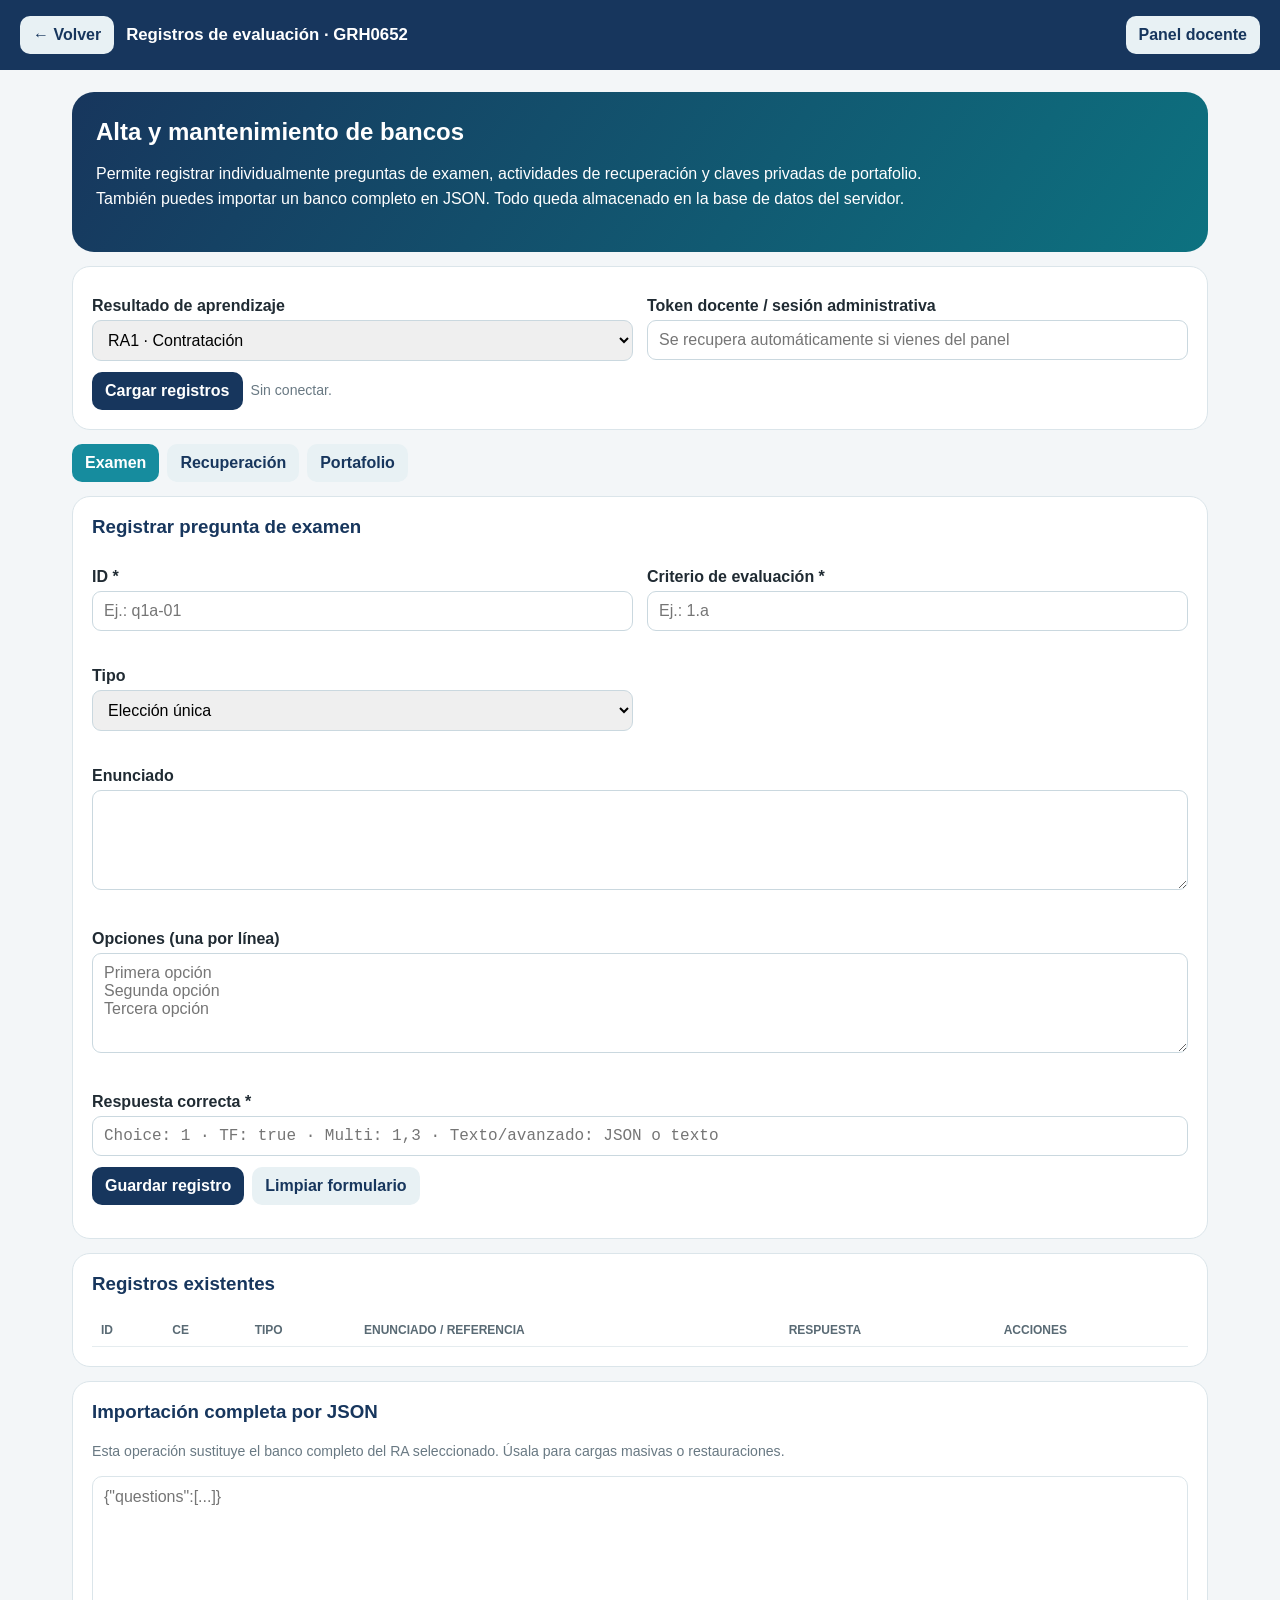
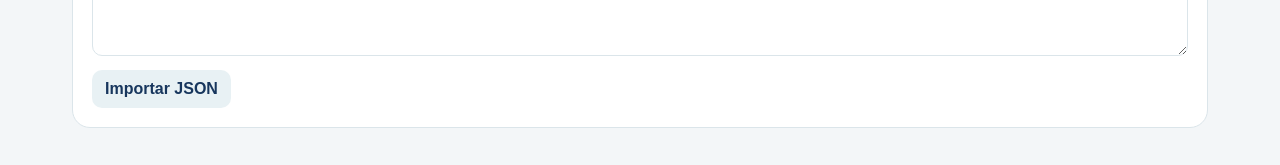
<file: grh0652/banks.html>
<!doctype html>
<html lang="es">
<head>
<meta charset="utf-8"><meta name="viewport" content="width=device-width,initial-scale=1">
<title>GRH0652 · Registros de evaluación</title>
<style>
:root{--navy:#17365d;--teal:#168c9e;--green:#2e7d5b;--amber:#e5a72d;--red:#b54343;--bg:#f3f6f8;--line:#dbe5ea;--ink:#202b33;--muted:#697983}
*{box-sizing:border-box}body{margin:0;font-family:Inter,Segoe UI,Arial,sans-serif;background:var(--bg);color:var(--ink)}button,input,select,textarea{font:inherit}.top{background:#17365d;color:#fff;padding:16px 20px;display:flex;align-items:center;gap:12px;position:sticky;top:0;z-index:10}.top h1{font-size:1.05rem;margin:0}.spacer{flex:1}.btn{border:0;border-radius:10px;padding:10px 13px;font-weight:850;cursor:pointer}.primary{background:var(--navy);color:#fff}.secondary{background:#e8f1f4;color:var(--navy)}.danger{background:#f8e8e8;color:#9c3333}.good{background:var(--green);color:#fff}
main{max-width:1180px;margin:auto;padding:22px}.hero{background:linear-gradient(125deg,#17365d,#0d7280);color:#fff;border-radius:22px;padding:24px}.hero h2{margin:.1em 0}.hero p{max-width:850px;line-height:1.55}.grid{display:grid;grid-template-columns:1fr 1fr;gap:14px}.card{background:#fff;border:1px solid var(--line);border-radius:18px;padding:19px;margin:14px 0}.card h3{color:var(--navy);margin-top:0}.field{margin:11px 0}.field label{display:block;font-weight:800;margin-bottom:5px}.field input,.field select,.field textarea{width:100%;padding:10px 11px;border:1px solid #cad8df;border-radius:9px}.field textarea{min-height:100px;resize:vertical}.wide{grid-column:1/-1}.muted{color:var(--muted);font-size:.88rem;line-height:1.5}.status{padding:10px 12px;background:#eef5f7;border-radius:10px;margin:10px 0}.tabs{display:flex;gap:8px;flex-wrap:wrap;margin:14px 0}.tab{background:#e8f1f4;color:var(--navy)}.tab.active{background:var(--teal);color:#fff}.tablewrap{overflow:auto}table{width:100%;border-collapse:collapse}th,td{padding:9px;border-bottom:1px solid #e5ecef;text-align:left;vertical-align:top;font-size:.88rem}th{font-size:.75rem;color:#596a74;text-transform:uppercase}.pill{display:inline-block;padding:4px 7px;border-radius:999px;background:#e7f4f3;color:#17666d;font-size:.72rem;font-weight:900}.secret{font-family:ui-monospace,Consolas,monospace;word-break:break-word}.tools{display:flex;gap:8px;flex-wrap:wrap;align-items:center}.hidden{display:none!important}
@media(max-width:760px){.grid{grid-template-columns:1fr}.wide{grid-column:auto}.top{flex-wrap:wrap}}
</style></head>
<body>
<header class="top"><button class="btn secondary" onclick="history.back()">← Volver</button><h1>Registros de evaluación · GRH0652</h1><span class="spacer"></span><button class="btn secondary" onclick="location.href='teacher.html'">Panel docente</button></header>
<main>
<section class="hero"><h2>Alta y mantenimiento de bancos</h2><p>Permite registrar individualmente preguntas de examen, actividades de recuperación y claves privadas de portafolio. También puedes importar un banco completo en JSON. Todo queda almacenado en la base de datos del servidor.</p></section>
<div class="card"><div class="grid"><div class="field"><label>Resultado de aprendizaje</label><select id="course"><option value="GRH0652_UT1">RA1 · Contratación</option><option value="GRH0652_UT2">RA2 · Modificación, suspensión y extinción</option><option value="GRH0652_UT3">RA3 · Seguridad Social</option><option value="GRH0652_UT4">RA4 · Retribución, nóminas, cotización e IRPF</option></select></div><div class="field"><label>Token docente / sesión administrativa</label><input id="token" type="password" placeholder="Se recupera automáticamente si vienes del panel"></div></div><div class="tools"><button class="btn primary" id="connect">Cargar registros</button><span id="status" class="muted">Sin conectar.</span></div></div>
<div class="tabs"><button class="btn tab active" data-bank="exam">Examen</button><button class="btn tab" data-bank="recovery">Recuperación</button><button class="btn tab" data-bank="portfolio">Portafolio</button></div>

<section class="card" id="formCard">
<h3 id="formTitle">Registrar pregunta de examen</h3>
<div class="grid">
 <div class="field"><label>ID *</label><input id="itemId" placeholder="Ej.: q1a-01"></div>
 <div class="field"><label>Criterio de evaluación *</label><input id="ce" placeholder="Ej.: 1.a"></div>
 <div class="field" id="kindWrap"><label>Tipo</label><select id="kind"><option value="choice">Elección única</option><option value="tf">Verdadero/Falso</option><option value="multi">Selección múltiple</option></select></div>
 <div class="field wide" id="promptWrap"><label>Enunciado</label><textarea id="prompt"></textarea></div>
 <div class="field wide" id="optionsWrap"><label>Opciones (una por línea)</label><textarea id="options" placeholder="Primera opción&#10;Segunda opción&#10;Tercera opción"></textarea></div>
 <div class="field wide hidden" id="pairsWrap"><label>Parejas para relacionar (una por línea, formato izquierda =&gt; derecha)</label><textarea id="pairs"></textarea></div>
 <div class="field wide"><label>Respuesta correcta *</label><input id="answer" class="secret" placeholder="Choice: 1 · TF: true · Multi: 1,3 · Texto/avanzado: JSON o texto"></div>
 <div class="field wide hidden" id="feedbackWrap"><label>Retroalimentación</label><textarea id="feedback"></textarea></div>
</div>
<div class="tools"><button class="btn primary" id="saveItem">Guardar registro</button><button class="btn secondary" id="clearItem">Limpiar formulario</button><span id="saveStatus" class="muted"></span></div>
<p class="muted" id="hint"></p>
</section>

<section class="card"><h3>Registros existentes</h3><div class="tablewrap"><table><thead><tr><th>ID</th><th>CE</th><th>Tipo</th><th>Enunciado / referencia</th><th>Respuesta</th><th>Acciones</th></tr></thead><tbody id="items"></tbody></table></div></section>

<section class="card"><h3>Importación completa por JSON</h3><p class="muted">Esta operación sustituye el banco completo del RA seleccionado. Úsala para cargas masivas o restauraciones.</p><textarea id="bulkJson" style="width:100%;min-height:180px;padding:11px;border:1px solid var(--line);border-radius:10px" placeholder='{"questions":[...]}'></textarea><div class="tools" style="margin-top:10px"><button class="btn secondary" id="importJson">Importar JSON</button><span id="bulkStatus" class="muted"></span></div></section>
</main>
<script>
const $=id=>document.getElementById(id);let bank='exam',cache=[];
$('token').value=sessionStorage.getItem('grh0652.teacherToken')||sessionStorage.getItem('grh0652.adminToken')||'';
async function req(path,opt={}){const r=await fetch(location.origin+path,{...opt,headers:{'Content-Type':'application/json','X-Teacher-Token':$('token').value,...(opt.headers||{})}});let d;try{d=await r.json()}catch(e){d={detail:await r.text()}}if(!r.ok)throw new Error(typeof d.detail==='string'?d.detail:JSON.stringify(d.detail||d));return d}
function esc(s){return String(s??'').replace(/[&<>"']/g,c=>({'&':'&amp;','<':'&lt;','>':'&gt;','"':'&quot;',"'":'&#39;'}[c]))}
function parseAnswer(kind,text){
 const t=text.trim();
 if(kind==='choice'){const n=Number(t);if(!Number.isInteger(n)||n<1)throw new Error('Para elección única indica el número de opción empezando en 1.');return n-1}
 if(kind==='tf'){if(!/^(true|false|verdadero|falso)$/i.test(t))throw new Error('Indica true/false o verdadero/falso.');return /^(true|verdadero)$/i.test(t)}
 if(kind==='multi'){const a=t.split(',').map(x=>Number(x.trim())-1);if(!a.length||a.some(x=>!Number.isInteger(x)||x<0))throw new Error('Indica números de opción separados por comas, empezando en 1.');return a}
 try{return JSON.parse(t)}catch(e){return t}
}
function showAnswer(kind,a){
 if(kind==='choice'&&Number.isInteger(a))return String(a+1);
 if(kind==='tf')return a?'true':'false';
 if(kind==='multi'&&Array.isArray(a))return a.map(x=>Number(x)+1).join(',');
 return typeof a==='string'?a:JSON.stringify(a);
}
function configure(){
 const isExam=bank==='exam',isRec=bank==='recovery';
 $('formTitle').textContent=isExam?'Registrar pregunta de examen':isRec?'Registrar actividad de recuperación':'Registrar clave de portafolio';
 $('promptWrap').classList.toggle('hidden',bank==='portfolio');$('optionsWrap').classList.toggle('hidden',bank==='portfolio');$('feedbackWrap').classList.toggle('hidden',!isRec);
 $('kind').innerHTML=isExam?'<option value="choice">Elección única</option><option value="tf">Verdadero/Falso</option><option value="multi">Selección múltiple</option>':'<option value="choice">Elección única</option><option value="tf">Verdadero/Falso</option><option value="multi">Selección múltiple</option><option value="order">Ordenación</option><option value="match">Relacionar</option><option value="free">Respuesta abierta</option><option value="text">Texto</option><option value="case">Caso práctico</option><option value="calculation">Cálculo</option>';
 $('hint').textContent=isExam?'Para choice usa 1, 2, 3…; para multi usa 1,3; para verdadero/falso usa true o false.':isRec?'Para tipos avanzados puedes introducir la respuesta como JSON o como texto. En “Relacionar” añade las parejas con =>.':'El ID, CE y tipo deben coincidir con la actividad pública del SCORM. Aquí se registra únicamente la clave privada de corrección.';
 $('bulkJson').placeholder=isExam?'{"questions":[{"id":"q1","ce":"1.a","q":"...","options":["A","B"],"answer":0,"type":"choice"}]}':isRec?'{"items":[{"id":"r1","ce":"1.a","kind":"choice","prompt":"...","options":["A","B"],"answer":0,"feedback":""}]}':'{"items":[{"id":"p1","ce":"1.a","kind":"choice","answer":0}]}';
 togglePairs();
}
function togglePairs(){$('pairsWrap').classList.toggle('hidden',!(bank==='recovery'&&$('kind').value==='match'))}
async function load(){
 sessionStorage.setItem('grh0652.teacherToken',$('token').value);
 const course=encodeURIComponent($('course').value),path=bank==='exam'?'/api/teacher/exam-bank/'+course:bank==='recovery'?'/api/teacher/recovery-bank/'+course:'/api/teacher/portfolio-bank/'+course;
 try{cache=await req(path);render();$('status').textContent='Conectado · '+cache.length+' registros.'}catch(e){$('status').textContent='Error: '+e.message}
}
function render(){
 $('items').innerHTML=cache.length?cache.map(x=>{const id=x.question_id||x.item_id,kind=x.type||x.kind,prompt=x.question||x.prompt||'Clave privada de actividad pública';return '<tr><td><b>'+esc(id)+'</b></td><td>'+esc(x.ce)+'</td><td><span class="pill">'+esc(kind)+'</span></td><td>'+esc(prompt).slice(0,180)+'</td><td class="secret">'+esc(showAnswer(kind,x.answer)).slice(0,150)+'</td><td><button class="btn secondary" onclick="editItem(\''+esc(id)+'\')">Editar</button> <button class="btn danger" onclick="deleteItem(\''+esc(id)+'\')">Eliminar</button></td></tr>}).join(''):'<tr><td colspan="6" class="muted">No hay registros en este banco.</td></tr>'
}
function clearForm(){['itemId','ce','prompt','options','answer','feedback','pairs'].forEach(id=>$(id).value='');$('kind').value='choice';togglePairs();$('saveStatus').textContent=''}
function editItem(id){
 const x=cache.find(v=>(v.question_id||v.item_id)===id);if(!x)return;$('itemId').value=id;$('ce').value=x.ce||'';$('kind').value=x.type||x.kind||'choice';$('prompt').value=x.question||x.prompt||'';$('options').value=(x.options||[]).join('\n');$('answer').value=showAnswer($('kind').value,x.answer);$('feedback').value=x.feedback||'';$('pairs').value=(x.pairs||[]).map(p=>p.join(' => ')).join('\n');togglePairs();scrollTo({top:$('formCard').offsetTop-70,behavior:'smooth'})
}
async function saveItem(){
 const course=encodeURIComponent($('course').value),kind=$('kind').value,id=$('itemId').value.trim(),ce=$('ce').value.trim();if(!id||!ce){$('saveStatus').textContent='ID y CE son obligatorios.';return}
 try{
  const answer=parseAnswer(kind,$('answer').value),options=$('options').value.split(/\r?\n/).map(x=>x.trim()).filter(Boolean);
  let path,payload;
  if(bank==='exam'){path='/api/teacher/exam-bank/'+course+'/question';payload={id,ce,q:$('prompt').value.trim(),options,answer,type:kind}}
  else if(bank==='recovery'){path='/api/teacher/recovery-bank/'+course+'/item';payload={id,ce,kind,prompt:$('prompt').value.trim(),options,answer,feedback:$('feedback').value.trim(),pairs:$('pairs').value.split(/\r?\n/).map(x=>x.split('=>').map(y=>y.trim())).filter(p=>p.length===2&&p[0]&&p[1])}}
  else{path='/api/teacher/portfolio-bank/'+course+'/item';payload={id,ce,kind,answer}}
  await req(path,{method:'POST',body:JSON.stringify(payload)});$('saveStatus').textContent='Registro guardado.';clearForm();await load()
 }catch(e){$('saveStatus').textContent='Error: '+e.message}
}
async function deleteItem(id){
 if(!confirm('¿Eliminar '+id+' del banco?'))return;const course=encodeURIComponent($('course').value);const path=bank==='exam'?'/api/teacher/exam-bank/'+course+'/question/'+encodeURIComponent(id):bank==='recovery'?'/api/teacher/recovery-bank/'+course+'/item/'+encodeURIComponent(id):'/api/teacher/portfolio-bank/'+course+'/item/'+encodeURIComponent(id);
 try{await req(path,{method:'DELETE'});await load()}catch(e){alert(e.message)}
}
async function importJson(){
 let data;try{data=JSON.parse($('bulkJson').value)}catch(e){$('bulkStatus').textContent='JSON no válido.';return}
 const course=encodeURIComponent($('course').value),path=bank==='exam'?'/api/teacher/exam-bank/'+course:bank==='recovery'?'/api/teacher/recovery-bank/'+course:'/api/teacher/portfolio-bank/'+course;
 try{await req(path,{method:'PUT',body:JSON.stringify(data)});$('bulkStatus').textContent='Banco importado correctamente.';await load()}catch(e){$('bulkStatus').textContent='Error: '+e.message}
}
document.querySelectorAll('.tab').forEach(b=>b.onclick=()=>{document.querySelectorAll('.tab').forEach(x=>x.classList.toggle('active',x===b));bank=b.dataset.bank;configure();clearForm();load()});
$('kind').onchange=togglePairs;$('connect').onclick=load;$('course').onchange=load;$('saveItem').onclick=saveItem;$('clearItem').onclick=clearForm;$('importJson').onclick=importJson;
configure();if($('token').value)load();
</script></body></html>
</file>
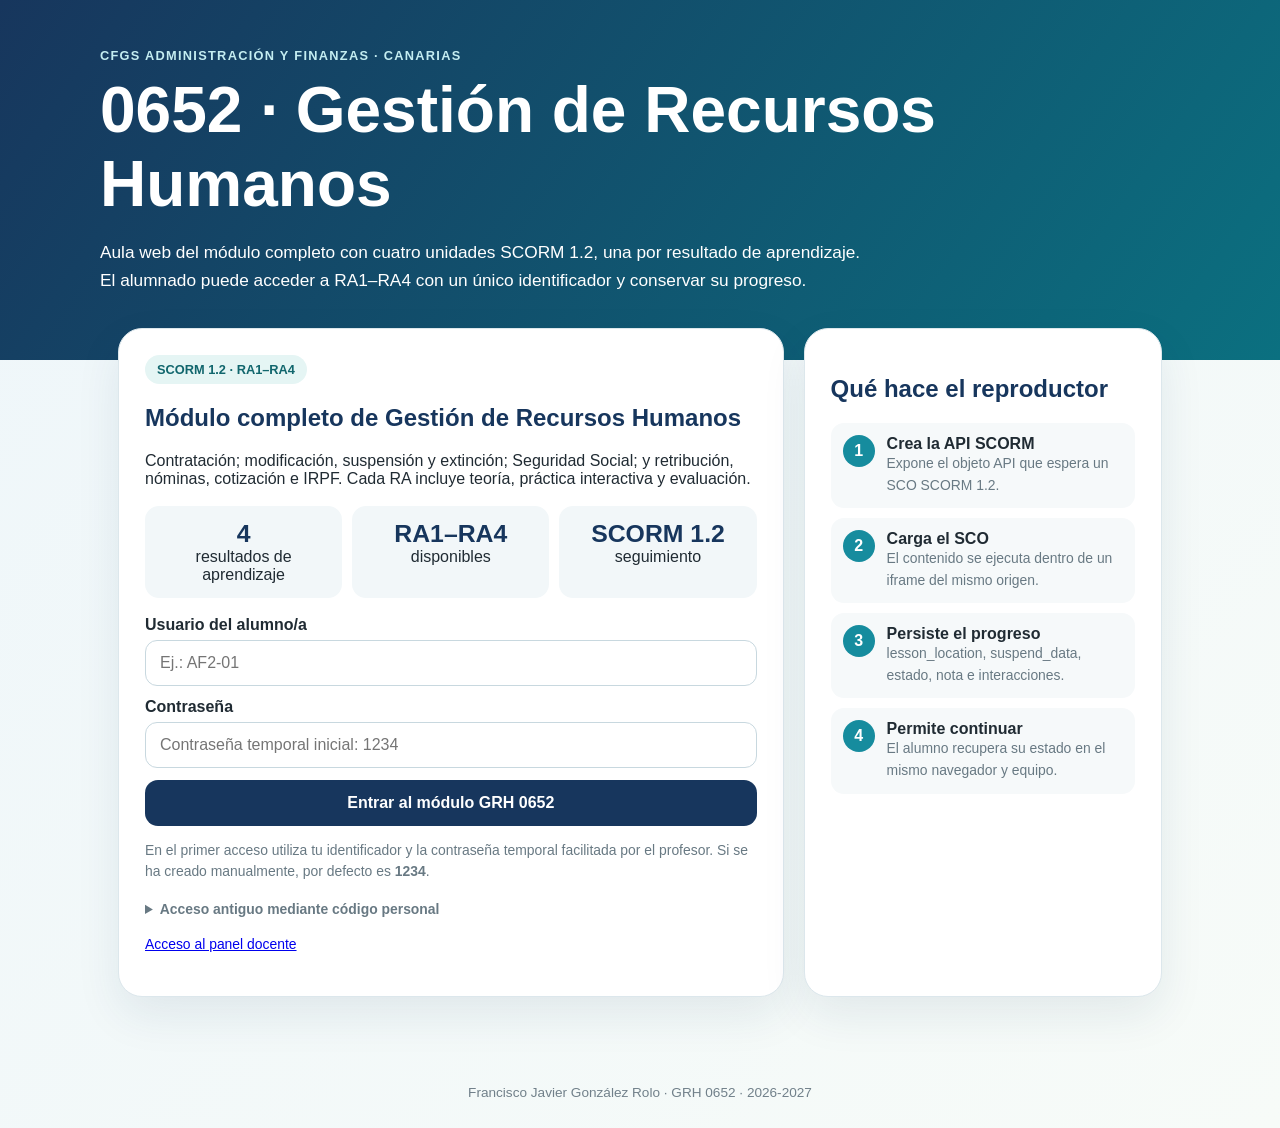
<file: grh0652/course.html>
<!doctype html><html lang="es"><head><meta charset="utf-8"><meta name="viewport" content="width=device-width,initial-scale=1"><title>GRH0652 · Módulo</title><script src="assets/course-config.js"></script><style>body{font-family:Inter,Segoe UI,Arial;background:#f4f7f9;margin:0;color:#202b33}.wrap{max-width:1100px;margin:auto;padding:28px}h1{color:#17365d}.grid{display:grid;grid-template-columns:repeat(2,1fr);gap:18px}.card{background:#fff;border:1px solid #dce7ec;border-radius:18px;padding:20px}.badge{font-size:.8rem;font-weight:900}.active{color:#18744d}.pending{color:#9a6810}button{border:0;border-radius:10px;padding:11px 15px;background:#17365d;color:#fff;font-weight:800}button[disabled]{background:#9aa9b2}.bar{height:8px;background:#e7eef2;border-radius:9px;overflow:hidden}.bar i{display:block;height:100%;background:#168c9e}.muted{color:#687983}@media(max-width:700px){.grid{grid-template-columns:1fr}}</style></head><body><div class="wrap"><h1>0652 · Gestión de Recursos Humanos</h1><p>Itinerario completo por resultados de aprendizaje. Cada RA utiliza el mismo sistema de identificación, evidencias, evaluación criterial y recuperación.</p><div id="grid" class="grid"></div></div><script>
const student=localStorage.getItem('grh0652.student')||'';const token=localStorage.getItem('grh0652.studentKey')||'';if(!student||!token){location.href='index.html';throw new Error('Sesión de alumno requerida')}const g=document.getElementById('grid');GRH_COURSE.ras.forEach(r=>{const open=r.status==='active';g.insertAdjacentHTML('beforeend',`<article class="card"><div class="badge ${open?'active':'pending'}">${open?'DISPONIBLE':'PENDIENTE DE CONTENIDO'}</div><h2>${r.id} · ${r.title}</h2><p class="muted">${GRH_COURSE.raWeightsVerified&&Number.isFinite(r.weight)?('Ponderación del módulo: '+r.weight+'%'):'Ponderación del RA: pendiente de validar con la programación oficial'}</p><div class="bar"><i style="width:0%"></i></div><p><button ${open?'':'disabled'} onclick="location.href='player.html?unit=${r.unit}'">${open?'Abrir unidad':'Próximamente'}</button></p></article>`)});</script></body></html>
</file>
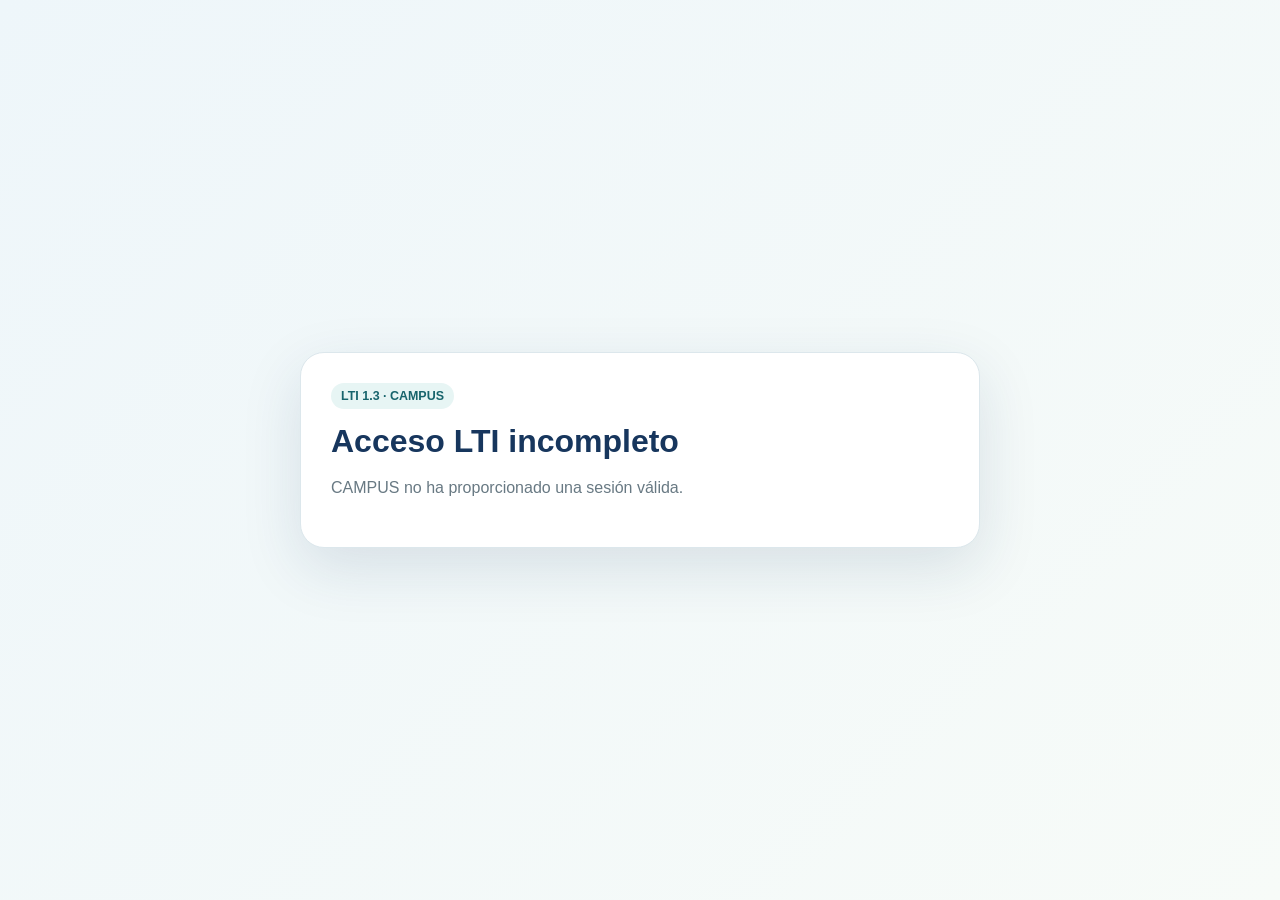
<file: grh0652/lti-entry.html>
<!doctype html>
<html lang="es"><head><meta charset="utf-8"><meta name="viewport" content="width=device-width,initial-scale=1">
<title>GRH0652 · Acceso desde CAMPUS</title>
<style>
:root{--navy:#17365d;--teal:#168c9e;--bg:#f3f6f8;--ink:#202b33;--muted:#687983}
*{box-sizing:border-box}body{margin:0;min-height:100vh;display:grid;place-items:center;background:linear-gradient(135deg,#eef6fa,#f7fbf8);font-family:Inter,Segoe UI,Arial,sans-serif;color:var(--ink);padding:22px}
.card{width:min(680px,100%);background:#fff;border-radius:24px;padding:30px;box-shadow:0 20px 60px #17365d20;border:1px solid #dce7ec}
.badge{display:inline-block;background:#e7f5f4;color:#17646c;padding:6px 10px;border-radius:999px;font-weight:900;font-size:.78rem}
h1{color:var(--navy);margin:.45em 0}.muted{color:var(--muted);line-height:1.55}.btn{border:0;border-radius:12px;padding:12px 15px;background:var(--navy);color:#fff;font:inherit;font-weight:900;cursor:pointer;text-decoration:none;display:inline-block}.hidden{display:none}
</style></head>
<body><main class="card"><span class="badge">LTI 1.3 · CAMPUS</span><h1 id="title">Validando acceso…</h1><p class="muted" id="status">Estamos comprobando la sesión enviada por CAMPUS.</p><div id="teacherActions" class="hidden"><button id="preview" class="btn">Abrir previsualización de la unidad</button></div></main>
<script>
const h=new URLSearchParams(location.hash.slice(1)),token=h.get('token')||'',course=h.get('course')||'GRH0652_UT1',role=h.get('role')||'learner';
history.replaceState({},'',location.pathname);
const map={GRH0652_UT1:'ut1',GRH0652_UT2:'ut2',GRH0652_UT3:'ut3',GRH0652_UT4:'ut4'};
async function boot(){
 if(!token||!map[course]){document.getElementById('title').textContent='Acceso LTI incompleto';document.getElementById('status').textContent='CAMPUS no ha proporcionado una sesión válida.';return}
 try{
  const r=await fetch('/api/student/session',{headers:{'X-Student-Token':token}}),d=await r.json();if(!r.ok)throw new Error(d.detail||'Sesión no válida');
  localStorage.setItem('grh0652.studentKey',token);localStorage.setItem('grh0652.student',d.student_id);localStorage.setItem('grh0652.lti','1');localStorage.setItem('grh0652.ltiCourse',course);
  if(role==='instructor'){
   document.getElementById('title').textContent='Herramienta LTI conectada';
   document.getElementById('status').textContent='El acceso docente desde CAMPUS se ha validado. Puedes previsualizar la unidad sin necesidad de otra contraseña.';
   document.getElementById('teacherActions').classList.remove('hidden');
   document.getElementById('preview').onclick=()=>location.href='player.html?unit='+map[course]+'&lti=1';
  }else{
   document.getElementById('title').textContent='Acceso correcto';
   document.getElementById('status').textContent='Entrando en la unidad…';
   location.replace('player.html?unit='+map[course]+'&lti=1');
  }
 }catch(e){document.getElementById('title').textContent='No se pudo validar el acceso';document.getElementById('status').textContent=e.message}
}
boot();
</script></body></html>
</file>
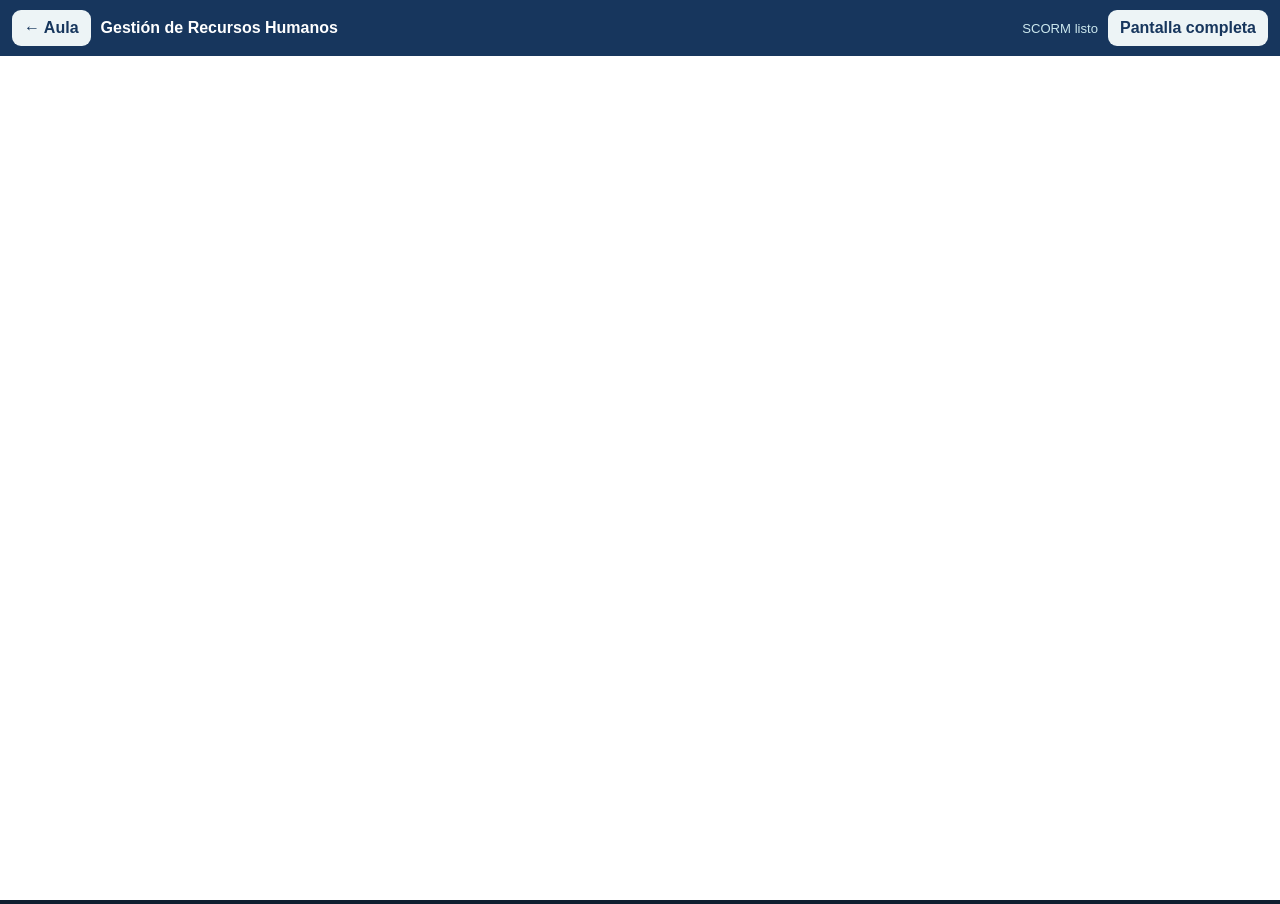
<file: grh0652/player.html>
<!doctype html>
<html lang="es">
<head><meta charset="utf-8"><meta name="viewport" content="width=device-width,initial-scale=1"><title>GRH0652 · Reproductor SCORM</title>
<script src="assets/evidence-store.js"></script><style>
*{box-sizing:border-box}html,body{height:100%;margin:0;font-family:Inter,Segoe UI,Arial,sans-serif;background:#0f1f30}.bar{height:56px;background:#17365d;color:#fff;display:flex;align-items:center;gap:10px;padding:8px 12px}.title{font-weight:900}.spacer{flex:1}.status{font-size:.82rem;color:#cce8ee}.btn{border:0;border-radius:9px;padding:9px 12px;font:inherit;font-weight:800;cursor:pointer;background:#edf4f6;color:#17365d}.frame{height:calc(100% - 56px)}iframe{width:100%;height:100%;border:0;background:#fff}.modal{display:none;position:fixed;inset:0;background:#000b;z-index:50;align-items:center;justify-content:center;padding:20px}.modal.show{display:flex}.box{max-width:480px;background:#fff;border-radius:18px;padding:24px;color:#202b33}.actions{display:flex;gap:10px}.actions .btn{flex:1}.danger{background:#a73e3e;color:#fff}
@media(max-width:720px){.status.hide-sm{display:none}.title{font-size:.86rem}}
</style><script src="assets/scorm-api.js"></script></head>
<body><header class="bar"><button class="btn" id="back">← Aula</button><span class="title" id="unitTitle">Gestión de Recursos Humanos</span><span class="status hide-sm" id="studentLabel"></span><span class="spacer"></span><span class="status" id="live">SCORM listo</span><button class="btn" id="full">Pantalla completa</button></header>
<div class="frame"><iframe id="sco" src="about:blank" allow="fullscreen" title="SCORM UT1"></iframe></div>
<div class="modal" id="modal"><div class="box"><h2>¿Salir de la unidad?</h2><p>El reproductor solicitará al SCO que guarde su progreso antes de volver al aula.</p><div class="actions"><button class="btn" id="stay">Continuar</button><button class="btn danger" id="leave">Salir</button></div></div></div>
<script>
const qs=new URLSearchParams(location.search);const student=localStorage.getItem('grh0652.student')||'';const studentKey=localStorage.getItem('grh0652.studentKey')||'';if(!student||!studentKey){location.href='index.html';throw new Error('Sesión de alumno requerida')}const unit=(qs.get('unit')||'ut1').toLowerCase();if(qs.get('api'))localStorage.setItem('grh0652.api',qs.get('api'));localStorage.setItem('grh0652.student',student);window.SCORM_STUDENT_ID=student;document.getElementById('studentLabel').textContent=student;
const UNIT_TITLES={ut1:'UT1 · Gestión de la contratación laboral',ut2:'UT2 · Modificación, suspensión y extinción',ut3:'UT3 · Obligaciones empresariales con la Seguridad Social',ut4:'UT4 · Retribución, nóminas, cotización e IRPF'};if(!UNIT_TITLES[unit]){location.href='course.html';throw new Error('Unidad no válida')}document.getElementById('unitTitle').textContent=UNIT_TITLES[unit];document.title=UNIT_TITLES[unit]+' · SCORM';const courseId='GRH0652_'+unit.toUpperCase();window.SCORM_COURSE_ID=courseId;SCORM_API.configure({studentId:student,courseId});\n(async()=>{try{if(window.EVIDENCE){const r=await EVIDENCE.load(courseId);if(r&&r.state)localStorage.setItem('grh0652.sco.'+unit.toUpperCase()+'_COMPLETA_'+student,JSON.stringify(r.state))}}catch(e){}document.getElementById('sco').src='scorm/'+unit+'/index.html'})();
window.API=SCORM_API.api;
const modal=document.getElementById('modal');document.getElementById('back').onclick=()=>modal.classList.add('show');document.getElementById('stay').onclick=()=>modal.classList.remove('show');
document.getElementById('leave').onclick=()=>{try{document.getElementById('sco').contentWindow.postMessage({type:'scorm-save-exit'},location.origin)}catch(e){};SCORM_API.commit();location.href='index.html'};
window.exitCourse=()=>{SCORM_API.commit();location.href='index.html'};
document.getElementById('full').onclick=async()=>{try{if(!document.fullscreenElement)await document.documentElement.requestFullscreen();else await document.exitFullscreen()}catch(e){}};
window.addEventListener('scormcommit',e=>{const d=e.detail||{};document.getElementById('live').textContent=(d.status||'incomplete')+' · '+Math.round(Number(d.score)||0)+'% · guardado'});
</script></body></html>
</file>
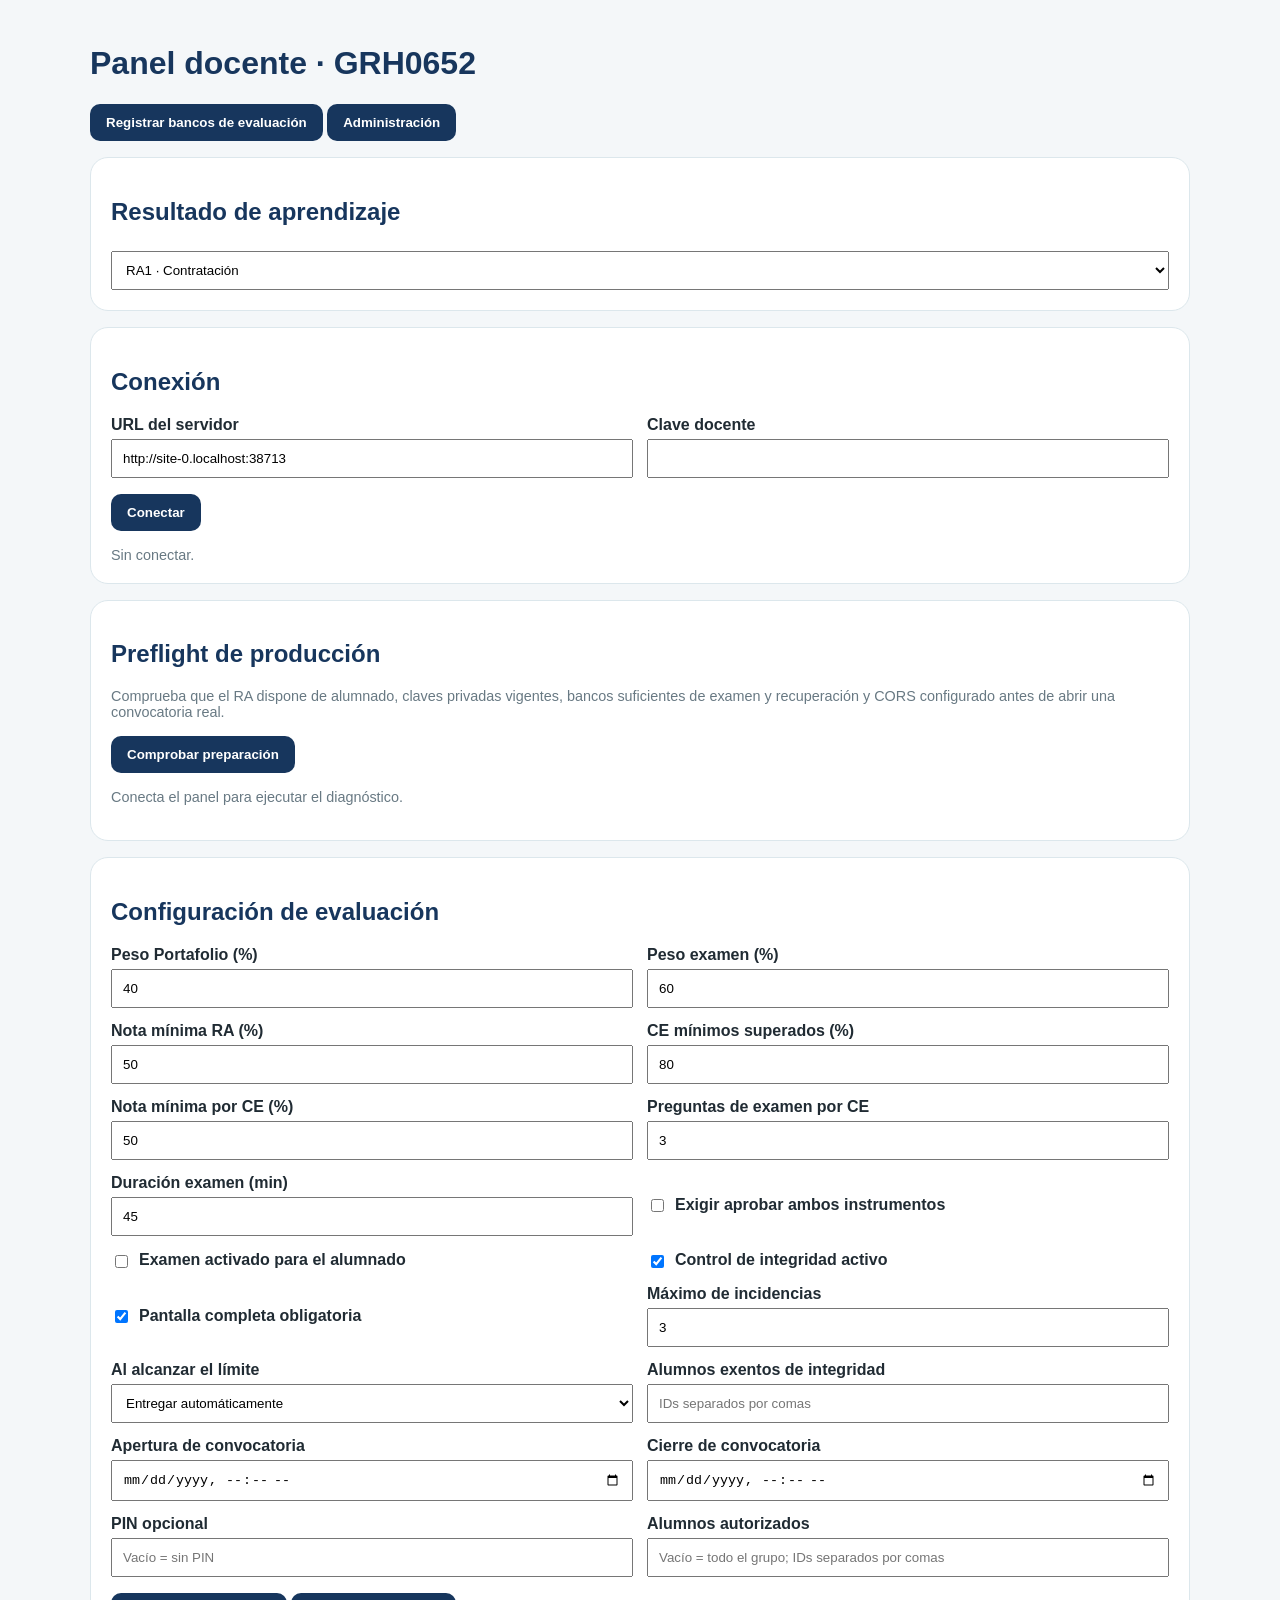
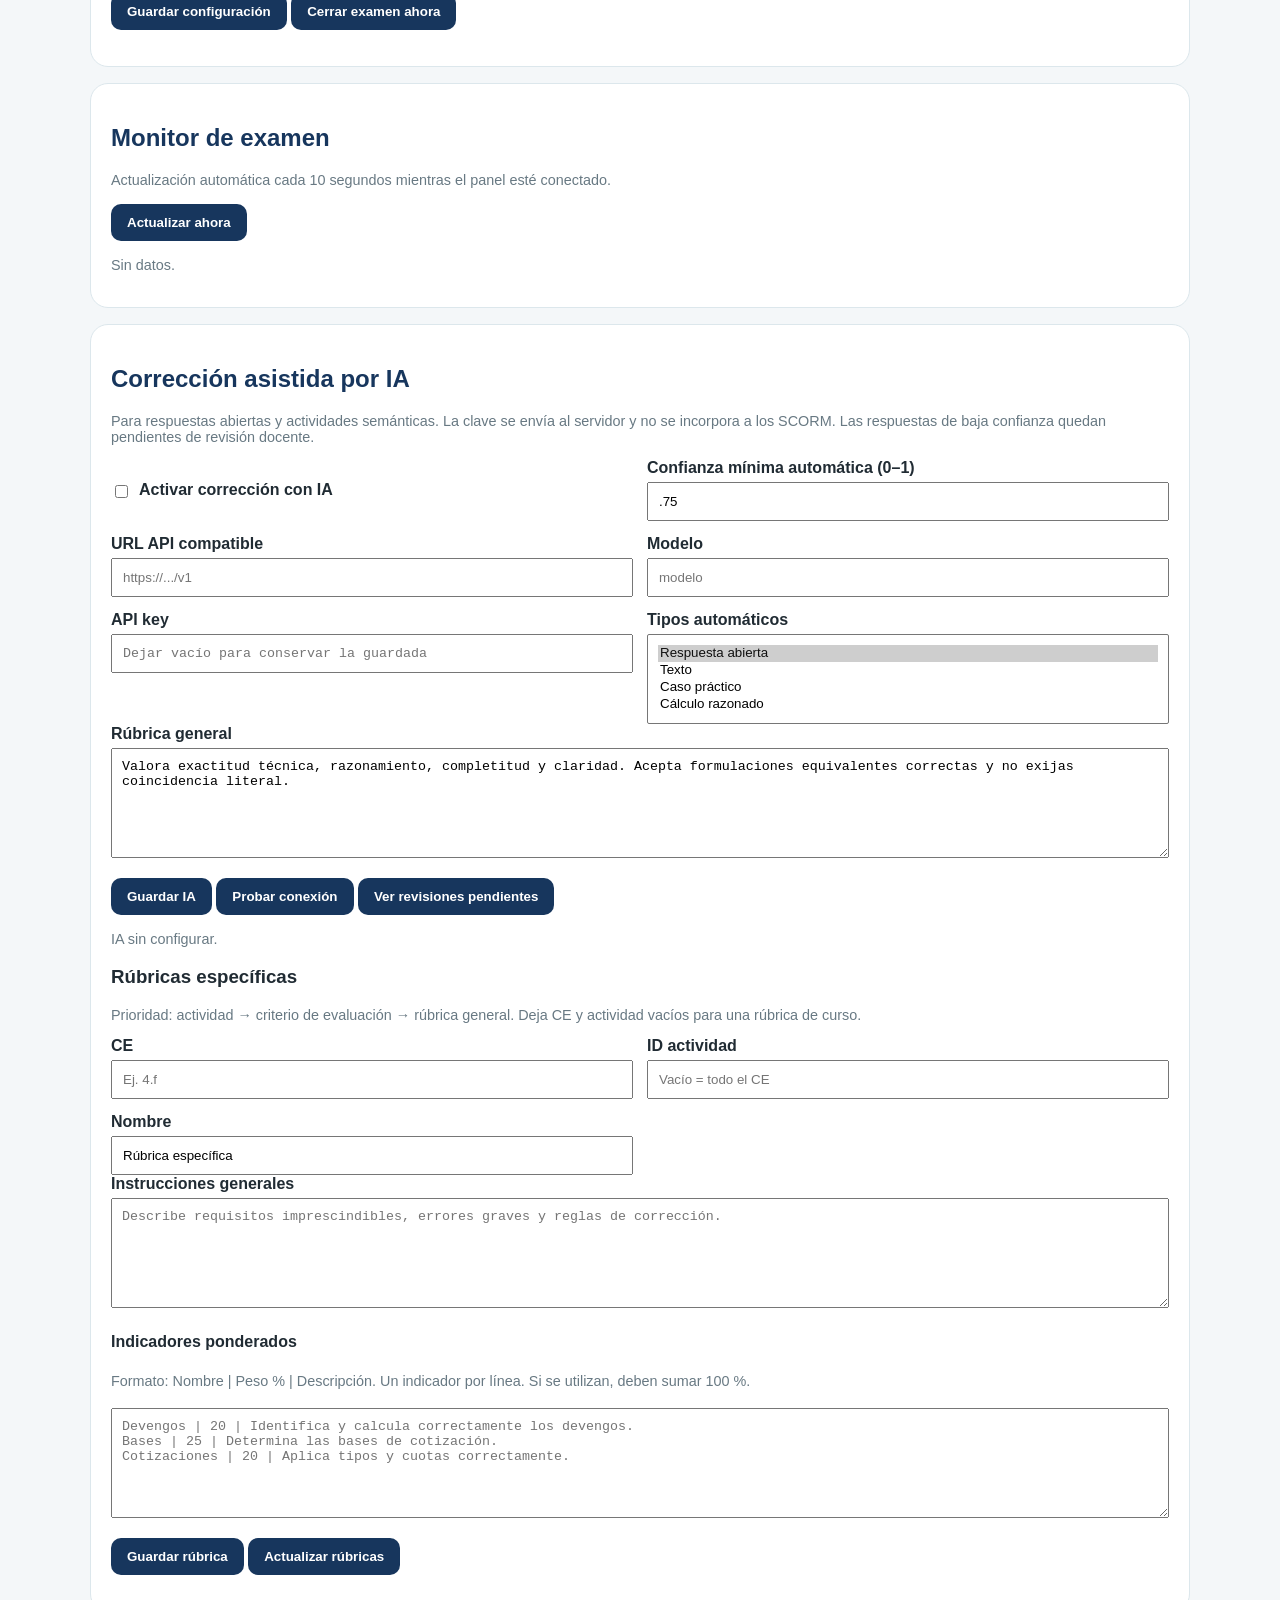
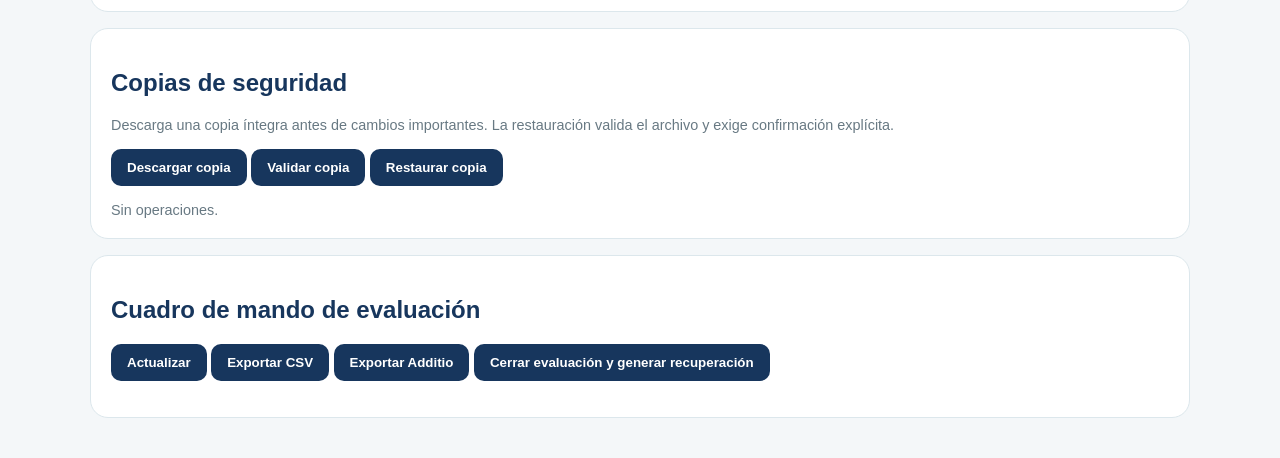
<file: grh0652/teacher.html>
<!doctype html><html lang="es"><head><meta charset="utf-8"><meta name="viewport" content="width=device-width,initial-scale=1"><title>GRH0652 · Panel docente</title><style>
body{font-family:Inter,Segoe UI,Arial,sans-serif;margin:0;background:#f4f7f9;color:#202b33}.wrap{max-width:1100px;margin:auto;padding:24px}h1,h2{color:#17365d}.card{background:#fff;border:1px solid #dce7ec;border-radius:18px;padding:20px;margin:16px 0}.grid{display:grid;grid-template-columns:repeat(2,1fr);gap:14px}@media(max-width:700px){.grid{grid-template-columns:1fr}}label{font-weight:800;display:block}input,textarea,select{width:100%;padding:10px;margin-top:5px;box-sizing:border-box}textarea{min-height:110px;resize:vertical}.secret{font-family:monospace}.pill{display:inline-block;padding:4px 8px;border-radius:999px;background:#eef4f6;font-size:.82rem}.warn{color:#9a6500;font-weight:800}button{padding:11px 16px;border:0;border-radius:10px;background:#17365d;color:#fff;font-weight:800;cursor:pointer}.switch{display:flex;gap:8px;align-items:center}.switch input{width:auto}table{width:100%;border-collapse:collapse}th,td{padding:9px;border-bottom:1px solid #ddd;text-align:left}.ok{color:#18744d;font-weight:900}.bad{color:#a33;font-weight:900}.muted{color:#687983;font-size:.9rem}</style></head><body><div class="wrap"><h1>Panel docente · GRH0652</h1><p><button type="button" onclick="location.href='banks.html'">Registrar bancos de evaluación</button> <button type="button" onclick="location.href='admin.html'">Administración</button></p><div class="card"><h2>Resultado de aprendizaje</h2><select id="course"><option value="GRH0652_UT1">RA1 · Contratación</option><option value="GRH0652_UT2">RA2 · Modificación, suspensión y extinción</option><option value="GRH0652_UT3">RA3 · Seguridad Social</option><option value="GRH0652_UT4">RA4 · Retribución, nóminas, cotización e IRPF</option></select></div>
<div class="card"><h2>Conexión</h2><div class="grid"><label>URL del servidor<input id="api" placeholder="https://servidor.example"></label><label>Clave docente<input id="token" type="password"></label></div><p><button id="connect">Conectar</button></p><div id="status" class="muted">Sin conectar.</div></div><div class="card"><h2>Preflight de producción</h2><p class="muted">Comprueba que el RA dispone de alumnado, claves privadas vigentes, bancos suficientes de examen y recuperación y CORS configurado antes de abrir una convocatoria real.</p><p><button id="readinessRefresh">Comprobar preparación</button></p><div id="readiness"><p class="muted">Conecta el panel para ejecutar el diagnóstico.</p></div></div>
<div class="card"><h2>Configuración de evaluación</h2><div class="grid">
<label>Peso Portafolio (%)<input id="pw" type="number" value="40"></label><label>Peso examen (%)<input id="ew" type="number" value="60"></label>
<label>Nota mínima RA (%)<input id="pass" type="number" value="50"></label><label>CE mínimos superados (%)<input id="cep" type="number" value="80"></label>
<label>Nota mínima por CE (%)<input id="ces" type="number" value="50"></label><label>Preguntas de examen por CE<input id="qce" type="number" value="3"></label>
<label>Duración examen (min)<input id="mins" type="number" value="45"></label><label class="switch"><input id="both" type="checkbox"> Exigir aprobar ambos instrumentos</label>
<label class="switch"><input id="enabled" type="checkbox"> <b>Examen activado para el alumnado</b></label><label class="switch"><input id="integrityEnabled" type="checkbox" checked> Control de integridad activo</label><label class="switch"><input id="fullscreenRequired" type="checkbox" checked> Pantalla completa obligatoria</label><label>Máximo de incidencias<input id="incidentLimit" type="number" min="1" max="99" value="3"></label><label>Al alcanzar el límite<select id="incidentPolicy"><option value="log">Solo registrar</option><option value="warn">Advertir</option><option value="submit" selected>Entregar automáticamente</option></select></label><label>Alumnos exentos de integridad<input id="examExempt" placeholder="IDs separados por comas"></label><label>Apertura de convocatoria<input id="examOpen" type="datetime-local"></label><label>Cierre de convocatoria<input id="examClose" type="datetime-local"></label><label>PIN opcional<input id="examPin" type="password" placeholder="Vacío = sin PIN"></label><label>Alumnos autorizados<input id="examAllowed" placeholder="Vacío = todo el grupo; IDs separados por comas"></label></div><p><button id="save">Guardar configuración</button> <button id="closeExam" type="button">Cerrar examen ahora</button></p></div>

<div class="card"><h2>Monitor de examen</h2><p class="muted">Actualización automática cada 10 segundos mientras el panel esté conectado.</p><p><button id="monitorRefresh">Actualizar ahora</button></p><div id="examMonitor"><p class="muted">Sin datos.</p></div></div>
<div class="card"><h2>Corrección asistida por IA</h2><p class="muted">Para respuestas abiertas y actividades semánticas. La clave se envía al servidor y no se incorpora a los SCORM. Las respuestas de baja confianza quedan pendientes de revisión docente.</p><div class="grid">
<label class="switch"><input id="aiEnabled" type="checkbox"> <b>Activar corrección con IA</b></label><label>Confianza mínima automática (0–1)<input id="aiConfidence" type="number" min="0" max="1" step=".05" value=".75"></label>
<label>URL API compatible<input id="aiBase" placeholder="https://.../v1"></label><label>Modelo<input id="aiModel" placeholder="modelo"></label>
<label>API key<input id="aiKey" class="secret" type="password" placeholder="Dejar vacío para conservar la guardada"></label><label>Tipos automáticos<select id="aiKinds" multiple><option value="free" selected>Respuesta abierta</option><option value="text">Texto</option><option value="case">Caso práctico</option><option value="calculation">Cálculo razonado</option></select></label></div>
<label>Rúbrica general<textarea id="aiRubric">Valora exactitud técnica, razonamiento, completitud y claridad. Acepta formulaciones equivalentes correctas y no exijas coincidencia literal.</textarea></label><p><button id="saveAI">Guardar IA</button> <button id="testAI">Probar conexión</button> <button id="aiRefresh">Ver revisiones pendientes</button></p><div id="aiStatus" class="muted">IA sin configurar.</div><h3>Rúbricas específicas</h3><p class="muted">Prioridad: actividad → criterio de evaluación → rúbrica general. Deja CE y actividad vacíos para una rúbrica de curso.</p><div class="grid"><label>CE<input id="rubCE" placeholder="Ej. 4.f"></label><label>ID actividad<input id="rubItem" placeholder="Vacío = todo el CE"></label><label>Nombre<input id="rubName" value="Rúbrica específica"></label></div><label>Instrucciones generales<textarea id="rubText" placeholder="Describe requisitos imprescindibles, errores graves y reglas de corrección."></textarea></label><h4>Indicadores ponderados</h4><p class="muted">Formato: Nombre | Peso % | Descripción. Un indicador por línea. Si se utilizan, deben sumar 100 %.</p><textarea id="rubCriteria" placeholder="Devengos | 20 | Identifica y calcula correctamente los devengos.&#10;Bases | 25 | Determina las bases de cotización.&#10;Cotizaciones | 20 | Aplica tipos y cuotas correctamente."></textarea><p><button id="saveRubric">Guardar rúbrica</button> <button id="rubRefresh">Actualizar rúbricas</button></p><div id="rubrics"></div><div id="aiReviews"></div></div>
<div class="card"><h2>Copias de seguridad</h2><p class="muted">Descarga una copia íntegra antes de cambios importantes. La restauración valida el archivo y exige confirmación explícita.</p><p><button id="backupDownload">Descargar copia</button> <button id="backupValidate">Validar copia</button> <button id="backupRestore">Restaurar copia</button> <input id="backupFile" type="file" accept=".db,application/vnd.sqlite3" style="display:none"></p><div id="backupStatus" class="muted">Sin operaciones.</div></div>
<div class="card"><h2>Cuadro de mando de evaluación</h2><p><button id="refresh">Actualizar</button> <button id="exportCsv">Exportar CSV</button> <button id="exportAdditio">Exportar Additio</button> <button id="closeEval">Cerrar evaluación y generar recuperación</button></p><div id="summary"></div><div id="results"></div><div id="studentDetail"></div></div></div><script>
const $=x=>document.getElementById(x);$('api').value=localStorage.getItem('grh0652.api')||location.origin;$('token').value=sessionStorage.getItem('grh0652.teacherToken')||'';
async function req(path,opt={}){const api=$('api').value.replace(/\/$/,'');const token=$('token').value;const r=await fetch(api+path,{headers:{'Content-Type':'application/json','X-Teacher-Token':token,...(opt.headers||{})},...opt});if(!r.ok)throw new Error(await r.text());return r.json()}
async function load(){try{localStorage.setItem('grh0652.api',$('api').value);sessionStorage.setItem('grh0652.teacherToken',$('token').value);const c=await req('/api/teacher/config/'+$('course').value);$('pw').value=c.portfolio_weight;$('ew').value=c.exam_weight;$('pass').value=c.pass_score;$('cep').value=c.ce_pass_percent;$('ces').value=c.ce_pass_score;$('qce').value=c.exam_questions_per_ce;$('mins').value=c.exam_minutes;$('both').checked=c.require_both_instruments;$('enabled').checked=c.exam_enabled;$('integrityEnabled').checked=c.exam_integrity_enabled!==false;$('fullscreenRequired').checked=c.exam_fullscreen_required!==false;$('incidentLimit').value=c.exam_incident_limit??3;$('incidentPolicy').value=c.exam_incident_policy||'submit';$('examExempt').value=(c.exam_exempt_students||[]).join(', ');$('examOpen').value=c.exam_open_at?c.exam_open_at.slice(0,16):'';$('examClose').value=c.exam_close_at?c.exam_close_at.slice(0,16):'';$('examPin').value=c.exam_pin||'';$('examAllowed').value=(c.exam_allowed_students||[]).join(', ');$('status').textContent='Conectado.';await loadReadiness();await results();await loadExamMonitor();await loadAI();await loadRubrics();await aiReviews()}catch(e){$('status').textContent='Error: '+e.message}}
function readinessIssues(label,items){return items&&items.length?'<br><small>'+esc(label)+': '+items.map(esc).join(', ')+'</small>':''}
async function loadReadiness(){try{const z=await req('/api/teacher/readiness/'+encodeURIComponent($('course').value)),c=z.checks;const label=z.ready?'🟢 LISTO PARA PRODUCCIÓN':'🔴 CONFIGURACIÓN INCOMPLETA';const examCounts=c.exam_bank.counts||{},recoveryCounts=c.recovery_bank.counts||{},expected=c.exam_bank.expected_ce||[];const examMissing=expected.filter(ce=>(examCounts[ce]||0)<c.exam_bank.required_per_ce),recoveryRequired=c.recovery_bank.required_per_ce||2,recoveryMissing=(c.recovery_bank.expected_ce||[]).filter(ce=>(recoveryCounts[ce]||0)<recoveryRequired);const row=(name,ok,detail)=>'<tr><td>'+(ok?'🟢':'🔴')+'</td><td><b>'+esc(name)+'</b></td><td>'+detail+'</td></tr>';const portfolioDetail=esc(c.portfolio_keys.count)+' / '+esc(c.portfolio_keys.expected_count??'—')+' claves'+readinessIssues('Faltan',c.portfolio_keys.missing)+readinessIssues('Obsoletas',c.portfolio_keys.stale)+readinessIssues('Metadatos desalineados',c.portfolio_keys.metadata_mismatch)+readinessIssues('Sobran',c.portfolio_keys.extra);const examDetail=esc(Object.keys(examCounts).length)+' CE con banco · mínimo '+esc(c.exam_bank.required_per_ce)+'/CE'+readinessIssues('Cobertura insuficiente',examMissing);const recoveryDetail=esc(Object.keys(recoveryCounts).length)+' CE con banco · mínimo '+esc(recoveryRequired)+'/CE'+readinessIssues('Cobertura insuficiente',recoveryMissing);$('readiness').innerHTML='<p class="'+(z.ready?'ok':'bad')+'"><b>'+label+'</b></p><table><tr><th></th><th>Control</th><th>Detalle</th></tr>'+row('Alumnado',c.students.ok,esc(c.students.count)+' registros')+row('Claves privadas de Portafolio',c.portfolio_keys.ok,portfolioDetail)+row('Banco de examen',c.exam_bank.ok,examDetail)+row('Banco de recuperación',c.recovery_bank.ok,recoveryDetail)+row('CORS / origen permitido',c.origins.ok,esc(c.origins.count)+' orígenes configurados')+'</table>';$('status').textContent=label+' · alumnos '+c.students.count+' · claves portafolio '+c.portfolio_keys.count+' · CE examen '+Object.keys(examCounts).length+' · CE recuperación '+Object.keys(recoveryCounts).length+(c.origins.ok?'':' · CORS sin configurar');return z}catch(e){$('status').textContent='Diagnóstico: '+e.message;$('readiness').innerHTML='<p class="bad">No se pudo completar el preflight: '+esc(e.message)+'</p>';return null}}
async function loadExamMonitor(){try{const d=await req('/api/teacher/exam-monitor/'+encodeURIComponent($('course').value)),a=d.attempts||[],s=d.summary||{};const top='<p><b>En curso:</b> '+(s.active||0)+' · <b>Entregados:</b> '+(s.submitted||0)+' · <b>Con incidencias:</b> '+(s.with_incidents||0)+' · <b>Intentos:</b> '+(s.total||0)+'</p>';$('examMonitor').innerHTML=top+(a.length?'<table><tr><th></th><th>Alumno</th><th>Estado</th><th>Inicio</th><th>Restante</th><th>Incidencias</th><th>Acciones</th></tr>'+a.map(x=>{const sec=x.remaining_seconds,rem=sec==null?'—':Math.floor(sec/60)+':'+String(sec%60).padStart(2,'0'),level=x.incidents>=3?'🔴':x.incidents>0?'🟠':'🟢';return '<tr><td>'+level+'</td><td>'+esc(x.student_id)+'</td><td>'+esc(x.status)+'</td><td>'+esc(x.started_at||'')+'</td><td>'+rem+'</td><td class="'+(x.incidents?'warn':'ok')+'">'+x.incidents+'</td><td>'+(x.status==='started'?'<button onclick="extendExam('+x.attempt_id+',\''+esc(x.student_id)+'\')">+ tiempo</button> <button onclick="finishExam('+x.attempt_id+',\''+esc(x.student_id)+'\')">Finalizar</button>':(['submitted','teacher_finished','expired'].includes(x.status)?'<button onclick="reopenExam('+x.attempt_id+',\''+esc(x.student_id)+'\')">Reabrir</button>':''))+'</td></tr>'}).join('')+'</table>':'<p class="muted">No hay intentos de examen.</p>')}catch(e){$('examMonitor').textContent='Monitor: '+e.message}}
async function extendExam(id,sid){const m=Number(prompt('Minutos adicionales para '+sid+':','10'));if(!Number.isFinite(m)||m<1)return;const reason=prompt('Motivo de la ampliación (opcional):','')||'';try{await req('/api/teacher/exam-monitor/'+id+'/extend',{method:'POST',body:JSON.stringify({minutes:m,reason})});await loadExamMonitor()}catch(e){$('status').textContent='Error: '+e.message}}
async function finishExam(id,sid){if(!confirm('¿Finalizar el examen de '+sid+'?'))return;try{await req('/api/teacher/exam-monitor/'+id+'/finish',{method:'POST'});await loadExamMonitor()}catch(e){$('status').textContent='Error: '+e.message}}
async function reopenExam(id,sid){const m=Number(prompt('Minutos para la reapertura excepcional de '+sid+':','45'));if(!Number.isFinite(m)||m<1||m>180)return;const reason=(prompt('Motivo obligatorio de la reapertura:','')||'').trim();if(reason.length<5){$('status').textContent='Debe indicar un motivo de al menos 5 caracteres.';return}if(!confirm('Se conservará la entrega anterior y se abrirá un nuevo intento excepcional para '+sid+'. ¿Continuar?'))return;try{const z=await req('/api/teacher/exam-monitor/'+id+'/reopen',{method:'POST',body:JSON.stringify({minutes:m,reason})});$('status').textContent='Reapertura autorizada para '+sid+' · intento '+z.attempt+' · '+m+' min.';await loadExamMonitor()}catch(e){$('status').textContent='Error: '+e.message}}
async function loadAI(){try{const a=await req('/api/teacher/ai-settings');$('aiEnabled').checked=a.enabled;$('aiBase').value=a.base_url||'';$('aiModel').value=a.model||'';$('aiRubric').value=a.rubric||'';$('aiConfidence').value=a.confidence??.75;Array.from($('aiKinds').options).forEach(o=>o.selected=(a.auto_kinds||[]).includes(o.value));$('aiStatus').innerHTML=(a.api_key_set?'<span class="ok">API key guardada</span>':'<span class="warn">Falta API key</span>')+' · '+(a.enabled?'Corrección IA activa':'Corrección IA desactivada')}catch(e){$('aiStatus').textContent='IA: '+e.message}}
async function loadRubrics(){try{const a=await req('/api/teacher/ai-rubrics?course_id='+encodeURIComponent($('course').value));$('rubrics').innerHTML=a.length?'<table><tr><th>Ámbito</th><th>Nombre</th><th>Rúbrica</th><th></th></tr>'+a.map(r=>'<tr><td>'+(r.item_id?esc(r.ce+' / '+r.item_id):(r.ce?esc(r.ce):'Curso'))+'</td><td>'+esc(r.name)+'</td><td>'+esc(r.rubric)+'</td><td><button onclick="deleteRubric('+r.id+')">Eliminar</button></td></tr>').join('')+'</table>':'<p class="muted">No hay rúbricas específicas; se utiliza la general.</p>'}catch(e){$('rubrics').textContent='Rúbricas: '+e.message}}
async function deleteRubric(id){if(!confirm('¿Eliminar esta rúbrica específica?'))return;try{await req('/api/teacher/ai-rubrics/'+id,{method:'DELETE'});await loadRubrics()}catch(e){$('aiStatus').textContent=e.message}}
async function aiReviews(){try{const a=await req('/api/teacher/ai-reviews?course_id='+encodeURIComponent($('course').value));const pending=a.filter(x=>x.status==='pending');$('aiReviews').innerHTML=pending.length?'<h3>Revisión docente pendiente</h3>'+pending.map(r=>'<div class="card" style="background:#f9fbfc"><p><b>'+r.student_id+'</b> · '+r.ce+' · '+r.item_id+' · IA: '+(r.score??'—')+'% · confianza '+Math.round((r.confidence||0)*100)+'%</p><p><b>Respuesta del alumno:</b><br>'+esc(typeof r.response==='string'?r.response:JSON.stringify(r.response))+'</p><p><b>Propuesta IA:</b> '+esc(r.feedback||'Sin comentario')+'</p>'+(r.breakdown&&r.breakdown.length?'<table><tr><th>Indicador</th><th>Peso</th><th>IA</th><th>Aportación</th><th>Comentario</th></tr>'+r.breakdown.map(x=>'<tr><td>'+esc(x.name)+'</td><td>'+x.weight+'%</td><td>'+x.score+'/100</td><td>'+(x.score*x.weight/100).toFixed(1)+'</td><td>'+esc(x.feedback||'')+'</td></tr>').join('')+'</table>':'')+'<div class="grid"><label>Nota docente (0–100)<input id="aiscore-'+r.id+'" type="number" min="0" max="100" value="'+(r.score??0)+'"></label><label>Feedback docente<textarea id="aifb-'+r.id+'">'+esc(r.feedback||'')+'</textarea></label></div><p><button onclick="decideAI('+r.id+',\'accepted\')">Aceptar / guardar corrección</button> <button onclick="decideAI('+r.id+',\'rejected\')">Rechazar respuesta</button></p></div>').join(''):'<p class="muted">No hay respuestas pendientes de revisión docente.</p>'}catch(e){$('aiReviews').textContent='No se pudieron cargar revisiones: '+e.message}}
function esc(s){return String(s??'').replace(/[&<>"']/g,c=>({'&':'&amp;','<':'&lt;','>':'&gt;','"':'&quot;',"'":'&#39;'}[c]))}
function jsarg(s){return esc(JSON.stringify(String(s??'')))}
async function decideAI(id,status){try{const score=status==='rejected'?0:+$('aiscore-'+id).value,feedback=$('aifb-'+id).value;const z=await req('/api/teacher/ai-reviews/'+id,{method:'PUT',body:JSON.stringify({score,feedback,status})});$('aiStatus').textContent='Revisión guardada · RA oficial '+Number(z.result.final).toFixed(1)+' · '+z.result.ce_passed+'/'+z.result.ce_total+' CE superados'+(z.result.recovery.length?' · Recuperación: '+z.result.recovery.join(', '):' · Sin recuperación pendiente');await aiReviews();await results()}catch(e){$('aiStatus').textContent='Error al revisar: '+e.message}}
let dashboardData=null;
async function results(){try{dashboardData=await req('/api/teacher/dashboard/'+encodeURIComponent($('course').value));const a=dashboardData.students,ces=dashboardData.criteria;const passed=a.filter(x=>x.result&&x.result.ra_passed).length,pending=a.reduce((n,x)=>n+x.pending_ai,0),recovery=a.filter(x=>x.recovery).length;$('summary').innerHTML='<div class="grid"><div><b>'+a.length+'</b><br>Alumnos</div><div class="ok"><b>'+passed+'</b><br>RA superado</div><div class="warn"><b>'+pending+'</b><br>Revisiones IA</div><div><b>'+recovery+'</b><br>Recuperaciones</div></div>';$('results').innerHTML='<table><tr><th>Alumno</th><th>RA</th>'+ces.map(x=>'<th>'+esc(x)+'</th>').join('')+'<th>IA</th><th>Integridad</th><th>Recup.</th><th></th></tr>'+a.map(s=>'<tr><td>'+esc(s.student_id)+'</td><td class="'+(s.result&&s.result.ra_passed?'ok':'bad')+'">'+(s.result?Number(s.result.final).toFixed(1):'—')+'</td>'+ces.map(ce=>{const v=s.ce[ce];return '<td class="'+(v&&v.passed?'ok':'bad')+'" title="Portafolio '+(v?v.portfolio:0)+' · Examen '+(v?v.exam:0)+'">'+(v?v.final.toFixed(1):'—')+'</td>'}).join('')+'<td class="'+(s.pending_ai?'warn':'')+'">'+s.pending_ai+'</td><td class="'+(s.exam_integrity&&s.exam_integrity.incidents?'warn':'ok')+'">'+(s.exam_integrity?(s.exam_integrity.incidents+' incid.'+(s.exam_integrity.auto?' · AUTO':'')):'—')+'</td><td>'+esc(s.recovery?s.recovery.status:'—')+'</td><td><button onclick="studentDetail(\''+String(s.student_id).replace(/'/g,"\\'")+'\')">Detalle</button></td></tr>').join('')+'</table>'}catch(e){$('results').textContent='No se pudo cargar el cuadro de mando: '+e.message}}
async function studentDetail(id){try{const d=await req('/api/teacher/student-record/'+encodeURIComponent($('course').value)+'/'+encodeURIComponent(id));let h='<h3>Expediente · '+esc(id)+'</h3>';if(d.result){const calc=d.result.calculated||{};h+='<p><b>Nota oficial RA '+Number(d.result.final).toFixed(1)+'</b> · Portafolio '+Number(d.result.portfolio).toFixed(1)+' · Examen '+Number(d.result.exam).toFixed(1)+' · CE '+d.result.ce_passed+'/'+d.result.ce_total+'</p><p class="muted">Cálculo automático: RA '+Number(calc.final??d.result.final).toFixed(1)+' · Portafolio '+Number(calc.portfolio??d.result.portfolio).toFixed(1)+' · Examen '+Number(calc.exam??d.result.exam).toFixed(1)+'</p>'}const ex=d.attempts.find(x=>x.kind==='exam');if(ex){const ip=ex.payload||{},ig=ip.integrity||{},log=ig.incident_log||[];let dur='—';if(ex.started_at&&ex.submitted_at){const sec=Math.max(0,Math.round((new Date(ex.submitted_at)-new Date(ex.started_at))/1000));dur=Math.floor(sec/60)+' min '+(sec%60)+' s'}h+='<h4>Integridad del examen</h4><p><b>Duración:</b> '+dur+' · <b>Entrega:</b> '+(ig.auto?'AUTOMÁTICA':'Manual')+' · <b>Incidencias:</b> '+Number(ig.incidents||0)+'</p>'+(log.length?'<table><tr><th>Momento</th><th>Incidencia</th></tr>'+log.map(z=>'<tr><td>'+esc(z.at||'')+'</td><td>'+esc(z.reason||'')+'</td></tr>').join('')+'</table>':'<p class="ok">Sin incidencias registradas.</p>')};h+='<h4>Intentos</h4><table><tr><th>Tipo</th><th>Elemento</th><th>Intento</th><th>Estado</th><th>Entrega</th></tr>'+d.attempts.map(x=>'<tr><td>'+esc(x.kind)+'</td><td>'+esc(x.item_id)+'</td><td>'+x.attempt_no+'</td><td>'+esc(x.status)+'</td><td>'+esc(x.submitted_at||'—')+'</td></tr>').join('')+'</table>';h+='<h4>Evidencias</h4><table><tr><th>CE</th><th>Actividad</th><th>Tipo</th><th>Nota</th><th>Fecha</th><th></th></tr>'+d.evidence.map(x=>'<tr><td>'+esc(x.ce||'')+'</td><td>'+esc(x.item_id||'')+'</td><td>'+esc(x.kind)+'</td><td>'+(x.score??'—')+'</td><td>'+esc(x.created_at)+'</td></tr>').join('')+'</table>';h+='<h4>Correcciones IA</h4>'+(d.ai_reviews.length?d.ai_reviews.map(x=>'<p><b>'+esc(x.ce)+' · '+esc(x.item_id)+'</b> · '+(x.score??'—')+' · '+esc(x.status)+'<br>'+esc(x.feedback||'')+'</p>').join(''):'<p>Sin correcciones IA.</p>');h+='<h4>Recuperación</h4><p>'+(d.recovery?esc(d.recovery.status)+' · '+d.recovery.criteria.map(esc).join(', '):'Sin plan de recuperación')+'</p>';h+='<h4>Rectificaciones docentes</h4>'+(d.adjustments.length?'<table><tr><th>Ámbito</th><th>Anterior</th><th>Nueva</th><th>Motivo</th><th>Fecha</th><th></th></tr>'+d.adjustments.map(x=>'<tr><td>'+esc(x.scope+(x.scope_key?' '+x.scope_key:''))+(x.active?' · VIGENTE':' · ANULADA')+'</td><td>'+(x.old_score??'—')+'</td><td>'+x.new_score+'</td><td>'+esc(x.reason)+(x.reversal_reason?'<br><small>Anulación: '+esc(x.reversal_reason)+'</small>':'')+'</td><td>'+esc(x.created_at)+'</td><td>'+(x.active?'<button onclick="reverseAdjustment('+x.id+',\''+String(id).replace(/'/g,"\\'")+'\')">Anular</button>':'')+'</td></tr>').join('')+'</table>':'<p>Sin rectificaciones.</p>');h+='<h4>Nueva rectificación</h4><div class="grid"><label>Ámbito<select id="adjScope"><option value="ra">Nota RA</option><option value="portfolio">Portafolio</option><option value="exam">Examen</option><option value="ce">CE</option><option value="evidence">Actividad / evidencia</option></select></label><label>CE o ID de evidencia<input id="adjKey" placeholder="Ej.: 4.f o 125"></label><label>Nueva nota<input id="adjScore" type="number" min="0" max="100"></label><label>Motivo<input id="adjReason" placeholder="Motivo obligatorio"></label></div><p><button onclick="saveAdjustment(\''+String(id).replace(/'/g,"\\'")+'\')">Registrar rectificación</button></p><p class="muted">La rectificación se registra en auditoría y no elimina la calificación original.</p>';$('studentDetail').innerHTML=h}catch(e){$('studentDetail').textContent='No se pudo cargar el expediente: '+e.message}}
function prepareEvidenceAdjustment(id){$('adjScope').value='evidence';$('adjKey').value=id;$('adjScore').focus()}
async function reverseAdjustment(adj,id){const reason=prompt('Motivo de la anulación de la rectificación:');if(!reason)return;try{await req('/api/teacher/grade-adjustment/'+adj+'/reverse',{method:'POST',body:JSON.stringify({reason})});await studentDetail(id);await results()}catch(e){alert('Anulación: '+e.message)}}
async function saveAdjustment(id){try{await req('/api/teacher/grade-adjustment/'+encodeURIComponent($('course').value)+'/'+encodeURIComponent(id),{method:'POST',body:JSON.stringify({scope:$('adjScope').value,scope_key:$('adjKey').value.trim(),new_score:+$('adjScore').value,reason:$('adjReason').value.trim()})});await studentDetail(id);await results()}catch(e){alert('Rectificación: '+e.message)}}
async function exportAdditio(){try{const api=$('api').value.replace(/\/$/,'');const r=await fetch(api+'/api/teacher/export-additio/'+encodeURIComponent($('course').value),{headers:{'X-Teacher-Token':$('token').value}});if(!r.ok)throw new Error(await r.text());const b=await r.blob(),u=URL.createObjectURL(b),a=document.createElement('a');a.href=u;a.download=$('course').value+'_Additio.csv';a.click();setTimeout(()=>URL.revokeObjectURL(u),1000)}catch(e){$('status').textContent='Exportación Additio: '+e.message}}
function exportCSV(){if(!dashboardData)return;const ces=dashboardData.criteria,head=['Alumno','Portafolio','Examen','RA','Estado',...ces,'IA pendientes','Recuperación'];const rows=dashboardData.students.map(s=>[s.student_id,s.result?.portfolio??'',s.result?.exam??'',s.result?.final??'',s.result?(s.result.ra_passed?'SUPERADO':'NO SUPERADO'):'SIN CERRAR',...ces.map(ce=>s.ce[ce]?.final??''),s.pending_ai,s.recovery?.status??'']);const csv=[head,...rows].map(r=>r.map(v=>'"'+String(v).replace(/"/g,'""')+'"').join(';')).join('\n');const b=new Blob(['\ufeff'+csv],{type:'text/csv;charset=utf-8'}),u=URL.createObjectURL(b),a=document.createElement('a');a.href=u;a.download=$('course').value+'_calificaciones.csv';a.click();URL.revokeObjectURL(u)}
$('closeEval').onclick=async()=>{if(!confirm('Se congelará la configuración ordinaria y se generarán planes de recuperación para los RA no superados. ¿Continuar?'))return;try{const r=await req('/api/teacher/close/'+$('course').value,{method:'POST'});$('status').textContent='Evaluación cerrada. Planes de recuperación: '+r.recovery_plans;await load()}catch(e){$('status').textContent='Error: '+e.message}};
$('saveRubric').onclick=async()=>{try{const criteria=$('rubCriteria').value.split('\n').map((l,i)=>{const p=l.split('|').map(x=>x.trim());return p[0]?{id:'c'+(i+1),name:p[0],weight:+p[1],description:p.slice(2).join(' | ')}:null}).filter(Boolean);await req('/api/teacher/ai-rubrics',{method:'PUT',body:JSON.stringify({course_id:$('course').value,ce:$('rubCE').value.trim(),item_id:$('rubItem').value.trim(),name:$('rubName').value.trim(),rubric:$('rubText').value.trim(),criteria})});$('rubText').value='';$('rubCriteria').value='';$('aiStatus').textContent='Rúbrica analítica guardada.';await loadRubrics()}catch(e){$('aiStatus').textContent='Rúbrica: '+e.message}};$('rubRefresh').onclick=loadRubrics;$('saveAI').onclick=async()=>{const body={enabled:$('aiEnabled').checked,base_url:$('aiBase').value,api_key:$('aiKey').value||null,model:$('aiModel').value,rubric:$('aiRubric').value,confidence:+$('aiConfidence').value,auto_kinds:Array.from($('aiKinds').selectedOptions).map(o=>o.value)};try{await req('/api/teacher/ai-settings',{method:'PUT',body:JSON.stringify(body)});$('aiKey').value='';$('aiStatus').textContent='Configuración de IA guardada.';await loadAI()}catch(e){$('aiStatus').textContent='Error: '+e.message}};$('testAI').onclick=async()=>{try{$('aiStatus').textContent='Probando conexión…';const r=await req('/api/teacher/ai-test',{method:'POST',body:JSON.stringify({text:'Un contrato de trabajo es un acuerdo entre empresa y persona trabajadora que genera derechos y obligaciones laborales.'})});$('aiStatus').textContent='Conexión correcta · '+r.grade.score+'% · confianza '+Math.round(r.grade.confidence*100)+'% · '+r.grade.feedback}catch(e){$('aiStatus').textContent='Prueba fallida: '+e.message}};$('aiRefresh').onclick=aiReviews;$('readinessRefresh').onclick=loadReadiness;$('connect').onclick=load;$('course').onchange=load;$('refresh').onclick=results;$('closeExam').onclick=async()=>{if(!confirm('¿Cerrar ahora esta convocatoria? Los nuevos intentos quedarán bloqueados.'))return;try{await req('/api/teacher/exam-close/'+encodeURIComponent($('course').value),{method:'POST'});await load();$('status').textContent='Convocatoria cerrada.'}catch(e){$('status').textContent='Error: '+e.message}};
$('save').onclick=async()=>{const body={portfolio_weight:+$('pw').value,exam_weight:+$('ew').value,pass_score:+$('pass').value,ce_pass_percent:+$('cep').value,ce_pass_score:+$('ces').value,exam_enabled:$('enabled').checked,exam_questions_per_ce:+$('qce').value,exam_minutes:+$('mins').value,require_both_instruments:$('both').checked,exam_integrity_enabled:$('integrityEnabled').checked,exam_fullscreen_required:$('fullscreenRequired').checked,exam_incident_limit:+$('incidentLimit').value,exam_incident_policy:$('incidentPolicy').value,exam_exempt_students:$('examExempt').value.split(',').map(x=>x.trim()).filter(Boolean),exam_open_at:$('examOpen').value?new Date($('examOpen').value).toISOString():'',exam_close_at:$('examClose').value?new Date($('examClose').value).toISOString():'',exam_pin:$('examPin').value.trim(),exam_allowed_students:$('examAllowed').value.split(',').map(x=>x.trim()).filter(Boolean)};try{await req('/api/teacher/config/'+$('course').value,{method:'PUT',body:JSON.stringify(body)});$('status').textContent='Configuración guardada.'}catch(e){$('status').textContent='Error: '+e.message}};

async function backupBlob(path,file){const api=$('api').value.replace(/\/$/,'');const r=await fetch(api+path,{headers:{'X-Teacher-Token':$('token').value}});if(!r.ok)throw new Error(await r.text());return r.blob()}
$('backupDownload').onclick=async()=>{try{const b=await backupBlob('/api/teacher/backup');const u=URL.createObjectURL(b),a=document.createElement('a');a.href=u;a.download='grh0652-backup-'+new Date().toISOString().replace(/[:.]/g,'-')+'.db';a.click();setTimeout(()=>URL.revokeObjectURL(u),1000);$('backupStatus').textContent='Copia descargada correctamente.'}catch(e){$('backupStatus').textContent='Error: '+e.message}};
let backupMode='validate';function chooseBackup(mode){backupMode=mode;$('backupFile').value='';$('backupFile').click()}$('backupValidate').onclick=()=>chooseBackup('validate');$('backupRestore').onclick=()=>{if(confirm('La restauración sustituirá los datos actuales. Se creará una copia de seguridad previa. ¿Seleccionar archivo?'))chooseBackup('restore')};
$('backupFile').onchange=async()=>{const f=$('backupFile').files[0];if(!f)return;const api=$('api').value.replace(/\/$/,'');const fd=new FormData();fd.append('file',f);try{if(backupMode==='restore'){const word=prompt('Escribe RESTAURAR para confirmar la sustitución de la base de datos:','');if(word!=='RESTAURAR'){$('backupStatus').textContent='Restauración cancelada.';return}const r=await fetch(api+'/api/teacher/backup/restore',{method:'POST',headers:{'X-Teacher-Token':$('token').value,'X-Restore-Confirm':'RESTAURAR'},body:fd});const z=await r.json();if(!r.ok)throw new Error(JSON.stringify(z));$('backupStatus').textContent='Restauración completada e integridad verificada. SHA-256: '+z.sha256;await load()}else{const r=await fetch(api+'/api/teacher/backup/validate',{method:'POST',headers:{'X-Teacher-Token':$('token').value},body:fd});const z=await r.json();if(!r.ok)throw new Error(JSON.stringify(z));$('backupStatus').textContent='Copia válida · integridad '+z.integrity+' · '+z.size+' bytes.'}}catch(e){$('backupStatus').textContent='Error: '+e.message}};
</script></body></html>
</file>
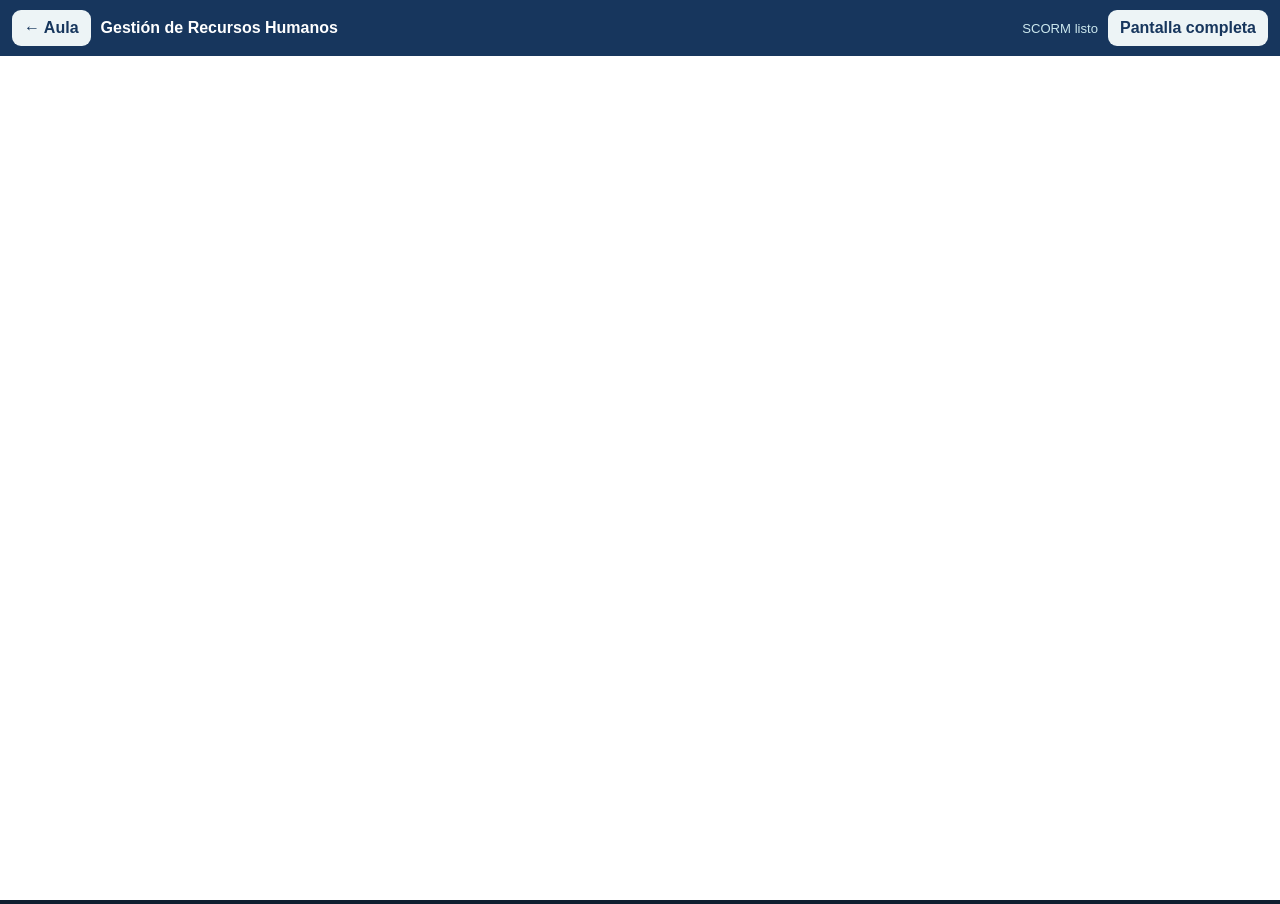
<file: grh0652/ut1.html>
<!doctype html><html lang="es"><head><meta charset="utf-8"><meta http-equiv="refresh" content="0;url=player.html"><title>Redirigiendo al reproductor SCORM</title></head><body><p><a href="player.html">Abrir reproductor SCORM</a></p></body></html>
</file>
<file: grh0652/scorm/ut1/assets/style.css>
:root{--navy:#17365d;--blue:#2f5597;--teal:#168c9e;--green:#2e7d5b;--amber:#e5a72d;--red:#b54343;--bg:#f4f6f8;--ink:#202b33;--muted:#667782}
*{box-sizing:border-box}html{scroll-behavior:smooth}body{margin:0;font-family:Inter,Segoe UI,Arial,sans-serif;background:var(--bg);color:var(--ink)}button,input,select{font:inherit}
.launch-overlay{position:fixed;inset:0;z-index:1000;background:linear-gradient(130deg,#17365df4,#0b6c7bf4);display:grid;place-items:center;padding:24px}.launch-overlay.hidden{display:none}.launch-card{max-width:720px;background:#fff;color:var(--ink);border-radius:26px;padding:34px;box-shadow:0 24px 70px #0005;text-align:center}.launch-card h1{color:var(--navy);font-size:clamp(2rem,5vw,3.4rem)}.eyebrow{font-size:.78rem;font-weight:900;color:var(--teal);letter-spacing:.1em}
.app{min-height:100vh;display:grid;grid-template-columns:310px 1fr}.sidebar{position:sticky;top:0;height:100vh;overflow:auto;background:#102b49;color:#fff;padding:20px 14px}.sidebar h2{font-size:1.12rem}.brand{font-weight:900;font-size:1.13rem}.unit-tag{display:inline-block;margin:10px 0;padding:5px 9px;border-radius:999px;background:#168c9e;font-weight:900;font-size:.76rem}.nav-group{margin:18px 8px 6px;color:#8fc9d3;font-size:.72rem;text-transform:uppercase;font-weight:900;letter-spacing:.08em}.nav-btn{display:block;width:100%;text-align:left;border:0;background:transparent;color:#eaf4f6;padding:9px 10px;border-radius:9px;cursor:pointer;font-size:.88rem}.nav-btn:hover,.nav-btn.active{background:#ffffff18}.content{min-width:0}.topbar{position:sticky;top:0;z-index:30;background:#fff;border-bottom:1px solid #dce5ea;min-height:58px;display:flex;align-items:center;justify-content:space-between;padding:9px 18px;gap:10px}.topbar .mode{display:block;font-size:.75rem;color:var(--muted)}.top-actions{display:flex;gap:8px}.icon-btn{display:none}
main{max-width:1100px;margin:auto;padding:22px}.screen{display:none}.screen.active{display:block}.hero{background:linear-gradient(125deg,var(--navy),#0e7482);color:#fff;border-radius:22px;padding:28px;margin-bottom:18px}.hero.compact{padding:20px 24px}.hero h1{font-size:clamp(1.8rem,4vw,3rem);margin:.25em 0}.hero p{line-height:1.55}.pill{display:inline-block;margin:0 5px 5px 0;padding:6px 10px;background:#ffffff22;border-radius:999px;font-size:.78rem;font-weight:900}
.card{background:#fff;border:1px solid #dce6eb;border-radius:18px;padding:20px;margin:14px 0;box-shadow:0 7px 25px #17365d0b}.lesson-body{line-height:1.65}.lesson-body h1,.lesson-body h2,.lesson-body h3{color:var(--navy)}.lesson-body table{width:100%;border-collapse:collapse;margin:18px 0}.lesson-body th,.lesson-body td{border:1px solid #d5e0e5;padding:10px;text-align:left;vertical-align:top}.lesson-body thead th{background:#eaf2f7;color:var(--navy)}.lesson-body img{max-width:100%;height:auto}.notice{border-left:5px solid var(--teal);background:#eaf7f7;border-radius:12px;padding:14px 16px;margin:14px 0}.actions{display:flex;gap:10px;justify-content:flex-end;margin:18px 0}.btn{border:0;border-radius:10px;padding:10px 14px;font-weight:900;cursor:pointer}.btn.primary,.primary{background:var(--navy);color:#fff}.btn.secondary,.secondary{background:#e6eff4;color:var(--navy)}.btn.danger,.danger{background:#a44242;color:#fff}.btn.tiny{padding:8px 10px;font-size:.82rem}.btn.big{padding:14px 18px;font-size:1rem}.hidden{display:none!important}
.mini-stat{display:grid;grid-template-columns:repeat(4,1fr);gap:10px}.mini-stat>div{background:#fff;border:1px solid #dce6eb;padding:15px;border-radius:14px;text-align:center}.mini-stat strong{display:block;font-size:1.7rem;color:var(--navy)}
.ce-table>div{display:grid;grid-template-columns:52px 1fr;gap:8px;padding:9px 0;border-bottom:1px solid #e7eef1}.ce-table b{color:var(--teal)}
.pdf-box{display:flex;align-items:center;justify-content:space-between;gap:14px;background:#fff;border:1px solid #dce6eb;padding:16px;border-radius:14px}.info-grid{display:grid;grid-template-columns:repeat(auto-fit,minmax(260px,1fr));gap:14px}.info-card{background:#fff;border:1px solid #dce6eb;border-radius:16px;padding:10px;margin:0;overflow:hidden}.info-card img{width:100%;aspect-ratio:16/9;object-fit:cover;border-radius:11px;background:#eaf2f7}.info-card figcaption{padding:10px 4px 4px;font-weight:900;color:var(--navy)}
.criteria-grid{display:grid;grid-template-columns:repeat(auto-fit,minmax(240px,1fr));gap:12px}.criterion-card{background:#fff;border:1px solid #dce6eb;border-radius:16px;padding:16px;text-align:left;cursor:pointer}.criterion-card:hover{border-color:var(--teal);transform:translateY(-1px)}.criterion-code{display:inline-block;color:#fff;background:var(--teal);padding:5px 8px;border-radius:8px;font-weight:900;margin-bottom:8px}.criterion-card strong{display:block;color:var(--navy)}.criterion-card small{display:block;margin:6px 0;color:var(--muted)}
.progress-box{margin-top:20px;font-size:.78rem}.bar,.mini-bar{height:8px;background:#ffffff22;border-radius:999px;overflow:hidden}.mini-bar{background:#dfe9ed;margin:8px 0}.bar span,.mini-bar i{display:block;height:100%;background:#45c1ab;width:0}.stats{display:flex;justify-content:space-between;gap:8px;margin-top:8px}.criterion-progress{background:#fff;border:1px solid #dce6eb;padding:12px 15px;border-radius:13px;margin-bottom:14px}
.exercise-grid{display:grid;gap:14px}.exercise{background:#fff;border:1px solid #dce6eb;border-radius:17px;padding:18px}.exercise.done{border-color:#8dccaa;background:#fbfffc}.exercise h3{margin-top:0;color:var(--navy)}.exercise .type{font-size:.72rem;text-transform:uppercase;font-weight:900;color:var(--teal)}.option{display:block;padding:10px 12px;margin:7px 0;border:1px solid #d8e3e8;border-radius:10px;cursor:pointer}.option:hover{background:#f1f7f8}.feedback{margin-top:10px;padding:11px 12px;border-radius:10px}.feedback.ok{background:#e9f6ee;color:#205e42}.feedback.bad{background:#fff0f0;color:#8b3030}.order-list{list-style:none;padding:0}.order-item{display:flex;align-items:center;gap:8px;background:#f6f9fa;border:1px solid #dce6eb;border-radius:10px;padding:9px;margin:7px 0}.order-item span{flex:1}.move{padding:5px 8px;border:0;border-radius:7px;background:#dfeaf0;color:var(--navy);cursor:pointer}.match-row{display:grid;grid-template-columns:1fr 1fr;gap:10px;align-items:center;margin:8px 0}.match-row select{padding:9px;border:1px solid #cbd9e0;border-radius:9px}
.exam-box{display:grid;gap:12px}.question{background:#fff;border:1px solid #dce6eb;border-radius:16px;padding:17px}.question.correct{border-color:#80c69e}.question.wrong{border-color:#dc9292}.qnum{font-size:.75rem;color:var(--teal);font-weight:900}.exam-result{background:#fff;border:1px solid #dce6eb;border-radius:18px;padding:22px;margin-top:18px}.score-big{font-size:3rem;color:var(--navy);font-weight:900}.result-grid{display:grid;grid-template-columns:repeat(auto-fit,minmax(130px,1fr));gap:8px}.result-grid div{background:#f4f8f9;border-radius:11px;padding:10px;text-align:center}
.source-list li{margin:8px 0}.inline-diagram{margin:16px auto;max-width:850px;background:linear-gradient(135deg,#edf6fa,#edf8f3);border:1px solid #cfe0e7;border-radius:18px;padding:22px;color:var(--navy);font-weight:800;text-align:center}
body.exam-mode .sidebar{pointer-events:none;opacity:.45}body.exam-mode #exitBtn{display:none}
@media(max-width:850px){.app{grid-template-columns:1fr}.sidebar{position:fixed;z-index:80;left:-330px;width:310px;transition:.2s}.sidebar.open{left:0}.icon-btn{display:inline-block}.mini-stat{grid-template-columns:repeat(2,1fr)}.top-actions{flex-wrap:wrap}.match-row{grid-template-columns:1fr}.pdf-box{display:block}.pdf-box .btn{margin-top:10px}}

/* Estado de respuesta seleccionada: visible antes de corregir/enviar */
.option:has(input[type="radio"]:checked),
.option:has(input[type="checkbox"]:checked){
  background:#dff3f1;
  border-color:#16877f;
  box-shadow:0 0 0 2px rgba(22,135,127,.18);
  color:var(--navy);
  font-weight:800;
}
.option:has(input[type="radio"]:focus-visible),
.option:has(input[type="checkbox"]:focus-visible){
  outline:3px solid rgba(22,135,127,.28);
  outline-offset:2px;
}
.option input[type="radio"],
.option input[type="checkbox"]{accent-color:#16877f}

/* Respuestas: disposición amplia, legible y táctil */
.question .option,
.exercise .option{
  display:flex;
  align-items:flex-start;
  gap:12px;
  width:100%;
  box-sizing:border-box;
  margin:11px 0;
  padding:14px 16px;
  min-height:50px;
  line-height:1.45;
  background:#fff;
  border:1px solid #d8e3e8;
  border-radius:12px;
  cursor:pointer;
  transition:background .15s ease,border-color .15s ease,box-shadow .15s ease,transform .15s ease;
}
.question .option:hover,
.exercise .option:hover{
  background:#f4f9fa;
  border-color:#abcbd0;
}
.question .option input[type="radio"],
.question .option input[type="checkbox"],
.exercise .option input[type="radio"],
.exercise .option input[type="checkbox"]{
  flex:0 0 auto;
  width:18px;
  height:18px;
  margin:2px 2px 0 0;
}
.question .option + .option,
.exercise .option + .option{margin-top:11px}
.question p + .option,
.exercise p + .option{margin-top:16px}
@media(max-width:600px){
  .question .option,.exercise .option{padding:13px 14px;gap:10px;margin:10px 0;line-height:1.4}
}

/* Laboratorio visual de contratos */
.contract-form{max-width:1000px;margin:20px auto;background:#fff;border:2px solid #263b48;border-radius:4px;overflow:hidden;box-shadow:0 8px 24px rgba(20,45,58,.10)}
.contract-title{padding:13px 16px;text-align:center;font-weight:900;background:#edf2f4;border-bottom:2px solid #263b48;letter-spacing:.025em}
.contract-meta{display:grid;grid-template-columns:repeat(2,minmax(0,1fr));border-bottom:1px solid #627782}.contract-meta span{padding:9px 13px;border-right:1px solid #c2cdd2}
.contract-form h3{margin:0;padding:9px 14px;background:#f1f5f6;border-top:1px solid #627782;border-bottom:1px solid #627782;font-size:.9rem}
.contract-row{display:grid;grid-template-columns:minmax(260px,1fr) minmax(280px,1.25fr);align-items:center;border-bottom:1px solid #d5dee2;min-height:46px}.contract-row>label{padding:9px 14px;font-weight:700}.contract-row input,.contract-row select,.contract-row textarea{width:calc(100% - 20px);margin:6px 10px;padding:9px 10px;border:1px solid #9fb0b8;border-radius:3px;background:#fff;font:inherit;box-sizing:border-box}.contract-row textarea{min-height:70px;resize:vertical}.contract-row input:focus,.contract-row select:focus,.contract-row textarea:focus{outline:3px solid rgba(22,135,127,.2);border-color:#16877f}.contract-form .btn{margin:16px}.contract-form .feedback{margin:0 16px 16px}.contract-help{position:fixed;z-index:9999;max-width:380px;padding:13px 15px;background:#173441;color:#fff;border-radius:12px;box-shadow:0 10px 32px rgba(0,0,0,.24);font-size:.9rem;line-height:1.45;pointer-events:none}.contract-help::before{content:"";position:absolute;top:-7px;left:20px;border-width:0 7px 7px;border-style:solid;border-color:transparent transparent #173441}.contract-help b{display:block;margin-bottom:4px;color:#dff3f1}.contract-help .hint-source{display:block;margin-top:6px;color:#d7e9ed}.contract-help .hint-error{display:block;margin-top:6px;color:#ffd9a8}.contract-form input,.contract-form select,.contract-form textarea{cursor:help}.contract-example{max-width:1000px;margin:18px auto;border:2px solid #263b48;background:#fff}.contract-example .doc-head{text-align:center;font-weight:900;padding:12px;background:#edf2f4;border-bottom:2px solid #263b48}.contract-example table{width:100%;border-collapse:collapse}.contract-example th,.contract-example td{padding:8px 11px;border:1px solid #cbd5da;text-align:left}.contract-example th{width:34%;background:#f1f5f6}.contract-example .explanation{padding:12px 14px;background:#fbfcfc;line-height:1.5}
@media(max-width:700px){.contract-meta,.contract-row{grid-template-columns:1fr}.contract-row input,.contract-row select,.contract-row textarea{width:calc(100% - 28px);margin:0 14px 10px}}

/* Apariencia de impreso administrativo inspirada en la organización del SEPE */
.sepe-like{font-family:Arial,Helvetica,sans-serif;border-color:#111}.sepe-band{padding:7px 12px;background:#fff3cd;border-bottom:1px solid #111;text-align:center;font-size:.76rem;font-weight:800;letter-spacing:.04em}.sepe-like .contract-title{background:#fff;color:#111;border-bottom:2px solid #111;font-size:1.15rem}.sepe-code{display:grid;grid-template-columns:1fr 1fr;border-bottom:1px solid #111}.sepe-code span{padding:8px 12px;border-right:1px solid #111;font-size:.82rem;font-weight:700}.sepe-code input{width:90px;margin-left:8px;border:1px solid #777;padding:5px}.sepe-like h3{background:#e8e8e8;color:#111;border-color:#111;font-size:.8rem}.sepe-grid{display:grid;grid-template-columns:repeat(3,minmax(0,1fr));border-bottom:1px solid #111}.sepe-grid label{padding:7px 9px;border-right:1px solid #777;border-bottom:1px solid #aaa;font-size:.72rem;font-weight:800;text-transform:uppercase}.sepe-grid input{display:block;width:100%;margin:5px 0 0;padding:7px;border:1px solid #777;box-sizing:border-box;font-size:.9rem;text-transform:none}.contract-clause{padding:10px 12px;border-bottom:1px solid #777;line-height:1.65;font-size:.88rem}.contract-clause input{min-width:170px;max-width:100%;padding:6px 7px;margin:2px 4px;border:1px solid #777}.contract-clause textarea{display:block;width:calc(100% - 8px);min-height:58px;margin:7px 4px;padding:7px;border:1px solid #777;box-sizing:border-box}.sepe-sign{display:grid;grid-template-columns:1.4fr 1fr 1fr;min-height:90px;border-bottom:1px solid #111}.sepe-sign div{padding:10px;border-right:1px solid #111;font-size:.76rem;font-weight:700}.sepe-like input:focus,.sepe-like textarea:focus{outline:3px solid rgba(22,135,127,.2);border-color:#16877f}
@media(max-width:760px){.sepe-grid{grid-template-columns:1fr 1fr}.sepe-code,.sepe-sign{grid-template-columns:1fr}.sepe-sign div{min-height:42px}}

/* Visor común de infografías: doble clic/tap abre a pantalla completa */
.info-card img,.lesson-body img{cursor:zoom-in}.infographic-viewer{position:fixed;inset:0;z-index:5000;background:#07111bea;display:none;align-items:center;justify-content:center;padding:18px}.infographic-viewer.open{display:flex}.infographic-viewer img{max-width:100%;max-height:100%;width:auto;height:auto;object-fit:contain}.infographic-viewer button{position:absolute;top:14px;right:14px;z-index:2;background:#fff;color:#17365d;border:0;border-radius:999px;padding:10px 14px;font-weight:900;cursor:pointer}.infographic-viewer .hint{position:absolute;left:16px;bottom:12px;color:#fff;font-size:.8rem;background:#0008;padding:6px 9px;border-radius:8px}
</file>
<file: grh0652/scorm/ut2/assets/style.css>
:root{--navy:#17365d;--blue:#2f5597;--teal:#168c9e;--green:#2e7d5b;--amber:#e5a72d;--red:#b54343;--bg:#f4f6f8;--ink:#202b33;--muted:#667782}
*{box-sizing:border-box}html{scroll-behavior:smooth}body{margin:0;font-family:Inter,Segoe UI,Arial,sans-serif;background:var(--bg);color:var(--ink)}button,input,select{font:inherit}
.launch-overlay{position:fixed;inset:0;z-index:1000;background:linear-gradient(130deg,#17365df4,#0b6c7bf4);display:grid;place-items:center;padding:24px}.launch-overlay.hidden{display:none}.launch-card{max-width:720px;background:#fff;color:var(--ink);border-radius:26px;padding:34px;box-shadow:0 24px 70px #0005;text-align:center}.launch-card h1{color:var(--navy);font-size:clamp(2rem,5vw,3.4rem)}.eyebrow{font-size:.78rem;font-weight:900;color:var(--teal);letter-spacing:.1em}
.app{min-height:100vh;display:grid;grid-template-columns:310px 1fr}.sidebar{position:sticky;top:0;height:100vh;overflow:auto;background:#102b49;color:#fff;padding:20px 14px}.sidebar h2{font-size:1.12rem}.brand{font-weight:900;font-size:1.13rem}.unit-tag{display:inline-block;margin:10px 0;padding:5px 9px;border-radius:999px;background:#168c9e;font-weight:900;font-size:.76rem}.nav-group{margin:18px 8px 6px;color:#8fc9d3;font-size:.72rem;text-transform:uppercase;font-weight:900;letter-spacing:.08em}.nav-btn{display:block;width:100%;text-align:left;border:0;background:transparent;color:#eaf4f6;padding:9px 10px;border-radius:9px;cursor:pointer;font-size:.88rem}.nav-btn:hover,.nav-btn.active{background:#ffffff18}.content{min-width:0}.topbar{position:sticky;top:0;z-index:30;background:#fff;border-bottom:1px solid #dce5ea;min-height:58px;display:flex;align-items:center;justify-content:space-between;padding:9px 18px;gap:10px}.topbar .mode{display:block;font-size:.75rem;color:var(--muted)}.top-actions{display:flex;gap:8px}.icon-btn{display:none}
main{max-width:1100px;margin:auto;padding:22px}.screen{display:none}.screen.active{display:block}.hero{background:linear-gradient(125deg,var(--navy),#0e7482);color:#fff;border-radius:22px;padding:28px;margin-bottom:18px}.hero.compact{padding:20px 24px}.hero h1{font-size:clamp(1.8rem,4vw,3rem);margin:.25em 0}.hero p{line-height:1.55}.pill{display:inline-block;margin:0 5px 5px 0;padding:6px 10px;background:#ffffff22;border-radius:999px;font-size:.78rem;font-weight:900}
.card{background:#fff;border:1px solid #dce6eb;border-radius:18px;padding:20px;margin:14px 0;box-shadow:0 7px 25px #17365d0b}.lesson-body{line-height:1.65}.lesson-body h1,.lesson-body h2,.lesson-body h3{color:var(--navy)}.lesson-body table{width:100%;border-collapse:collapse;margin:18px 0}.lesson-body th,.lesson-body td{border:1px solid #d5e0e5;padding:10px;text-align:left;vertical-align:top}.lesson-body thead th{background:#eaf2f7;color:var(--navy)}.lesson-body img{max-width:100%;height:auto}.notice{border-left:5px solid var(--teal);background:#eaf7f7;border-radius:12px;padding:14px 16px;margin:14px 0}.actions{display:flex;gap:10px;justify-content:flex-end;margin:18px 0}.btn{border:0;border-radius:10px;padding:10px 14px;font-weight:900;cursor:pointer}.btn.primary,.primary{background:var(--navy);color:#fff}.btn.secondary,.secondary{background:#e6eff4;color:var(--navy)}.btn.danger,.danger{background:#a44242;color:#fff}.btn.tiny{padding:8px 10px;font-size:.82rem}.btn.big{padding:14px 18px;font-size:1rem}.hidden{display:none!important}
.mini-stat{display:grid;grid-template-columns:repeat(4,1fr);gap:10px}.mini-stat>div{background:#fff;border:1px solid #dce6eb;padding:15px;border-radius:14px;text-align:center}.mini-stat strong{display:block;font-size:1.7rem;color:var(--navy)}
.ce-table>div{display:grid;grid-template-columns:52px 1fr;gap:8px;padding:9px 0;border-bottom:1px solid #e7eef1}.ce-table b{color:var(--teal)}
.pdf-box{display:flex;align-items:center;justify-content:space-between;gap:14px;background:#fff;border:1px solid #dce6eb;padding:16px;border-radius:14px}.info-grid{display:grid;grid-template-columns:repeat(auto-fit,minmax(260px,1fr));gap:14px}.info-card{background:#fff;border:1px solid #dce6eb;border-radius:16px;padding:10px;margin:0;overflow:hidden}.info-card img{width:100%;aspect-ratio:16/9;object-fit:cover;border-radius:11px;background:#eaf2f7}.info-card figcaption{padding:10px 4px 4px;font-weight:900;color:var(--navy)}
.criteria-grid{display:grid;grid-template-columns:repeat(auto-fit,minmax(240px,1fr));gap:12px}.criterion-card{background:#fff;border:1px solid #dce6eb;border-radius:16px;padding:16px;text-align:left;cursor:pointer}.criterion-card:hover{border-color:var(--teal);transform:translateY(-1px)}.criterion-code{display:inline-block;color:#fff;background:var(--teal);padding:5px 8px;border-radius:8px;font-weight:900;margin-bottom:8px}.criterion-card strong{display:block;color:var(--navy)}.criterion-card small{display:block;margin:6px 0;color:var(--muted)}
.progress-box{margin-top:20px;font-size:.78rem}.bar,.mini-bar{height:8px;background:#ffffff22;border-radius:999px;overflow:hidden}.mini-bar{background:#dfe9ed;margin:8px 0}.bar span,.mini-bar i{display:block;height:100%;background:#45c1ab;width:0}.stats{display:flex;justify-content:space-between;gap:8px;margin-top:8px}.criterion-progress{background:#fff;border:1px solid #dce6eb;padding:12px 15px;border-radius:13px;margin-bottom:14px}
.exercise-grid{display:grid;gap:14px}.exercise{background:#fff;border:1px solid #dce6eb;border-radius:17px;padding:18px}.exercise.done{border-color:#8dccaa;background:#fbfffc}.exercise h3{margin-top:0;color:var(--navy)}.exercise .type{font-size:.72rem;text-transform:uppercase;font-weight:900;color:var(--teal)}.option{display:block;padding:10px 12px;margin:7px 0;border:1px solid #d8e3e8;border-radius:10px;cursor:pointer}.option:hover{background:#f1f7f8}.feedback{margin-top:10px;padding:11px 12px;border-radius:10px}.feedback.ok{background:#e9f6ee;color:#205e42}.feedback.bad{background:#fff0f0;color:#8b3030}.order-list{list-style:none;padding:0}.order-item{display:flex;align-items:center;gap:8px;background:#f6f9fa;border:1px solid #dce6eb;border-radius:10px;padding:9px;margin:7px 0}.order-item span{flex:1}.move{padding:5px 8px;border:0;border-radius:7px;background:#dfeaf0;color:var(--navy);cursor:pointer}.match-row{display:grid;grid-template-columns:1fr 1fr;gap:10px;align-items:center;margin:8px 0}.match-row select{padding:9px;border:1px solid #cbd9e0;border-radius:9px}
.exam-box{display:grid;gap:12px}.question{background:#fff;border:1px solid #dce6eb;border-radius:16px;padding:17px}.question.correct{border-color:#80c69e}.question.wrong{border-color:#dc9292}.qnum{font-size:.75rem;color:var(--teal);font-weight:900}.exam-result{background:#fff;border:1px solid #dce6eb;border-radius:18px;padding:22px;margin-top:18px}.score-big{font-size:3rem;color:var(--navy);font-weight:900}.result-grid{display:grid;grid-template-columns:repeat(auto-fit,minmax(130px,1fr));gap:8px}.result-grid div{background:#f4f8f9;border-radius:11px;padding:10px;text-align:center}
.source-list li{margin:8px 0}.inline-diagram{margin:16px auto;max-width:850px;background:linear-gradient(135deg,#edf6fa,#edf8f3);border:1px solid #cfe0e7;border-radius:18px;padding:22px;color:var(--navy);font-weight:800;text-align:center}
body.exam-mode .sidebar{pointer-events:none;opacity:.45}body.exam-mode #exitBtn{display:none}
@media(max-width:850px){.app{grid-template-columns:1fr}.sidebar{position:fixed;z-index:80;left:-330px;width:310px;transition:.2s}.sidebar.open{left:0}.icon-btn{display:inline-block}.mini-stat{grid-template-columns:repeat(2,1fr)}.top-actions{flex-wrap:wrap}.match-row{grid-template-columns:1fr}.pdf-box{display:block}.pdf-box .btn{margin-top:10px}}

/* Estado de respuesta seleccionada: visible antes de corregir/enviar */
.option:has(input[type="radio"]:checked),
.option:has(input[type="checkbox"]:checked){
  background:#dff3f1;
  border-color:#16877f;
  box-shadow:0 0 0 2px rgba(22,135,127,.18);
  color:var(--navy);
  font-weight:800;
}
.option:has(input[type="radio"]:focus-visible),
.option:has(input[type="checkbox"]:focus-visible){
  outline:3px solid rgba(22,135,127,.28);
  outline-offset:2px;
}
.option input[type="radio"],
.option input[type="checkbox"]{accent-color:#16877f}

/* Respuestas: disposición amplia, legible y táctil */
.question .option,
.exercise .option{
  display:flex;
  align-items:flex-start;
  gap:12px;
  width:100%;
  box-sizing:border-box;
  margin:11px 0;
  padding:14px 16px;
  min-height:50px;
  line-height:1.45;
  background:#fff;
  border:1px solid #d8e3e8;
  border-radius:12px;
  cursor:pointer;
  transition:background .15s ease,border-color .15s ease,box-shadow .15s ease,transform .15s ease;
}
.question .option:hover,
.exercise .option:hover{
  background:#f4f9fa;
  border-color:#abcbd0;
}
.question .option input[type="radio"],
.question .option input[type="checkbox"],
.exercise .option input[type="radio"],
.exercise .option input[type="checkbox"]{
  flex:0 0 auto;
  width:18px;
  height:18px;
  margin:2px 2px 0 0;
}
.question .option + .option,
.exercise .option + .option{margin-top:11px}
.question p + .option,
.exercise p + .option{margin-top:16px}
@media(max-width:600px){
  .question .option,.exercise .option{padding:13px 14px;gap:10px;margin:10px 0;line-height:1.4}
}

/* Visor común de infografías: doble clic/tap abre a pantalla completa */
.info-card img,.lesson-body img{cursor:zoom-in}.infographic-viewer{position:fixed;inset:0;z-index:5000;background:#07111bea;display:none;align-items:center;justify-content:center;padding:18px}.infographic-viewer.open{display:flex}.infographic-viewer img{max-width:100%;max-height:100%;width:auto;height:auto;object-fit:contain}.infographic-viewer button{position:absolute;top:14px;right:14px;z-index:2;background:#fff;color:#17365d;border:0;border-radius:999px;padding:10px 14px;font-weight:900;cursor:pointer}.infographic-viewer .hint{position:absolute;left:16px;bottom:12px;color:#fff;font-size:.8rem;background:#0008;padding:6px 9px;border-radius:8px}
</file>
<file: grh0652/scorm/ut3/assets/style.css>
:root{--navy:#17365d;--blue:#2f5597;--teal:#168c9e;--green:#2e7d5b;--amber:#e5a72d;--red:#b54343;--bg:#f4f6f8;--ink:#202b33;--muted:#667782}
*{box-sizing:border-box}html{scroll-behavior:smooth}body{margin:0;font-family:Inter,Segoe UI,Arial,sans-serif;background:var(--bg);color:var(--ink)}button,input,select{font:inherit}
.launch-overlay{position:fixed;inset:0;z-index:1000;background:linear-gradient(130deg,#17365df4,#0b6c7bf4);display:grid;place-items:center;padding:24px}.launch-overlay.hidden{display:none}.launch-card{max-width:720px;background:#fff;color:var(--ink);border-radius:26px;padding:34px;box-shadow:0 24px 70px #0005;text-align:center}.launch-card h1{color:var(--navy);font-size:clamp(2rem,5vw,3.4rem)}.eyebrow{font-size:.78rem;font-weight:900;color:var(--teal);letter-spacing:.1em}
.app{min-height:100vh;display:grid;grid-template-columns:310px 1fr}.sidebar{position:sticky;top:0;height:100vh;overflow:auto;background:#102b49;color:#fff;padding:20px 14px}.sidebar h2{font-size:1.12rem}.brand{font-weight:900;font-size:1.13rem}.unit-tag{display:inline-block;margin:10px 0;padding:5px 9px;border-radius:999px;background:#168c9e;font-weight:900;font-size:.76rem}.nav-group{margin:18px 8px 6px;color:#8fc9d3;font-size:.72rem;text-transform:uppercase;font-weight:900;letter-spacing:.08em}.nav-btn{display:block;width:100%;text-align:left;border:0;background:transparent;color:#eaf4f6;padding:9px 10px;border-radius:9px;cursor:pointer;font-size:.88rem}.nav-btn:hover,.nav-btn.active{background:#ffffff18}.content{min-width:0}.topbar{position:sticky;top:0;z-index:30;background:#fff;border-bottom:1px solid #dce5ea;min-height:58px;display:flex;align-items:center;justify-content:space-between;padding:9px 18px;gap:10px}.topbar .mode{display:block;font-size:.75rem;color:var(--muted)}.top-actions{display:flex;gap:8px}.icon-btn{display:none}
main{max-width:1100px;margin:auto;padding:22px}.screen{display:none}.screen.active{display:block}.hero{background:linear-gradient(125deg,var(--navy),#0e7482);color:#fff;border-radius:22px;padding:28px;margin-bottom:18px}.hero.compact{padding:20px 24px}.hero h1{font-size:clamp(1.8rem,4vw,3rem);margin:.25em 0}.hero p{line-height:1.55}.pill{display:inline-block;margin:0 5px 5px 0;padding:6px 10px;background:#ffffff22;border-radius:999px;font-size:.78rem;font-weight:900}
.card{background:#fff;border:1px solid #dce6eb;border-radius:18px;padding:20px;margin:14px 0;box-shadow:0 7px 25px #17365d0b}.lesson-body{line-height:1.65}.lesson-body h1,.lesson-body h2,.lesson-body h3{color:var(--navy)}.lesson-body table{width:100%;border-collapse:collapse;margin:18px 0}.lesson-body th,.lesson-body td{border:1px solid #d5e0e5;padding:10px;text-align:left;vertical-align:top}.lesson-body thead th{background:#eaf2f7;color:var(--navy)}.lesson-body img{max-width:100%;height:auto}.notice{border-left:5px solid var(--teal);background:#eaf7f7;border-radius:12px;padding:14px 16px;margin:14px 0}.actions{display:flex;gap:10px;justify-content:flex-end;margin:18px 0}.btn{border:0;border-radius:10px;padding:10px 14px;font-weight:900;cursor:pointer}.btn.primary,.primary{background:var(--navy);color:#fff}.btn.secondary,.secondary{background:#e6eff4;color:var(--navy)}.btn.danger,.danger{background:#a44242;color:#fff}.btn.tiny{padding:8px 10px;font-size:.82rem}.btn.big{padding:14px 18px;font-size:1rem}.hidden{display:none!important}
.mini-stat{display:grid;grid-template-columns:repeat(4,1fr);gap:10px}.mini-stat>div{background:#fff;border:1px solid #dce6eb;padding:15px;border-radius:14px;text-align:center}.mini-stat strong{display:block;font-size:1.7rem;color:var(--navy)}
.ce-table>div{display:grid;grid-template-columns:52px 1fr;gap:8px;padding:9px 0;border-bottom:1px solid #e7eef1}.ce-table b{color:var(--teal)}
.pdf-box{display:flex;align-items:center;justify-content:space-between;gap:14px;background:#fff;border:1px solid #dce6eb;padding:16px;border-radius:14px}.info-grid{display:grid;grid-template-columns:repeat(auto-fit,minmax(260px,1fr));gap:14px}.info-card{background:#fff;border:1px solid #dce6eb;border-radius:16px;padding:10px;margin:0;overflow:hidden}.info-card img{width:100%;aspect-ratio:16/9;object-fit:cover;border-radius:11px;background:#eaf2f7}.info-card figcaption{padding:10px 4px 4px;font-weight:900;color:var(--navy)}
.criteria-grid{display:grid;grid-template-columns:repeat(auto-fit,minmax(240px,1fr));gap:12px}.criterion-card{background:#fff;border:1px solid #dce6eb;border-radius:16px;padding:16px;text-align:left;cursor:pointer}.criterion-card:hover{border-color:var(--teal);transform:translateY(-1px)}.criterion-code{display:inline-block;color:#fff;background:var(--teal);padding:5px 8px;border-radius:8px;font-weight:900;margin-bottom:8px}.criterion-card strong{display:block;color:var(--navy)}.criterion-card small{display:block;margin:6px 0;color:var(--muted)}
.progress-box{margin-top:20px;font-size:.78rem}.bar,.mini-bar{height:8px;background:#ffffff22;border-radius:999px;overflow:hidden}.mini-bar{background:#dfe9ed;margin:8px 0}.bar span,.mini-bar i{display:block;height:100%;background:#45c1ab;width:0}.stats{display:flex;justify-content:space-between;gap:8px;margin-top:8px}.criterion-progress{background:#fff;border:1px solid #dce6eb;padding:12px 15px;border-radius:13px;margin-bottom:14px}
.exercise-grid{display:grid;gap:14px}.exercise{background:#fff;border:1px solid #dce6eb;border-radius:17px;padding:18px}.exercise.done{border-color:#8dccaa;background:#fbfffc}.exercise h3{margin-top:0;color:var(--navy)}.exercise .type{font-size:.72rem;text-transform:uppercase;font-weight:900;color:var(--teal)}.option{display:block;padding:10px 12px;margin:7px 0;border:1px solid #d8e3e8;border-radius:10px;cursor:pointer}.option:hover{background:#f1f7f8}.feedback{margin-top:10px;padding:11px 12px;border-radius:10px}.feedback.ok{background:#e9f6ee;color:#205e42}.feedback.bad{background:#fff0f0;color:#8b3030}.order-list{list-style:none;padding:0}.order-item{display:flex;align-items:center;gap:8px;background:#f6f9fa;border:1px solid #dce6eb;border-radius:10px;padding:9px;margin:7px 0}.order-item span{flex:1}.move{padding:5px 8px;border:0;border-radius:7px;background:#dfeaf0;color:var(--navy);cursor:pointer}.match-row{display:grid;grid-template-columns:1fr 1fr;gap:10px;align-items:center;margin:8px 0}.match-row select{padding:9px;border:1px solid #cbd9e0;border-radius:9px}
.exam-box{display:grid;gap:12px}.question{background:#fff;border:1px solid #dce6eb;border-radius:16px;padding:17px}.question.correct{border-color:#80c69e}.question.wrong{border-color:#dc9292}.qnum{font-size:.75rem;color:var(--teal);font-weight:900}.exam-result{background:#fff;border:1px solid #dce6eb;border-radius:18px;padding:22px;margin-top:18px}.score-big{font-size:3rem;color:var(--navy);font-weight:900}.result-grid{display:grid;grid-template-columns:repeat(auto-fit,minmax(130px,1fr));gap:8px}.result-grid div{background:#f4f8f9;border-radius:11px;padding:10px;text-align:center}
.source-list li{margin:8px 0}.inline-diagram{margin:16px auto;max-width:850px;background:linear-gradient(135deg,#edf6fa,#edf8f3);border:1px solid #cfe0e7;border-radius:18px;padding:22px;color:var(--navy);font-weight:800;text-align:center}
body.exam-mode .sidebar{pointer-events:none;opacity:.45}body.exam-mode #exitBtn{display:none}
@media(max-width:850px){.app{grid-template-columns:1fr}.sidebar{position:fixed;z-index:80;left:-330px;width:310px;transition:.2s}.sidebar.open{left:0}.icon-btn{display:inline-block}.mini-stat{grid-template-columns:repeat(2,1fr)}.top-actions{flex-wrap:wrap}.match-row{grid-template-columns:1fr}.pdf-box{display:block}.pdf-box .btn{margin-top:10px}}

/* Estado de respuesta seleccionada: visible antes de corregir/enviar */
.option:has(input[type="radio"]:checked),
.option:has(input[type="checkbox"]:checked){
  background:#dff3f1;
  border-color:#16877f;
  box-shadow:0 0 0 2px rgba(22,135,127,.18);
  color:var(--navy);
  font-weight:800;
}
.option:has(input[type="radio"]:focus-visible),
.option:has(input[type="checkbox"]:focus-visible){
  outline:3px solid rgba(22,135,127,.28);
  outline-offset:2px;
}
.option input[type="radio"],
.option input[type="checkbox"]{accent-color:#16877f}

/* Respuestas: disposición amplia, legible y táctil */
.question .option,
.exercise .option{
  display:flex;
  align-items:flex-start;
  gap:12px;
  width:100%;
  box-sizing:border-box;
  margin:11px 0;
  padding:14px 16px;
  min-height:50px;
  line-height:1.45;
  background:#fff;
  border:1px solid #d8e3e8;
  border-radius:12px;
  cursor:pointer;
  transition:background .15s ease,border-color .15s ease,box-shadow .15s ease,transform .15s ease;
}
.question .option:hover,
.exercise .option:hover{
  background:#f4f9fa;
  border-color:#abcbd0;
}
.question .option input[type="radio"],
.question .option input[type="checkbox"],
.exercise .option input[type="radio"],
.exercise .option input[type="checkbox"]{
  flex:0 0 auto;
  width:18px;
  height:18px;
  margin:2px 2px 0 0;
}
.question .option + .option,
.exercise .option + .option{margin-top:11px}
.question p + .option,
.exercise p + .option{margin-top:16px}
@media(max-width:600px){
  .question .option,.exercise .option{padding:13px 14px;gap:10px;margin:10px 0;line-height:1.4}
}

/* Visor común de infografías: doble clic/tap abre a pantalla completa */
.info-card img,.lesson-body img{cursor:zoom-in}.infographic-viewer{position:fixed;inset:0;z-index:5000;background:#07111bea;display:none;align-items:center;justify-content:center;padding:18px}.infographic-viewer.open{display:flex}.infographic-viewer img{max-width:100%;max-height:100%;width:auto;height:auto;object-fit:contain}.infographic-viewer button{position:absolute;top:14px;right:14px;z-index:2;background:#fff;color:#17365d;border:0;border-radius:999px;padding:10px 14px;font-weight:900;cursor:pointer}.infographic-viewer .hint{position:absolute;left:16px;bottom:12px;color:#fff;font-size:.8rem;background:#0008;padding:6px 9px;border-radius:8px}
</file>
<file: grh0652/scorm/ut4/assets/style.css>
:root{--navy:#17365d;--blue:#2f5597;--teal:#168c9e;--green:#2e7d5b;--amber:#e5a72d;--red:#b54343;--bg:#f4f6f8;--ink:#202b33;--muted:#667782}
*{box-sizing:border-box}html{scroll-behavior:smooth}body{margin:0;font-family:Inter,Segoe UI,Arial,sans-serif;background:var(--bg);color:var(--ink)}button,input,select{font:inherit}
.launch-overlay{position:fixed;inset:0;z-index:1000;background:linear-gradient(130deg,#17365df4,#0b6c7bf4);display:grid;place-items:center;padding:24px}.launch-overlay.hidden{display:none}.launch-card{max-width:720px;background:#fff;color:var(--ink);border-radius:26px;padding:34px;box-shadow:0 24px 70px #0005;text-align:center}.launch-card h1{color:var(--navy);font-size:clamp(2rem,5vw,3.4rem)}.eyebrow{font-size:.78rem;font-weight:900;color:var(--teal);letter-spacing:.1em}
.app{min-height:100vh;display:grid;grid-template-columns:310px 1fr}.sidebar{position:sticky;top:0;height:100vh;overflow:auto;background:#102b49;color:#fff;padding:20px 14px}.sidebar h2{font-size:1.12rem}.brand{font-weight:900;font-size:1.13rem}.unit-tag{display:inline-block;margin:10px 0;padding:5px 9px;border-radius:999px;background:#168c9e;font-weight:900;font-size:.76rem}.nav-group{margin:18px 8px 6px;color:#8fc9d3;font-size:.72rem;text-transform:uppercase;font-weight:900;letter-spacing:.08em}.nav-btn{display:block;width:100%;text-align:left;border:0;background:transparent;color:#eaf4f6;padding:9px 10px;border-radius:9px;cursor:pointer;font-size:.88rem}.nav-btn:hover,.nav-btn.active{background:#ffffff18}.content{min-width:0}.topbar{position:sticky;top:0;z-index:30;background:#fff;border-bottom:1px solid #dce5ea;min-height:58px;display:flex;align-items:center;justify-content:space-between;padding:9px 18px;gap:10px}.topbar .mode{display:block;font-size:.75rem;color:var(--muted)}.top-actions{display:flex;gap:8px}.icon-btn{display:none}
main{max-width:1100px;margin:auto;padding:22px}.screen{display:none}.screen.active{display:block}.hero{background:linear-gradient(125deg,var(--navy),#0e7482);color:#fff;border-radius:22px;padding:28px;margin-bottom:18px}.hero.compact{padding:20px 24px}.hero h1{font-size:clamp(1.8rem,4vw,3rem);margin:.25em 0}.hero p{line-height:1.55}.pill{display:inline-block;margin:0 5px 5px 0;padding:6px 10px;background:#ffffff22;border-radius:999px;font-size:.78rem;font-weight:900}
.card{background:#fff;border:1px solid #dce6eb;border-radius:18px;padding:20px;margin:14px 0;box-shadow:0 7px 25px #17365d0b}.lesson-body{line-height:1.65}.lesson-body h1,.lesson-body h2,.lesson-body h3{color:var(--navy)}.lesson-body table{width:100%;border-collapse:collapse;margin:18px 0}.lesson-body th,.lesson-body td{border:1px solid #d5e0e5;padding:10px;text-align:left;vertical-align:top}.lesson-body thead th{background:#eaf2f7;color:var(--navy)}.lesson-body img{max-width:100%;height:auto}.notice{border-left:5px solid var(--teal);background:#eaf7f7;border-radius:12px;padding:14px 16px;margin:14px 0}.actions{display:flex;gap:10px;justify-content:flex-end;margin:18px 0}.btn{border:0;border-radius:10px;padding:10px 14px;font-weight:900;cursor:pointer}.btn.primary,.primary{background:var(--navy);color:#fff}.btn.secondary,.secondary{background:#e6eff4;color:var(--navy)}.btn.danger,.danger{background:#a44242;color:#fff}.btn.tiny{padding:8px 10px;font-size:.82rem}.btn.big{padding:14px 18px;font-size:1rem}.hidden{display:none!important}
.mini-stat{display:grid;grid-template-columns:repeat(4,1fr);gap:10px}.mini-stat>div{background:#fff;border:1px solid #dce6eb;padding:15px;border-radius:14px;text-align:center}.mini-stat strong{display:block;font-size:1.7rem;color:var(--navy)}
.ce-table>div{display:grid;grid-template-columns:52px 1fr;gap:8px;padding:9px 0;border-bottom:1px solid #e7eef1}.ce-table b{color:var(--teal)}
.pdf-box{display:flex;align-items:center;justify-content:space-between;gap:14px;background:#fff;border:1px solid #dce6eb;padding:16px;border-radius:14px}.info-grid{display:grid;grid-template-columns:repeat(auto-fit,minmax(260px,1fr));gap:14px}.info-card{background:#fff;border:1px solid #dce6eb;border-radius:16px;padding:10px;margin:0;overflow:hidden}.info-card img{width:100%;aspect-ratio:16/9;object-fit:cover;border-radius:11px;background:#eaf2f7}.info-card figcaption{padding:10px 4px 4px;font-weight:900;color:var(--navy)}
.criteria-grid{display:grid;grid-template-columns:repeat(auto-fit,minmax(240px,1fr));gap:12px}.criterion-card{background:#fff;border:1px solid #dce6eb;border-radius:16px;padding:16px;text-align:left;cursor:pointer}.criterion-card:hover{border-color:var(--teal);transform:translateY(-1px)}.criterion-code{display:inline-block;color:#fff;background:var(--teal);padding:5px 8px;border-radius:8px;font-weight:900;margin-bottom:8px}.criterion-card strong{display:block;color:var(--navy)}.criterion-card small{display:block;margin:6px 0;color:var(--muted)}
.progress-box{margin-top:20px;font-size:.78rem}.bar,.mini-bar{height:8px;background:#ffffff22;border-radius:999px;overflow:hidden}.mini-bar{background:#dfe9ed;margin:8px 0}.bar span,.mini-bar i{display:block;height:100%;background:#45c1ab;width:0}.stats{display:flex;justify-content:space-between;gap:8px;margin-top:8px}.criterion-progress{background:#fff;border:1px solid #dce6eb;padding:12px 15px;border-radius:13px;margin-bottom:14px}
.exercise-grid{display:grid;gap:14px}.exercise{background:#fff;border:1px solid #dce6eb;border-radius:17px;padding:18px}.exercise.done{border-color:#8dccaa;background:#fbfffc}.exercise h3{margin-top:0;color:var(--navy)}.exercise .type{font-size:.72rem;text-transform:uppercase;font-weight:900;color:var(--teal)}.option{display:block;padding:10px 12px;margin:7px 0;border:1px solid #d8e3e8;border-radius:10px;cursor:pointer}.option:hover{background:#f1f7f8}.feedback{margin-top:10px;padding:11px 12px;border-radius:10px}.feedback.ok{background:#e9f6ee;color:#205e42}.feedback.bad{background:#fff0f0;color:#8b3030}.order-list{list-style:none;padding:0}.order-item{display:flex;align-items:center;gap:8px;background:#f6f9fa;border:1px solid #dce6eb;border-radius:10px;padding:9px;margin:7px 0}.order-item span{flex:1}.move{padding:5px 8px;border:0;border-radius:7px;background:#dfeaf0;color:var(--navy);cursor:pointer}.match-row{display:grid;grid-template-columns:1fr 1fr;gap:10px;align-items:center;margin:8px 0}.match-row select{padding:9px;border:1px solid #cbd9e0;border-radius:9px}
.exam-box{display:grid;gap:12px}.question{background:#fff;border:1px solid #dce6eb;border-radius:16px;padding:17px}.question.correct{border-color:#80c69e}.question.wrong{border-color:#dc9292}.qnum{font-size:.75rem;color:var(--teal);font-weight:900}.exam-result{background:#fff;border:1px solid #dce6eb;border-radius:18px;padding:22px;margin-top:18px}.score-big{font-size:3rem;color:var(--navy);font-weight:900}.result-grid{display:grid;grid-template-columns:repeat(auto-fit,minmax(130px,1fr));gap:8px}.result-grid div{background:#f4f8f9;border-radius:11px;padding:10px;text-align:center}
.source-list li{margin:8px 0}.inline-diagram{margin:16px auto;max-width:850px;background:linear-gradient(135deg,#edf6fa,#edf8f3);border:1px solid #cfe0e7;border-radius:18px;padding:22px;color:var(--navy);font-weight:800;text-align:center}
body.exam-mode .sidebar{pointer-events:none;opacity:.45}body.exam-mode #exitBtn{display:none}
@media(max-width:850px){.app{grid-template-columns:1fr}.sidebar{position:fixed;z-index:80;left:-330px;width:310px;transition:.2s}.sidebar.open{left:0}.icon-btn{display:inline-block}.mini-stat{grid-template-columns:repeat(2,1fr)}.top-actions{flex-wrap:wrap}.match-row{grid-template-columns:1fr}.pdf-box{display:block}.pdf-box .btn{margin-top:10px}}

/* Estado de respuesta seleccionada: visible antes de corregir/enviar */
.option:has(input[type="radio"]:checked),
.option:has(input[type="checkbox"]:checked){
  background:#dff3f1;
  border-color:#16877f;
  box-shadow:0 0 0 2px rgba(22,135,127,.18);
  color:var(--navy);
  font-weight:800;
}
.option:has(input[type="radio"]:focus-visible),
.option:has(input[type="checkbox"]:focus-visible){
  outline:3px solid rgba(22,135,127,.28);
  outline-offset:2px;
}
.option input[type="radio"],
.option input[type="checkbox"]{accent-color:#16877f}

/* Respuestas: disposición amplia, legible y táctil */
.question .option,
.exercise .option{
  display:flex;
  align-items:flex-start;
  gap:12px;
  width:100%;
  box-sizing:border-box;
  margin:11px 0;
  padding:14px 16px;
  min-height:50px;
  line-height:1.45;
  background:#fff;
  border:1px solid #d8e3e8;
  border-radius:12px;
  cursor:pointer;
  transition:background .15s ease,border-color .15s ease,box-shadow .15s ease,transform .15s ease;
}
.question .option:hover,
.exercise .option:hover{
  background:#f4f9fa;
  border-color:#abcbd0;
}
.question .option input[type="radio"],
.question .option input[type="checkbox"],
.exercise .option input[type="radio"],
.exercise .option input[type="checkbox"]{
  flex:0 0 auto;
  width:18px;
  height:18px;
  margin:2px 2px 0 0;
}
.question .option + .option,
.exercise .option + .option{margin-top:11px}
.question p + .option,
.exercise p + .option{margin-top:16px}
@media(max-width:600px){
  .question .option,.exercise .option{padding:13px 14px;gap:10px;margin:10px 0;line-height:1.4}
}

/* Nómina visual: documento laboral reconocible */
.payroll-form{max-width:980px;margin:20px auto;background:#fff;border:2px solid #263b48;border-radius:4px;padding:0;overflow:hidden;box-shadow:0 8px 24px rgba(20,45,58,.10)}
.payroll-title{background:#edf2f4;border-bottom:2px solid #263b48;padding:13px 16px;text-align:center;font-weight:900;letter-spacing:.025em;color:#172f3c}
.payroll-meta{display:grid;grid-template-columns:repeat(2,minmax(0,1fr));border-bottom:1px solid #627782}
.payroll-meta span{padding:10px 14px;border-right:1px solid #aebbc1;border-bottom:1px solid #d3dde1;min-height:22px}
.payroll-form h3{margin:0;padding:9px 14px;background:#f1f5f6;border-top:1px solid #627782;border-bottom:1px solid #627782;font-size:.88rem;letter-spacing:.04em;color:#173441}
.payroll-row{display:grid;grid-template-columns:minmax(260px,1fr) 190px;align-items:center;min-height:43px;border-bottom:1px solid #d5dee2}
.payroll-row>span{padding:9px 14px}
.payroll-row input{width:calc(100% - 20px);margin:5px 10px;padding:9px 10px;text-align:right;border:1px solid #9fb0b8;border-radius:3px;background:#fff;font:inherit;box-sizing:border-box}
.payroll-row input:focus{outline:3px solid rgba(22,135,127,.2);border-color:#16877f}
.payroll-row.total{font-weight:900;background:#f8fafb}
.payroll-row.liquid{font-size:1.05rem;font-weight:900;background:#e6f3ef;border-top:2px solid #263b48}
.payroll-form .btn{margin:16px}.payroll-form .feedback{margin:0 16px 16px}
.payroll-example{max-width:980px;margin:18px auto;border:2px solid #263b48;background:#fff;box-shadow:0 6px 20px rgba(20,45,58,.08)}
.payroll-example .doc-head{text-align:center;font-weight:900;padding:12px;border-bottom:2px solid #263b48;background:#edf2f4}
.payroll-example .doc-meta{display:grid;grid-template-columns:1fr 1fr;border-bottom:1px solid #627782}
.payroll-example .doc-meta div{padding:8px 12px;border-right:1px solid #c3cdd2}
.payroll-example table{width:100%;border-collapse:collapse}.payroll-example th,.payroll-example td{padding:8px 11px;border:1px solid #cbd5da;text-align:left}.payroll-example th{background:#f1f5f6}.payroll-example td:last-child,.payroll-example th:last-child{text-align:right}
.payroll-example .net{font-size:1.08rem;font-weight:900;background:#e6f3ef}
.payroll-example .explanation{padding:12px 14px;background:#fbfcfc;border-top:1px solid #9fb0b8;line-height:1.5}
@media(max-width:650px){.payroll-meta,.payroll-example .doc-meta{grid-template-columns:1fr}.payroll-row{grid-template-columns:1fr}.payroll-row input{width:calc(100% - 28px);margin:0 14px 10px}.payroll-example{overflow-x:auto}}

/* Ayuda contextual de campos de nómina */
.payroll-help{position:fixed;z-index:9999;max-width:360px;padding:13px 15px;background:#173441;color:#fff;border-radius:12px;box-shadow:0 10px 32px rgba(0,0,0,.24);font-size:.9rem;line-height:1.45;pointer-events:none}
.payroll-help::before{content:"";position:absolute;top:-7px;left:20px;border-width:0 7px 7px;border-style:solid;border-color:transparent transparent #173441}
.payroll-help b{display:block;margin-bottom:4px;color:#dff3f1}.payroll-help .hint-formula{display:block;margin-top:6px;color:#d7e9ed}.payroll-help .hint-error{display:block;margin-top:6px;color:#ffd9a8}
.payroll-row input[data-pay],.payroll-row input[data-pay2],.payroll-row input[data-pay3],.payroll-row input[data-pay4],.payroll-row input[data-pay5],.payroll-row input[data-pay6],.payroll-row input[data-pay7],.payroll-row input[data-pay8],.payroll-row input[data-rpay]{cursor:help}

/* Visor común de infografías: doble clic/tap abre a pantalla completa */
.info-card img,.lesson-body img{cursor:zoom-in}.infographic-viewer{position:fixed;inset:0;z-index:5000;background:#07111bea;display:none;align-items:center;justify-content:center;padding:18px}.infographic-viewer.open{display:flex}.infographic-viewer img{max-width:100%;max-height:100%;width:auto;height:auto;object-fit:contain}.infographic-viewer button{position:absolute;top:14px;right:14px;z-index:2;background:#fff;color:#17365d;border:0;border-radius:999px;padding:10px 14px;font-weight:900;cursor:pointer}.infographic-viewer .hint{position:absolute;left:16px;bottom:12px;color:#fff;font-size:.8rem;background:#0008;padding:6px 9px;border-radius:8px}
</file>
